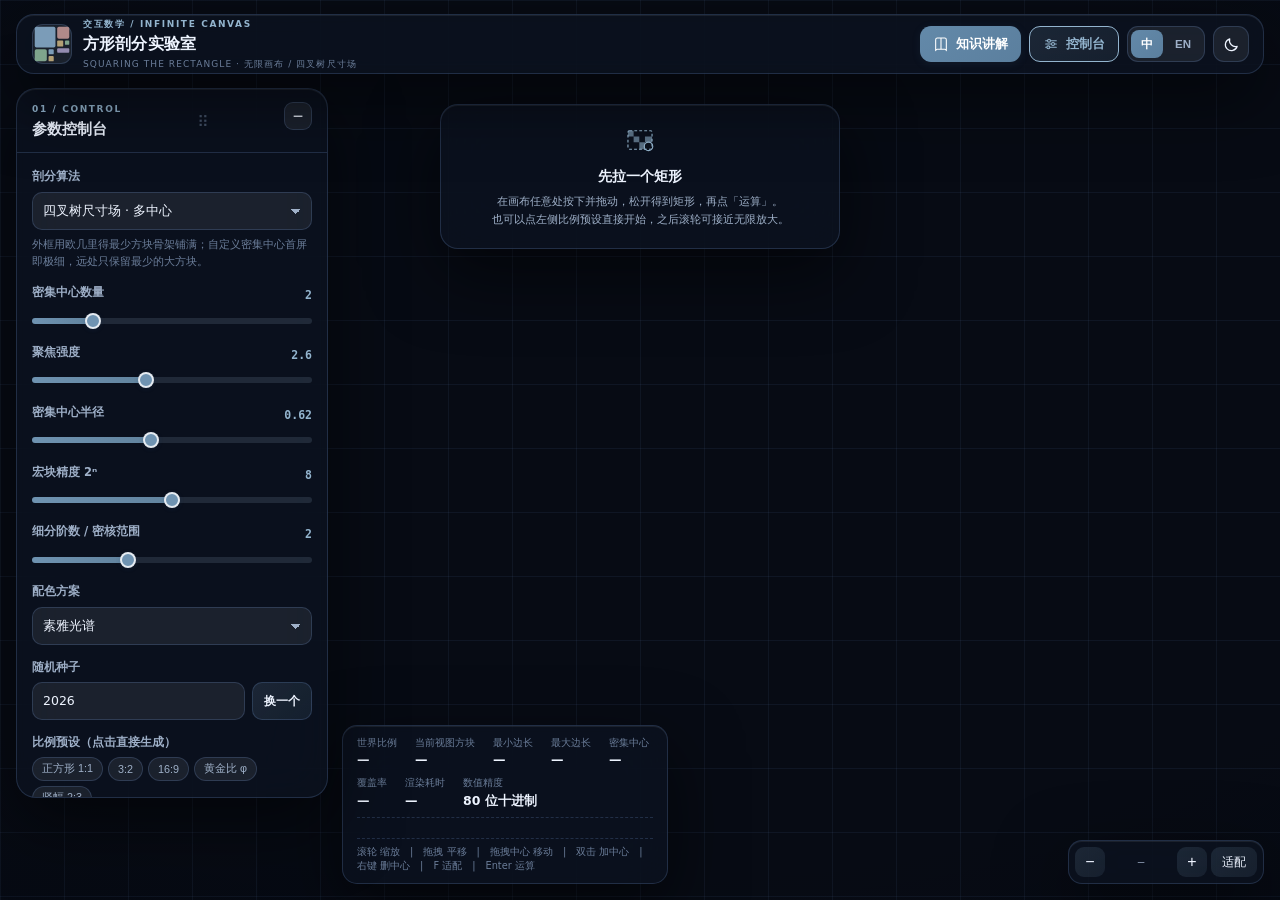
<file: index.html>
<!DOCTYPE html>
<html lang="zh-CN" data-theme="dark">
<head>
  <meta charset="UTF-8">
  <meta name="viewport" content="width=device-width, initial-scale=1, maximum-scale=1, user-scalable=no">
  <meta name="description" content="方形剖分实验室：全屏无限画布，用四叉树尺寸场把任意矩形剖分成大小悬殊的正方形。">
  <title>方形剖分实验室 · 无限画布</title>
  <meta name="theme-color" content="#0d1522">
  <meta name="apple-mobile-web-app-capable" content="yes">
  <meta name="apple-mobile-web-app-status-bar-style" content="black-translucent">
  <link rel="manifest" href="manifest.webmanifest">
  <link rel="icon" type="image/png" href="icons/icon-192.png">
  <link rel="apple-touch-icon" href="icons/icon-192.png">
  <link rel="stylesheet" href="css/style.css?v=13">
</head>
<body>
  <!-- Full-screen canvas -->
  <canvas id="stage" aria-label="Squared rectangle infinite canvas"></canvas>
  <div class="canvas-vignette" aria-hidden="true"></div>

  <!-- Glass top bar -->
  <header class="topbar glass" id="topbar">
    <div class="brand">
      <div class="mark" aria-hidden="true">
        <svg viewBox="0 0 44 44" width="38" height="38">
          <rect x="2"  y="2"  width="24" height="24" rx="2" fill="var(--mark1)"/>
          <rect x="28" y="2"  width="14" height="14" rx="2" fill="var(--mark2)"/>
          <rect x="28" y="18" width="7"  height="7"  rx="1" fill="var(--mark3)"/>
          <rect x="37" y="18" width="5"  height="5"  rx="1" fill="var(--mark4)"/>
          <rect x="28" y="27" width="14" height="5"  rx="1" fill="var(--mark5)"/>
          <rect x="2"  y="28" width="14" height="14" rx="2" fill="var(--mark4)"/>
          <rect x="18" y="28" width="6"  height="6"  rx="1" fill="var(--mark1)"/>
          <rect x="18" y="36" width="6"  height="6"  rx="1" fill="var(--mark3)"/>
        </svg>
      </div>
      <div class="brand-text">
        <span class="eyebrow" data-i18n="brandTag"></span>
        <h1 data-i18n="siteTitle"></h1>
        <span class="brand-sub" data-i18n="siteSubtitle"></span>
      </div>
    </div>
    <div class="top-tools">
      <button type="button" id="btnKnowledge" class="tool-btn grad" data-i18n-title="btnKnowledge">
        <svg viewBox="0 0 24 24" width="16" height="16" aria-hidden="true"><path d="M4 5.5A2.5 2.5 0 0 1 6.5 3H12v17H6.5A2.5 2.5 0 0 0 4 22V5.5Zm16 0A2.5 2.5 0 0 0 17.5 3H12v17h5.5A2.5 2.5 0 0 1 20 22V5.5Z" fill="none" stroke="currentColor" stroke-width="1.6" stroke-linejoin="round"/></svg>
        <span data-i18n="btnKnowledge"></span>
      </button>
      <button type="button" id="btnConsole" class="tool-btn is-active" data-i18n-title="btnConsole">
        <svg viewBox="0 0 24 24" width="16" height="16" aria-hidden="true"><path d="M4 7h16M4 12h16M4 17h16" stroke="currentColor" stroke-width="1.6" stroke-linecap="round"/><circle cx="9" cy="7" r="2.2" fill="var(--glass)" stroke="currentColor" stroke-width="1.6"/><circle cx="15" cy="12" r="2.2" fill="var(--glass)" stroke="currentColor" stroke-width="1.6"/><circle cx="8" cy="17" r="2.2" fill="var(--glass)" stroke="currentColor" stroke-width="1.6"/></svg>
        <span data-i18n="btnConsole"></span>
      </button>
      <button type="button" id="btnInstall" class="tool-btn" hidden data-i18n-title="installApp" aria-label="Install app">
        <svg viewBox="0 0 24 24" width="16" height="16" aria-hidden="true"><path d="M12 3v11m0 0 4-4m-4 4-4-4M4 17v2.5A1.5 1.5 0 0 0 5.5 21h13a1.5 1.5 0 0 0 1.5-1.5V17" fill="none" stroke="currentColor" stroke-width="1.7" stroke-linecap="round" stroke-linejoin="round"/></svg>
        <span data-i18n="installApp"></span>
      </button>
      <div class="seg" role="group" aria-label="Language">
        <button type="button" id="langZh" class="seg-btn is-active">中</button>
        <button type="button" id="langEn" class="seg-btn">EN</button>
      </div>
      <button type="button" id="themeToggle" class="icon-btn" data-i18n-title="themeToggle" data-i18n-aria="themeToggle" aria-label="Toggle theme">
        <svg class="i-moon" viewBox="0 0 24 24" width="17" height="17" aria-hidden="true"><path d="M20 14.5A8.5 8.5 0 0 1 9.5 4a8.5 8.5 0 1 0 10.5 10.5Z" fill="none" stroke="currentColor" stroke-width="1.7" stroke-linejoin="round"/></svg>
        <svg class="i-sun" viewBox="0 0 24 24" width="17" height="17" aria-hidden="true"><circle cx="12" cy="12" r="4" fill="none" stroke="currentColor" stroke-width="1.7"/><path d="M12 2v2m0 16v2M2 12h2m16 0h2M4.9 4.9l1.4 1.4m11.4 11.4 1.4 1.4M19.1 4.9l-1.4 1.4M6.3 17.7l-1.4 1.4" stroke="currentColor" stroke-width="1.7" stroke-linecap="round"/></svg>
      </button>
    </div>
  </header>

  <!-- Control panel: glass popover, collapsible to the top bar -->
  <aside class="console glass" id="console">
    <div class="console-head">
      <div>
        <span class="eyebrow" data-i18n="consoleTag"></span>
        <h2 data-i18n="consoleTitle"></h2>
      </div>
      <span class="drag-hint" aria-hidden="true" title="Drag to move">⠿</span>
      <button type="button" id="consoleCollapse" class="mini-icon" data-i18n-title="collapse" aria-label="Collapse">−</button>
    </div>

    <div class="console-body">
      <div class="field">
        <label for="algoMode" data-i18n="algoLabel"></label>
        <select id="algoMode">
          <option value="quad" data-i18n="algoQuad"></option>
          <option value="euclid" data-i18n="algoEuclid"></option>
          <option value="network" data-i18n="algoNetwork"></option>
          <option value="perfect" data-i18n="algoPerfect"></option>
        </select>
        <p class="hint-line" id="algoHint" data-i18n="algoHintQuad"></p>
      </div>

      <div class="field" id="perfectPickField" hidden>
        <label class="check"><input type="checkbox" id="matchRatio" checked><span data-i18n="matchRatioLabel"></span></label>
        <label for="perfectPick" data-i18n="perfectPickLabel"></label>
        <select id="perfectPick"></select>
        <p class="hint-line" id="perfectNote"></p>
      </div>
      <div class="field" id="perfectLevelField" hidden>
        <div class="field-row"><label for="perfectLevel" data-i18n="perfectLevelLabel"></label><output id="perfectLevelVal">0</output></div>
        <input type="range" id="perfectLevel" min="0" max="3" step="1" value="0">
        <p class="hint-line" id="perfectLevelHint" data-i18n="perfectLevelHint"></p>
      </div>

      <div class="field" id="customRectField" hidden>
        <span class="group-label" data-i18n="customRectLabel"></span>
        <div class="size-row">
          <label class="size-cell"><span data-i18n="sizeW"></span><input type="number" id="customW" min="2" max="384" step="1" value="33" inputmode="numeric"></label>
          <span class="size-times">×</span>
          <label class="size-cell"><span data-i18n="sizeH"></span><input type="number" id="customH" min="2" max="384" step="1" value="32" inputmode="numeric"></label>
        </div>
        <div class="btn-row" style="margin-top:7px">
          <button type="button" id="btnPerfectSearch" class="btn grad" data-i18n="btnPerfectSearch"></button>
          <button type="button" id="btnPerfectRandom" class="btn" data-i18n="btnPerfectRandom"></button>
        </div>
        <p class="hint-line" id="perfectSearchNote" data-i18n="perfectSearchHint"></p>
      </div>

      <div class="field" id="perfectFamilyField" hidden>
        <div class="field-row"><label for="chainLevel" data-i18n="chainLevelLabel"></label><output id="chainLevelVal">0</output></div>
        <input type="range" id="chainLevel" min="0" max="6" step="1" value="0">
        <div class="field-row"><label for="scaleK" data-i18n="scaleKLabel"></label><output id="scaleKVal">1</output></div>
        <input type="range" id="scaleK" min="1" max="24" step="1" value="1">
        <p class="hint-line" id="chainNote" data-i18n="chainHint"></p>
      </div>

      <div class="field" id="perfectSolutionsField" hidden>
        <label for="perfectSolutions" data-i18n="perfectSolutionsLabel"></label>
        <select id="perfectSolutions"></select>
        <p class="hint-line" id="solutionNote"></p>
      </div>

      <div class="field" data-pmode-hide>
        <div class="field-row"><label for="centers" data-i18n="centersLabel"></label><output id="centersVal">2</output></div>
        <input type="range" id="centers" min="1" max="6" step="1" value="2">
      </div>
      <div class="field" data-pmode-hide>
        <div class="field-row"><label for="power" data-i18n="powerLabel"></label><output id="powerVal">2.6</output></div>
        <input type="range" id="power" min="1" max="5" step="0.1" value="2.6">
      </div>
      <div class="field" data-pmode-hide>
        <div class="field-row"><label for="radius" data-i18n="radiusLabel"></label><output id="radiusVal">0.62</output></div>
        <input type="range" id="radius" min="0.2" max="1.2" step="0.02" value="0.62">
      </div>
      <div class="field" data-pmode-hide>
        <div class="field-row"><label for="detail" data-i18n="detailLabel"></label><output id="detailVal">8</output></div>
        <input type="range" id="detail" min="5" max="11" step="1" value="8">
      </div>

      <div class="field" data-pmode-hide>
        <div class="field-row"><label for="order" data-i18n="orderLabel"></label><output id="orderVal">2</output></div>
        <input type="range" id="order" min="0" max="6" step="1" value="2">
      </div>

      <div class="field">
        <label for="palette" data-i18n="paletteLabel"></label>
        <select id="palette">
          <option value="spectrum" data-i18n="palSpectrum"></option>
          <option value="sky" data-i18n="palSky"></option>
          <option value="warm" data-i18n="palWarm"></option>
          <option value="mono" data-i18n="palMono"></option>
        </select>
      </div>

      <div class="field">
        <label for="seed" data-i18n="seedLabel"></label>
        <div class="seed-row">
          <input type="number" id="seed" value="2026" min="1" max="2147483646" step="1" inputmode="numeric" autocomplete="off">
          <button type="button" id="reseed" class="mini-btn" data-i18n="reseed"></button>
        </div>
      </div>

      <div class="field" data-pmode-hide>
        <span class="group-label" data-i18n="ratioLabel"></span>
        <div class="chips" id="ratioChips">
          <button type="button" data-ratio="1" data-i18n="ratioSquare"></button>
          <button type="button" data-ratio="1.5" data-i18n="ratio32"></button>
          <button type="button" data-ratio="1.7778" data-i18n="ratio169"></button>
          <button type="button" data-ratio="1.618" data-i18n="ratioGolden"></button>
          <button type="button" data-ratio="0.6667" data-i18n="ratioPortrait"></button>
        </div>
      </div>

      <div class="field">
        <span class="group-label" data-i18n="optionsLabel"></span>
        <div class="checks">
          <label class="check"><input type="checkbox" id="showGrid" checked><span data-i18n="optGrid"></span></label>
          <label class="check" data-pmode-hide><input type="checkbox" id="animate" checked><span data-i18n="optAnimate"></span></label>
          <label class="check"><input type="checkbox" id="showLabels"><span data-i18n="optLabels"></span></label>
          <label class="check" data-pmode-hide><input type="checkbox" id="showFoci" checked><span data-i18n="optFoci"></span></label>
        </div>
      </div>

      <div class="actions">
        <button type="button" id="btnCompute" class="btn grad big" data-i18n="btnCompute"></button>
        <div class="btn-row">
          <button type="button" id="btnRedraw" class="btn" data-i18n="btnRedraw"></button>
          <button type="button" id="btnFit" class="btn" data-i18n="btnFit"></button>
        </div>
        <div class="btn-row">
          <button type="button" id="btnRandom" class="btn" data-i18n="btnRandom"></button>
          <button type="button" id="btnExport" class="btn" data-i18n="btnExport"></button>
        </div>
        <button type="button" id="btnClear" class="btn ghost wide" data-i18n="btnClear"></button>
      </div>
      <p class="side-tip" data-i18n="hintInteract"></p>
    </div>
  </aside>

  <!-- Bottom-left stats HUD -->
  <div class="hud glass" id="hud">
    <div class="hud-stats">
      <div class="hud-item"><span data-i18n="statRatio"></span><b id="statRatio">—</b></div>
      <div class="hud-item"><span data-i18n="statBlocks"></span><b id="statBlocks">—</b></div>
      <div class="hud-item"><span data-i18n="statMin"></span><b id="statMin">—</b></div>
      <div class="hud-item"><span data-i18n="statMax"></span><b id="statMax">—</b></div>
      <div class="hud-item"><span data-i18n="statCenters"></span><b id="statCenters">—</b></div>
      <div class="hud-item"><span data-i18n="statCoverage"></span><b id="statCoverage">—</b></div>
      <div class="hud-item"><span data-i18n="statTime"></span><b id="statTime">—</b></div>
      <div class="hud-item"><span data-i18n="statPrecision"></span><b id="statPrecision">—</b></div>
    </div>
    <div class="hud-meta" id="metaLine"></div>
    <div class="keyhelp" id="keyhelp" data-i18n="keyHelp"></div>
  </div>

  <!-- Bottom-right zoom controls -->
  <div class="zoombar glass">
    <button type="button" id="zoomOut" aria-label="Zoom out">−</button>
    <span id="zoomLabel">100%</span>
    <button type="button" id="zoomIn" aria-label="Zoom in">+</button>
    <button type="button" id="zoomFit" class="fit-btn" data-i18n="btnFitShort"></button>
  </div>

  <!-- Initial hint -->
  <div class="stage-hint glass" id="stageHint">
    <div class="hint-icon" aria-hidden="true">
      <svg viewBox="0 0 48 48" width="44" height="44"><rect x="7" y="11" width="34" height="26" rx="2" fill="none" stroke="currentColor" stroke-width="1.6" stroke-dasharray="4 3"/><path d="M7 11h8v8H7zM15 19h8v8h-8zM23 27h8v10h-8zM31 19h10v8H31z" fill="currentColor" opacity=".6"/><circle cx="36" cy="33" r="6" fill="none" stroke="currentColor" stroke-width="1.6"/></svg>
    </div>
    <strong data-i18n="hintTitle"></strong>
    <p data-i18n-html="hintText"></p>
  </div>

  <div class="tooltip glass" id="tooltip" hidden></div>

  <!-- Mathematics explainer (all content collected here) -->
  <div class="modal" id="knowledge" hidden>
    <div class="modal-backdrop" id="modalBackdrop"></div>
    <div class="modal-panel glass" role="dialog" aria-modal="true" aria-labelledby="modalTitle">
      <div class="modal-head">
        <div>
          <span class="eyebrow" data-i18n="scienceNo"></span>
          <h2 id="modalTitle" data-i18n="scienceTitle"></h2>
          <p data-i18n="scienceLead"></p>
        </div>
        <button type="button" id="modalClose" class="mini-icon big" aria-label="Close">×</button>
      </div>
      <div class="modal-scroll essay-scroll">
        <iframe id="essayFrame" title="Squaring the rectangle - mathematical notes" src="about:blank"></iframe>
      </div>
    </div>
  </div>

  <div class="toast" id="toast" role="status" aria-live="polite"></div>

  <script src="js/i18n.js?v=13"></script>
  <script src="js/bigdec.js?v=13"></script>
  <script src="js/vendor/fraction.min.js?v=13"></script>
  <script src="js/vendor/decimal.min.js?v=13"></script>
  <script src="js/perfect-catalog.js?v=13"></script>
  <script src="js/perfect-data.js?v=13"></script>
  <script src="js/perfect-match.js?v=13"></script>
  <script src="js/squaring.js?v=13"></script>
  <script src="js/wasm-module.js?v=13"></script>
  <script src="js/wasm-engine.js?v=13"></script>
  <script src="js/perfect-solver.js?v=13"></script>
  <script src="js/app.js?v=13"></script>
</body>
</html>
</file>
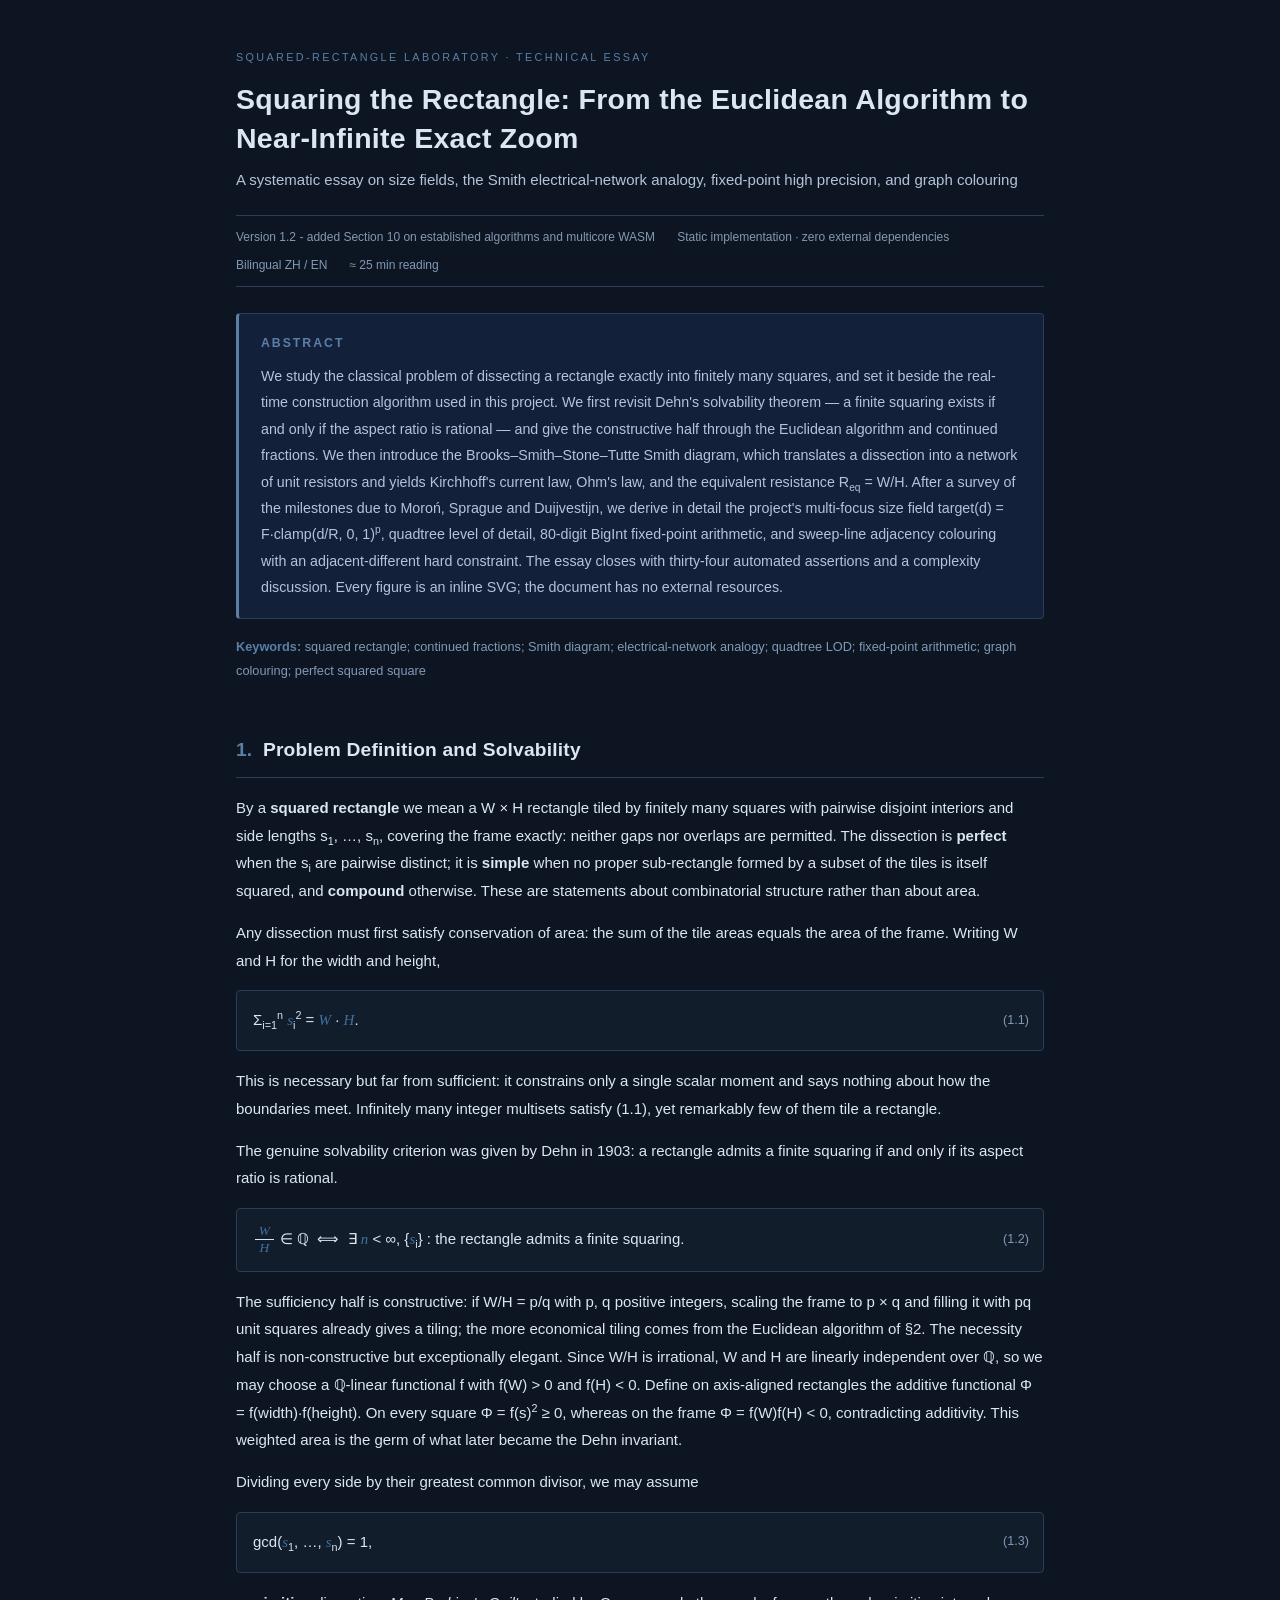
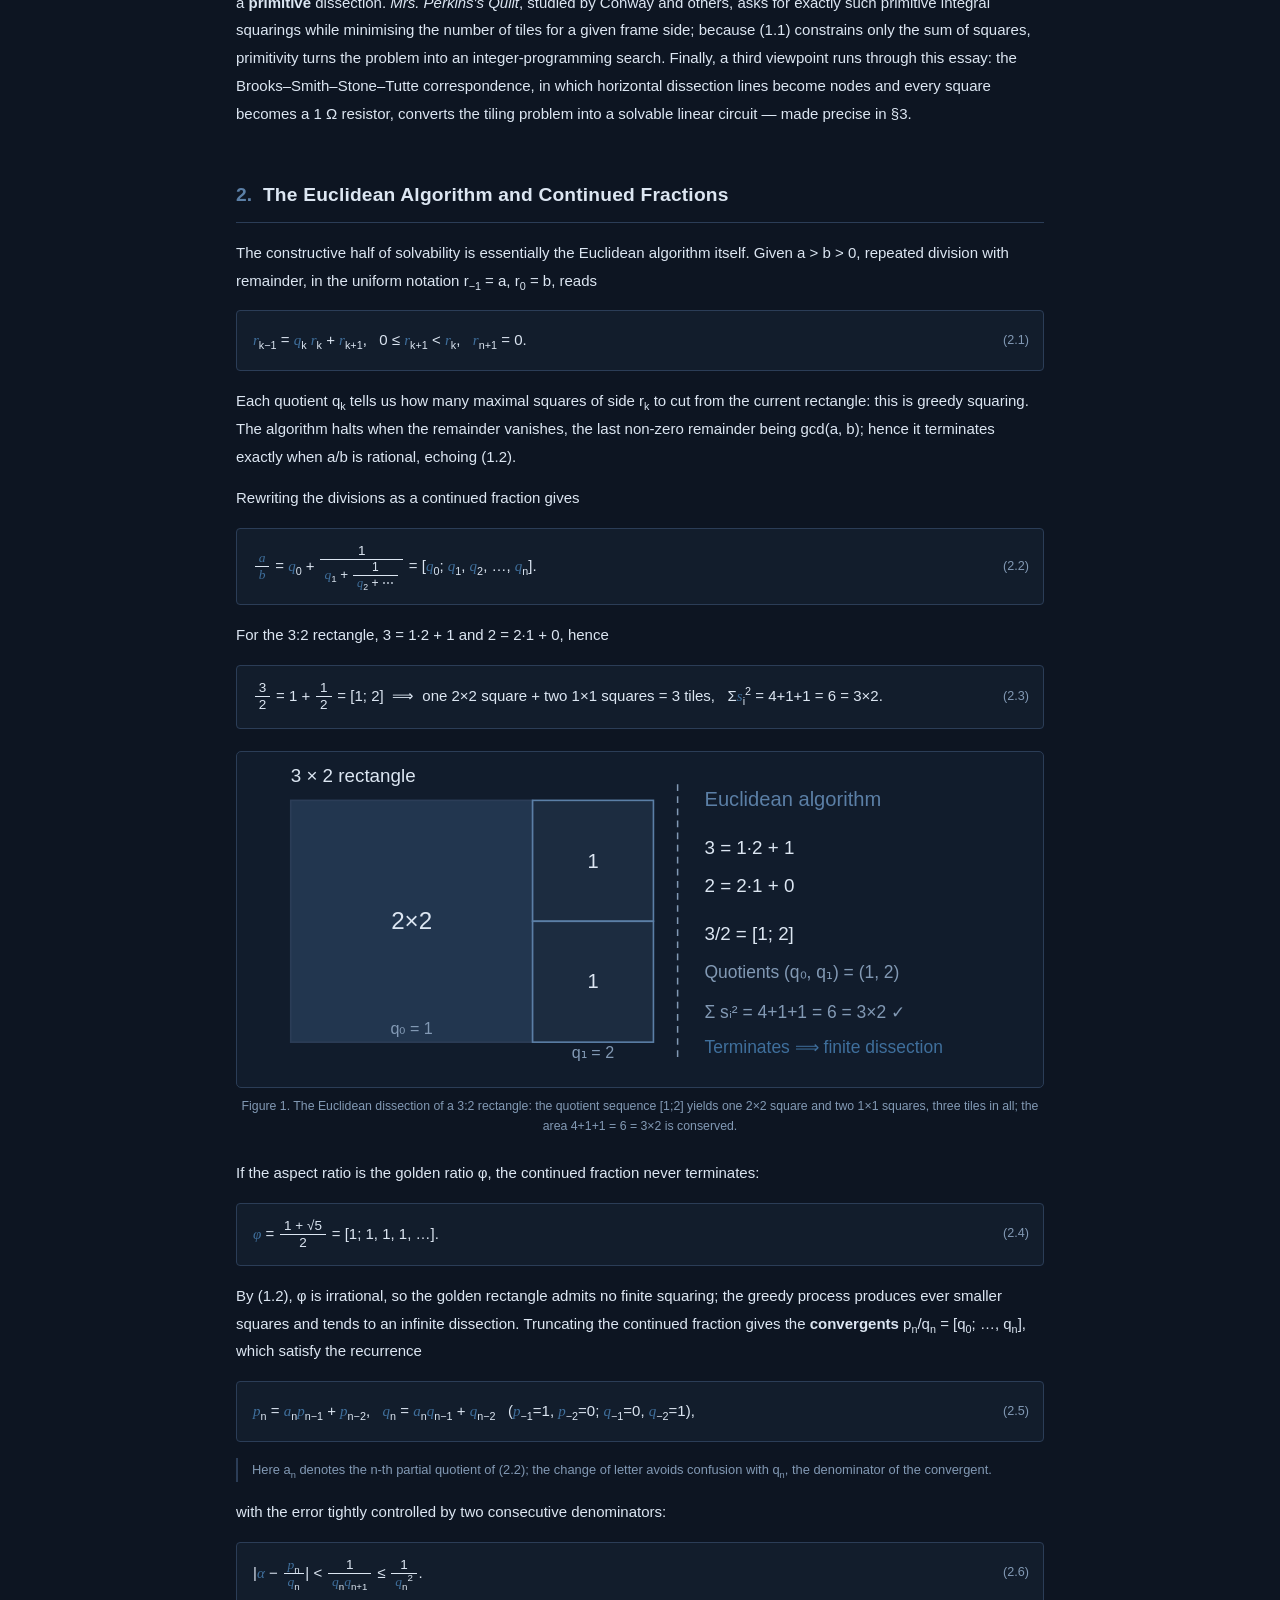
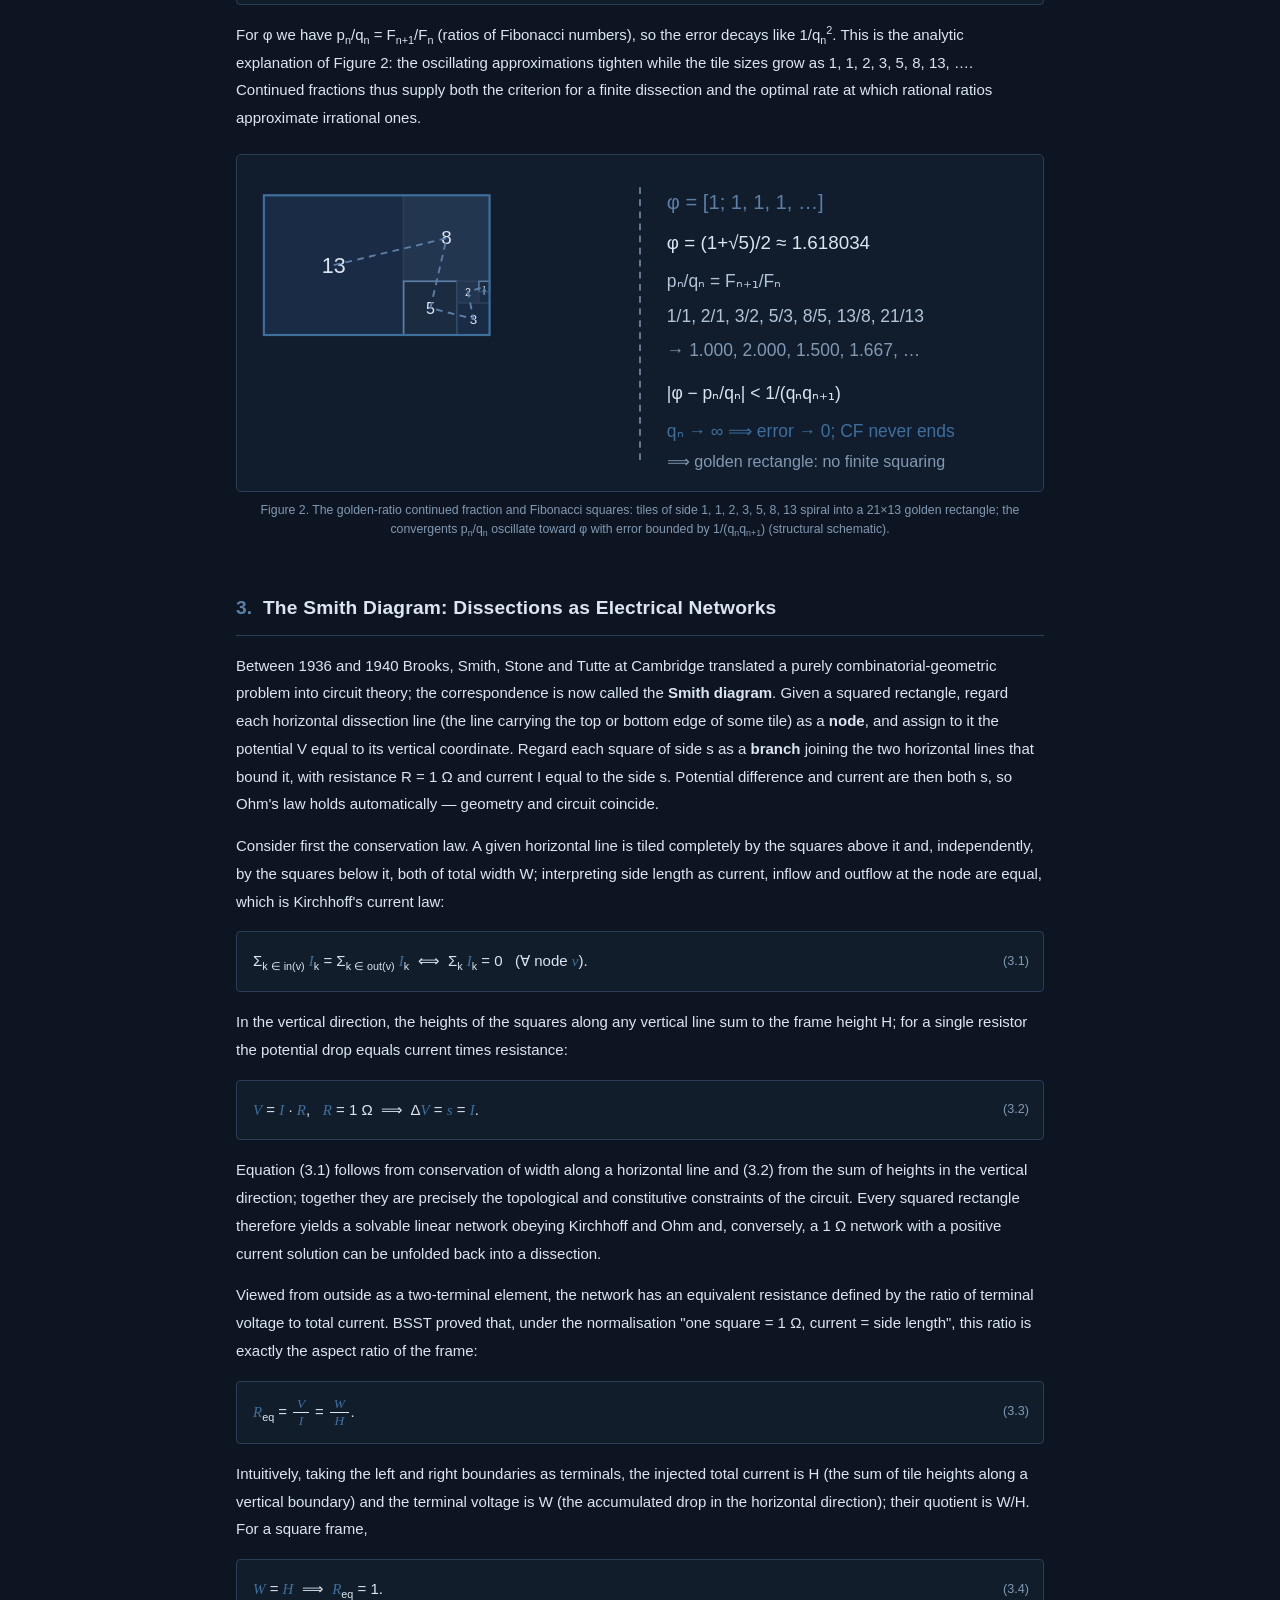
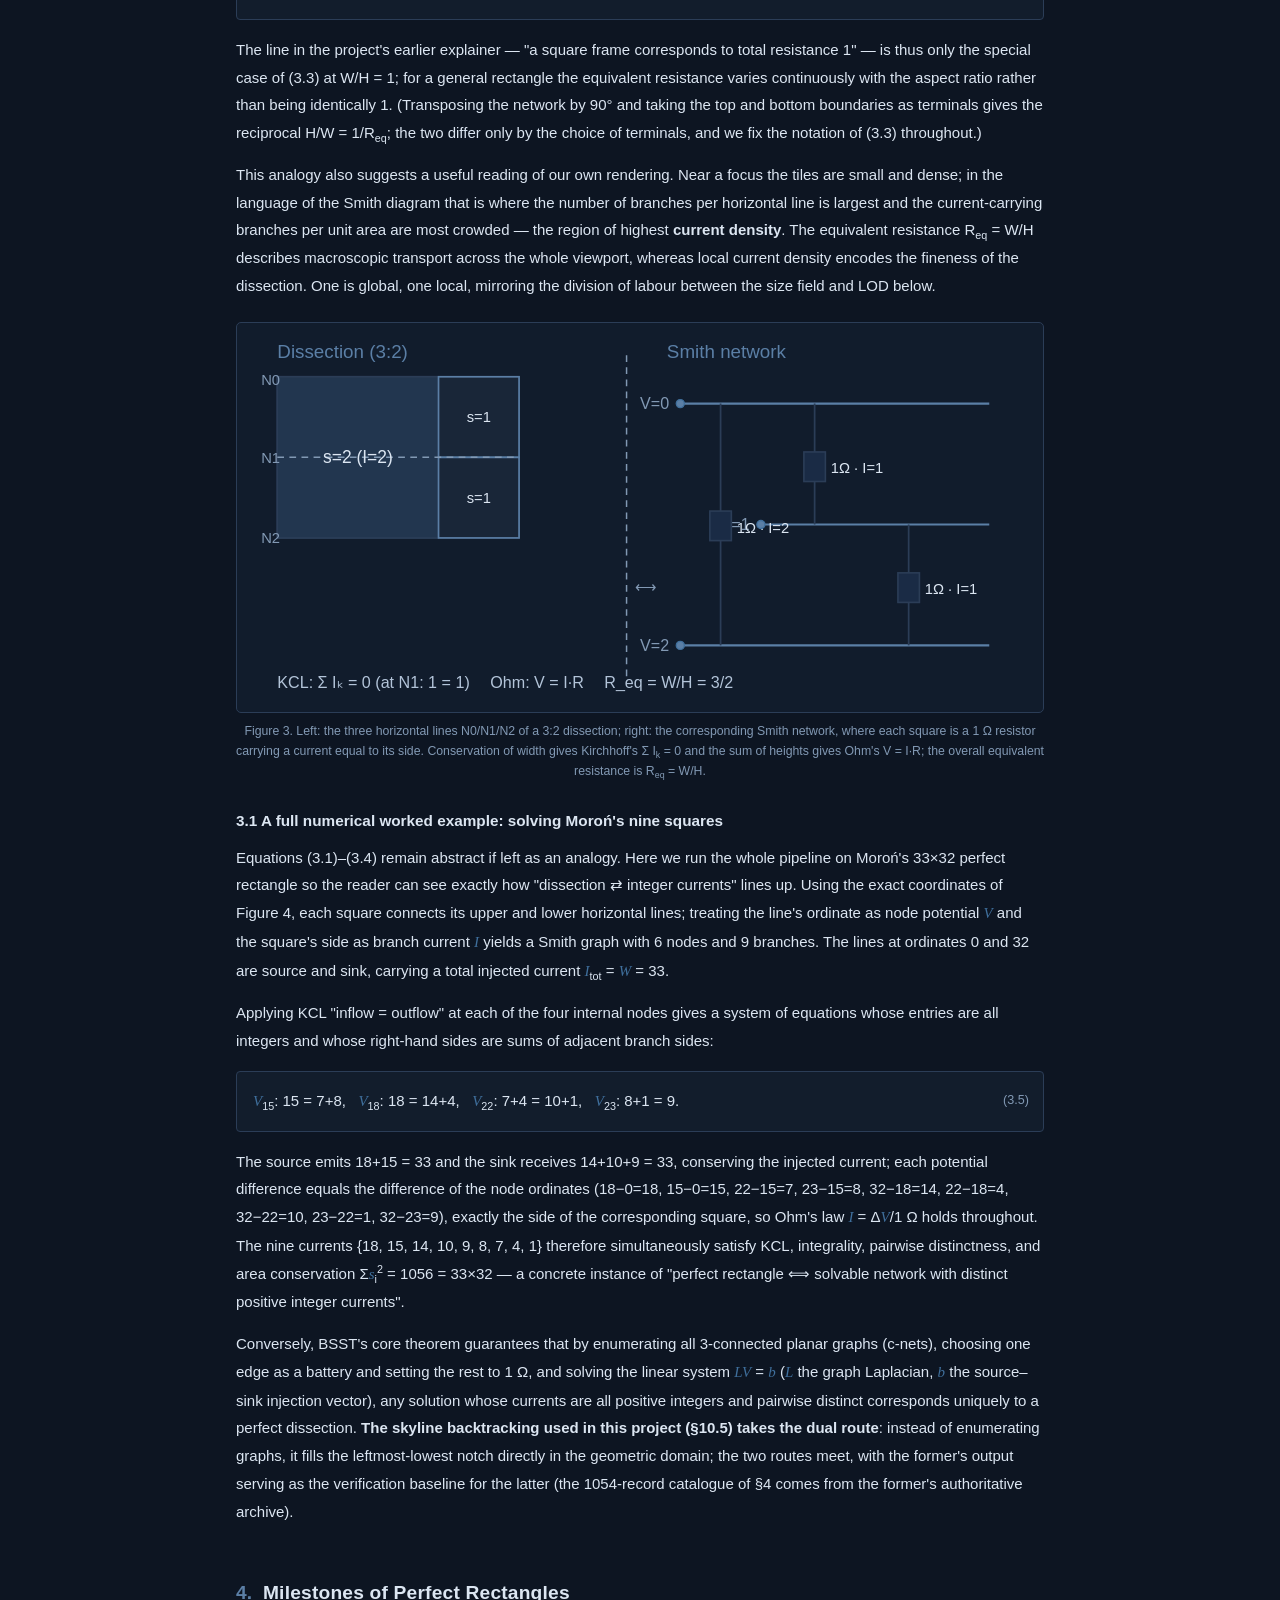
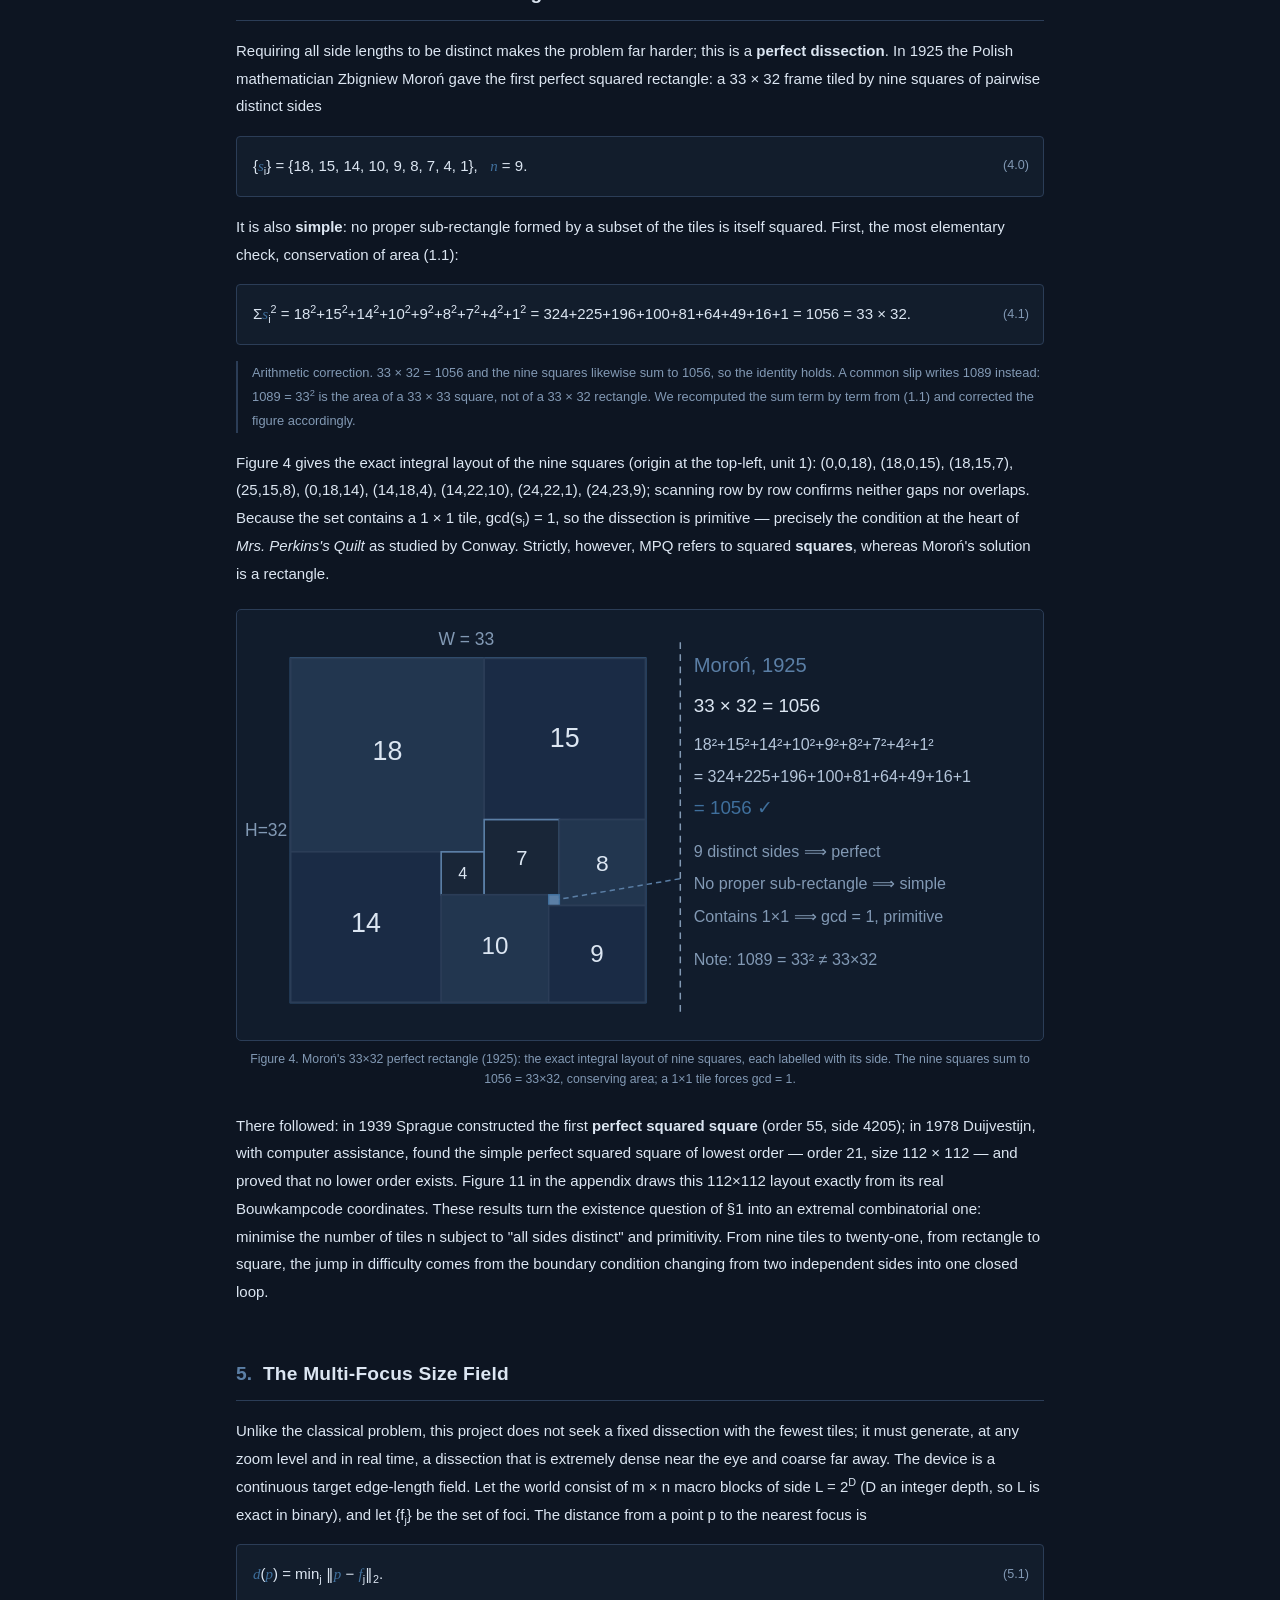
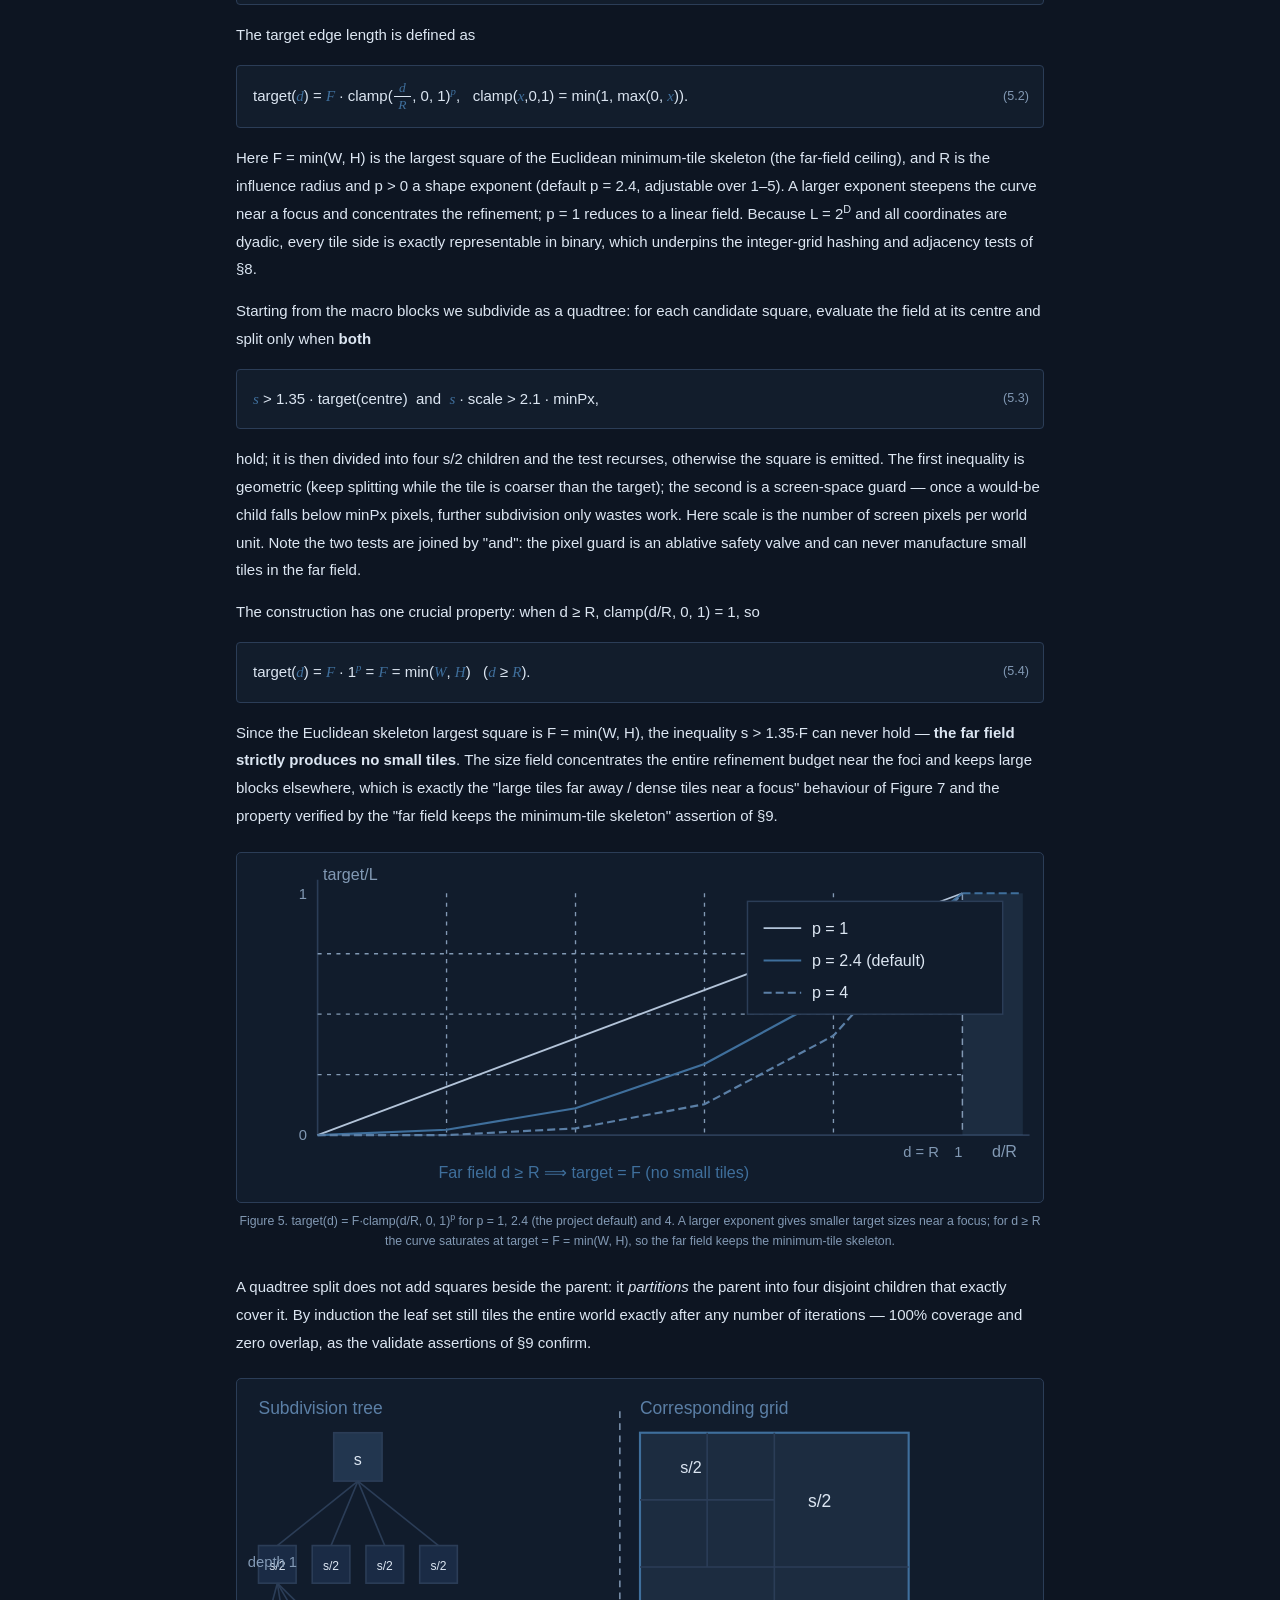
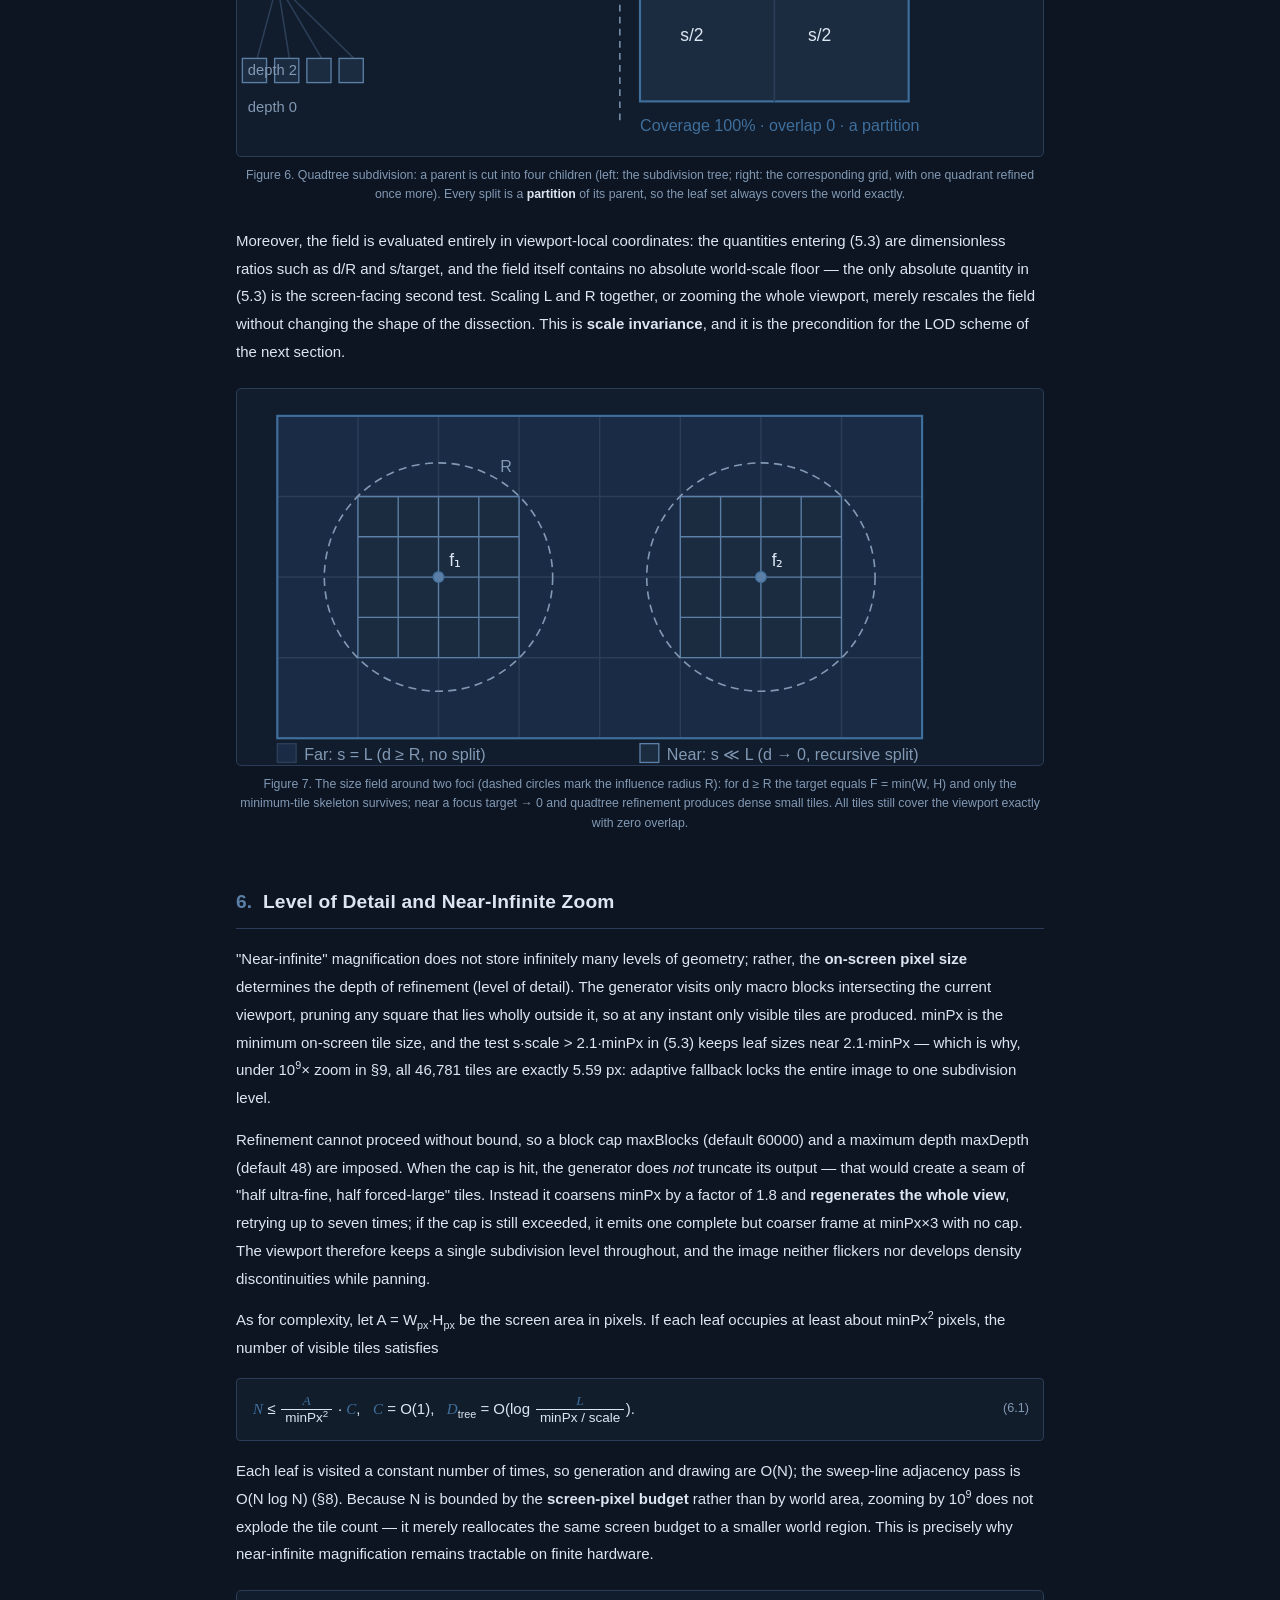
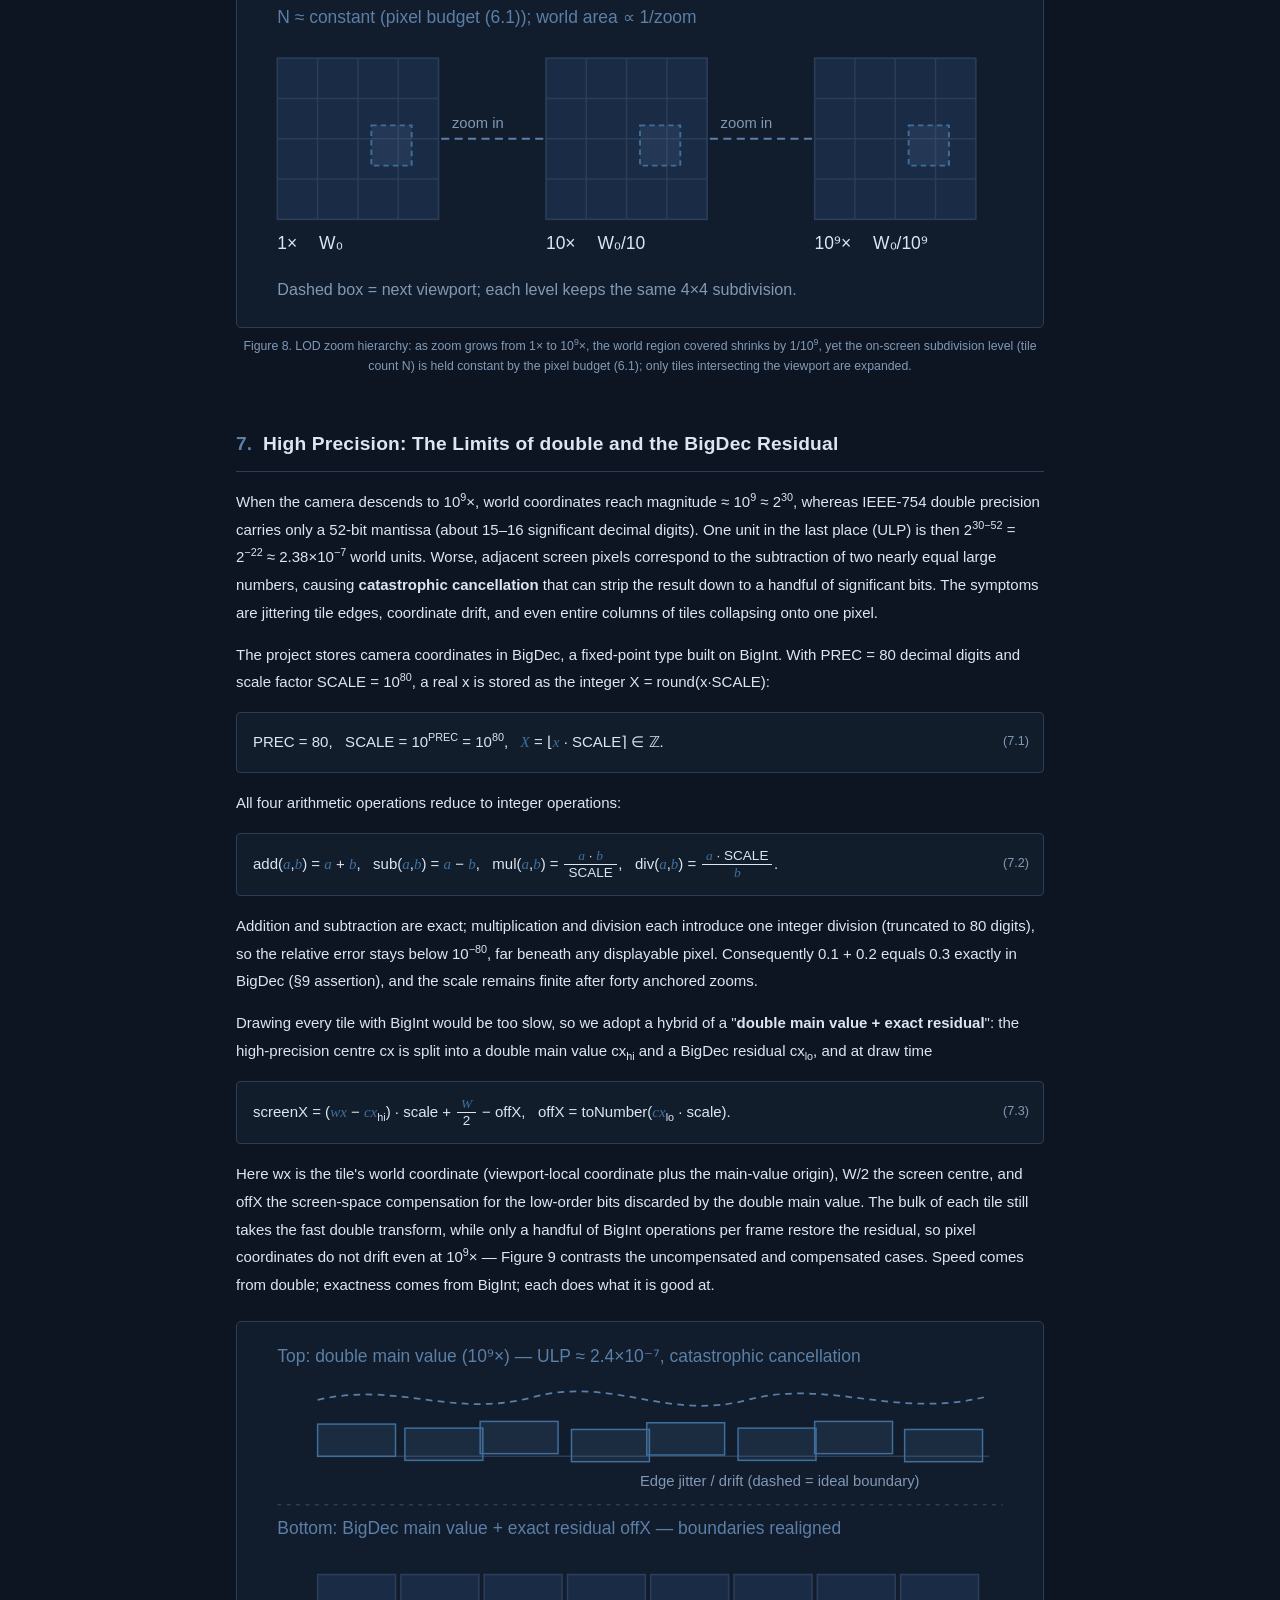
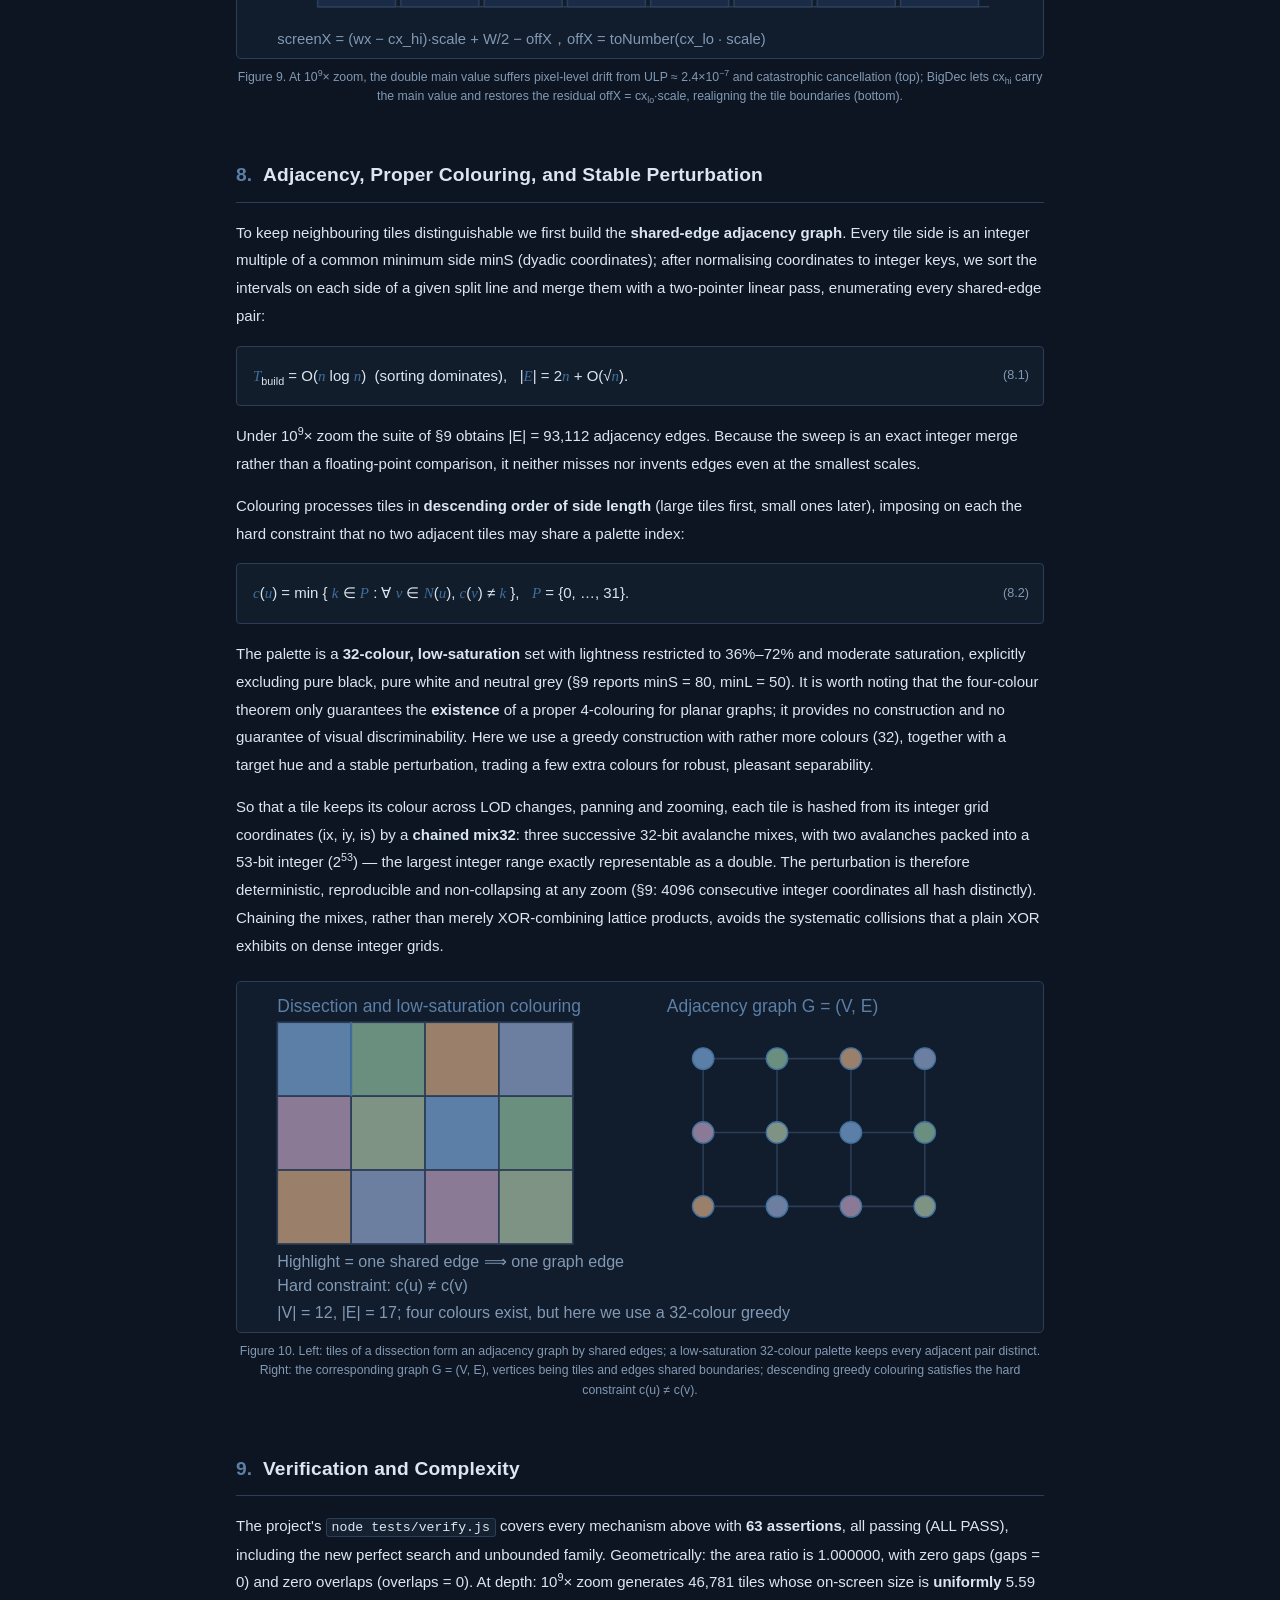
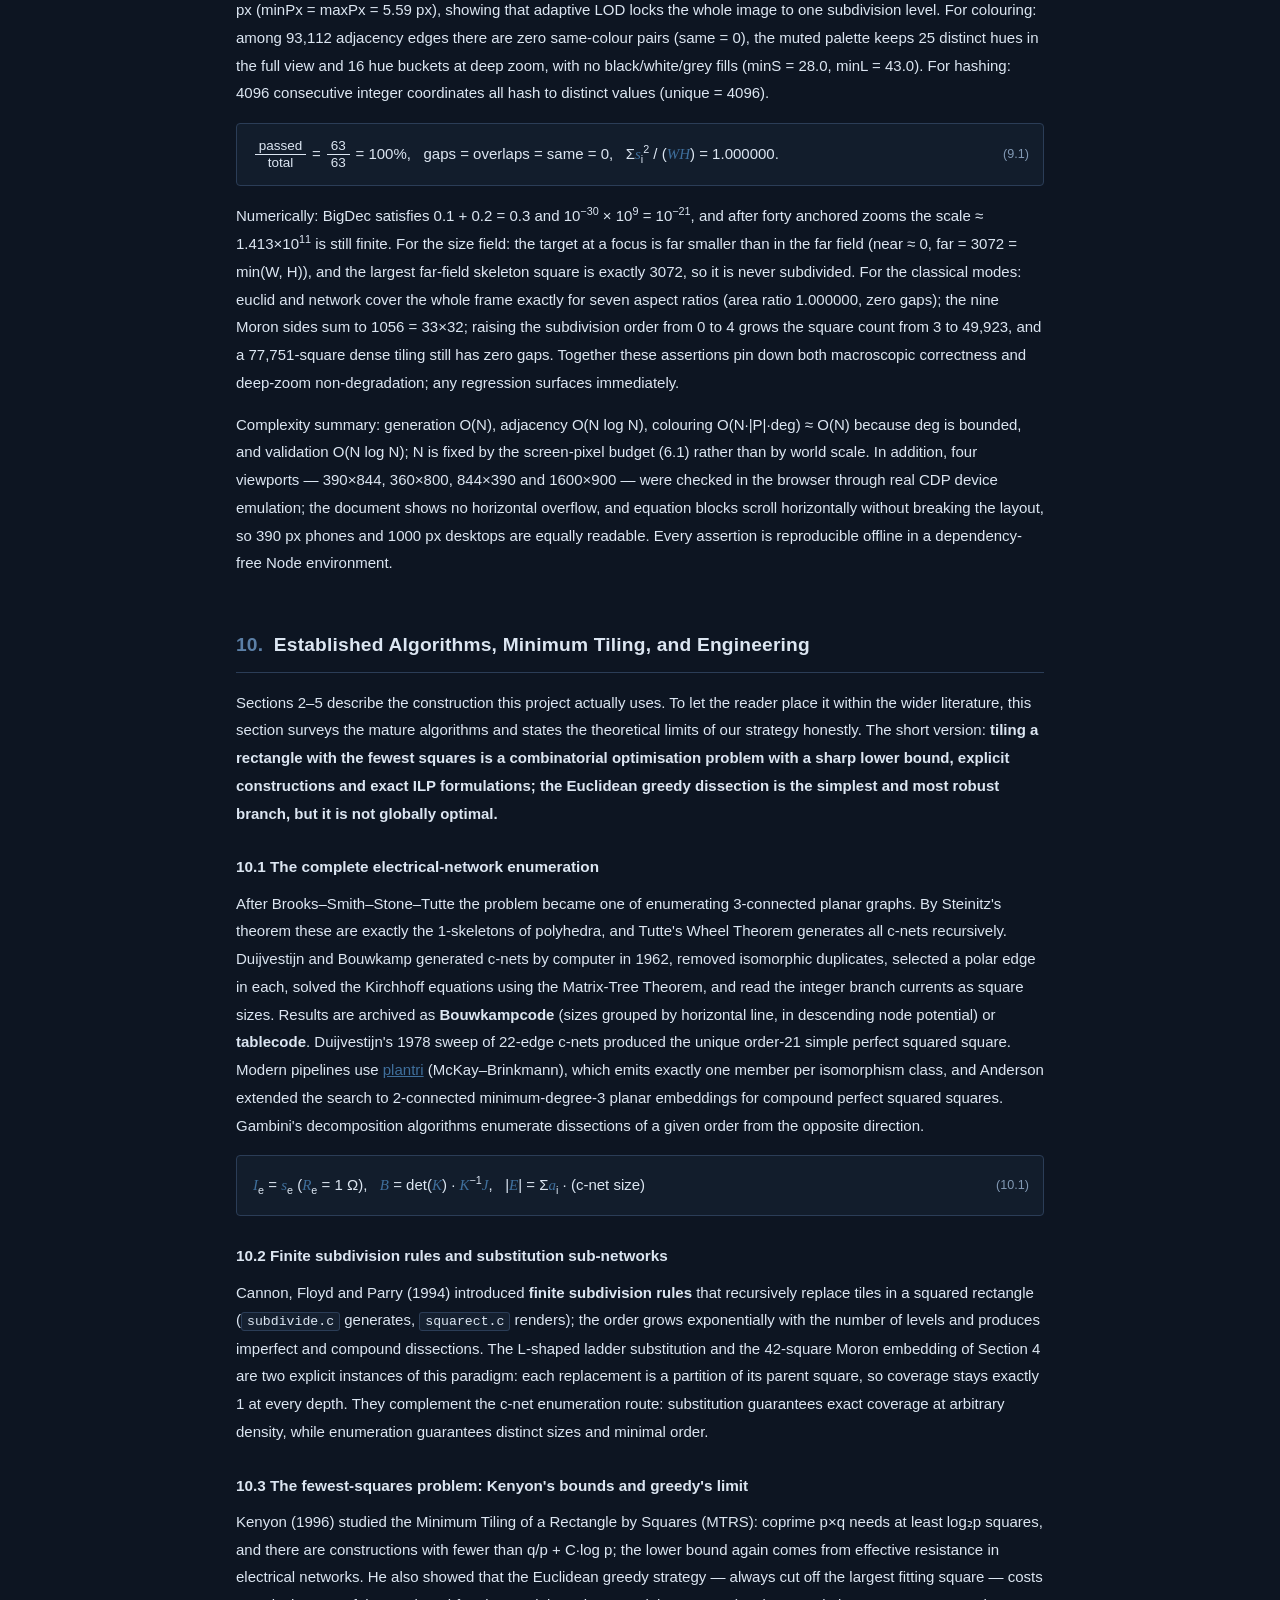
<file: essay.en.html>
<!DOCTYPE html>
<html lang="en" data-theme="dark">
<head>
<meta charset="utf-8">
<meta name="viewport" content="width=device-width, initial-scale=1">
<title>Squaring the Rectangle: From the Euclidean Algorithm to Near-Infinite Exact Zoom</title>
<script>
/* Theme boot: the parent embeds this file as essay.en.html?theme=dark|light. */
(function () {
  var q = new URLSearchParams(window.location.search).get('theme');
  document.documentElement.setAttribute('data-theme', q === 'light' ? 'light' : 'dark');
})();
</script>
<style>
*{box-sizing:border-box}
html{-webkit-text-size-adjust:100%}
:root,[data-theme="dark"]{
  --bg:#0d1522; --bg-soft:#111c2c; --panel:#13203a; --frame:#0b1220;
  --ink:#dce6f2; --ink-soft:#b3c4d9; --muted:#8299b4; --line:#2b3d57;
  --accent:#5b7fa6; --accent-2:#3f6f9c; --accent-soft:rgba(91,127,166,.16);
  --fill:#1a2b45; --fill-2:#22364f;
  --eq-bg:rgba(91,127,166,.07); --code-bg:rgba(91,127,166,.10);
  --hair:rgba(220,230,242,.16);
  --c1:#5b7fa6; --c2:#6b8f7e; --c3:#9a7f6a; --c4:#6d7fa0; --c5:#8a7a96; --c6:#7f9384;
}
[data-theme="light"]{
  --bg:#f7f9fc; --bg-soft:#eef3f9; --panel:#ffffff; --frame:#ffffff;
  --ink:#1c2a40; --ink-soft:#3d4e67; --muted:#5d6f88; --line:#cbd6e4;
  --accent:#3f6f9c; --accent-2:#5b7fa6; --accent-soft:rgba(63,111,156,.12);
  --fill:#e4edf7; --fill-2:#d6e3f1;
  --eq-bg:rgba(63,111,156,.05); --code-bg:rgba(63,111,156,.08);
  --hair:rgba(28,42,64,.16);
  --c1:#3f6f9c; --c2:#5c8470; --c3:#a07f63; --c4:#5a6f96; --c5:#7d6b8c; --c6:#668574;
}
body{
  margin:0; background:var(--bg); color:var(--ink);
  font-family:"Segoe UI","Noto Sans CJK SC","PingFang SC","Microsoft YaHei",-apple-system,BlinkMacSystemFont,Roboto,Helvetica,Arial,sans-serif;
  font-size:15px; line-height:1.85;
}
.paper{max-width:860px;margin:0 auto;padding:48px 26px 80px}
a{color:var(--accent-2)}
strong{font-weight:650;color:var(--ink)}
p{margin:0 0 14px}
.eyebrow{font-size:.72em;letter-spacing:.22em;text-transform:uppercase;color:var(--accent);margin:0 0 12px}
h1{font-size:1.9em;line-height:1.36;font-weight:650;letter-spacing:.01em;margin:0 0 10px}
.subtitle{color:var(--ink-soft);font-size:1em;margin:0 0 22px;line-height:1.7}
.meta{font-size:.8em;color:var(--muted);border-top:1px solid var(--line);border-bottom:1px solid var(--line);padding:10px 0;margin:0 0 26px;display:flex;flex-wrap:wrap;gap:6px 22px}
.abstract{background:var(--panel);border:1px solid var(--line);border-left:3px solid var(--accent);border-radius:4px;padding:18px 22px;margin:0 0 16px}
.abstract h3{margin:0 0 8px;font-size:.82em;letter-spacing:.16em;text-transform:uppercase;font-weight:600;color:var(--accent)}
.abstract p{margin:0;color:var(--ink-soft);font-size:.95em}
.keywords{font-size:.85em;color:var(--muted);margin:0 0 4px}
.keywords b{color:var(--accent)}
section{margin:44px 0 0;padding-top:6px}
h2{font-size:1.28em;font-weight:650;margin:0 0 16px;padding-bottom:9px;border-bottom:1px solid var(--line);letter-spacing:.01em}
h2 .num{color:var(--accent);font-variant-numeric:tabular-nums;margin-right:.55em}
h3{font-size:1.02em;margin:26px 0 8px;font-weight:600}
.eq{
  position:relative;background:var(--eq-bg);border:1px solid var(--line);border-radius:4px;
  padding:14px 74px 14px 16px;margin:16px 0;line-height:2.05;overflow-x:auto;
}
.eqn{position:absolute;right:14px;top:50%;transform:translateY(-50%);color:var(--muted);font-size:.84em;font-variant-numeric:tabular-nums;white-space:nowrap}
.frac{display:inline-block;vertical-align:middle;text-align:center;font-size:.9em;line-height:1.2;margin:0 .12em}
.frac>i{display:block;font-style:normal;padding:0 .3em;border-bottom:1px solid var(--ink)}
.frac>b{display:block;font-weight:normal;padding:0 .3em}
var{font-style:italic;color:var(--accent-2);font-family:Georgia,"Times New Roman",serif}
sup,sub{font-size:.72em;line-height:0}
code{font-family:"SFMono-Regular",Consolas,"Liberation Mono",Menlo,monospace;font-size:.88em;background:var(--code-bg);color:var(--ink);padding:1px 5px;border-radius:3px;border:1px solid var(--line)}
figure{margin:22px 0;padding:0}
figure svg{display:block;width:100%;height:auto;background:var(--bg-soft);border:1px solid var(--line);border-radius:5px}
figcaption{font-size:.82em;color:var(--muted);text-align:center;margin:9px 0 0;line-height:1.6}
svg text{font-family:"Segoe UI","PingFang SC","Microsoft YaHei",Arial,sans-serif}
.note{font-size:.86em;color:var(--muted);border-left:2px solid var(--line);padding-left:14px;margin:16px 0}
.tag{display:inline-block;font-size:.74em;color:var(--accent);border:1px solid var(--line);border-radius:20px;padding:1px 9px;margin:0 4px 4px 0}
table{width:100%;border-collapse:collapse;margin:18px 0;font-size:.88em}
caption{caption-side:top;text-align:left;color:var(--muted);font-size:.84em;margin-bottom:8px}
th,td{border:1px solid var(--line);padding:8px 11px;text-align:left;vertical-align:top;line-height:1.65}
th{background:var(--bg-soft);color:var(--accent);font-weight:600;white-space:nowrap}
td code{white-space:nowrap}
ol.refs{list-style:none;counter-reset:r;padding:0;margin:0}
ol.refs li{position:relative;padding:8px 0 8px 42px;border-bottom:1px dashed var(--hair);font-size:.9em;color:var(--ink-soft);line-height:1.7}
ol.refs li::before{counter-increment:r;content:"[" counter(r) "]";position:absolute;left:0;top:8px;color:var(--accent);font-variant-numeric:tabular-nums;font-size:.88em}
.ref-j{font-style:italic;color:var(--ink)}
.foot{margin-top:44px;padding-top:16px;border-top:1px solid var(--line);font-size:.8em;color:var(--muted);text-align:center}
@media (max-width:600px){
  body{font-size:14px}
  .paper{padding:30px 16px 56px}
  h1{font-size:1.5em}
  h2{font-size:1.15em}
  .eq{padding:12px 58px 12px 12px;font-size:.97em}
  .eqn{right:9px;font-size:.78em}
  table{font-size:.8em}
  th,td{padding:6px 7px}
}
</style>
</head>
<body>
<article class="paper">

<header>
  <p class="eyebrow">Squared-Rectangle Laboratory · Technical Essay</p>
  <h1>Squaring the Rectangle: From the Euclidean Algorithm to Near-Infinite Exact Zoom</h1>
  <p class="subtitle">A systematic essay on size fields, the Smith electrical-network analogy, fixed-point high precision, and graph colouring</p>
  <div class="meta">
    <span>Version 1.2 - added Section 10 on established algorithms and multicore WASM</span><span>Static implementation · zero external dependencies</span><span>Bilingual ZH / EN</span><span>≈ 25 min reading</span>
  </div>
  <div class="abstract">
    <h3>Abstract</h3>
    <p>We study the classical problem of dissecting a rectangle exactly into finitely many squares, and set it beside the real-time construction algorithm used in this project. We first revisit Dehn's solvability theorem — a finite squaring exists if and only if the aspect ratio is rational — and give the constructive half through the Euclidean algorithm and continued fractions. We then introduce the Brooks–Smith–Stone–Tutte Smith diagram, which translates a dissection into a network of unit resistors and yields Kirchhoff's current law, Ohm's law, and the equivalent resistance R<sub>eq</sub> = W/H. After a survey of the milestones due to Moroń, Sprague and Duijvestijn, we derive in detail the project's multi-focus size field target(d) = F·clamp(d/R, 0, 1)<sup>p</sup>, quadtree level of detail, 80-digit BigInt fixed-point arithmetic, and sweep-line adjacency colouring with an adjacent-different hard constraint. The essay closes with thirty-four automated assertions and a complexity discussion. Every figure is an inline SVG; the document has no external resources.</p>
  </div>
  <p class="keywords"><b>Keywords:</b> squared rectangle; continued fractions; Smith diagram; electrical-network analogy; quadtree LOD; fixed-point arithmetic; graph colouring; perfect squared square</p>
</header>

<!-- Section 1 -->
<section id="s1">
<h2><span class="num">1.</span>Problem Definition and Solvability</h2>
<p>By a <strong>squared rectangle</strong> we mean a W × H rectangle tiled by finitely many squares with pairwise disjoint interiors and side lengths s<sub>1</sub>, …, s<sub>n</sub>, covering the frame exactly: neither gaps nor overlaps are permitted. The dissection is <strong>perfect</strong> when the s<sub>i</sub> are pairwise distinct; it is <strong>simple</strong> when no proper sub-rectangle formed by a subset of the tiles is itself squared, and <strong>compound</strong> otherwise. These are statements about combinatorial structure rather than about area.</p>
<p>Any dissection must first satisfy conservation of area: the sum of the tile areas equals the area of the frame. Writing W and H for the width and height,</p>
<div class="eq"><span class="eqn">(1.1)</span>Σ<sub>i=1</sub><sup>n</sup> <var>s</var><sub>i</sub><sup>2</sup> = <var>W</var> · <var>H</var>.</div>
<p>This is necessary but far from sufficient: it constrains only a single scalar moment and says nothing about how the boundaries meet. Infinitely many integer multisets satisfy (1.1), yet remarkably few of them tile a rectangle.</p>
<p>The genuine solvability criterion was given by Dehn in 1903: a rectangle admits a finite squaring if and only if its aspect ratio is rational.</p>
<div class="eq"><span class="eqn">(1.2)</span><span class="frac"><i><var>W</var></i><b><var>H</var></b></span> ∈ ℚ &nbsp;⟺&nbsp; ∃ <var>n</var> &lt; ∞, {<var>s</var><sub>i</sub>} : the rectangle admits a finite squaring.</div>
<p>The sufficiency half is constructive: if W/H = p/q with p, q positive integers, scaling the frame to p × q and filling it with pq unit squares already gives a tiling; the more economical tiling comes from the Euclidean algorithm of §2. The necessity half is non-constructive but exceptionally elegant. Since W/H is irrational, W and H are linearly independent over ℚ, so we may choose a ℚ-linear functional f with f(W) &gt; 0 and f(H) &lt; 0. Define on axis-aligned rectangles the additive functional Φ = f(width)·f(height). On every square Φ = f(s)<sup>2</sup> ≥ 0, whereas on the frame Φ = f(W)f(H) &lt; 0, contradicting additivity. This weighted area is the germ of what later became the Dehn invariant.</p>
<p>Dividing every side by their greatest common divisor, we may assume</p>
<div class="eq"><span class="eqn">(1.3)</span>gcd(<var>s</var><sub>1</sub>, …, <var>s</var><sub>n</sub>) = 1,</div>
<p>a <strong>primitive</strong> dissection. <em>Mrs. Perkins's Quilt</em>, studied by Conway and others, asks for exactly such primitive integral squarings while minimising the number of tiles for a given frame side; because (1.1) constrains only the sum of squares, primitivity turns the problem into an integer-programming search. Finally, a third viewpoint runs through this essay: the Brooks–Smith–Stone–Tutte correspondence, in which horizontal dissection lines become nodes and every square becomes a 1 Ω resistor, converts the tiling problem into a solvable linear circuit — made precise in §3.</p>
</section>

<!-- Section 2 -->
<section id="s2">
<h2><span class="num">2.</span>The Euclidean Algorithm and Continued Fractions</h2>
<p>The constructive half of solvability is essentially the Euclidean algorithm itself. Given a &gt; b &gt; 0, repeated division with remainder, in the uniform notation r<sub>−1</sub> = a, r<sub>0</sub> = b, reads</p>
<div class="eq"><span class="eqn">(2.1)</span><var>r</var><sub>k−1</sub> = <var>q</var><sub>k</sub> <var>r</var><sub>k</sub> + <var>r</var><sub>k+1</sub>, &nbsp; 0 ≤ <var>r</var><sub>k+1</sub> &lt; <var>r</var><sub>k</sub>, &nbsp; <var>r</var><sub>n+1</sub> = 0.</div>
<p>Each quotient q<sub>k</sub> tells us how many maximal squares of side r<sub>k</sub> to cut from the current rectangle: this is greedy squaring. The algorithm halts when the remainder vanishes, the last non-zero remainder being gcd(a, b); hence it terminates exactly when a/b is rational, echoing (1.2).</p>
<p>Rewriting the divisions as a continued fraction gives</p>
<div class="eq"><span class="eqn">(2.2)</span><span class="frac"><i><var>a</var></i><b><var>b</var></b></span> = <var>q</var><sub>0</sub> + <span class="frac"><i>1</i><b><var>q</var><sub>1</sub> + <span class="frac"><i>1</i><b><var>q</var><sub>2</sub> + ⋯</b></span></b></span> = [<var>q</var><sub>0</sub>; <var>q</var><sub>1</sub>, <var>q</var><sub>2</sub>, …, <var>q</var><sub>n</sub>].</div>
<p>For the 3:2 rectangle, 3 = 1·2 + 1 and 2 = 2·1 + 0, hence</p>
<div class="eq"><span class="eqn">(2.3)</span><span class="frac"><i>3</i><b>2</b></span> = 1 + <span class="frac"><i>1</i><b>2</b></span> = [1; 2] &nbsp;⟹&nbsp; one 2×2 square + two 1×1 squares = 3 tiles, &nbsp; Σ<var>s</var><sub>i</sub><sup>2</sup> = 4+1+1 = 6 = 3×2.</div>
<figure>
<svg viewBox="0 0 600 250" style="width:100%;height:auto" role="img" aria-label="Euclidean dissection of a 3 by 2 rectangle">
  <text x="40" y="22" font-size="14" style="fill:var(--ink);stroke:none">3 × 2 rectangle</text>
  <rect x="40" y="36" width="180" height="180" style="fill:var(--fill-2);stroke:var(--line);stroke-width:1.2"/>
  <rect x="220" y="36" width="90" height="90" style="fill:var(--accent-soft);stroke:var(--accent);stroke-width:1.2"/>
  <rect x="220" y="126" width="90" height="90" style="fill:var(--accent-soft);stroke:var(--accent);stroke-width:1.2"/>
  <text x="130" y="132" font-size="18" text-anchor="middle" style="fill:var(--ink);stroke:none">2×2</text>
  <text x="265" y="86" font-size="15" text-anchor="middle" style="fill:var(--ink);stroke:none">1</text>
  <text x="265" y="176" font-size="15" text-anchor="middle" style="fill:var(--ink);stroke:none">1</text>
  <text x="130" y="210" font-size="12" text-anchor="middle" style="fill:var(--muted);stroke:none">q₀ = 1</text>
  <text x="265" y="228" font-size="12" text-anchor="middle" style="fill:var(--muted);stroke:none">q₁ = 2</text>
  <line x1="328" y1="24" x2="328" y2="228" style="fill:none;stroke:var(--muted);stroke-width:1.1;stroke-dasharray:5 4"/>
  <text x="348" y="40" font-size="15" style="fill:var(--accent);stroke:none">Euclidean algorithm</text>
  <text x="348" y="76" font-size="14" style="fill:var(--ink);stroke:none">3 = 1·2 + 1</text>
  <text x="348" y="104" font-size="14" style="fill:var(--ink);stroke:none">2 = 2·1 + 0</text>
  <text x="348" y="140" font-size="14" style="fill:var(--ink);stroke:none">3/2 = [1; 2]</text>
  <text x="348" y="168" font-size="13" style="fill:var(--muted);stroke:none">Quotients (q₀, q₁) = (1, 2)</text>
  <text x="348" y="198" font-size="13" style="fill:var(--muted);stroke:none">Σ sᵢ² = 4+1+1 = 6 = 3×2 ✓</text>
  <text x="348" y="224" font-size="13" style="fill:var(--accent-2);stroke:none">Terminates ⟹ finite dissection</text>
</svg>
<figcaption>Figure 1. The Euclidean dissection of a 3:2 rectangle: the quotient sequence [1;2] yields one 2×2 square and two 1×1 squares, three tiles in all; the area 4+1+1 = 6 = 3×2 is conserved.</figcaption>
</figure>
<p>If the aspect ratio is the golden ratio φ, the continued fraction never terminates:</p>
<div class="eq"><span class="eqn">(2.4)</span><var>φ</var> = <span class="frac"><i>1 + √5</i><b>2</b></span> = [1; 1, 1, 1, …].</div>
<p>By (1.2), φ is irrational, so the golden rectangle admits no finite squaring; the greedy process produces ever smaller squares and tends to an infinite dissection. Truncating the continued fraction gives the <strong>convergents</strong> p<sub>n</sub>/q<sub>n</sub> = [q<sub>0</sub>; …, q<sub>n</sub>], which satisfy the recurrence</p>
<div class="eq"><span class="eqn">(2.5)</span><var>p</var><sub>n</sub> = <var>a</var><sub>n</sub><var>p</var><sub>n−1</sub> + <var>p</var><sub>n−2</sub>, &nbsp; <var>q</var><sub>n</sub> = <var>a</var><sub>n</sub><var>q</var><sub>n−1</sub> + <var>q</var><sub>n−2</sub> &nbsp; (<var>p</var><sub>−1</sub>=1, <var>p</var><sub>−2</sub>=0; <var>q</var><sub>−1</sub>=0, <var>q</var><sub>−2</sub>=1),</div>
<p class="note">Here a<sub>n</sub> denotes the n-th partial quotient of (2.2); the change of letter avoids confusion with q<sub>n</sub>, the denominator of the convergent.</p>
<p>with the error tightly controlled by two consecutive denominators:</p>
<div class="eq"><span class="eqn">(2.6)</span>|<var>α</var> − <span class="frac"><i><var>p</var><sub>n</sub></i><b><var>q</var><sub>n</sub></b></span>| &lt; <span class="frac"><i>1</i><b><var>q</var><sub>n</sub><var>q</var><sub>n+1</sub></b></span> ≤ <span class="frac"><i>1</i><b><var>q</var><sub>n</sub><sup>2</sup></b></span>.</div>
<p>For φ we have p<sub>n</sub>/q<sub>n</sub> = F<sub>n+1</sub>/F<sub>n</sub> (ratios of Fibonacci numbers), so the error decays like 1/q<sub>n</sub><sup>2</sup>. This is the analytic explanation of Figure 2: the oscillating approximations tighten while the tile sizes grow as 1, 1, 2, 3, 5, 8, 13, …. Continued fractions thus supply both the criterion for a finite dissection and the optimal rate at which rational ratios approximate irrational ones.</p>
<figure>
<svg viewBox="0 0 600 250" style="width:100%;height:auto" role="img" aria-label="Golden-ratio continued fraction and Fibonacci squares">
  <rect x="20" y="30" width="104" height="104" style="fill:var(--fill);stroke:var(--line);stroke-width:1.2"/>
  <rect x="124" y="30" width="64" height="64" style="fill:var(--fill-2);stroke:var(--line);stroke-width:1.2"/>
  <rect x="124" y="94" width="40" height="40" style="fill:var(--accent-soft);stroke:var(--accent);stroke-width:1.2"/>
  <rect x="164" y="110" width="24" height="24" style="fill:var(--fill);stroke:var(--line);stroke-width:1.2"/>
  <rect x="164" y="94" width="16" height="16" style="fill:var(--fill-2);stroke:var(--line);stroke-width:1.2"/>
  <rect x="180" y="94" width="8" height="8" style="fill:var(--accent-soft);stroke:var(--accent);stroke-width:1"/>
  <rect x="180" y="102" width="8" height="8" style="fill:var(--fill);stroke:var(--line);stroke-width:1"/>
  <rect x="20" y="30" width="168" height="104" style="fill:none;stroke:var(--accent-2);stroke-width:1.6"/>
  <text x="72" y="88" font-size="16" text-anchor="middle" style="fill:var(--ink);stroke:none">13</text>
  <text x="156" y="66" font-size="14" text-anchor="middle" style="fill:var(--ink);stroke:none">8</text>
  <text x="144" y="118" font-size="12" text-anchor="middle" style="fill:var(--ink);stroke:none">5</text>
  <text x="176" y="126" font-size="10" text-anchor="middle" style="fill:var(--ink);stroke:none">3</text>
  <text x="172" y="105" font-size="8" text-anchor="middle" style="fill:var(--ink);stroke:none">2</text>
  <text x="184" y="101" font-size="6" text-anchor="middle" style="fill:var(--ink);stroke:none">1</text>
  <polyline points="72,82 156,62 144,114 176,122 172,102 184,98 184,106" style="fill:none;stroke:var(--accent);stroke-width:1.4;stroke-dasharray:5 4"/>
  <line x1="300" y1="24" x2="300" y2="228" style="fill:none;stroke:var(--muted);stroke-width:1.1;stroke-dasharray:5 4"/>
  <text x="320" y="40" font-size="15" style="fill:var(--accent);stroke:none">φ = [1; 1, 1, 1, …]</text>
  <text x="320" y="70" font-size="14" style="fill:var(--ink);stroke:none">φ = (1+√5)/2 ≈ 1.618034</text>
  <text x="320" y="98" font-size="13" style="fill:var(--ink-soft);stroke:none">pₙ/qₙ = Fₙ₊₁/Fₙ</text>
  <text x="320" y="124" font-size="13" style="fill:var(--ink-soft);stroke:none">1/1, 2/1, 3/2, 5/3, 8/5, 13/8, 21/13</text>
  <text x="320" y="150" font-size="13" style="fill:var(--muted);stroke:none">→ 1.000, 2.000, 1.500, 1.667, …</text>
  <text x="320" y="182" font-size="13" style="fill:var(--ink);stroke:none">|φ − pₙ/qₙ| &lt; 1/(qₙqₙ₊₁)</text>
  <text x="320" y="210" font-size="13" style="fill:var(--accent-2);stroke:none">qₙ → ∞ ⟹ error → 0; CF never ends</text>
  <text x="320" y="232" font-size="12" style="fill:var(--muted);stroke:none">⟹ golden rectangle: no finite squaring</text>
</svg>
<figcaption>Figure 2. The golden-ratio continued fraction and Fibonacci squares: tiles of side 1, 1, 2, 3, 5, 8, 13 spiral into a 21×13 golden rectangle; the convergents p<sub>n</sub>/q<sub>n</sub> oscillate toward φ with error bounded by 1/(q<sub>n</sub>q<sub>n+1</sub>) (structural schematic).</figcaption>
</figure>
</section>

<!-- Section 3 -->
<section id="s3">
<h2><span class="num">3.</span>The Smith Diagram: Dissections as Electrical Networks</h2>
<p>Between 1936 and 1940 Brooks, Smith, Stone and Tutte at Cambridge translated a purely combinatorial-geometric problem into circuit theory; the correspondence is now called the <strong>Smith diagram</strong>. Given a squared rectangle, regard each horizontal dissection line (the line carrying the top or bottom edge of some tile) as a <strong>node</strong>, and assign to it the potential V equal to its vertical coordinate. Regard each square of side s as a <strong>branch</strong> joining the two horizontal lines that bound it, with resistance R = 1 Ω and current I equal to the side s. Potential difference and current are then both s, so Ohm's law holds automatically — geometry and circuit coincide.</p>
<p>Consider first the conservation law. A given horizontal line is tiled completely by the squares above it and, independently, by the squares below it, both of total width W; interpreting side length as current, inflow and outflow at the node are equal, which is Kirchhoff's current law:</p>
<div class="eq"><span class="eqn">(3.1)</span>Σ<sub>k ∈ in(v)</sub> <var>I</var><sub>k</sub> = Σ<sub>k ∈ out(v)</sub> <var>I</var><sub>k</sub> &nbsp;⟺&nbsp; Σ<sub>k</sub> <var>I</var><sub>k</sub> = 0 &nbsp; (∀ node <var>v</var>).</div>
<p>In the vertical direction, the heights of the squares along any vertical line sum to the frame height H; for a single resistor the potential drop equals current times resistance:</p>
<div class="eq"><span class="eqn">(3.2)</span><var>V</var> = <var>I</var> · <var>R</var>, &nbsp; <var>R</var> = 1 Ω &nbsp;⟹&nbsp; Δ<var>V</var> = <var>s</var> = <var>I</var>.</div>
<p>Equation (3.1) follows from conservation of width along a horizontal line and (3.2) from the sum of heights in the vertical direction; together they are precisely the topological and constitutive constraints of the circuit. Every squared rectangle therefore yields a solvable linear network obeying Kirchhoff and Ohm and, conversely, a 1 Ω network with a positive current solution can be unfolded back into a dissection.</p>
<p>Viewed from outside as a two-terminal element, the network has an equivalent resistance defined by the ratio of terminal voltage to total current. BSST proved that, under the normalisation "one square = 1 Ω, current = side length", this ratio is exactly the aspect ratio of the frame:</p>
<div class="eq"><span class="eqn">(3.3)</span><var>R</var><sub>eq</sub> = <span class="frac"><i><var>V</var></i><b><var>I</var></b></span> = <span class="frac"><i><var>W</var></i><b><var>H</var></b></span>.</div>
<p>Intuitively, taking the left and right boundaries as terminals, the injected total current is H (the sum of tile heights along a vertical boundary) and the terminal voltage is W (the accumulated drop in the horizontal direction); their quotient is W/H. For a square frame,</p>
<div class="eq"><span class="eqn">(3.4)</span><var>W</var> = <var>H</var> &nbsp;⟹&nbsp; <var>R</var><sub>eq</sub> = 1.</div>
<p>The line in the project's earlier explainer — "a square frame corresponds to total resistance 1" — is thus only the special case of (3.3) at W/H = 1; for a general rectangle the equivalent resistance varies continuously with the aspect ratio rather than being identically 1. (Transposing the network by 90° and taking the top and bottom boundaries as terminals gives the reciprocal H/W = 1/R<sub>eq</sub>; the two differ only by the choice of terminals, and we fix the notation of (3.3) throughout.)</p>
<p>This analogy also suggests a useful reading of our own rendering. Near a focus the tiles are small and dense; in the language of the Smith diagram that is where the number of branches per horizontal line is largest and the current-carrying branches per unit area are most crowded — the region of highest <strong>current density</strong>. The equivalent resistance R<sub>eq</sub> = W/H describes macroscopic transport across the whole viewport, whereas local current density encodes the fineness of the dissection. One is global, one local, mirroring the division of labour between the size field and LOD below.</p>
<figure>
<svg viewBox="0 0 600 290" style="width:100%;height:auto" role="img" aria-label="Smith diagram: dissection beside its resistor network">
  <text x="30" y="26" font-size="14" style="fill:var(--accent);stroke:none">Dissection (3:2)</text>
  <text x="320" y="26" font-size="14" style="fill:var(--accent);stroke:none">Smith network</text>
  <rect x="30" y="40" width="180" height="120" style="fill:var(--bg);stroke:var(--line);stroke-width:1.2"/>
  <rect x="30" y="40" width="120" height="120" style="fill:var(--fill-2);stroke:var(--line);stroke-width:1.2"/>
  <rect x="150" y="40" width="60" height="60" style="fill:var(--accent-soft);stroke:var(--accent);stroke-width:1.2"/>
  <rect x="150" y="100" width="60" height="60" style="fill:var(--accent-soft);stroke:var(--accent);stroke-width:1.2"/>
  <line x1="30" y1="100" x2="210" y2="100" style="fill:none;stroke:var(--muted);stroke-width:1.1;stroke-dasharray:5 4"/>
  <text x="90" y="104" font-size="13" text-anchor="middle" style="fill:var(--ink);stroke:none">s=2 (I=2)</text>
  <text x="180" y="74" font-size="11" text-anchor="middle" style="fill:var(--ink);stroke:none">s=1</text>
  <text x="180" y="134" font-size="11" text-anchor="middle" style="fill:var(--ink);stroke:none">s=1</text>
  <text x="18" y="46" font-size="11" style="fill:var(--muted);stroke:none">N0</text>
  <text x="18" y="104" font-size="11" style="fill:var(--muted);stroke:none">N1</text>
  <text x="18" y="164" font-size="11" style="fill:var(--muted);stroke:none">N2</text>
  <line x1="290" y1="24" x2="290" y2="266" style="fill:none;stroke:var(--muted);stroke-width:1.1;stroke-dasharray:5 4"/>
  <text x="296" y="200" font-size="11" style="fill:var(--muted);stroke:none">⟷</text>
  <line x1="330" y1="60" x2="560" y2="60" style="fill:none;stroke:var(--accent);stroke-width:1.6"/>
  <line x1="390" y1="150" x2="560" y2="150" style="fill:none;stroke:var(--accent);stroke-width:1.6"/>
  <line x1="330" y1="240" x2="560" y2="240" style="fill:none;stroke:var(--accent);stroke-width:1.6"/>
  <text x="300" y="64" font-size="12" style="fill:var(--muted);stroke:none">V=0</text>
  <text x="360" y="154" font-size="12" style="fill:var(--muted);stroke:none">V=1</text>
  <text x="300" y="244" font-size="12" style="fill:var(--muted);stroke:none">V=2</text>
  <line x1="360" y1="60" x2="360" y2="240" style="fill:none;stroke:var(--line);stroke-width:1.3"/>
  <rect x="352" y="140" width="16" height="22" style="fill:var(--fill);stroke:var(--line);stroke-width:1.2"/>
  <text x="372" y="156" font-size="11" style="fill:var(--ink);stroke:none">1Ω · I=2</text>
  <line x1="430" y1="60" x2="430" y2="150" style="fill:none;stroke:var(--line);stroke-width:1.3"/>
  <rect x="422" y="96" width="16" height="22" style="fill:var(--fill);stroke:var(--line);stroke-width:1.2"/>
  <text x="442" y="112" font-size="11" style="fill:var(--ink);stroke:none">1Ω · I=1</text>
  <line x1="500" y1="150" x2="500" y2="240" style="fill:none;stroke:var(--line);stroke-width:1.3"/>
  <rect x="492" y="186" width="16" height="22" style="fill:var(--fill);stroke:var(--line);stroke-width:1.2"/>
  <text x="512" y="202" font-size="11" style="fill:var(--ink);stroke:none">1Ω · I=1</text>
  <circle cx="330" cy="60" r="3" style="fill:var(--accent);stroke:var(--accent-2);stroke-width:1"/>
  <circle cx="330" cy="240" r="3" style="fill:var(--accent);stroke:var(--accent-2);stroke-width:1"/>
  <circle cx="390" cy="150" r="3" style="fill:var(--accent);stroke:var(--accent-2);stroke-width:1"/>
  <text x="30" y="272" font-size="12" style="fill:var(--ink-soft);stroke:none">KCL: Σ Iₖ = 0 (at N1: 1 = 1)　 Ohm: V = I·R　 R_eq = W/H = 3/2</text>
</svg>
<figcaption>Figure 3. Left: the three horizontal lines N0/N1/N2 of a 3:2 dissection; right: the corresponding Smith network, where each square is a 1 Ω resistor carrying a current equal to its side. Conservation of width gives Kirchhoff's Σ I<sub>k</sub> = 0 and the sum of heights gives Ohm's V = I·R; the overall equivalent resistance is R<sub>eq</sub> = W/H.</figcaption>
</figure>

<h3>3.1 A full numerical worked example: solving Moroń's nine squares</h3>
<p>Equations (3.1)–(3.4) remain abstract if left as an analogy. Here we run the whole pipeline on Moroń's 33×32 perfect rectangle so the reader can see exactly how "dissection ⇄ integer currents" lines up. Using the exact coordinates of Figure 4, each square connects its upper and lower horizontal lines; treating the line's ordinate as node potential <var>V</var> and the square's side as branch current <var>I</var> yields a Smith graph with 6 nodes and 9 branches. The lines at ordinates 0 and 32 are source and sink, carrying a total injected current <var>I</var><sub>tot</sub> = <var>W</var> = 33.</p>
<p>Applying KCL "inflow = outflow" at each of the four internal nodes gives a system of equations whose entries are all integers and whose right-hand sides are sums of adjacent branch sides:</p>
<div class="eq"><span class="eqn">(3.5)</span><var>V</var><sub>15</sub>: 15 = 7+8, &nbsp; <var>V</var><sub>18</sub>: 18 = 14+4, &nbsp; <var>V</var><sub>22</sub>: 7+4 = 10+1, &nbsp; <var>V</var><sub>23</sub>: 8+1 = 9.</div>
<p>The source emits 18+15 = 33 and the sink receives 14+10+9 = 33, conserving the injected current; each potential difference equals the difference of the node ordinates (18−0=18, 15−0=15, 22−15=7, 23−15=8, 32−18=14, 22−18=4, 32−22=10, 23−22=1, 32−23=9), exactly the side of the corresponding square, so Ohm's law <var>I</var> = Δ<var>V</var>/1 Ω holds throughout. The nine currents {18, 15, 14, 10, 9, 8, 7, 4, 1} therefore simultaneously satisfy KCL, integrality, pairwise distinctness, and area conservation Σ<var>s</var><sub>i</sub><sup>2</sup> = 1056 = 33×32 — a concrete instance of "perfect rectangle ⟺ solvable network with distinct positive integer currents".</p>
<p>Conversely, BSST's core theorem guarantees that by enumerating all 3-connected planar graphs (c-nets), choosing one edge as a battery and setting the rest to 1 Ω, and solving the linear system <var>L</var><var>V</var> = <var>b</var> (<var>L</var> the graph Laplacian, <var>b</var> the source–sink injection vector), any solution whose currents are all positive integers and pairwise distinct corresponds uniquely to a perfect dissection. <strong>The skyline backtracking used in this project (§10.5) takes the dual route</strong>: instead of enumerating graphs, it fills the leftmost-lowest notch directly in the geometric domain; the two routes meet, with the former's output serving as the verification baseline for the latter (the 1054-record catalogue of §4 comes from the former's authoritative archive).</p>
</section>

<!-- Section 4 -->
<section id="s4">
<h2><span class="num">4.</span>Milestones of Perfect Rectangles</h2>
<p>Requiring all side lengths to be distinct makes the problem far harder; this is a <strong>perfect dissection</strong>. In 1925 the Polish mathematician Zbigniew Moroń gave the first perfect squared rectangle: a 33 × 32 frame tiled by nine squares of pairwise distinct sides</p>
<div class="eq"><span class="eqn">(4.0)</span>{<var>s</var><sub>i</sub>} = {18, 15, 14, 10, 9, 8, 7, 4, 1}, &nbsp; <var>n</var> = 9.</div>
<p>It is also <strong>simple</strong>: no proper sub-rectangle formed by a subset of the tiles is itself squared. First, the most elementary check, conservation of area (1.1):</p>
<div class="eq"><span class="eqn">(4.1)</span>Σ<var>s</var><sub>i</sub><sup>2</sup> = 18<sup>2</sup>+15<sup>2</sup>+14<sup>2</sup>+10<sup>2</sup>+9<sup>2</sup>+8<sup>2</sup>+7<sup>2</sup>+4<sup>2</sup>+1<sup>2</sup> = 324+225+196+100+81+64+49+16+1 = 1056 = 33 × 32.</div>
<p class="note">Arithmetic correction. 33 × 32 = 1056 and the nine squares likewise sum to 1056, so the identity holds. A common slip writes 1089 instead: 1089 = 33<sup>2</sup> is the area of a 33 × 33 square, not of a 33 × 32 rectangle. We recomputed the sum term by term from (1.1) and corrected the figure accordingly.</p>
<p>Figure 4 gives the exact integral layout of the nine squares (origin at the top-left, unit 1): (0,0,18), (18,0,15), (18,15,7), (25,15,8), (0,18,14), (14,18,4), (14,22,10), (24,22,1), (24,23,9); scanning row by row confirms neither gaps nor overlaps. Because the set contains a 1 × 1 tile, gcd(s<sub>i</sub>) = 1, so the dissection is primitive — precisely the condition at the heart of <em>Mrs. Perkins's Quilt</em> as studied by Conway. Strictly, however, MPQ refers to squared <strong>squares</strong>, whereas Moroń's solution is a rectangle.</p>
<figure>
<svg viewBox="0 0 600 320" style="width:100%;height:auto" role="img" aria-label="Moron 33 by 32 perfect rectangle with nine squares">
  <text x="150" y="26" font-size="13" style="fill:var(--muted);stroke:none">W = 33</text>
  <text x="6" y="168" font-size="13" style="fill:var(--muted);stroke:none">H=32</text>
  <rect x="40" y="36" width="264" height="256" style="fill:var(--bg);stroke:var(--accent-2);stroke-width:1.6"/>
  <rect x="40" y="36" width="144" height="144" style="fill:var(--fill-2);stroke:var(--line);stroke-width:1.2"/>
  <rect x="184" y="36" width="120" height="120" style="fill:var(--fill);stroke:var(--line);stroke-width:1.2"/>
  <rect x="184" y="156" width="56" height="56" style="fill:var(--accent-soft);stroke:var(--accent);stroke-width:1.2"/>
  <rect x="240" y="156" width="64" height="64" style="fill:var(--fill-2);stroke:var(--line);stroke-width:1.2"/>
  <rect x="40" y="180" width="112" height="112" style="fill:var(--fill);stroke:var(--line);stroke-width:1.2"/>
  <rect x="152" y="180" width="32" height="32" style="fill:var(--accent-soft);stroke:var(--accent);stroke-width:1.2"/>
  <rect x="152" y="212" width="80" height="80" style="fill:var(--fill-2);stroke:var(--line);stroke-width:1.2"/>
  <rect x="232" y="212" width="8" height="8" style="fill:var(--accent);stroke:var(--accent-2);stroke-width:1"/>
  <rect x="232" y="220" width="72" height="72" style="fill:var(--fill);stroke:var(--line);stroke-width:1.2"/>
  <text x="112" y="112" font-size="20" text-anchor="middle" style="fill:var(--ink);stroke:none">18</text>
  <text x="244" y="102" font-size="20" text-anchor="middle" style="fill:var(--ink);stroke:none">15</text>
  <text x="212" y="190" font-size="15" text-anchor="middle" style="fill:var(--ink);stroke:none">7</text>
  <text x="272" y="194" font-size="17" text-anchor="middle" style="fill:var(--ink);stroke:none">8</text>
  <text x="96" y="240" font-size="20" text-anchor="middle" style="fill:var(--ink);stroke:none">14</text>
  <text x="168" y="200" font-size="12" text-anchor="middle" style="fill:var(--ink);stroke:none">4</text>
  <text x="192" y="256" font-size="18" text-anchor="middle" style="fill:var(--ink);stroke:none">10</text>
  <text x="268" y="262" font-size="18" text-anchor="middle" style="fill:var(--ink);stroke:none">9</text>
  <line x1="236" y1="216" x2="330" y2="200" style="fill:none;stroke:var(--accent);stroke-width:1.1;stroke-dasharray:4 3"/>
  <line x1="330" y1="24" x2="330" y2="300" style="fill:none;stroke:var(--muted);stroke-width:1.1;stroke-dasharray:5 4"/>
  <text x="340" y="46" font-size="15" style="fill:var(--accent);stroke:none">Moroń, 1925</text>
  <text x="340" y="76" font-size="14" style="fill:var(--ink);stroke:none">33 × 32 = 1056</text>
  <text x="340" y="104" font-size="12" style="fill:var(--ink-soft);stroke:none">18²+15²+14²+10²+9²+8²+7²+4²+1²</text>
  <text x="340" y="128" font-size="12" style="fill:var(--ink-soft);stroke:none">= 324+225+196+100+81+64+49+16+1</text>
  <text x="340" y="152" font-size="14" style="fill:var(--accent-2);stroke:none">= 1056 ✓</text>
  <text x="340" y="184" font-size="12" style="fill:var(--muted);stroke:none">9 distinct sides ⟹ perfect</text>
  <text x="340" y="208" font-size="12" style="fill:var(--muted);stroke:none">No proper sub-rectangle ⟹ simple</text>
  <text x="340" y="232" font-size="12" style="fill:var(--muted);stroke:none">Contains 1×1 ⟹ gcd = 1, primitive</text>
  <text x="340" y="264" font-size="12" style="fill:var(--muted);stroke:none">Note: 1089 = 33² ≠ 33×32</text>
</svg>
<figcaption>Figure 4. Moroń's 33×32 perfect rectangle (1925): the exact integral layout of nine squares, each labelled with its side. The nine squares sum to 1056 = 33×32, conserving area; a 1×1 tile forces gcd = 1.</figcaption>
</figure>
<p>There followed: in 1939 Sprague constructed the first <strong>perfect squared square</strong> (order 55, side 4205); in 1978 Duijvestijn, with computer assistance, found the simple perfect squared square of lowest order — order 21, size 112 × 112 — and proved that no lower order exists. Figure 11 in the appendix draws this 112×112 layout exactly from its real Bouwkampcode coordinates. These results turn the existence question of §1 into an extremal combinatorial one: minimise the number of tiles n subject to "all sides distinct" and primitivity. From nine tiles to twenty-one, from rectangle to square, the jump in difficulty comes from the boundary condition changing from two independent sides into one closed loop.</p>
</section>

<!-- Section 5 -->
<section id="s5">
<h2><span class="num">5.</span>The Multi-Focus Size Field</h2>
<p>Unlike the classical problem, this project does not seek a fixed dissection with the fewest tiles; it must generate, at any zoom level and in real time, a dissection that is extremely dense near the eye and coarse far away. The device is a continuous target edge-length field. Let the world consist of m × n macro blocks of side L = 2<sup>D</sup> (D an integer depth, so L is exact in binary), and let {f<sub>j</sub>} be the set of foci. The distance from a point p to the nearest focus is</p>
<div class="eq"><span class="eqn">(5.1)</span><var>d</var>(<var>p</var>) = min<sub>j</sub> ‖<var>p</var> − <var>f</var><sub>j</sub>‖<sub>2</sub>.</div>
<p>The target edge length is defined as</p>
<div class="eq"><span class="eqn">(5.2)</span>target(<var>d</var>) = <var>F</var> · clamp(<span class="frac"><i><var>d</var></i><b><var>R</var></b></span>, 0, 1)<sup><var>p</var></sup>, &nbsp; clamp(<var>x</var>,0,1) = min(1, max(0, <var>x</var>)).</div>
<p>Here F = min(W, H) is the largest square of the Euclidean minimum-tile skeleton (the far-field ceiling), and R is the influence radius and p &gt; 0 a shape exponent (default p = 2.4, adjustable over 1–5). A larger exponent steepens the curve near a focus and concentrates the refinement; p = 1 reduces to a linear field. Because L = 2<sup>D</sup> and all coordinates are dyadic, every tile side is exactly representable in binary, which underpins the integer-grid hashing and adjacency tests of §8.</p>
<p>Starting from the macro blocks we subdivide as a quadtree: for each candidate square, evaluate the field at its centre and split only when <strong>both</strong></p>
<div class="eq"><span class="eqn">(5.3)</span><var>s</var> &gt; 1.35 · target(centre) &nbsp;and&nbsp; <var>s</var> · scale &gt; 2.1 · minPx,</div>
<p>hold; it is then divided into four s/2 children and the test recurses, otherwise the square is emitted. The first inequality is geometric (keep splitting while the tile is coarser than the target); the second is a screen-space guard — once a would-be child falls below minPx pixels, further subdivision only wastes work. Here scale is the number of screen pixels per world unit. Note the two tests are joined by "and": the pixel guard is an ablative safety valve and can never manufacture small tiles in the far field.</p>
<p>The construction has one crucial property: when d ≥ R, clamp(d/R, 0, 1) = 1, so</p>
<div class="eq"><span class="eqn">(5.4)</span>target(<var>d</var>) = <var>F</var> · 1<sup><var>p</var></sup> = <var>F</var> = min(<var>W</var>, <var>H</var>) &nbsp; (<var>d</var> ≥ <var>R</var>).</div>
<p>Since the Euclidean skeleton largest square is F = min(W, H), the inequality s &gt; 1.35·F can never hold — <strong>the far field strictly produces no small tiles</strong>. The size field concentrates the entire refinement budget near the foci and keeps large blocks elsewhere, which is exactly the "large tiles far away / dense tiles near a focus" behaviour of Figure 7 and the property verified by the "far field keeps the minimum-tile skeleton" assertion of §9.</p>
<figure>
<svg viewBox="0 0 600 260" style="width:100%;height:auto" role="img" aria-label="target(d) curves for three exponents">
  <line x1="60" y1="210" x2="590" y2="210" style="fill:none;stroke:var(--line);stroke-width:1.2"/>
  <line x1="60" y1="20" x2="60" y2="210" style="fill:none;stroke:var(--line);stroke-width:1.2"/>
  <line x1="156" y1="30" x2="156" y2="210" style="fill:none;stroke:var(--muted);stroke-width:1;stroke-dasharray:3 4"/>
  <line x1="252" y1="30" x2="252" y2="210" style="fill:none;stroke:var(--muted);stroke-width:1;stroke-dasharray:3 4"/>
  <line x1="348" y1="30" x2="348" y2="210" style="fill:none;stroke:var(--muted);stroke-width:1;stroke-dasharray:3 4"/>
  <line x1="444" y1="30" x2="444" y2="210" style="fill:none;stroke:var(--muted);stroke-width:1;stroke-dasharray:3 4"/>
  <line x1="60" y1="165" x2="540" y2="165" style="fill:none;stroke:var(--muted);stroke-width:1;stroke-dasharray:3 4"/>
  <line x1="60" y1="120" x2="540" y2="120" style="fill:none;stroke:var(--muted);stroke-width:1;stroke-dasharray:3 4"/>
  <line x1="60" y1="75" x2="540" y2="75" style="fill:none;stroke:var(--muted);stroke-width:1;stroke-dasharray:3 4"/>
  <rect x="540" y="30" width="45" height="180" style="fill:var(--accent-soft);stroke:none"/>
  <line x1="540" y1="30" x2="585" y2="30" style="fill:none;stroke:var(--accent-2);stroke-width:1.6;stroke-dasharray:6 3"/>
  <line x1="540" y1="30" x2="540" y2="210" style="fill:none;stroke:var(--muted);stroke-width:1.1;stroke-dasharray:5 4"/>
  <path d="M60,210 L540,30" style="fill:none;stroke:var(--ink-soft);stroke-width:1.3"/>
  <path d="M60,210 L156,206 L252,190 L348,157 L444,105 L540,30" style="fill:none;stroke:var(--accent-2);stroke-width:1.6"/>
  <path d="M60,210 L156,210 L252,205 L348,187 L444,136 L540,30" style="fill:none;stroke:var(--accent);stroke-width:1.6;stroke-dasharray:6 3"/>
  <rect x="380" y="36" width="190" height="84" style="fill:var(--bg-soft);stroke:var(--line);stroke-width:1.1"/>
  <line x1="392" y1="56" x2="420" y2="56" style="fill:none;stroke:var(--ink-soft);stroke-width:1.3"/>
  <text x="428" y="60" font-size="12" style="fill:var(--ink);stroke:none">p = 1</text>
  <line x1="392" y1="80" x2="420" y2="80" style="fill:none;stroke:var(--accent-2);stroke-width:1.6"/>
  <text x="428" y="84" font-size="12" style="fill:var(--ink);stroke:none">p = 2.4 (default)</text>
  <line x1="392" y1="104" x2="420" y2="104" style="fill:none;stroke:var(--accent);stroke-width:1.6;stroke-dasharray:6 3"/>
  <text x="428" y="108" font-size="12" style="fill:var(--ink);stroke:none">p = 4</text>
  <text x="64" y="20" font-size="12" style="fill:var(--muted);stroke:none">target/L</text>
  <text x="46" y="34" font-size="11" style="fill:var(--muted);stroke:none">1</text>
  <text x="46" y="214" font-size="11" style="fill:var(--muted);stroke:none">0</text>
  <text x="534" y="226" font-size="11" style="fill:var(--muted);stroke:none">1</text>
  <text x="562" y="226" font-size="12" style="fill:var(--muted);stroke:none">d/R</text>
  <text x="496" y="226" font-size="11" style="fill:var(--muted);stroke:none">d = R</text>
  <text x="150" y="242" font-size="12" style="fill:var(--accent-2);stroke:none">Far field d ≥ R ⟹ target = F (no small tiles)</text>
</svg>
<figcaption>Figure 5. target(d) = F·clamp(d/R, 0, 1)<sup>p</sup> for p = 1, 2.4 (the project default) and 4. A larger exponent gives smaller target sizes near a focus; for d ≥ R the curve saturates at target = F = min(W, H), so the far field keeps the minimum-tile skeleton.</figcaption>
</figure>
<p>A quadtree split does not add squares beside the parent: it <em>partitions</em> the parent into four disjoint children that exactly cover it. By induction the leaf set still tiles the entire world exactly after any number of iterations — 100% coverage and zero overlap, as the validate assertions of §9 confirm.</p>
<figure>
<svg viewBox="0 0 600 280" style="width:100%;height:auto" role="img" aria-label="Quadtree subdivision tree and corresponding grid">
  <text x="16" y="26" font-size="13" style="fill:var(--accent);stroke:none">Subdivision tree</text>
  <text x="300" y="26" font-size="13" style="fill:var(--accent);stroke:none">Corresponding grid</text>
  <rect x="72" y="40" width="36" height="36" style="fill:var(--fill-2);stroke:var(--line);stroke-width:1.2"/>
  <text x="90" y="64" font-size="12" text-anchor="middle" style="fill:var(--ink);stroke:none">s</text>
  <line x1="90" y1="76" x2="30" y2="124" style="fill:none;stroke:var(--line);stroke-width:1.2"/>
  <line x1="90" y1="76" x2="70" y2="124" style="fill:none;stroke:var(--line);stroke-width:1.2"/>
  <line x1="90" y1="76" x2="110" y2="124" style="fill:none;stroke:var(--line);stroke-width:1.2"/>
  <line x1="90" y1="76" x2="150" y2="124" style="fill:none;stroke:var(--line);stroke-width:1.2"/>
  <rect x="16" y="124" width="28" height="28" style="fill:var(--fill);stroke:var(--line);stroke-width:1.2"/>
  <rect x="56" y="124" width="28" height="28" style="fill:var(--fill);stroke:var(--line);stroke-width:1.2"/>
  <rect x="96" y="124" width="28" height="28" style="fill:var(--fill);stroke:var(--line);stroke-width:1.2"/>
  <rect x="136" y="124" width="28" height="28" style="fill:var(--fill);stroke:var(--line);stroke-width:1.2"/>
  <text x="30" y="142" font-size="9" text-anchor="middle" style="fill:var(--ink);stroke:none">s/2</text>
  <text x="70" y="142" font-size="9" text-anchor="middle" style="fill:var(--ink);stroke:none">s/2</text>
  <text x="110" y="142" font-size="9" text-anchor="middle" style="fill:var(--ink);stroke:none">s/2</text>
  <text x="150" y="142" font-size="9" text-anchor="middle" style="fill:var(--ink);stroke:none">s/2</text>
  <line x1="30" y1="152" x2="15" y2="208" style="fill:none;stroke:var(--line);stroke-width:1.2"/>
  <line x1="30" y1="152" x2="39" y2="208" style="fill:none;stroke:var(--line);stroke-width:1.2"/>
  <line x1="30" y1="152" x2="63" y2="208" style="fill:none;stroke:var(--line);stroke-width:1.2"/>
  <line x1="30" y1="152" x2="87" y2="208" style="fill:none;stroke:var(--line);stroke-width:1.2"/>
  <rect x="4" y="208" width="18" height="18" style="fill:var(--accent-soft);stroke:var(--accent);stroke-width:1"/>
  <rect x="28" y="208" width="18" height="18" style="fill:var(--accent-soft);stroke:var(--accent);stroke-width:1"/>
  <rect x="52" y="208" width="18" height="18" style="fill:var(--accent-soft);stroke:var(--accent);stroke-width:1"/>
  <rect x="76" y="208" width="18" height="18" style="fill:var(--accent-soft);stroke:var(--accent);stroke-width:1"/>
  <text x="8" y="248" font-size="11" style="fill:var(--muted);stroke:none">depth 0</text>
  <text x="8" y="140" font-size="11" style="fill:var(--muted);stroke:none">depth 1</text>
  <text x="8" y="220" font-size="11" style="fill:var(--muted);stroke:none">depth 2</text>
  <line x1="285" y1="24" x2="285" y2="258" style="fill:none;stroke:var(--muted);stroke-width:1.1;stroke-dasharray:5 4"/>
  <rect x="300" y="40" width="200" height="200" style="fill:var(--accent-soft);stroke:var(--accent-2);stroke-width:1.6"/>
  <line x1="400" y1="40" x2="400" y2="240" style="fill:none;stroke:var(--line);stroke-width:1.2"/>
  <line x1="300" y1="140" x2="500" y2="140" style="fill:none;stroke:var(--line);stroke-width:1.2"/>
  <line x1="350" y1="40" x2="350" y2="140" style="fill:none;stroke:var(--line);stroke-width:1.2"/>
  <line x1="300" y1="90" x2="400" y2="90" style="fill:none;stroke:var(--line);stroke-width:1.2"/>
  <text x="330" y="70" font-size="12" style="fill:var(--ink);stroke:none">s/2</text>
  <text x="425" y="95" font-size="13" style="fill:var(--ink);stroke:none">s/2</text>
  <text x="425" y="195" font-size="13" style="fill:var(--ink);stroke:none">s/2</text>
  <text x="330" y="195" font-size="13" style="fill:var(--ink);stroke:none">s/2</text>
  <text x="300" y="262" font-size="12" style="fill:var(--accent-2);stroke:none">Coverage 100% · overlap 0 · a partition</text>
</svg>
<figcaption>Figure 6. Quadtree subdivision: a parent is cut into four children (left: the subdivision tree; right: the corresponding grid, with one quadrant refined once more). Every split is a <strong>partition</strong> of its parent, so the leaf set always covers the world exactly.</figcaption>
</figure>
<p>Moreover, the field is evaluated entirely in viewport-local coordinates: the quantities entering (5.3) are dimensionless ratios such as d/R and s/target, and the field itself contains no absolute world-scale floor — the only absolute quantity in (5.3) is the screen-facing second test. Scaling L and R together, or zooming the whole viewport, merely rescales the field without changing the shape of the dissection. This is <strong>scale invariance</strong>, and it is the precondition for the LOD scheme of the next section.</p>
<figure>
<svg viewBox="0 0 600 280" style="width:100%;height:auto" role="img" aria-label="Multi-focus size field: large tiles far away, dense tiles near foci">
  <path d="M30,20 h60 v60 h-60 Z M90,20 h60 v60 h-60 Z M150,20 h60 v60 h-60 Z M210,20 h60 v60 h-60 Z M270,20 h60 v60 h-60 Z M330,20 h60 v60 h-60 Z M390,20 h60 v60 h-60 Z M450,20 h60 v60 h-60 Z M30,80 h60 v60 h-60 Z M210,80 h60 v60 h-60 Z M270,80 h60 v60 h-60 Z M450,80 h60 v60 h-60 Z M30,140 h60 v60 h-60 Z M210,140 h60 v60 h-60 Z M270,140 h60 v60 h-60 Z M450,140 h60 v60 h-60 Z M30,200 h60 v60 h-60 Z M90,200 h60 v60 h-60 Z M150,200 h60 v60 h-60 Z M210,200 h60 v60 h-60 Z M270,200 h60 v60 h-60 Z M330,200 h60 v60 h-60 Z M390,200 h60 v60 h-60 Z M450,200 h60 v60 h-60 Z" style="fill:var(--fill);stroke:var(--line);stroke-width:1.1"/>
  <path d="M90,80 h30 v30 h-30 Z M120,80 h30 v30 h-30 Z M150,80 h30 v30 h-30 Z M180,80 h30 v30 h-30 Z M90,110 h30 v30 h-30 Z M120,110 h30 v30 h-30 Z M150,110 h30 v30 h-30 Z M180,110 h30 v30 h-30 Z M90,140 h30 v30 h-30 Z M120,140 h30 v30 h-30 Z M150,140 h30 v30 h-30 Z M180,140 h30 v30 h-30 Z M90,170 h30 v30 h-30 Z M120,170 h30 v30 h-30 Z M150,170 h30 v30 h-30 Z M180,170 h30 v30 h-30 Z M330,80 h30 v30 h-30 Z M360,80 h30 v30 h-30 Z M390,80 h30 v30 h-30 Z M420,80 h30 v30 h-30 Z M330,110 h30 v30 h-30 Z M360,110 h30 v30 h-30 Z M390,110 h30 v30 h-30 Z M420,110 h30 v30 h-30 Z M330,140 h30 v30 h-30 Z M360,140 h30 v30 h-30 Z M390,140 h30 v30 h-30 Z M420,140 h30 v30 h-30 Z M330,170 h30 v30 h-30 Z M360,170 h30 v30 h-30 Z M390,170 h30 v30 h-30 Z M420,170 h30 v30 h-30 Z" style="fill:var(--accent-soft);stroke:var(--accent);stroke-width:1"/>
  <rect x="30" y="20" width="480" height="240" style="fill:none;stroke:var(--accent-2);stroke-width:1.6"/>
  <circle cx="150" cy="140" r="85" style="fill:none;stroke:var(--muted);stroke-width:1.2;stroke-dasharray:6 4"/>
  <circle cx="390" cy="140" r="85" style="fill:none;stroke:var(--muted);stroke-width:1.2;stroke-dasharray:6 4"/>
  <circle cx="150" cy="140" r="4" style="fill:var(--accent);stroke:var(--accent-2);stroke-width:1"/>
  <circle cx="390" cy="140" r="4" style="fill:var(--accent);stroke:var(--accent-2);stroke-width:1"/>
  <text x="158" y="132" font-size="13" style="fill:var(--ink);stroke:none">f₁</text>
  <text x="398" y="132" font-size="13" style="fill:var(--ink);stroke:none">f₂</text>
  <text x="196" y="62" font-size="12" style="fill:var(--muted);stroke:none">R</text>
  <rect x="30" y="264" width="14" height="14" style="fill:var(--fill);stroke:var(--line);stroke-width:1.1"/>
  <text x="50" y="276" font-size="12" style="fill:var(--muted);stroke:none">Far: s = L (d ≥ R, no split)</text>
  <rect x="300" y="264" width="14" height="14" style="fill:var(--accent-soft);stroke:var(--accent);stroke-width:1"/>
  <text x="320" y="276" font-size="12" style="fill:var(--muted);stroke:none">Near: s ≪ L (d → 0, recursive split)</text>
</svg>
<figcaption>Figure 7. The size field around two foci (dashed circles mark the influence radius R): for d ≥ R the target equals F = min(W, H) and only the minimum-tile skeleton survives; near a focus target → 0 and quadtree refinement produces dense small tiles. All tiles still cover the viewport exactly with zero overlap.</figcaption>
</figure>
</section>

<!-- Section 6 -->
<section id="s6">
<h2><span class="num">6.</span>Level of Detail and Near-Infinite Zoom</h2>
<p>"Near-infinite" magnification does not store infinitely many levels of geometry; rather, the <strong>on-screen pixel size</strong> determines the depth of refinement (level of detail). The generator visits only macro blocks intersecting the current viewport, pruning any square that lies wholly outside it, so at any instant only visible tiles are produced. minPx is the minimum on-screen tile size, and the test s·scale &gt; 2.1·minPx in (5.3) keeps leaf sizes near 2.1·minPx — which is why, under 10<sup>9</sup>× zoom in §9, all 46,781 tiles are exactly 5.59 px: adaptive fallback locks the entire image to one subdivision level.</p>
<p>Refinement cannot proceed without bound, so a block cap maxBlocks (default 60000) and a maximum depth maxDepth (default 48) are imposed. When the cap is hit, the generator does <em>not</em> truncate its output — that would create a seam of "half ultra-fine, half forced-large" tiles. Instead it coarsens minPx by a factor of 1.8 and <strong>regenerates the whole view</strong>, retrying up to seven times; if the cap is still exceeded, it emits one complete but coarser frame at minPx×3 with no cap. The viewport therefore keeps a single subdivision level throughout, and the image neither flickers nor develops density discontinuities while panning.</p>
<p>As for complexity, let A = W<sub>px</sub>·H<sub>px</sub> be the screen area in pixels. If each leaf occupies at least about minPx<sup>2</sup> pixels, the number of visible tiles satisfies</p>
<div class="eq"><span class="eqn">(6.1)</span><var>N</var> ≤ <span class="frac"><i><var>A</var></i><b>minPx<sup>2</sup></b></span> · <var>C</var>, &nbsp; <var>C</var> = O(1), &nbsp; <var>D</var><sub>tree</sub> = O(log <span class="frac"><i><var>L</var></i><b>minPx / scale</b></span>).</div>
<p>Each leaf is visited a constant number of times, so generation and drawing are O(N); the sweep-line adjacency pass is O(N log N) (§8). Because N is bounded by the <strong>screen-pixel budget</strong> rather than by world area, zooming by 10<sup>9</sup> does not explode the tile count — it merely reallocates the same screen budget to a smaller world region. This is precisely why near-infinite magnification remains tractable on finite hardware.</p>
<figure>
<svg viewBox="0 0 600 250" style="width:100%;height:auto" role="img" aria-label="LOD keeps the subdivision level constant across zoom scales">
  <text x="30" y="24" font-size="13" style="fill:var(--accent);stroke:none">N ≈ constant (pixel budget (6.1)); world area ∝ 1/zoom</text>
  <rect x="30" y="50" width="120" height="120" style="fill:var(--fill);stroke:var(--line);stroke-width:1.2"/>
  <path d="M60,50 v120 M90,50 v120 M120,50 v120 M30,80 h120 M30,110 h120 M30,140 h120" style="fill:none;stroke:var(--line);stroke-width:1.1"/>
  <rect x="100" y="100" width="30" height="30" style="fill:var(--accent-soft);stroke:var(--accent-2);stroke-width:1.4;stroke-dasharray:4 3"/>
  <text x="30" y="192" font-size="13" style="fill:var(--ink);stroke:none">1×　 W₀</text>
  <line x1="152" y1="110" x2="228" y2="110" style="fill:none;stroke:var(--accent);stroke-width:1.4;stroke-dasharray:6 4"/>
  <text x="160" y="102" font-size="11" style="fill:var(--muted);stroke:none">zoom in</text>
  <rect x="230" y="50" width="120" height="120" style="fill:var(--fill);stroke:var(--line);stroke-width:1.2"/>
  <path d="M260,50 v120 M290,50 v120 M320,50 v120 M230,80 h120 M230,110 h120 M230,140 h120" style="fill:none;stroke:var(--line);stroke-width:1.1"/>
  <rect x="300" y="100" width="30" height="30" style="fill:var(--accent-soft);stroke:var(--accent-2);stroke-width:1.4;stroke-dasharray:4 3"/>
  <text x="230" y="192" font-size="13" style="fill:var(--ink);stroke:none">10×　 W₀/10</text>
  <line x1="352" y1="110" x2="428" y2="110" style="fill:none;stroke:var(--accent);stroke-width:1.4;stroke-dasharray:6 4"/>
  <text x="360" y="102" font-size="11" style="fill:var(--muted);stroke:none">zoom in</text>
  <rect x="430" y="50" width="120" height="120" style="fill:var(--fill);stroke:var(--line);stroke-width:1.2"/>
  <path d="M460,50 v120 M490,50 v120 M520,50 v120 M430,80 h120 M430,110 h120 M430,140 h120" style="fill:none;stroke:var(--line);stroke-width:1.1"/>
  <rect x="500" y="100" width="30" height="30" style="fill:var(--accent-soft);stroke:var(--accent-2);stroke-width:1.4;stroke-dasharray:4 3"/>
  <text x="430" y="192" font-size="13" style="fill:var(--ink);stroke:none">10⁹×　 W₀/10⁹</text>
  <text x="30" y="226" font-size="12" style="fill:var(--muted);stroke:none">Dashed box = next viewport; each level keeps the same 4×4 subdivision.</text>
</svg>
<figcaption>Figure 8. LOD zoom hierarchy: as zoom grows from 1× to 10<sup>9</sup>×, the world region covered shrinks by 1/10<sup>9</sup>, yet the on-screen subdivision level (tile count N) is held constant by the pixel budget (6.1); only tiles intersecting the viewport are expanded.</figcaption>
</figure>
</section>

<!-- Section 7 -->
<section id="s7">
<h2><span class="num">7.</span>High Precision: The Limits of double and the BigDec Residual</h2>
<p>When the camera descends to 10<sup>9</sup>×, world coordinates reach magnitude ≈ 10<sup>9</sup> ≈ 2<sup>30</sup>, whereas IEEE-754 double precision carries only a 52-bit mantissa (about 15–16 significant decimal digits). One unit in the last place (ULP) is then 2<sup>30−52</sup> = 2<sup>−22</sup> ≈ 2.38×10<sup>−7</sup> world units. Worse, adjacent screen pixels correspond to the subtraction of two nearly equal large numbers, causing <strong>catastrophic cancellation</strong> that can strip the result down to a handful of significant bits. The symptoms are jittering tile edges, coordinate drift, and even entire columns of tiles collapsing onto one pixel.</p>
<p>The project stores camera coordinates in BigDec, a fixed-point type built on BigInt. With PREC = 80 decimal digits and scale factor SCALE = 10<sup>80</sup>, a real x is stored as the integer X = round(x·SCALE):</p>
<div class="eq"><span class="eqn">(7.1)</span>PREC = 80, &nbsp; SCALE = 10<sup>PREC</sup> = 10<sup>80</sup>, &nbsp; <var>X</var> = ⌊<var>x</var> · SCALE⌉ ∈ ℤ.</div>
<p>All four arithmetic operations reduce to integer operations:</p>
<div class="eq"><span class="eqn">(7.2)</span>add(<var>a</var>,<var>b</var>) = <var>a</var> + <var>b</var>, &nbsp; sub(<var>a</var>,<var>b</var>) = <var>a</var> − <var>b</var>, &nbsp; mul(<var>a</var>,<var>b</var>) = <span class="frac"><i><var>a</var> · <var>b</var></i><b>SCALE</b></span>, &nbsp; div(<var>a</var>,<var>b</var>) = <span class="frac"><i><var>a</var> · SCALE</i><b><var>b</var></b></span>.</div>
<p>Addition and subtraction are exact; multiplication and division each introduce one integer division (truncated to 80 digits), so the relative error stays below 10<sup>−80</sup>, far beneath any displayable pixel. Consequently 0.1 + 0.2 equals 0.3 exactly in BigDec (§9 assertion), and the scale remains finite after forty anchored zooms.</p>
<p>Drawing every tile with BigInt would be too slow, so we adopt a hybrid of a "<strong>double main value + exact residual</strong>": the high-precision centre cx is split into a double main value cx<sub>hi</sub> and a BigDec residual cx<sub>lo</sub>, and at draw time</p>
<div class="eq"><span class="eqn">(7.3)</span>screenX = (<var>wx</var> − <var>cx</var><sub>hi</sub>) · scale + <span class="frac"><i><var>W</var></i><b>2</b></span> − offX, &nbsp; offX = toNumber(<var>cx</var><sub>lo</sub> · scale).</div>
<p>Here wx is the tile's world coordinate (viewport-local coordinate plus the main-value origin), W/2 the screen centre, and offX the screen-space compensation for the low-order bits discarded by the double main value. The bulk of each tile still takes the fast double transform, while only a handful of BigInt operations per frame restore the residual, so pixel coordinates do not drift even at 10<sup>9</sup>× — Figure 9 contrasts the uncompensated and compensated cases. Speed comes from double; exactness comes from BigInt; each does what it is good at.</p>
<figure>
<svg viewBox="0 0 600 250" style="width:100%;height:auto" role="img" aria-label="double drift versus BigDec residual compensation">
  <text x="30" y="30" font-size="13" style="fill:var(--accent);stroke:none">Top: double main value (10⁹×) — ULP ≈ 2.4×10⁻⁷, catastrophic cancellation</text>
  <path d="M60,58 C120,44 160,72 220,56 C280,40 320,74 380,58 C440,42 490,72 556,56" style="fill:none;stroke:var(--accent);stroke-width:1.3;stroke-dasharray:5 4"/>
  <line x1="60" y1="100" x2="560" y2="100" style="fill:none;stroke:var(--line);stroke-width:1.1"/>
  <rect x="60" y="76" width="58" height="24" style="fill:var(--accent-soft);stroke:var(--accent-2);stroke-width:1.1"/>
  <rect x="125" y="79" width="58" height="24" style="fill:var(--accent-soft);stroke:var(--accent-2);stroke-width:1.1"/>
  <rect x="181" y="74" width="58" height="24" style="fill:var(--accent-soft);stroke:var(--accent-2);stroke-width:1.1"/>
  <rect x="249" y="80" width="58" height="24" style="fill:var(--accent-soft);stroke:var(--accent-2);stroke-width:1.1"/>
  <rect x="305" y="75" width="58" height="24" style="fill:var(--accent-soft);stroke:var(--accent-2);stroke-width:1.1"/>
  <rect x="373" y="79" width="58" height="24" style="fill:var(--accent-soft);stroke:var(--accent-2);stroke-width:1.1"/>
  <rect x="430" y="74" width="58" height="24" style="fill:var(--accent-soft);stroke:var(--accent-2);stroke-width:1.1"/>
  <rect x="497" y="80" width="58" height="24" style="fill:var(--accent-soft);stroke:var(--accent-2);stroke-width:1.1"/>
  <text x="300" y="122" font-size="11" style="fill:var(--muted);stroke:none">Edge jitter / drift (dashed = ideal boundary)</text>
  <line x1="30" y1="136" x2="570" y2="136" style="fill:none;stroke:var(--line);stroke-width:1.1;stroke-dasharray:3 4"/>
  <text x="30" y="158" font-size="13" style="fill:var(--accent);stroke:none">Bottom: BigDec main value + exact residual offX — boundaries realigned</text>
  <line x1="60" y1="212" x2="560" y2="212" style="fill:none;stroke:var(--line);stroke-width:1.1"/>
  <rect x="60" y="188" width="58" height="24" style="fill:var(--fill);stroke:var(--line);stroke-width:1.2"/>
  <rect x="122" y="188" width="58" height="24" style="fill:var(--fill);stroke:var(--line);stroke-width:1.2"/>
  <rect x="184" y="188" width="58" height="24" style="fill:var(--fill);stroke:var(--line);stroke-width:1.2"/>
  <rect x="246" y="188" width="58" height="24" style="fill:var(--fill);stroke:var(--line);stroke-width:1.2"/>
  <rect x="308" y="188" width="58" height="24" style="fill:var(--fill);stroke:var(--line);stroke-width:1.2"/>
  <rect x="370" y="188" width="58" height="24" style="fill:var(--fill);stroke:var(--line);stroke-width:1.2"/>
  <rect x="432" y="188" width="58" height="24" style="fill:var(--fill);stroke:var(--line);stroke-width:1.2"/>
  <rect x="494" y="188" width="58" height="24" style="fill:var(--fill);stroke:var(--line);stroke-width:1.2"/>
  <text x="30" y="240" font-size="11" style="fill:var(--muted);stroke:none">screenX = (wx − cx_hi)·scale + W/2 − offX，offX = toNumber(cx_lo · scale)</text>
</svg>
<figcaption>Figure 9. At 10<sup>9</sup>× zoom, the double main value suffers pixel-level drift from ULP ≈ 2.4×10<sup>−7</sup> and catastrophic cancellation (top); BigDec lets cx<sub>hi</sub> carry the main value and restores the residual offX = cx<sub>lo</sub>·scale, realigning the tile boundaries (bottom).</figcaption>
</figure>
</section>

<!-- Section 8 -->
<section id="s8">
<h2><span class="num">8.</span>Adjacency, Proper Colouring, and Stable Perturbation</h2>
<p>To keep neighbouring tiles distinguishable we first build the <strong>shared-edge adjacency graph</strong>. Every tile side is an integer multiple of a common minimum side minS (dyadic coordinates); after normalising coordinates to integer keys, we sort the intervals on each side of a given split line and merge them with a two-pointer linear pass, enumerating every shared-edge pair:</p>
<div class="eq"><span class="eqn">(8.1)</span><var>T</var><sub>build</sub> = O(<var>n</var> log <var>n</var>) &nbsp;(sorting dominates), &nbsp; |<var>E</var>| = 2<var>n</var> + O(√<var>n</var>).</div>
<p>Under 10<sup>9</sup>× zoom the suite of §9 obtains |E| = 93,112 adjacency edges. Because the sweep is an exact integer merge rather than a floating-point comparison, it neither misses nor invents edges even at the smallest scales.</p>
<p>Colouring processes tiles in <strong>descending order of side length</strong> (large tiles first, small ones later), imposing on each the hard constraint that no two adjacent tiles may share a palette index:</p>
<div class="eq"><span class="eqn">(8.2)</span><var>c</var>(<var>u</var>) = min { <var>k</var> ∈ <var>P</var> : ∀ <var>v</var> ∈ <var>N</var>(<var>u</var>), <var>c</var>(<var>v</var>) ≠ <var>k</var> }, &nbsp; <var>P</var> = {0, …, 31}.</div>
<p>The palette is a <strong>32-colour, low-saturation</strong> set with lightness restricted to 36%–72% and moderate saturation, explicitly excluding pure black, pure white and neutral grey (§9 reports minS = 80, minL = 50). It is worth noting that the four-colour theorem only guarantees the <strong>existence</strong> of a proper 4-colouring for planar graphs; it provides no construction and no guarantee of visual discriminability. Here we use a greedy construction with rather more colours (32), together with a target hue and a stable perturbation, trading a few extra colours for robust, pleasant separability.</p>
<p>So that a tile keeps its colour across LOD changes, panning and zooming, each tile is hashed from its integer grid coordinates (ix, iy, is) by a <strong>chained mix32</strong>: three successive 32-bit avalanche mixes, with two avalanches packed into a 53-bit integer (2<sup>53</sup>) — the largest integer range exactly representable as a double. The perturbation is therefore deterministic, reproducible and non-collapsing at any zoom (§9: 4096 consecutive integer coordinates all hash distinctly). Chaining the mixes, rather than merely XOR-combining lattice products, avoids the systematic collisions that a plain XOR exhibits on dense integer grids.</p>
<figure>
<svg viewBox="0 0 600 260" style="width:100%;height:auto" role="img" aria-label="Adjacency graph and adjacent-different colouring">
  <text x="30" y="22" font-size="13" style="fill:var(--accent);stroke:none">Dissection and low-saturation colouring</text>
  <text x="320" y="22" font-size="13" style="fill:var(--accent);stroke:none">Adjacency graph G = (V, E)</text>
  <rect x="30" y="30" width="55" height="55" style="fill:var(--c1);stroke:var(--line);stroke-width:1.2"/>
  <rect x="85" y="30" width="55" height="55" style="fill:var(--c2);stroke:var(--line);stroke-width:1.2"/>
  <rect x="140" y="30" width="55" height="55" style="fill:var(--c3);stroke:var(--line);stroke-width:1.2"/>
  <rect x="195" y="30" width="55" height="55" style="fill:var(--c4);stroke:var(--line);stroke-width:1.2"/>
  <rect x="30" y="85" width="55" height="55" style="fill:var(--c5);stroke:var(--line);stroke-width:1.2"/>
  <rect x="85" y="85" width="55" height="55" style="fill:var(--c6);stroke:var(--line);stroke-width:1.2"/>
  <rect x="140" y="85" width="55" height="55" style="fill:var(--c1);stroke:var(--line);stroke-width:1.2"/>
  <rect x="195" y="85" width="55" height="55" style="fill:var(--c2);stroke:var(--line);stroke-width:1.2"/>
  <rect x="30" y="140" width="55" height="55" style="fill:var(--c3);stroke:var(--line);stroke-width:1.2"/>
  <rect x="85" y="140" width="55" height="55" style="fill:var(--c4);stroke:var(--line);stroke-width:1.2"/>
  <rect x="140" y="140" width="55" height="55" style="fill:var(--c5);stroke:var(--line);stroke-width:1.2"/>
  <rect x="195" y="140" width="55" height="55" style="fill:var(--c6);stroke:var(--line);stroke-width:1.2"/>
  <line x1="85" y1="30" x2="85" y2="85" style="fill:none;stroke:var(--accent-2);stroke-width:1.6"/>
  <text x="30" y="212" font-size="12" style="fill:var(--muted);stroke:none">Highlight = one shared edge ⟹ one graph edge</text>
  <text x="30" y="230" font-size="12" style="fill:var(--muted);stroke:none">Hard constraint: c(u) ≠ c(v)</text>
  <line x1="347" y1="57" x2="402" y2="57" style="fill:none;stroke:var(--line);stroke-width:1.2"/>
  <line x1="402" y1="57" x2="457" y2="57" style="fill:none;stroke:var(--line);stroke-width:1.2"/>
  <line x1="457" y1="57" x2="512" y2="57" style="fill:none;stroke:var(--line);stroke-width:1.2"/>
  <line x1="347" y1="112" x2="402" y2="112" style="fill:none;stroke:var(--line);stroke-width:1.2"/>
  <line x1="402" y1="112" x2="457" y2="112" style="fill:none;stroke:var(--line);stroke-width:1.2"/>
  <line x1="457" y1="112" x2="512" y2="112" style="fill:none;stroke:var(--line);stroke-width:1.2"/>
  <line x1="347" y1="167" x2="402" y2="167" style="fill:none;stroke:var(--line);stroke-width:1.2"/>
  <line x1="402" y1="167" x2="457" y2="167" style="fill:none;stroke:var(--line);stroke-width:1.2"/>
  <line x1="457" y1="167" x2="512" y2="167" style="fill:none;stroke:var(--line);stroke-width:1.2"/>
  <line x1="347" y1="57" x2="347" y2="112" style="fill:none;stroke:var(--line);stroke-width:1.2"/>
  <line x1="402" y1="57" x2="402" y2="112" style="fill:none;stroke:var(--line);stroke-width:1.2"/>
  <line x1="457" y1="57" x2="457" y2="112" style="fill:none;stroke:var(--line);stroke-width:1.2"/>
  <line x1="512" y1="57" x2="512" y2="112" style="fill:none;stroke:var(--line);stroke-width:1.2"/>
  <line x1="347" y1="112" x2="347" y2="167" style="fill:none;stroke:var(--line);stroke-width:1.2"/>
  <line x1="402" y1="112" x2="402" y2="167" style="fill:none;stroke:var(--line);stroke-width:1.2"/>
  <line x1="457" y1="112" x2="457" y2="167" style="fill:none;stroke:var(--line);stroke-width:1.2"/>
  <line x1="512" y1="112" x2="512" y2="167" style="fill:none;stroke:var(--line);stroke-width:1.2"/>
  <circle cx="347" cy="57" r="8" style="fill:var(--c1);stroke:var(--accent-2);stroke-width:1"/>
  <circle cx="402" cy="57" r="8" style="fill:var(--c2);stroke:var(--accent-2);stroke-width:1"/>
  <circle cx="457" cy="57" r="8" style="fill:var(--c3);stroke:var(--accent-2);stroke-width:1"/>
  <circle cx="512" cy="57" r="8" style="fill:var(--c4);stroke:var(--accent-2);stroke-width:1"/>
  <circle cx="347" cy="112" r="8" style="fill:var(--c5);stroke:var(--accent-2);stroke-width:1"/>
  <circle cx="402" cy="112" r="8" style="fill:var(--c6);stroke:var(--accent-2);stroke-width:1"/>
  <circle cx="457" cy="112" r="8" style="fill:var(--c1);stroke:var(--accent-2);stroke-width:1"/>
  <circle cx="512" cy="112" r="8" style="fill:var(--c2);stroke:var(--accent-2);stroke-width:1"/>
  <circle cx="347" cy="167" r="8" style="fill:var(--c3);stroke:var(--accent-2);stroke-width:1"/>
  <circle cx="402" cy="167" r="8" style="fill:var(--c4);stroke:var(--accent-2);stroke-width:1"/>
  <circle cx="457" cy="167" r="8" style="fill:var(--c5);stroke:var(--accent-2);stroke-width:1"/>
  <circle cx="512" cy="167" r="8" style="fill:var(--c6);stroke:var(--accent-2);stroke-width:1"/>
  <text x="30" y="250" font-size="12" style="fill:var(--muted);stroke:none">|V| = 12, |E| = 17; four colours exist, but here we use a 32-colour greedy</text>
</svg>
<figcaption>Figure 10. Left: tiles of a dissection form an adjacency graph by shared edges; a low-saturation 32-colour palette keeps every adjacent pair distinct. Right: the corresponding graph G = (V, E), vertices being tiles and edges shared boundaries; descending greedy colouring satisfies the hard constraint c(u) ≠ c(v).</figcaption>
</figure>
</section>

<!-- Section 9 -->
<section id="s9">
<h2><span class="num">9.</span>Verification and Complexity</h2>
<p>The project's <code>node tests/verify.js</code> covers every mechanism above with <strong>63 assertions</strong>, all passing (ALL PASS), including the new perfect search and unbounded family. Geometrically: the area ratio is 1.000000, with zero gaps (gaps = 0) and zero overlaps (overlaps = 0). At depth: 10<sup>9</sup>× zoom generates 46,781 tiles whose on-screen size is <strong>uniformly</strong> 5.59 px (minPx = maxPx = 5.59 px), showing that adaptive LOD locks the whole image to one subdivision level. For colouring: among 93,112 adjacency edges there are zero same-colour pairs (same = 0), the muted palette keeps 25 distinct hues in the full view and 16 hue buckets at deep zoom, with no black/white/grey fills (minS = 28.0, minL = 43.0). For hashing: 4096 consecutive integer coordinates all hash to distinct values (unique = 4096).</p>
<div class="eq"><span class="eqn">(9.1)</span><span class="frac"><i>passed</i><b>total</b></span> = <span class="frac"><i>63</i><b>63</b></span> = 100%, &nbsp; gaps = overlaps = same = 0, &nbsp; Σ<var>s</var><sub>i</sub><sup>2</sup> / (<var>W</var><var>H</var>) = 1.000000.</div>
<p>Numerically: BigDec satisfies 0.1 + 0.2 = 0.3 and 10<sup>−30</sup> × 10<sup>9</sup> = 10<sup>−21</sup>, and after forty anchored zooms the scale ≈ 1.413×10<sup>11</sup> is still finite. For the size field: the target at a focus is far smaller than in the far field (near ≈ 0, far = 3072 = min(W, H)), and the largest far-field skeleton square is exactly 3072, so it is never subdivided. For the classical modes: euclid and network cover the whole frame exactly for seven aspect ratios (area ratio 1.000000, zero gaps); the nine Moron sides sum to 1056 = 33×32; raising the subdivision order from 0 to 4 grows the square count from 3 to 49,923, and a 77,751-square dense tiling still has zero gaps. Together these assertions pin down both macroscopic correctness and deep-zoom non-degradation; any regression surfaces immediately.</p>
<p>Complexity summary: generation O(N), adjacency O(N log N), colouring O(N·|P|·deg) ≈ O(N) because deg is bounded, and validation O(N log N); N is fixed by the screen-pixel budget (6.1) rather than by world scale. In addition, four viewports — 390×844, 360×800, 844×390 and 1600×900 — were checked in the browser through real CDP device emulation; the document shows no horizontal overflow, and equation blocks scroll horizontally without breaking the layout, so 390 px phones and 1000 px desktops are equally readable. Every assertion is reproducible offline in a dependency-free Node environment.</p>
</section>

<section id="s10">
<h2><span class="num">10.</span>Established Algorithms, Minimum Tiling, and Engineering</h2>
<p>Sections 2–5 describe the construction this project actually uses. To let the reader place it within the wider literature, this section surveys the mature algorithms and states the theoretical limits of our strategy honestly. The short version: <strong>tiling a rectangle with the fewest squares is a combinatorial optimisation problem with a sharp lower bound, explicit constructions and exact ILP formulations; the Euclidean greedy dissection is the simplest and most robust branch, but it is not globally optimal.</strong></p>

<h3>10.1 The complete electrical-network enumeration</h3>
<p>After Brooks–Smith–Stone–Tutte the problem became one of enumerating 3-connected planar graphs. By Steinitz's theorem these are exactly the 1-skeletons of polyhedra, and Tutte's Wheel Theorem generates all c-nets recursively. Duijvestijn and Bouwkamp generated c-nets by computer in 1962, removed isomorphic duplicates, selected a polar edge in each, solved the Kirchhoff equations using the Matrix-Tree Theorem, and read the integer branch currents as square sizes. Results are archived as <strong>Bouwkampcode</strong> (sizes grouped by horizontal line, in descending node potential) or <strong>tablecode</strong>. Duijvestijn's 1978 sweep of 22-edge c-nets produced the unique order-21 simple perfect squared square. Modern pipelines use <a href="https://users.cecs.anu.edu.au/~bdm/plantri/" target="_blank" rel="noopener noreferrer">plantri</a> (McKay–Brinkmann), which emits exactly one member per isomorphism class, and Anderson extended the search to 2-connected minimum-degree-3 planar embeddings for compound perfect squared squares. Gambini's decomposition algorithms enumerate dissections of a given order from the opposite direction.</p>
<div class="eq"><span class="eqn">(10.1)</span> <var>I</var><sub>e</sub> = <var>s</var><sub>e</sub> (<var>R</var><sub>e</sub> = 1 Ω), &nbsp; <var>B</var> = det(<var>K</var>) · <var>K</var><sup>−1</sup><var>J</var>, &nbsp; |<var>E</var>| = Σ<var>a</var><sub>i</sub> · (c-net size)</div>

<h3>10.2 Finite subdivision rules and substitution sub-networks</h3>
<p>Cannon, Floyd and Parry (1994) introduced <strong>finite subdivision rules</strong> that recursively replace tiles in a squared rectangle (<code>subdivide.c</code> generates, <code>squarect.c</code> renders); the order grows exponentially with the number of levels and produces imperfect and compound dissections. The L-shaped ladder substitution and the 42-square Moron embedding of Section 4 are two explicit instances of this paradigm: each replacement is a partition of its parent square, so coverage stays exactly 1 at every depth. They complement the c-net enumeration route: substitution guarantees exact coverage at arbitrary density, while enumeration guarantees distinct sizes and minimal order.</p>

<h3>10.3 The fewest-squares problem: Kenyon's bounds and greedy's limit</h3>
<p>Kenyon (1996) studied the Minimum Tiling of a Rectangle by Squares (MTRS): coprime p×q needs at least log₂p squares, and there are constructions with fewer than q/p + C·log p; the lower bound again comes from effective resistance in electrical networks. He also showed that the Euclidean greedy strategy — always cut off the largest fitting square — costs exactly the sum of the continued-fraction partial quotients, and that on a p×(p+1) rectangle it uses 1+p squares where O(log p) suffices. Monaci and dos Santos (2014) give ILP models and heuristics for MTRS, Kurz (2012) an ILP with a side-length cap, and Walters higher-dimensional bounds.</p>
<div class="eq"><span class="eqn">(10.2)</span> <var>N</var><sub>greedy</sub>(<var>p</var>,<var>q</var>) = <var>a</var><sub>0</sub> + <var>a</var><sub>1</sub> + … + <var>a</var><sub>k</sub>, &nbsp; <var>q</var>/<var>p</var> = [<var>a</var><sub>0</sub>;<var>a</var><sub>1</sub>,…,<var>a</var><sub>k</sub>]</div>
<div class="eq"><span class="eqn">(10.3)</span> <var>N</var><sub>opt</sub>(<var>p</var>,<var>q</var>) ≥ log<sub>2</sub><var>p</var>, &nbsp; <var>N</var><sub>opt</sub> &lt; <var>q</var>/<var>p</var> + <var>C</var> log <var>p</var>; &nbsp; <var>N</var><sub>greedy</sub>(<var>p</var>,<var>p</var>+1) = <var>p</var>+1 ≫ <var>N</var><sub>opt</sub> = <var>O</var>(log <var>p</var>)</div>
<p>Accordingly, when this project calls the Euclidean skeleton a <strong>"minimum-tile far field" it means that the far field keeps the Σaᵢ greedy skeleton squares and is never subdivided further — not that the skeleton attains the global MTRS optimum</strong>. Its merits are constructive: for an integer ratio m:n every side is binary-exact, the skeleton is built by O(k) Euclidean steps, and composing it with quadtree or ladder refinement preserves exact coverage. The dense centres then turn the tension between "few large tiles far away" and "arbitrarily fine tiles near a focus" into a controllable size field.</p>

<h3>10.4 Engineering: multicore C++/WASM and desktop installation</h3>
<p>The subdivision hot path is a dependency-free C++17 kernel (<code>native/tiling_core.cpp</code>) compiled with Zig's clang to a ~9 KB <code>wasm32-freestanding</code> module whose only import is its linear memory. The browser splits the Euclidean skeleton into disjoint root regions and dispatches them to a Web Worker pool; each Worker owns one WASM instance and returns a transferable buffer. The first frame is drawn synchronously by a main-thread WASM instance; later frames are parallel. True wasm pthreads with shared linear memory are avoided because they require COOP/COEP document headers, which GitHub Pages cannot set; an optional <code>?coi=1</code> mode injects them through the Service Worker (the <a href="https://github.com/gzuidhof/coi-serviceworker" target="_blank" rel="noopener noreferrer">coi-serviceworker</a> technique) to enable SharedArrayBuffer, at the cost of one reload on the first visit. The same Service Worker provides offline caching and <a href="https://developer.mozilla.org/en-US/docs/Web/Progressive_web_apps/Guides/Making_PWAs_installable" target="_blank" rel="noopener noreferrer">desktop PWA installation</a> (192/512 px icons and <code>display: standalone</code>).</p>

<figure>
<svg viewBox="0 0 820 250" width="100%" style="height:auto" role="img" aria-label="Established algorithm families and the WASM worker pool">
  <rect x="0" y="0" width="820" height="250" fill="var(--fill)" stroke="none"/>
  <text x="14" y="24" font-size="13" style="fill:var(--ink);stroke:none;font-weight:600">Established algorithm families</text>
  <g font-size="11" style="fill:var(--ink);stroke:none">
    <rect x="14" y="40" width="150" height="34" rx="5" fill="none" stroke="var(--line)" stroke-width="1.2"/><text x="24" y="62">Smith networks / c-nets</text>
    <rect x="190" y="40" width="150" height="34" rx="5" fill="none" stroke="var(--line)" stroke-width="1.2"/><text x="200" y="62">plantri enumeration</text>
    <rect x="366" y="40" width="170" height="34" rx="5" fill="none" stroke="var(--line)" stroke-width="1.2"/><text x="376" y="62">Kirchhoff / matrix tree</text>
    <rect x="562" y="40" width="160" height="34" rx="5" fill="none" stroke="var(--line)" stroke-width="1.2"/><text x="572" y="62">Bouwkampcode → SPSS</text>
    <rect x="14" y="92" width="150" height="34" rx="5" fill="none" stroke="var(--line)" stroke-width="1.2"/><text x="24" y="114">Euclid / continued frac.</text>
    <rect x="190" y="92" width="150" height="34" rx="5" fill="none" stroke="var(--line)" stroke-width="1.2"/><text x="200" y="114">Finite subdivision rules</text>
    <rect x="366" y="92" width="170" height="34" rx="5" fill="none" stroke="var(--line)" stroke-width="1.2"/><text x="376" y="114">This project: ladder / quad</text>
    <rect x="562" y="92" width="160" height="34" rx="5" fill="none" stroke="var(--line)" stroke-width="1.2"/><text x="572" y="114">MTRS: Kenyon / ILP</text>
  </g>
  <g stroke="var(--accent)" stroke-width="1.3" fill="none">
    <path d="M164 57 H190 M340 57 H366 M536 57 H562"/>
    <path d="M164 109 H190 M340 109 H366 M536 109 H562"/>
    <path d="M89 74 V92 M276 74 V92" stroke-dasharray="3 3"/>
  </g>
  <text x="14" y="152" font-size="12" style="fill:var(--ink);stroke:none;font-weight:600">C++ WASM worker pool</text>
  <g font-size="10.5" style="fill:var(--ink);stroke:none">
    <rect x="14" y="164" width="126" height="40" rx="5" fill="none" stroke="var(--line)" stroke-width="1.2"/><text x="24" y="181">Minimum skeleton</text><text x="24" y="196">Σaᵢ root squares</text>
    <rect x="164" y="164" width="126" height="40" rx="5" fill="none" stroke="var(--line)" stroke-width="1.2"/><text x="174" y="181">Quadtree split</text><text x="174" y="196">independent jobs</text>
    <rect x="314" y="164" width="126" height="40" rx="5" fill="none" stroke="var(--line)" stroke-width="1.2"/><text x="324" y="181">Worker ×8</text><text x="324" y="196">one WASM each</text>
    <rect x="464" y="164" width="126" height="40" rx="5" fill="none" stroke="var(--line)" stroke-width="1.2"/><text x="474" y="181">transfer buffers</text><text x="474" y="196">merge on main thread</text>
    <rect x="614" y="164" width="180" height="40" rx="5" fill="none" stroke="var(--line)" stroke-width="1.2"/><text x="624" y="181">Proper colouring + raster</text><text x="624" y="196">tile-identical to JS</text>
  </g>
  <g stroke="var(--accent)" stroke-width="1.3" fill="none"><path d="M140 184 H164 M290 184 H314 M440 184 H464 M590 184 H614"/></g>
  <text x="14" y="230" font-size="11" style="fill:var(--muted);stroke:none">Figure 12. Top: the two research lines from c-net enumeration to the fewest-squares problem. Bottom: independent root regions dispatched to multiple C++/WASM Workers.</text>
</svg>
<figcaption>Figure 12. The established algorithm families and this project's WASM worker-pool data flow. The upper row is the classic c-net → Kirchhoff → Bouwkampcode → perfect squared square pipeline; the middle row shows continued fractions, finite subdivision rules, MTRS bounds and ILP models; the lower row shows the C++ kernel dispatch.</figcaption>
</figure>

<h3>10.5 Complete search and exact verification for arbitrary integer frames</h3>
<p>The classic route of §10.1 enumerates <em>all</em> perfect solutions forward from planar graphs. This project adds a practical reverse path: given a user-defined integer frame <var>W</var>×<var>H</var>, search directly in the C++ kernel by skyline backtracking. Completeness follows from one simple but strong observation: let <var>y</var> be the current lowest skyline height and <var>x</var> the leftmost column attaining it. The square covering point (<var>x</var>, <var>y</var>) must have its lower-left corner exactly there — columns to its left are taller (the point is already occupied) and the cells below are filled, so the square can extend neither left nor down. Hence every valid dissection can be generated by repeatedly filling the leftmost lowest notch; the enumeration is complete.</p>
<div class="eq"><span class="eqn">(10.3)</span> <var>x</var> = min{ <var>i</var> : <var>h</var><sub><var>i</var></sub> = min<sub><var>j</var></sub> <var>h</var><sub><var>j</var></sub> }, &nbsp; <var>a</var> = max{ <var>k</var> : <var>h</var><sub><var>x</var>+<var>k</var></sub> = <var>h</var><sub><var>x</var></sub> }, &nbsp; 1 ≤ <var>s</var> ≤ min(<var>a</var>, <var>H</var>−<var>h</var><sub><var>x</var></sub>)</div>
<p>Here <var>h</var><sub><var>i</var></sub> is the height of column <var>i</var>, <var>a</var> the available width and <var>s</var> a candidate side. Perfection requires the <var>s</var> to be pairwise distinct; the area bound <span class="frac"><i>Σ<sub>used</sub> s² + Σ<sub>free</sub> s²</i><b>≥</b></span> <var>WH</var> is decided exactly in <var>i64</var>, with no floating tolerance. The candidate order is permuted by a seed, so several Workers searching with different seeds return different primitive solutions; duplicates are removed by a signature of the side multiset. Every found tiling passes a second independent check: scan-line gaps and overlaps, distinct sides and <var>i64</var> area conservation — <strong>unverified dissections never reach the UI</strong>. Together with the render-time check of §9 this forms a double guard.</p>
<div class="eq"><span class="eqn">(10.4)</span> <var>V</var>(<var>W</var>,<var>H</var>, 𝒮) = [ Σ<var>s</var><sub><var>i</var></sub>² = <var>WH</var> ] ∧ [ |{<var>s</var><sub><var>i</var>}| = |𝒮| ] ∧ [ gaps = overlaps = 0 ]</div>

<h3>10.6 Exact arithmetic libraries and a near-infinite solution family</h3>
<p>Mature libraries guard both ends of the pipeline. A drawn decimal ratio is first rationalised to a bounded-denominator continued-fraction convergent by <a href="https://rawgit.com/rawify/Fraction.js/master/README.md" target="_blank" rel="noopener noreferrer">Fraction.js</a> (e.g. 1.618 → 144:89), then scaled to an integer frame ≤384; catalogue-match residuals are computed by <a href="https://mikemcl.github.io/decimal.js/" target="_blank" rel="noopener noreferrer">Decimal.js</a> at 40 significant digits so a near-miss cannot round to zero. The search itself is pure integer, while the substitution chain uses native <strong>BigInt</strong>: once the frame reaches 10<sup>24</sup>, even the integer itself is unrepresentable in double precision, yet BigInt keeps every side exact.</p>
<p>Two indefinitely repeatable operations expand a primitive solution. Integer scaling <var>k</var> multiplies every coordinate and side by <var>k</var>, preserving distinctness and coverage. Anderson self-substitution picks a square whose side <var>s</var> divides the frame <var>F</var> and replaces it by a copy of the whole tiling scaled by <var>m</var>=<var>F</var>/<var>s</var>; the new frame is <var>F</var>′=<var>Fm</var> and the order <var>n</var>′=2<var>n</var>−1, accepted only if sides stay pairwise distinct. Both operations close inside the set of perfect dissections, so they can be iterated arbitrarily, producing the unbounded family 21→41→81→161→321→… This is the precise meaning of "nearly infinitely many perfect dissections" in this project — not that a fixed finite frame has infinitely many solutions, but that the constructible family is unbounded.</p>
<div class="eq"><span class="eqn">(10.5)</span> <var>n</var><sub><var>t</var>+1</sub> = 2<var>n</var><sub><var>t</var></sub> − 1, &nbsp; <var>n</var><sub><var>t</var></sub> = (<var>n</var><sub>0</sub>−1)·2<sup><var>t</var></sup> + 1, &nbsp; <var>F</var><sub><var>t</var>+1</sub> = <var>F</var><sub><var>t</var></sub><sup>2</sup>/<var>s</var></div>
<figure>
<svg viewBox="0 0 680 250" role="img" aria-label="Skyline backtracking and the unbounded substitution family">
  <text x="14" y="20" font-size="12" style="fill:var(--ink);stroke:none;font-weight:600">Figure 13. Left: complete skyline backtracking. Right: the unbounded substitution family.</text>
  <g font-size="10.5" style="fill:var(--ink);stroke:none">
    <rect x="14" y="36" width="300" height="46" rx="5" fill="none" stroke="var(--line)" stroke-width="1.2"/><text x="24" y="55">Skyline h[]: lowest notch (x,y)</text><text x="24" y="71">candidate s ≤ min(free width, H−y), unused</text>
    <rect x="14" y="96" width="300" height="46" rx="5" fill="none" stroke="var(--line)" stroke-width="1.2"/><text x="24" y="115">i64 area bound + seeded order</text><text x="24" y="131">multi-Worker seeds → deduplicate</text>
    <rect x="14" y="156" width="300" height="46" rx="5" fill="none" stroke="var(--line)" stroke-width="1.2"/><text x="24" y="175">perfect_verify: gaps/overlaps/distinct/area</text><text x="24" y="191">failure is discarded, never shown</text>
    <rect x="366" y="36" width="300" height="46" rx="5" fill="none" stroke="var(--line)" stroke-width="1.2"/><text x="376" y="55">primitive n₀=21, frame F</text><text x="376" y="71">Duijvestijn 112×112 (Bouwkampcode)</text>
    <rect x="366" y="96" width="300" height="46" rx="5" fill="none" stroke="var(--line)" stroke-width="1.2"/><text x="376" y="115">substitute ×t: n = 20·2ᵗ+1</text><text x="376" y="131">21 → 41 → 81 → 161 → 321 → …</text>
    <rect x="366" y="156" width="300" height="46" rx="5" fill="none" stroke="var(--line)" stroke-width="1.2"/><text x="376" y="175">BigInt exact frame + Decimal projection</text><text x="376" y="191">no float drift at 10²⁴ scale</text>
  </g>
  <g stroke="var(--accent)" stroke-width="1.3" fill="none">
    <path d="M164 82 V96 M164 142 V156 M516 82 V96 M516 142 V156"/>
  </g>
  <text x="14" y="226" font-size="11" style="fill:var(--muted);stroke:none">Figure 13. The complete search pipeline with independent i64 verification, and the unbounded family generated by the two closure operations.</text>
</svg>
<figcaption>Figure 13. Complete search for a custom rectangle, and the two closure operations that generate nearly infinitely many perfect dissections from one primitive.</figcaption>
</figure>
</section>

<!-- Section 11 (references) -->
<section id="s11">
<h2><span class="num">11.</span>References</h2>
<p>The literature cited here spans 1903 to 2026, tracing an arc from the solvability criterion through the electrical-network analogy and exhaustive computation to the fewest-squares problem, finite subdivision rules and modern WebAssembly engineering. Entries are grouped roughly by era and topic; every link is clickable.</p>
<ol class="refs">
  <li>M. Dehn, <a href="https://en.wikipedia.org/wiki/Dehn_invariant" target="_blank" rel="noopener noreferrer">Über die Zerlegung von Rechtecken in Rechtecke</a>, Mathematische Annalen 57 (1903), 314–332. (Dehn invariant and the solvability criterion.)</li>
  <li>Z. Moroń, <a href="https://www.squaring.net/sq/ss/tws.html" target="_blank" rel="noopener noreferrer">O rozkładach prostokątów na kwadraty</a>, Przegląd Matematyczno-Fizyczny 3 (1925), 152–153. (First perfect rectangle, 33×32 in nine squares.)</li>
  <li>R. Sprague, <a href="https://en.wikipedia.org/wiki/Squaring_the_square" target="_blank" rel="noopener noreferrer">Beispiel einer Zerlegung des Quadrats in lauter verschiedene Quadrate</a>, Mathematische Zeitschrift 45 (1939), 607–608.</li>
  <li>R. L. Brooks, C. A. B. Smith, A. H. Stone, W. T. Tutte, <a href="https://www.squaring.net/sq/ss/tws.html" target="_blank" rel="noopener noreferrer">The dissection of rectangles into squares</a>, Duke Mathematical Journal 7 (1940), 312–340. (Smith diagram / electrical-network analogy.)</li>
  <li>J. H. Conway, <a href="https://en.wikipedia.org/wiki/Mrs._Perkins%27s_quilt" target="_blank" rel="noopener noreferrer">Mrs. Perkins's Quilt</a>, Proc. Cambridge Phil. Soc. 60 (1964), 363–368. (Primitive dissections and minimum tile counts.)</li>
  <li>A. J. W. Duijvestijn, <a href="https://www.squaring.net/sq/ss/spss/o21/spsso21.html" target="_blank" rel="noopener noreferrer">Simple perfect squared square of lowest order</a>, J. Combin. Theory Ser. B 25 (1978), 240–243. (The unique order-21, 112×112 solution.)</li>
  <li>R. Kenyon, <a href="https://arxiv.org/abs/math/9411215" target="_blank" rel="noopener noreferrer">Tiling a rectangle with the fewest squares</a>, J. Combin. Theory Ser. A 76 (1996), 272–291; <a href="https://arxiv.org/html/math/9411215v1" target="_blank" rel="noopener noreferrer">arXiv:math/9411215</a>. (The log₂p bound and the greedy counter-example.)</li>
  <li>M. Monaci, A. G. dos Santos, <a href="http://www.din.uem.br/sbpo/sbpo2014/pdf/arq0373.pdf" target="_blank" rel="noopener noreferrer">Minimum Tiling of a Rectangle by Squares</a>, SBPO 2014. (ILP models and heuristics for MTRS.)</li>
  <li>S. E. Anderson, <a href="https://arxiv.org/abs/1303.0599" target="_blank" rel="noopener noreferrer">Compound Perfect Squared Squares of the Order Twenties</a>, arXiv:1303.0599 (2013). (Bouwkampcode, p-nets and the matrix-tree theorem.)</li>
  <li>J. W. Cannon, W. J. Floyd, W. R. Parry, <a href="https://www.squaring.net/sq/ss/tws.html" target="_blank" rel="noopener noreferrer">Squaring rectangles: the finite Riemann mapping theorem</a>, Contemp. Math. 169 (1994). (Finite subdivision rules; subdivide.c / squarect.c.)</li>
  <li>B. D. McKay, G. Brinkmann, <a href="https://users.cecs.anu.edu.au/~bdm/plantri/" target="_blank" rel="noopener noreferrer">plantri — planar graph generator</a>. (Isomorphism-free generation of 3-connected planar graphs.)</li>
  <li><a href="https://en.wikipedia.org/wiki/Kirchhoff%27s_theorem" target="_blank" rel="noopener noreferrer">Kirchhoff's Matrix–Tree Theorem</a>; <a href="https://en.wikipedia.org/wiki/Continued_fraction" target="_blank" rel="noopener noreferrer">Continued fraction</a>; <a href="https://en.wikipedia.org/wiki/Smith_diagram" target="_blank" rel="noopener noreferrer">Smith diagram</a>; <a href="https://en.wikipedia.org/wiki/Squaring_the_square" target="_blank" rel="noopener noreferrer">Squaring the square</a> (Wikipedia entries with further bibliography).</li>
  <li><a href="https://emscripten.org/docs/porting/pthreads.html" target="_blank" rel="noopener noreferrer">Emscripten: Pthreads support</a>; <a href="https://web.dev/articles/coop-coep" target="_blank" rel="noopener noreferrer">web.dev: COOP / COEP</a>; <a href="https://github.com/gzuidhof/coi-serviceworker" target="_blank" rel="noopener noreferrer">coi-serviceworker</a>; <a href="https://developer.mozilla.org/en-US/docs/Web/Progressive_web_apps/Guides/Making_PWAs_installable" target="_blank" rel="noopener noreferrer">MDN: Making PWAs installable</a>. (Engineering basis for threaded WASM and desktop installation.)</li>
  <li><a href="https://www.squaring.net/sq/ss/cpss/cpss.html" target="_blank" rel="noopener noreferrer">Squaring.Net — Compound Perfect Squared Squares, orders 24–86</a>. (Bouwkampcode / tablecode catalogues and c-net counts.)</li>
  <li><a href="https://github.com/rawify/Fraction.js" target="_blank" rel="noopener noreferrer">Fraction.js</a> (rationals / continued fractions), <a href="https://github.com/MikeMcl/decimal.js" target="_blank" rel="noopener noreferrer">Decimal.js</a> (arbitrary-precision decimal), <a href="https://developer.mozilla.org/en-US/docs/Web/JavaScript/Reference/Global_Objects/BigInt" target="_blank" rel="noopener noreferrer">MDN: BigInt</a> (arbitrary-precision integers). (Mature arithmetic libraries of §10.6, vendored locally.)</li>
</ol>
<p class="note">Every link above is a clickable <strong>external reference</strong> that opens in a new tab; none is a resource dependency. All styles, scripts and figures remain inline, so this document is fully readable offline.</p>
</section>

<!-- Section 12 (appendix) -->
<section id="s12">
<h2><span class="num">12.</span>Appendix: Parameters and Interaction</h2>
<p>The table collects the principal symbols and tunable parameters used throughout, with the defaults shown in the project console; the interaction contract with the parent iframe follows. Figure 11 is a supplementary plate drawing an order-21 perfect squared square from its exact coordinates.</p>
<table>
<caption>Table A. Principal parameters, meanings and values (defaults correspond to the initial state of the project console).</caption>
<thead><tr><th>Parameter</th><th>Meaning</th><th>Value / default</th></tr></thead>
<tbody>
<tr><td><code>theme</code></td><td>URL query parameter controlling the palette; the parent passes <code>?theme=dark</code> through the <code>&lt;iframe&gt;</code></td><td><code>dark</code> (default) | <code>light</code></td></tr>
<tr><td><code>W/H</code></td><td>Preset frame aspect ratio</td><td>1, 3:2, 16:9, φ, 2:3</td></tr>
<tr><td><code>D</code></td><td>Macro-block depth, L = 2<sup>D</sup></td><td>3–11, default 8</td></tr>
<tr><td><code>n</code></td><td>Macro-block rows, m = round(ratio·n)</td><td>3–26, default 12</td></tr>
<tr><td><code>L = 2<sup>D</sup></code></td><td>Macro-block side (exact in binary)</td><td>256 (default)</td></tr>
<tr><td><code>R</code></td><td>Influence radius of the size field</td><td>0.62 · min(gw, gh)</td></tr>
<tr><td><code>p</code></td><td>Size-field exponent, see (5.2)</td><td>1–5, default 2.4</td></tr>
<tr><td><code>d(p)</code></td><td>Distance to the nearest focus, see (5.1)</td><td>viewport-local coordinates</td></tr>
<tr><td><code>1.35 / 2.1</code></td><td>Split threshold coefficients (geometric / screen pixel), see (5.3)</td><td>constants</td></tr>
<tr><td><code>minPx</code></td><td>Minimum on-screen pixel size; quadtree ×1.8 coarsening on cap overflow</td><td>default 2.4 px (24 px for classic modes)</td></tr>
<tr><td><code>order</code></td><td>Ladder subdivision order of the classic modes, controlling square count, see (B.1)</td><td>0–6, default 2</td></tr>
<tr><td><code>maxBlocks</code></td><td>Block cap</td><td>60000</td></tr>
<tr><td><code>maxDepth</code></td><td>Maximum quadtree depth</td><td>48</td></tr>
<tr><td><code>PREC / SCALE</code></td><td>BigDec fixed-point precision / scale, see (7.1)</td><td>80 / 10<sup>80</sup></td></tr>
<tr><td><code>|P|</code></td><td>Palette size, see (8.2)</td><td>32</td></tr>
<tr><td>Assertions</td><td><code>tests/verify.js</code> assertions, see (9.1)</td><td>63, all passing</td></tr>
</tbody>
</table>
<p>Interaction: the wheel or +/− zooms, dragging pans, and the console switches the dissection algorithm (quad / euclid / network), aspect ratio, focus count, exponent p, palette and random seed. The <code>?theme=dark|light</code> query is supplied by the parent through the iframe; on start-up the document sets <code>data-theme</code> on <code>&lt;html&gt;</code> accordingly, with both palettes fully defined as CSS variables.</p>
<figure>
<svg viewBox="0 0 600 270" style="width:100%;height:auto" role="img" aria-label="Exact Duijvestijn 112x112 order-21 perfect squared square">
  <text x="30" y="22" font-size="13" style="fill:var(--accent);stroke:none;font-weight:600">Duijvestijn 1978 - order-21 simple perfect squared square - 112x112 (exact layout)</text>
<rect x="30" y="34" width="100" height="100" fill="#6b8fb0" fill-opacity=".34" stroke="var(--accent)" stroke-width="1"/><rect x="170" y="174" width="84" height="84" fill="#9a7b8e" fill-opacity=".34" stroke="var(--accent)" stroke-width="1"/><rect x="96" y="184" width="74" height="74" fill="#7f9b7e" fill-opacity=".34" stroke="var(--accent)" stroke-width="1"/><rect x="130" y="34" width="70" height="70" fill="#a08a5c" fill-opacity=".34" stroke="var(--accent)" stroke-width="1"/><rect x="30" y="192" width="66" height="66" fill="#6f8f9c" fill-opacity=".34" stroke="var(--accent)" stroke-width="1"/><rect x="30" y="134" width="58" height="58" fill="#967d9a" fill-opacity=".34" stroke="var(--accent)" stroke-width="1"/><rect x="200" y="34" width="54" height="54" fill="#7d987f" fill-opacity=".34" stroke="var(--accent)" stroke-width="1"/><rect x="88" y="134" width="50" height="50" fill="#a28a63" fill-opacity=".34" stroke="var(--accent)" stroke-width="1"/><rect x="206" y="126" width="48" height="48" fill="#6d92a8" fill-opacity=".34" stroke="var(--accent)" stroke-width="1"/><rect x="216" y="88" width="38" height="38" fill="#937f97" fill-opacity=".34" stroke="var(--accent)" stroke-width="1"/><rect x="170" y="138" width="36" height="36" fill="#809a80" fill-opacity=".34" stroke="var(--accent)" stroke-width="1"/><rect x="160" y="104" width="34" height="34" fill="#a48b62" fill-opacity=".34" stroke="var(--accent)" stroke-width="1"/><rect x="138" y="152" width="32" height="32" fill="#718fa9" fill-opacity=".34" stroke="var(--accent)" stroke-width="1"/><rect x="130" y="104" width="30" height="30" fill="#987e96" fill-opacity=".34" stroke="var(--accent)" stroke-width="1"/><rect x="194" y="104" width="22" height="22" fill="#82997f" fill-opacity=".34" stroke="var(--accent)" stroke-width="1"/><rect x="138" y="134" width="18" height="18" fill="#a68d64" fill-opacity=".34" stroke="var(--accent)" stroke-width="1"/><rect x="200" y="88" width="16" height="16" fill="#7492aa" fill-opacity=".34" stroke="var(--accent)" stroke-width="1"/><rect x="156" y="138" width="14" height="14" fill="#9a8198" fill-opacity=".34" stroke="var(--accent)" stroke-width="1"/><rect x="194" y="126" width="12" height="12" fill="#859b81" fill-opacity=".34" stroke="var(--accent)" stroke-width="1"/><rect x="88" y="184" width="8" height="8" fill="#a99068" fill-opacity=".34" stroke="var(--accent)" stroke-width="1"/><rect x="156" y="134" width="4" height="4" fill="#7795ad" fill-opacity=".34" stroke="var(--accent)" stroke-width="1"/>
<text x="80" y="88" font-size="12" text-anchor="middle" style="fill:var(--ink);stroke:none;font-weight:700">50</text><text x="212" y="220" font-size="12" text-anchor="middle" style="fill:var(--ink);stroke:none;font-weight:700">42</text><text x="133" y="225" font-size="12" text-anchor="middle" style="fill:var(--ink);stroke:none;font-weight:700">37</text><text x="165" y="73" font-size="12" text-anchor="middle" style="fill:var(--ink);stroke:none;font-weight:700">35</text><text x="63" y="229" font-size="12" text-anchor="middle" style="fill:var(--ink);stroke:none;font-weight:700">33</text><text x="59" y="167" font-size="9" text-anchor="middle" style="fill:var(--ink);stroke:none;font-weight:700">29</text><text x="227" y="65" font-size="9" text-anchor="middle" style="fill:var(--ink);stroke:none;font-weight:700">27</text><text x="113" y="163" font-size="9" text-anchor="middle" style="fill:var(--ink);stroke:none;font-weight:700">25</text><text x="230" y="154" font-size="9" text-anchor="middle" style="fill:var(--ink);stroke:none;font-weight:700">24</text><text x="235" y="111" font-size="9" text-anchor="middle" style="fill:var(--ink);stroke:none;font-weight:700">19</text><text x="188" y="160" font-size="9" text-anchor="middle" style="fill:var(--ink);stroke:none;font-weight:700">18</text><text x="177" y="125" font-size="9" text-anchor="middle" style="fill:var(--ink);stroke:none;font-weight:700">17</text><text x="154" y="172" font-size="9" text-anchor="middle" style="fill:var(--ink);stroke:none;font-weight:700">16</text><text x="145" y="123" font-size="9" text-anchor="middle" style="fill:var(--ink);stroke:none;font-weight:700">15</text>
  <rect x="30" y="34" width="224" height="224" fill="none" stroke="var(--accent-2)" stroke-width="2"/>
  <text x="278" y="60" font-size="12" style="fill:var(--ink);stroke:none;font-weight:700">21 pairwise-distinct sides</text>
  <text x="278" y="82" font-size="10" style="fill:var(--muted);stroke:none">50, 42, 37, 35, 33, 29, 27, 25, 24, 19, 18</text>
  <text x="278" y="98" font-size="10" style="fill:var(--muted);stroke:none">17, 16, 15, 11, 9, 8, 7, 6, 4, 2</text>
  <text x="278" y="132" font-size="11" style="fill:var(--ink);stroke:none">Σ sᵢ² = 112² = 12544</text>
  <text x="278" y="152" font-size="11" style="fill:var(--ink);stroke:none">gcd = 1 - unique lowest-order solution</text>
  <text x="278" y="180" font-size="10.5" style="fill:var(--muted);stroke:none">Every side is an exact integer,</text>
  <text x="278" y="198" font-size="10.5" style="fill:var(--muted);stroke:none">drawn by decoding the Bouwkampcode.</text>
</svg>
<figcaption>Figure 11. Duijvestijn&apos;s 1978 order-21 simple perfect squared square: the exact 112×112 layout drawn from the real Bouwkampcode coordinates, 21 pairwise-distinct sides, Σ sᵢ² = 12544 = 112².</figcaption>
</figure>

<h3>Supplement B: Full coverage and ladder subdivision in the classic modes</h3>
<p>Besides the multi-focus size field, the project offers two classical modes: the <strong>Euclidean continued-fraction dissection</strong> and the <strong>Smith network (Moron sub-network)</strong>. Because the world ratio is the exact integer ratio m:n, both start from an exact Euclidean dissection of W×H; the skeleton therefore already covers the whole frame, with no inscribed 33×32 patch surrounded by empty space. The network mode then follows the Smith-diagram idea that a single 1-ohm resistor may be replaced by a sub-network: each skeleton square becomes a 33×33 cell lattice whose upper 33×32 cells are covered by the nine distinct Moron squares and whose last row is closed by 33 unit squares — 42 squares, still an exact cover of the parent.</p>
<p>Further density comes from the <strong>L-shaped ladder subdivision</strong>. With t = s/k (the implementation uses k = 3), a parent square is partitioned into one (k−1)t square, k tiles of side t on the right and k−1 tiles along the bottom, i.e. 2k squares. Every substitution is a partition, so coverage stays exactly 1 at any depth:</p>
<div class="eq"><span class="eqn">(B.1)</span> ((<var>k</var>−1)<var>t</var>)<sup>2</sup> + (2<var>k</var>−1)<var>t</var><sup>2</sup> = (<var>k</var><sup>2</sup>−2<var>k</var>+1+2<var>k</var>−1)<var>t</var><sup>2</sup> = <var>k</var><sup>2</sup><var>t</var><sup>2</sup> = <var>s</var><sup>2</sup>, &nbsp; <var>n</var><sub>out</sub> = 2<var>k</var>.</div>
<p>Splitting depends only on the on-screen size <code>s·scale</code> and the <code>order</code> parameter: zooming unfolds new levels, off-screen tiles are pruned, so the square count can grow from hundreds to tens of thousands while coverage remains exact. Plate B shows the skeleton, the 42-square sub-network and the k = 3 ladder step.</p>
<figure>
<svg viewBox="0 0 680 230" style="width:100%;height:auto" role="img" aria-label="Euclidean skeleton, Moron sub-network and ladder subdivision">
  <rect x="0" y="0" width="680" height="230" style="fill:var(--bg-soft);stroke:none"/>
  <text x="14" y="20" font-size="12" style="fill:var(--accent);stroke:none">(a) Skeleton cf = [1; 2]</text>
  <rect x="14" y="34" width="120" height="120" style="fill:var(--c1);stroke:var(--line);stroke-width:1.2"/>
  <rect x="134" y="34" width="60" height="60" style="fill:var(--c2);stroke:var(--line);stroke-width:1.2"/>
  <rect x="134" y="94" width="60" height="60" style="fill:var(--c3);stroke:var(--line);stroke-width:1.2"/>
  <text x="14" y="172" font-size="11" style="fill:var(--ink-soft);stroke:none">3 squares tile the 3:2 frame</text>
  <text x="228" y="20" font-size="12" style="fill:var(--accent);stroke:none">(b) 42-square Moron sub-network</text>
  <rect x="228" y="34" width="150" height="150" style="fill:none;stroke:var(--line);stroke-width:1.2"/>
  <rect x="228" y="34" width="82" height="82" style="fill:var(--c1);stroke:var(--line);stroke-width:1"/>
  <rect x="310" y="34" width="68" height="68" style="fill:var(--c2);stroke:var(--line);stroke-width:1"/>
  <rect x="310" y="102" width="32" height="32" style="fill:var(--c3);stroke:var(--line);stroke-width:1"/>
  <rect x="342" y="102" width="36" height="36" style="fill:var(--c4);stroke:var(--line);stroke-width:1"/>
  <rect x="228" y="116" width="64" height="64" style="fill:var(--c5);stroke:var(--line);stroke-width:1"/>
  <rect x="292" y="134" width="18" height="18" style="fill:var(--c6);stroke:var(--line);stroke-width:1"/>
  <rect x="292" y="152" width="18" height="28" style="fill:var(--c1);stroke:var(--line);stroke-width:1"/>
  <rect x="310" y="138" width="68" height="42" style="fill:var(--c2);stroke:var(--line);stroke-width:1"/>
  <g style="fill:var(--fill-2);stroke:var(--line);stroke-width:.7">
    <rect x="228" y="180" width="12" height="4"/><rect x="242" y="180" width="12" height="4"/><rect x="256" y="180" width="12" height="4"/><rect x="270" y="180" width="12" height="4"/><rect x="284" y="180" width="12" height="4"/><rect x="298" y="180" width="12" height="4"/><rect x="312" y="180" width="12" height="4"/><rect x="326" y="180" width="12" height="4"/><rect x="340" y="180" width="12" height="4"/><rect x="354" y="180" width="12" height="4"/><rect x="366" y="180" width="12" height="4"/>
  </g>
  <text x="228" y="202" font-size="11" style="fill:var(--ink-soft);stroke:none">9 distinct tiles + 33 unit cells</text>
  <text x="430" y="20" font-size="12" style="fill:var(--accent);stroke:none">(c) Ladder k = 3 → 2k = 6 tiles</text>
  <rect x="430" y="34" width="120" height="120" style="fill:none;stroke:var(--line);stroke-width:1.2"/>
  <rect x="430" y="34" width="80" height="80" style="fill:var(--c4);stroke:var(--line);stroke-width:1.2"/>
  <rect x="510" y="34" width="40" height="40" style="fill:var(--c1);stroke:var(--line);stroke-width:1"/>
  <rect x="510" y="74" width="40" height="40" style="fill:var(--c2);stroke:var(--line);stroke-width:1"/>
  <rect x="510" y="114" width="40" height="40" style="fill:var(--c3);stroke:var(--line);stroke-width:1"/>
  <rect x="430" y="114" width="40" height="40" style="fill:var(--c5);stroke:var(--line);stroke-width:1"/>
  <rect x="470" y="114" width="40" height="40" style="fill:var(--c6);stroke:var(--line);stroke-width:1"/>
  <text x="470" y="78" font-size="12" style="fill:var(--ink);stroke:none">2t</text>
  <text x="516" y="56" font-size="11" style="fill:var(--ink);stroke:none">t</text>
  <text x="430" y="172" font-size="11" style="fill:var(--ink-soft);stroke:none">(2t)² + 5t² = 9t² = s²</text>
  <text x="14" y="220" font-size="11" style="fill:var(--muted);stroke:none">Every substitution partitions its parent, so coverage stays exactly 100% at any order.</text>
</svg>
<figcaption>Plate B (supplement). Three steps of the classic construction: (a) a continued-fraction skeleton covering the frame; (b) each skeleton square embedding the 42-square Moron sub-network; (c) one L-shaped ladder step turning a square into 2k squares. All pieces remain axis-aligned squares with exact coverage.</figcaption>
</figure>
</section>

<p class="foot">Squared-Rectangle Laboratory · Technical Essay　|　Bilingual ZH / EN · zero external dependencies · inline SVG figures　|　Version 1.2 - added Section 10 on established algorithms and multicore WASM</p>

</article>
</body>
</html>
</file>
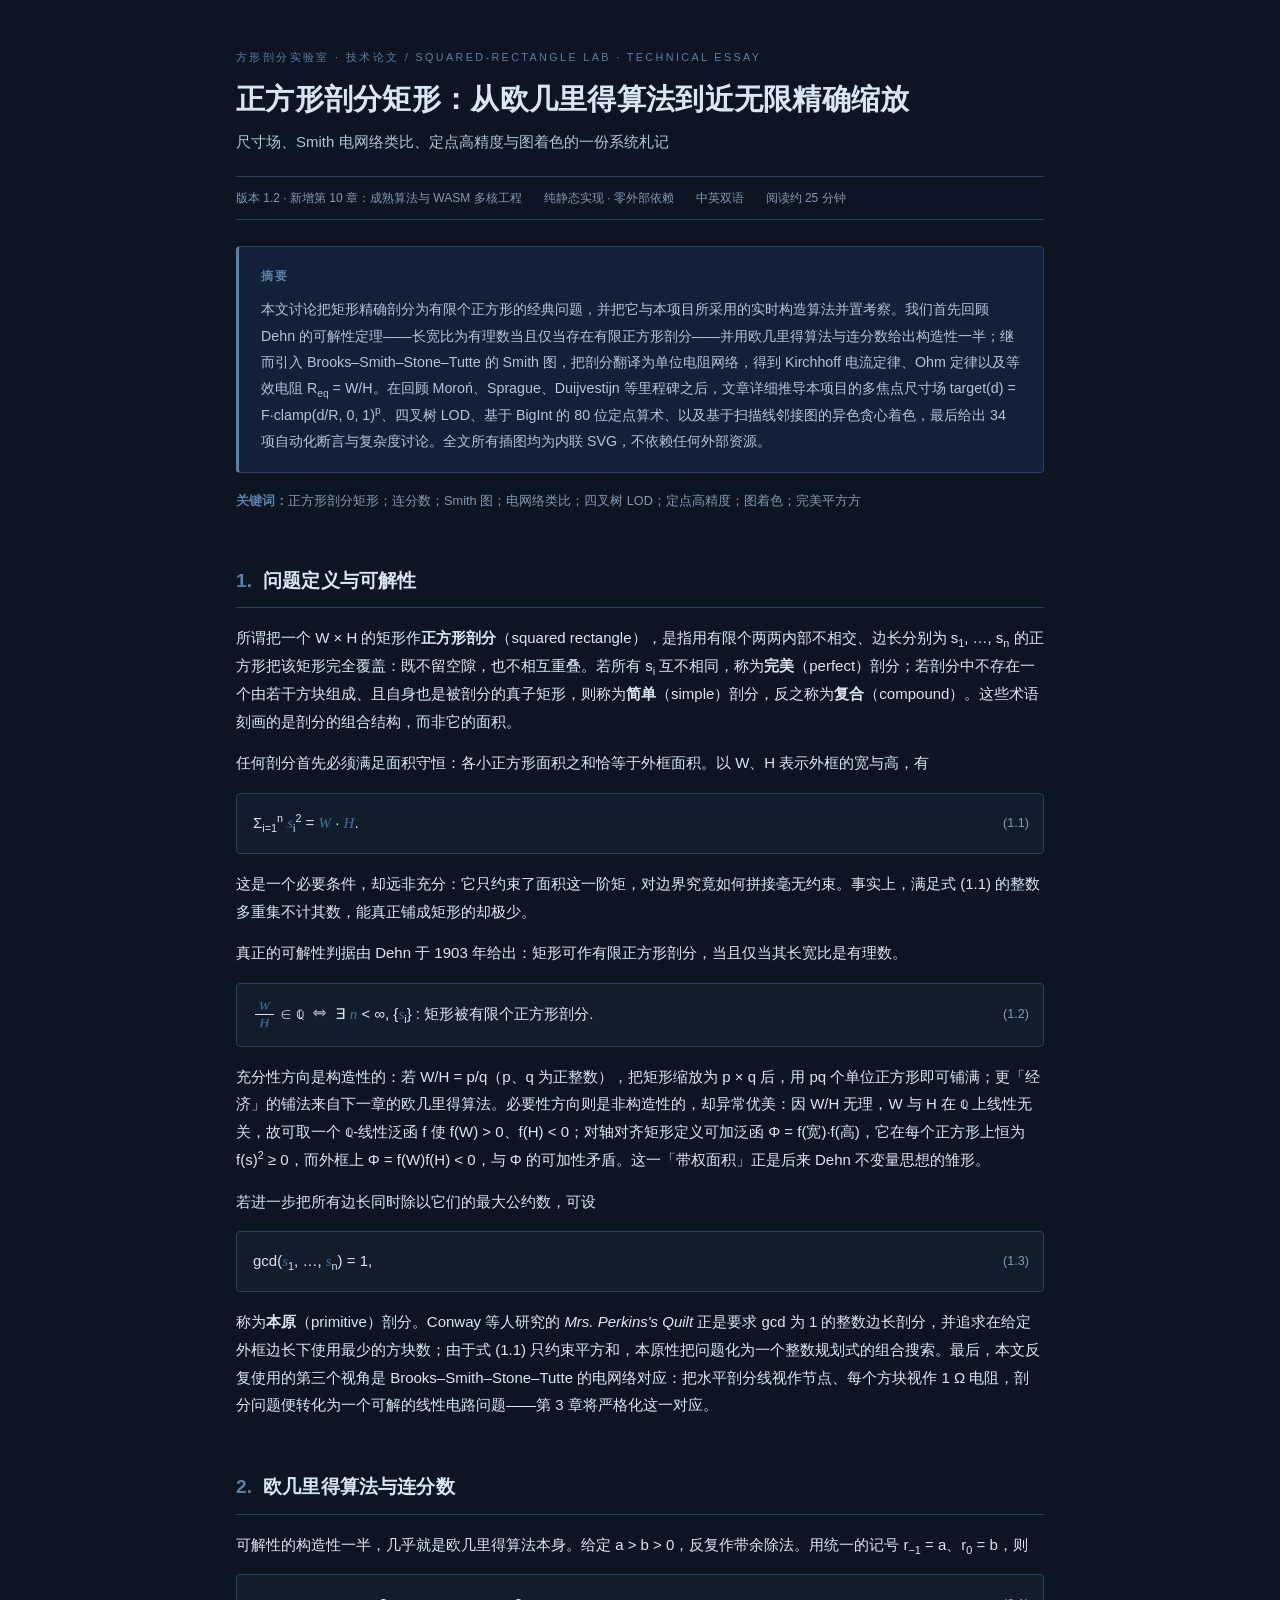
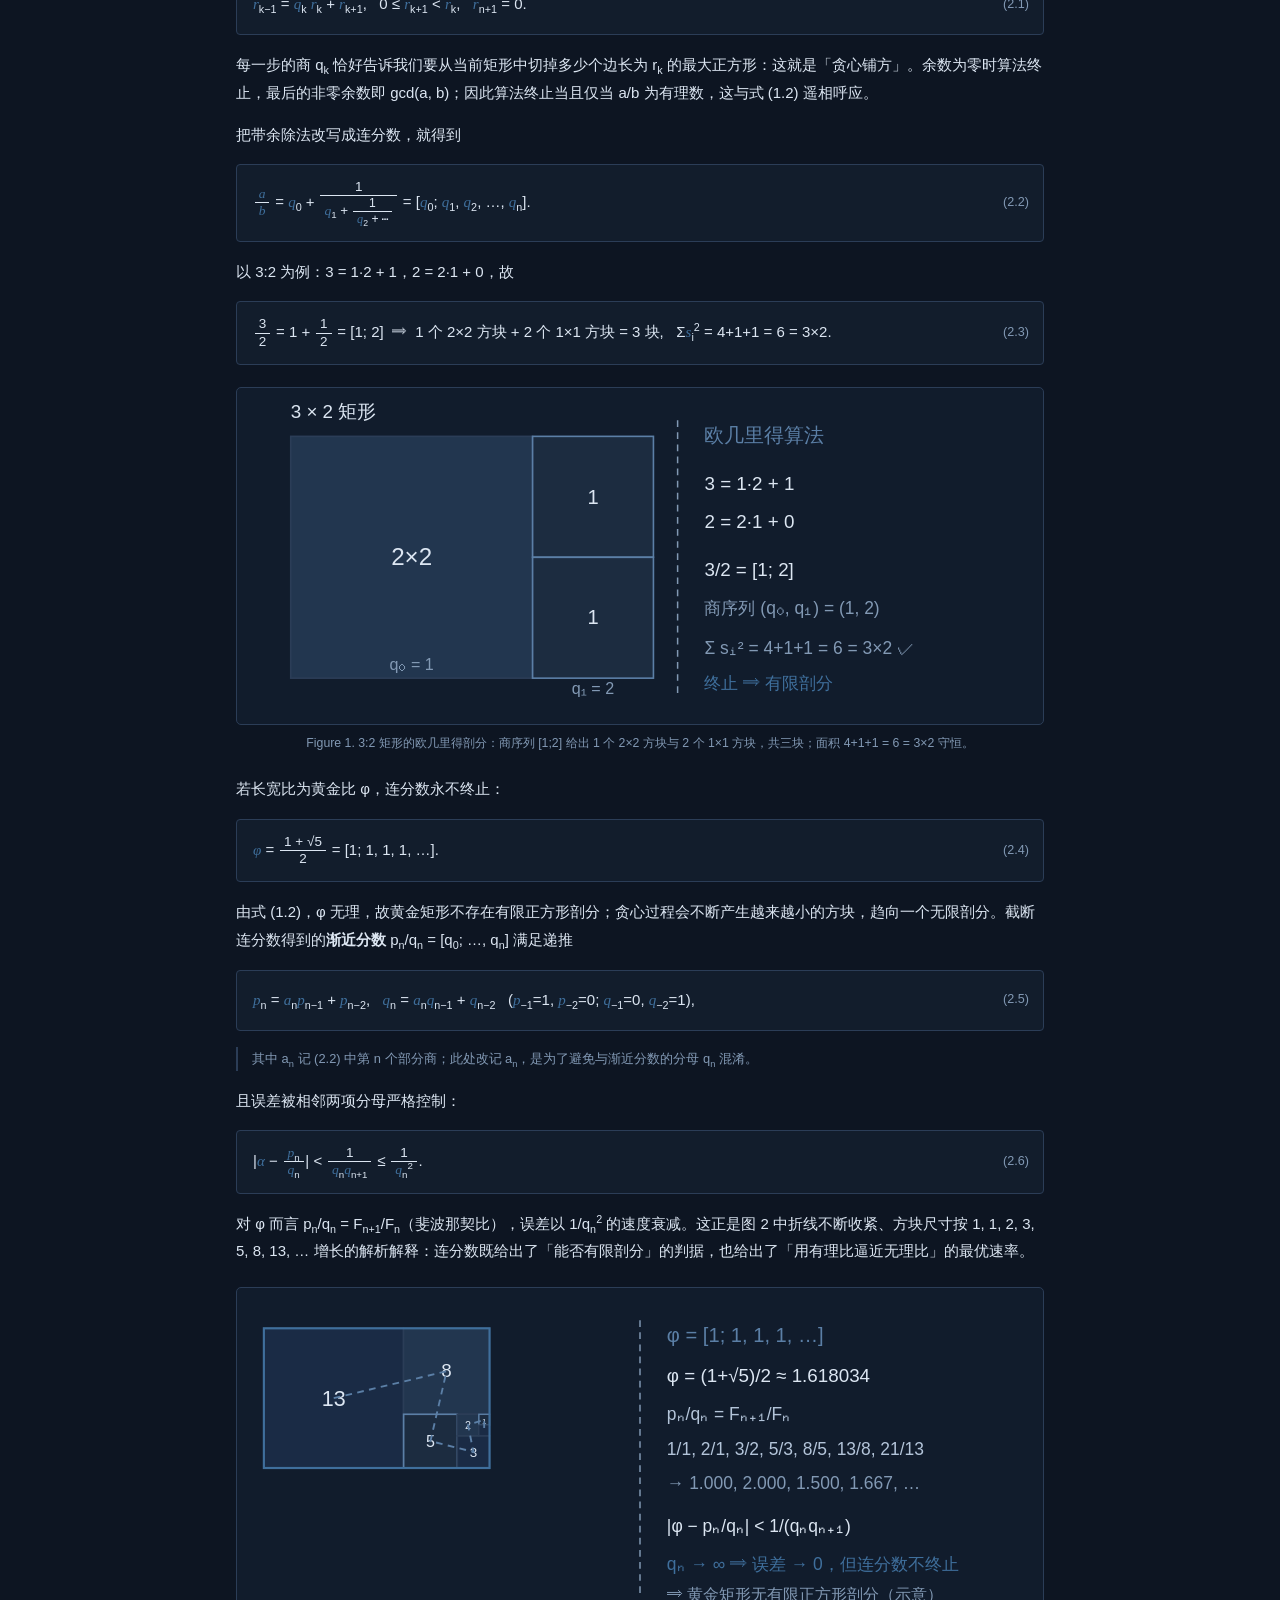
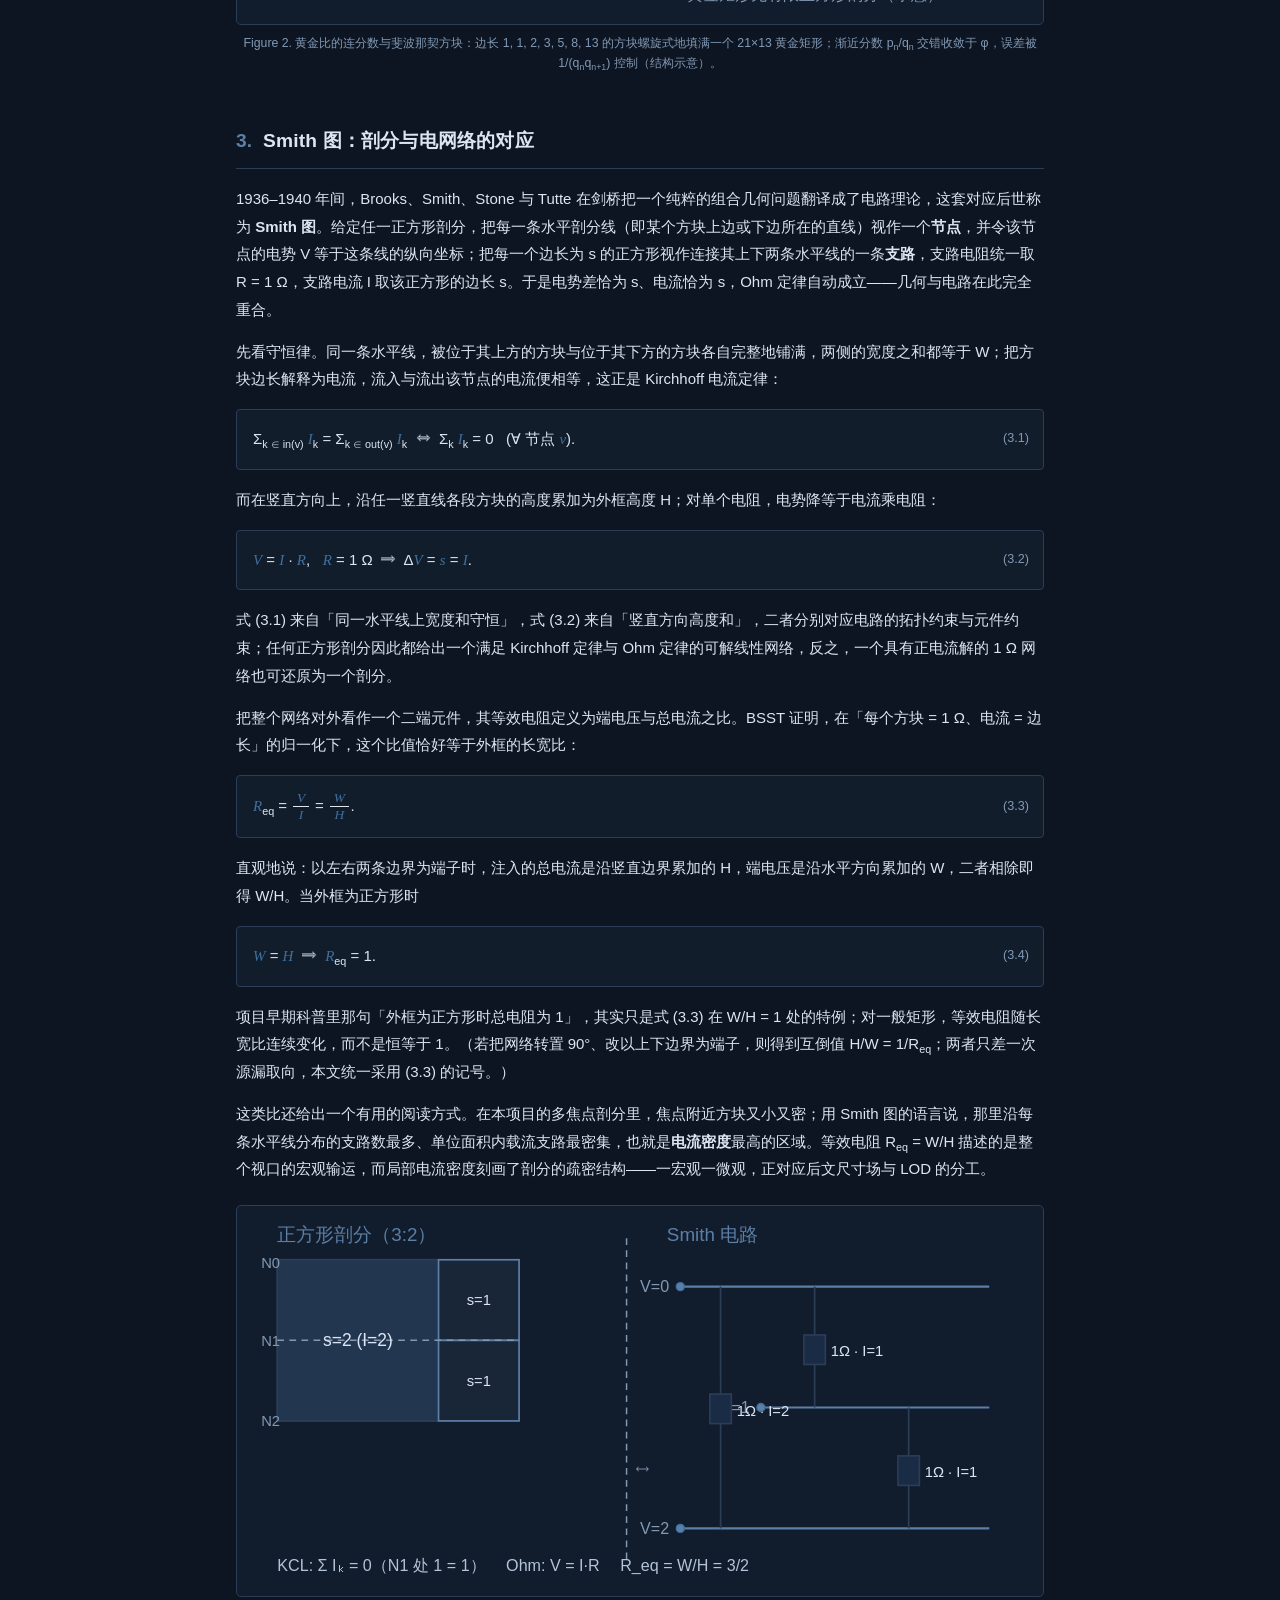
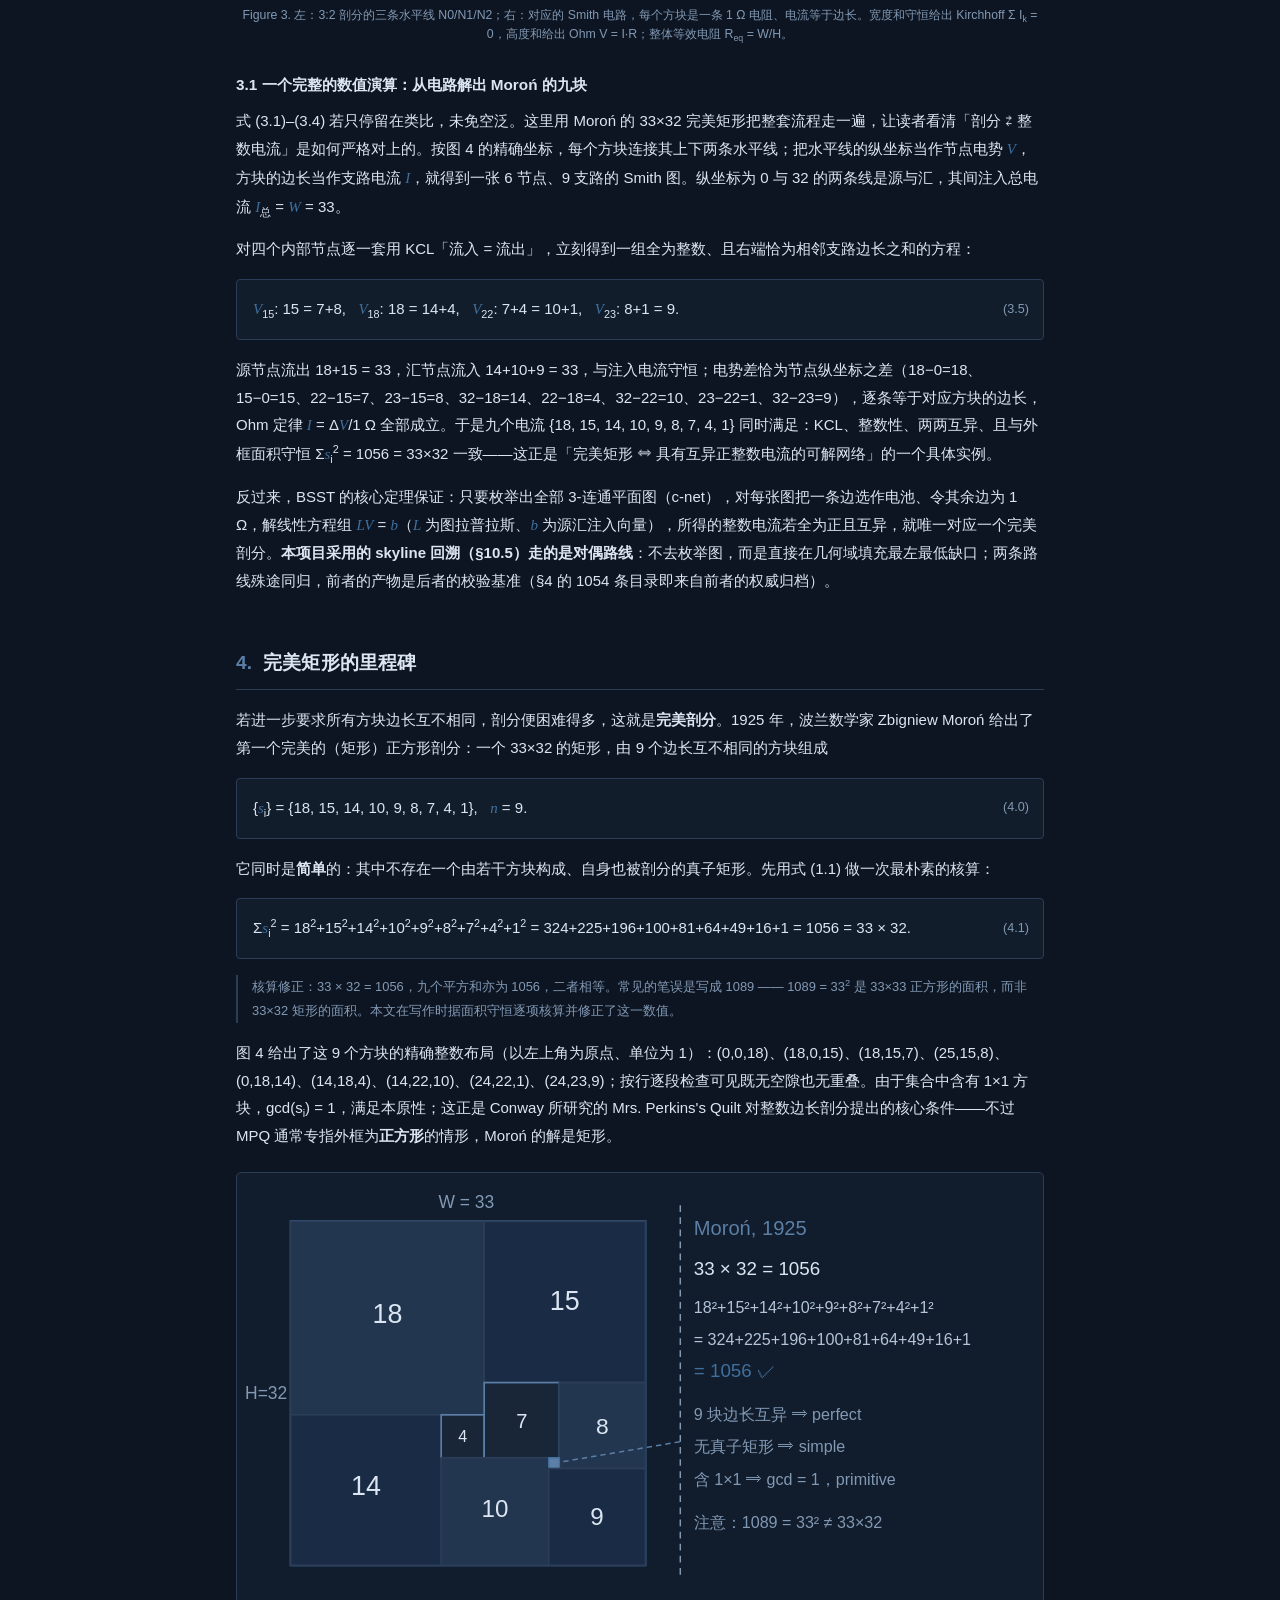
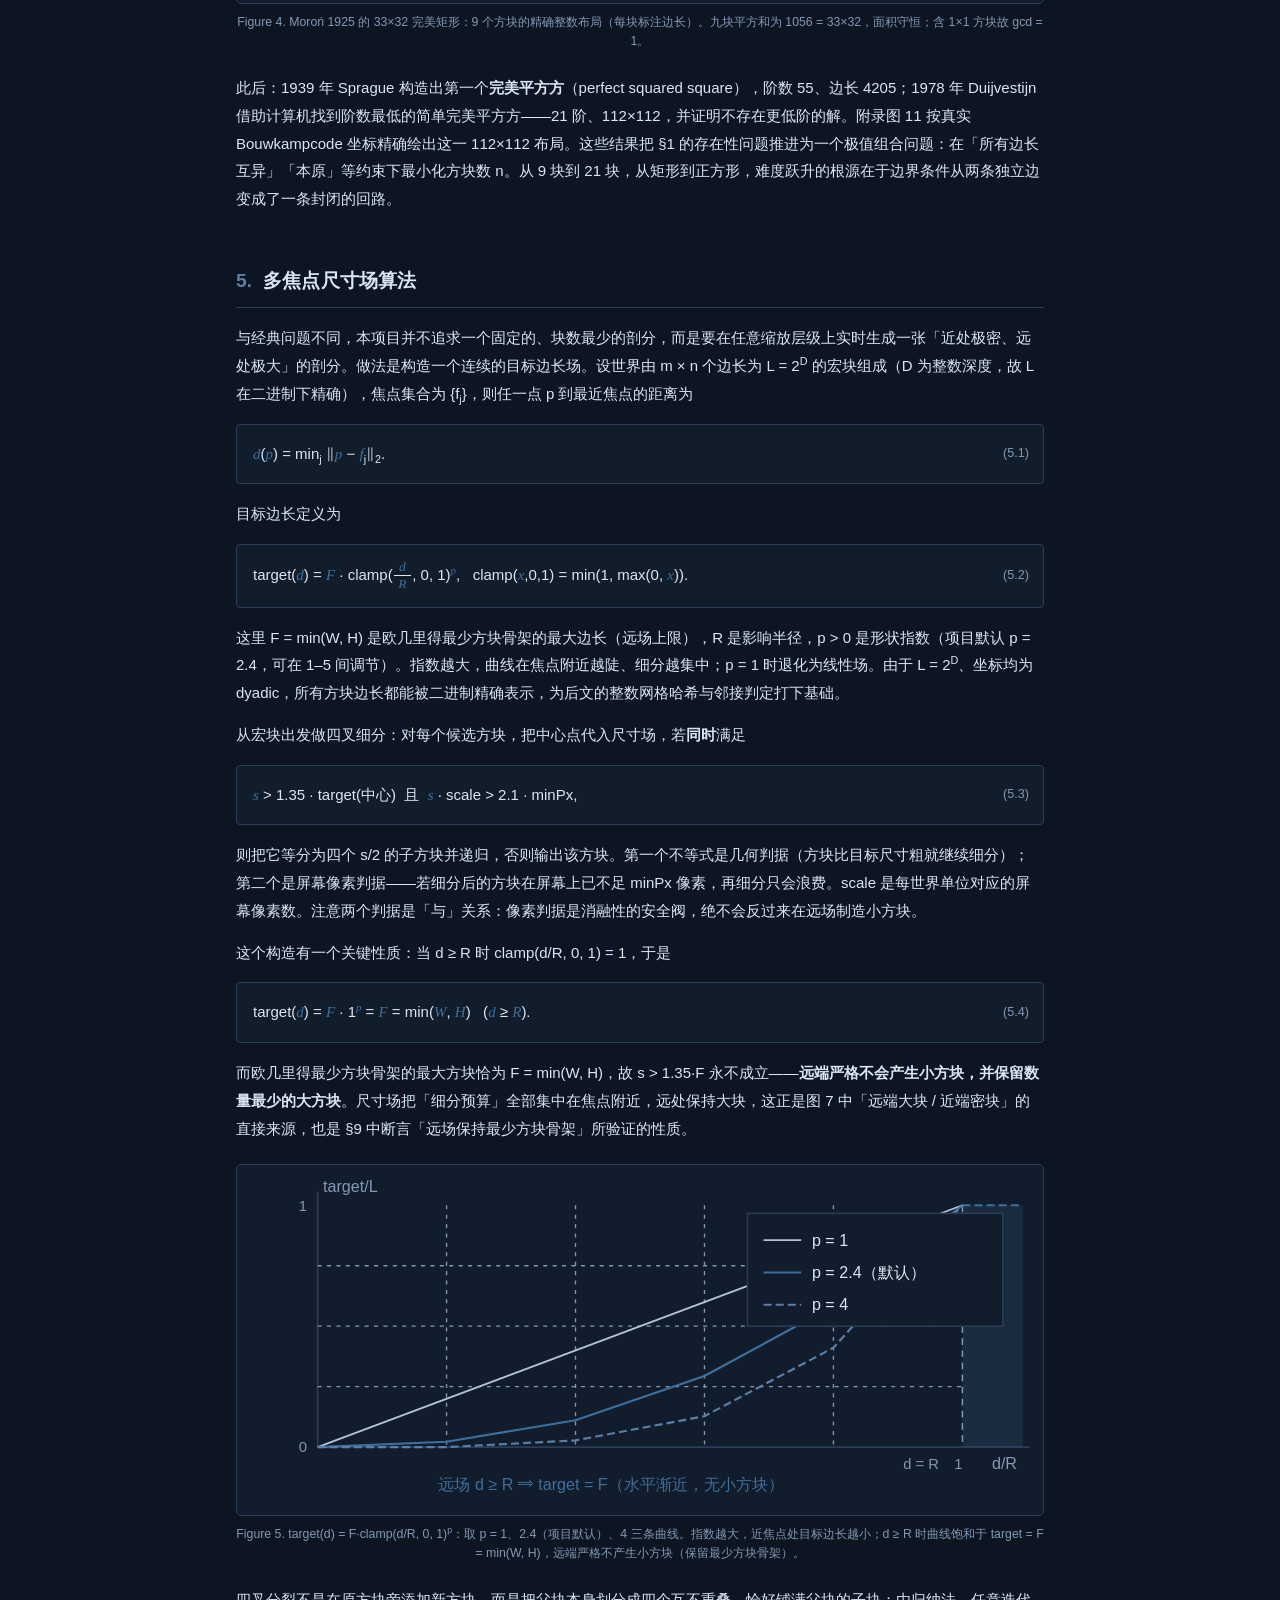
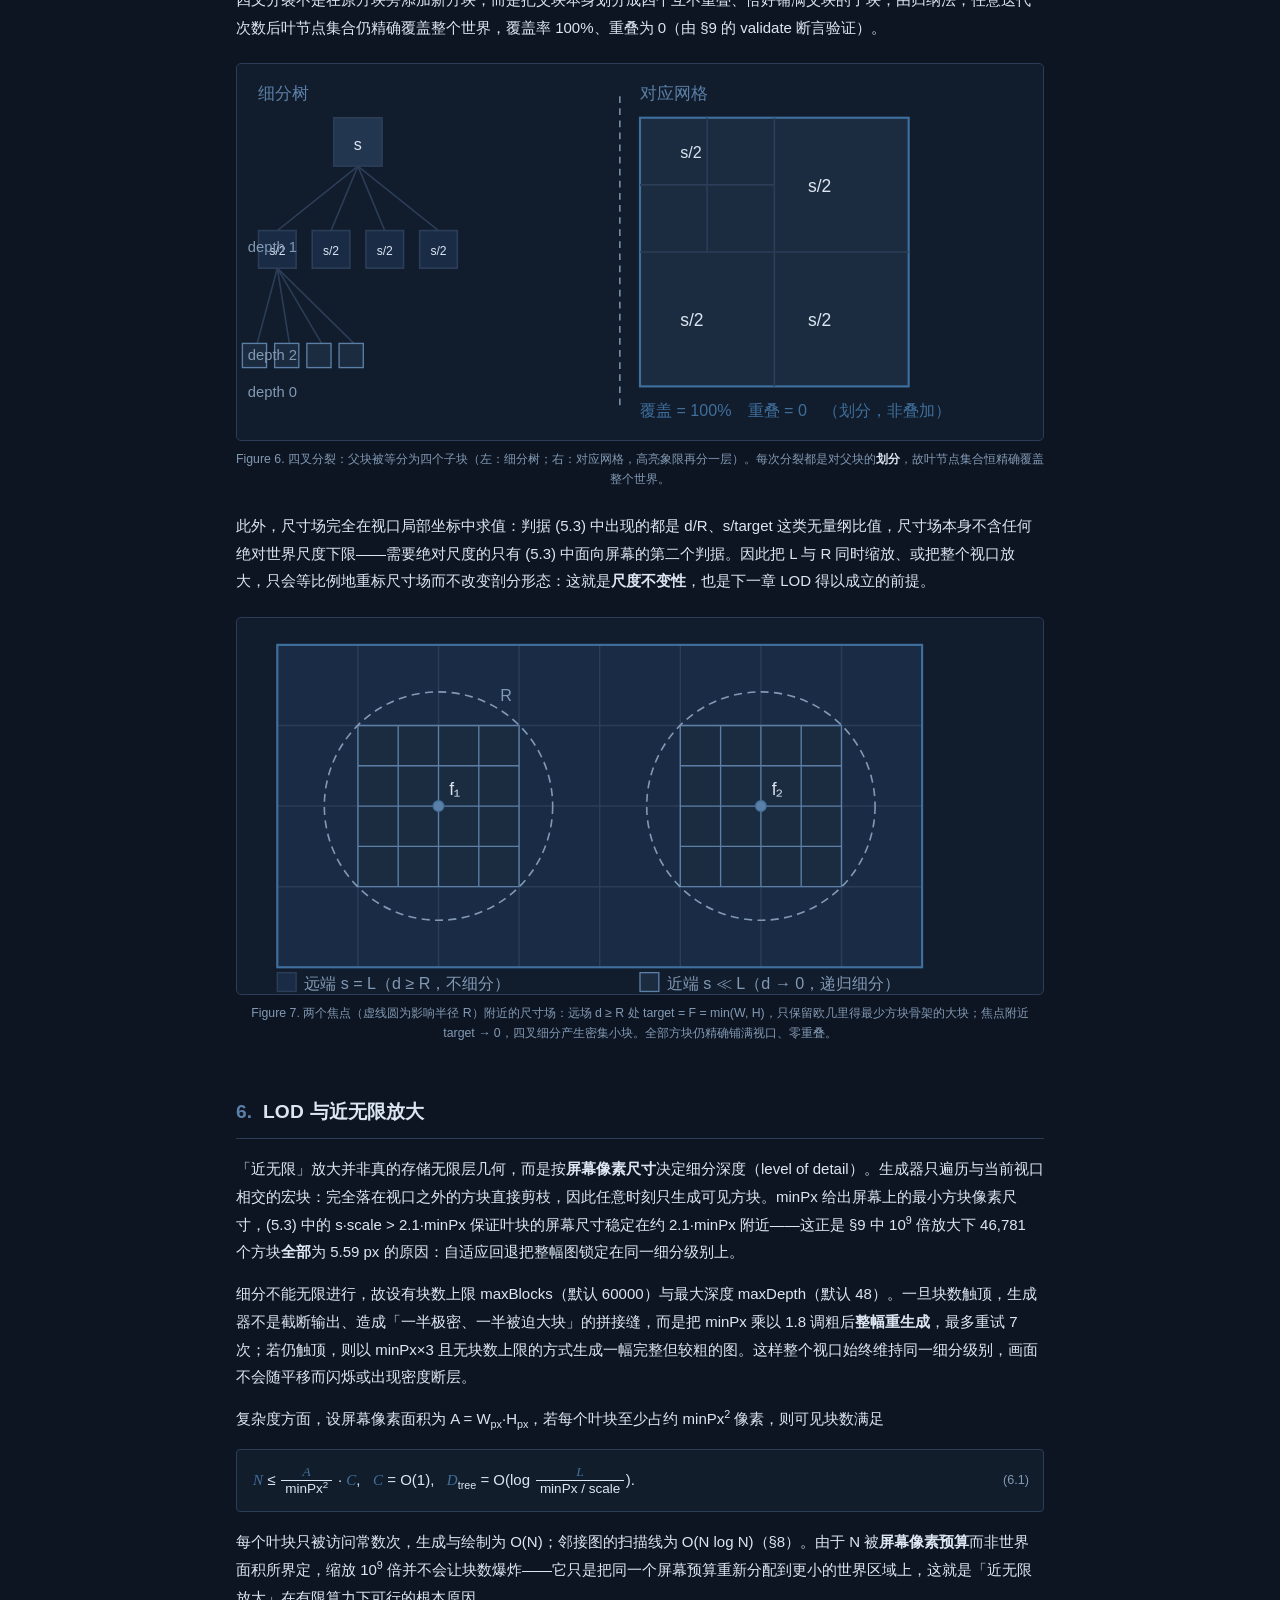
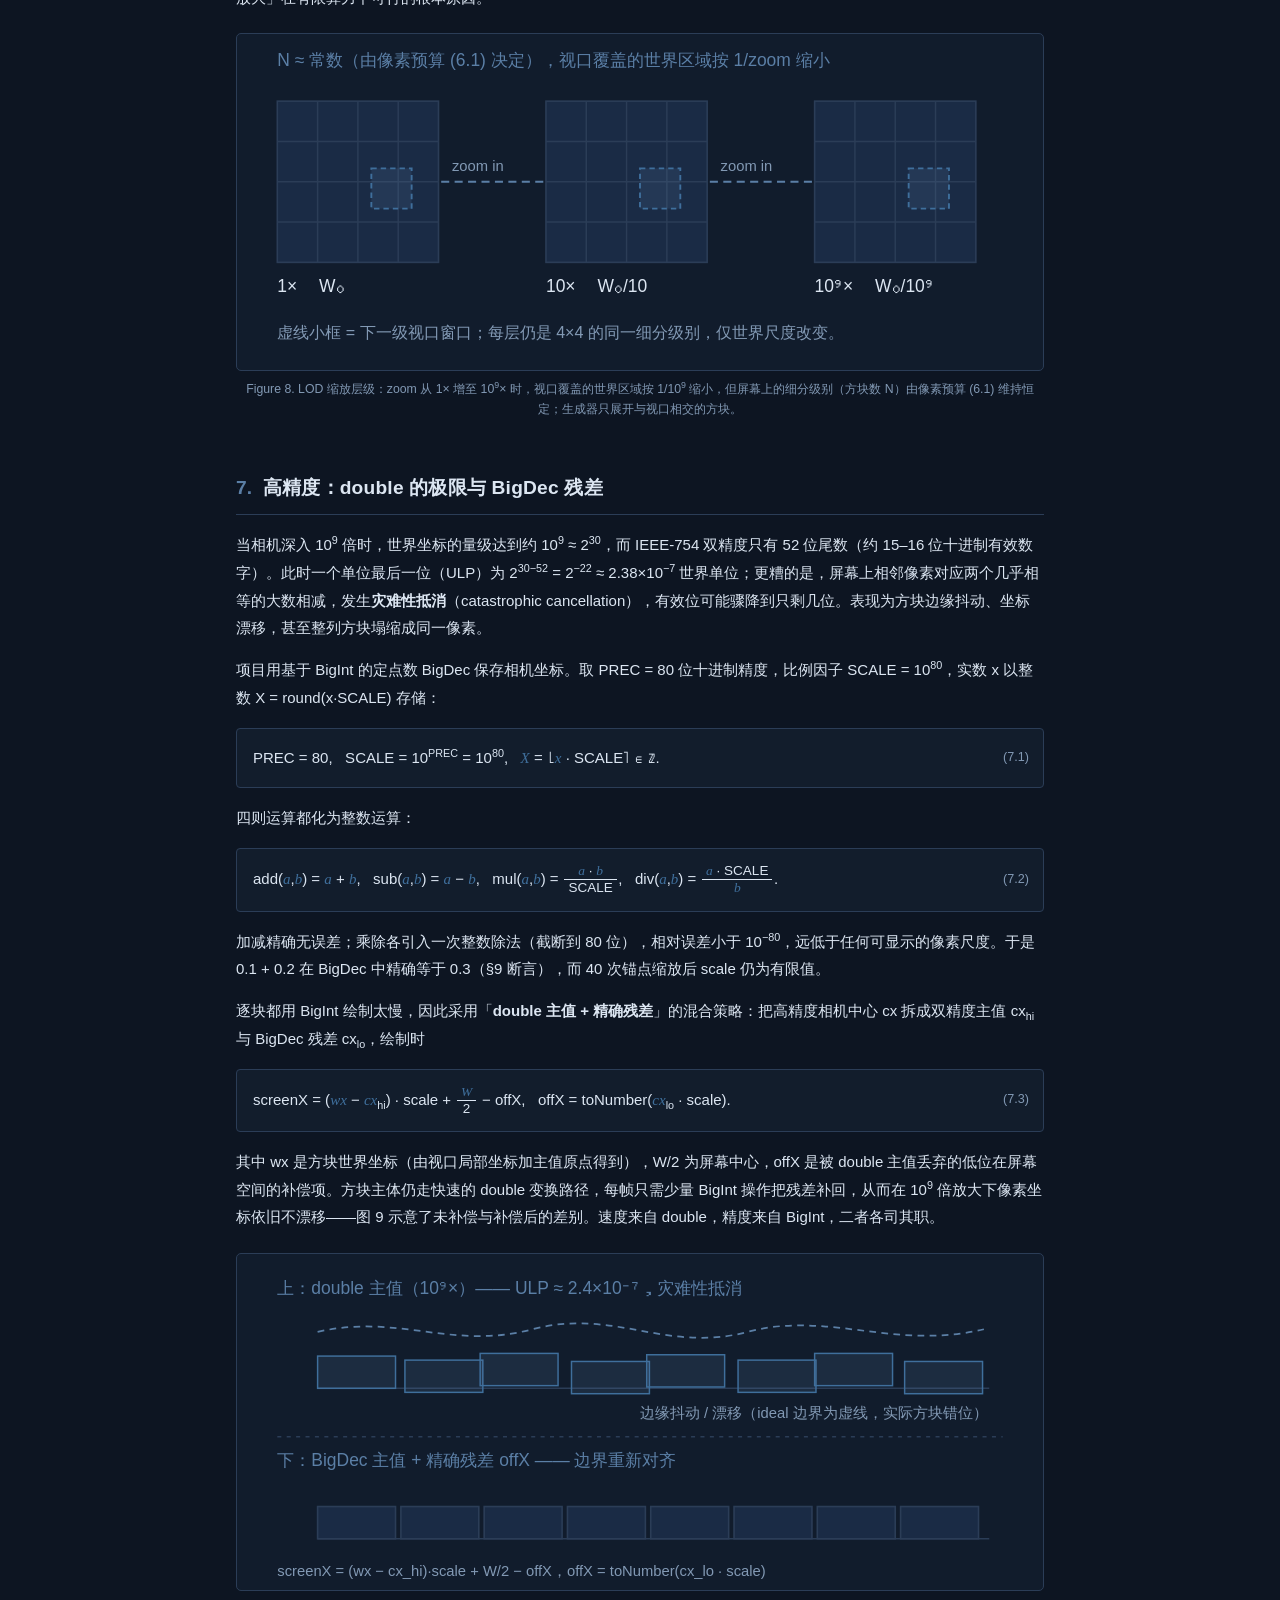
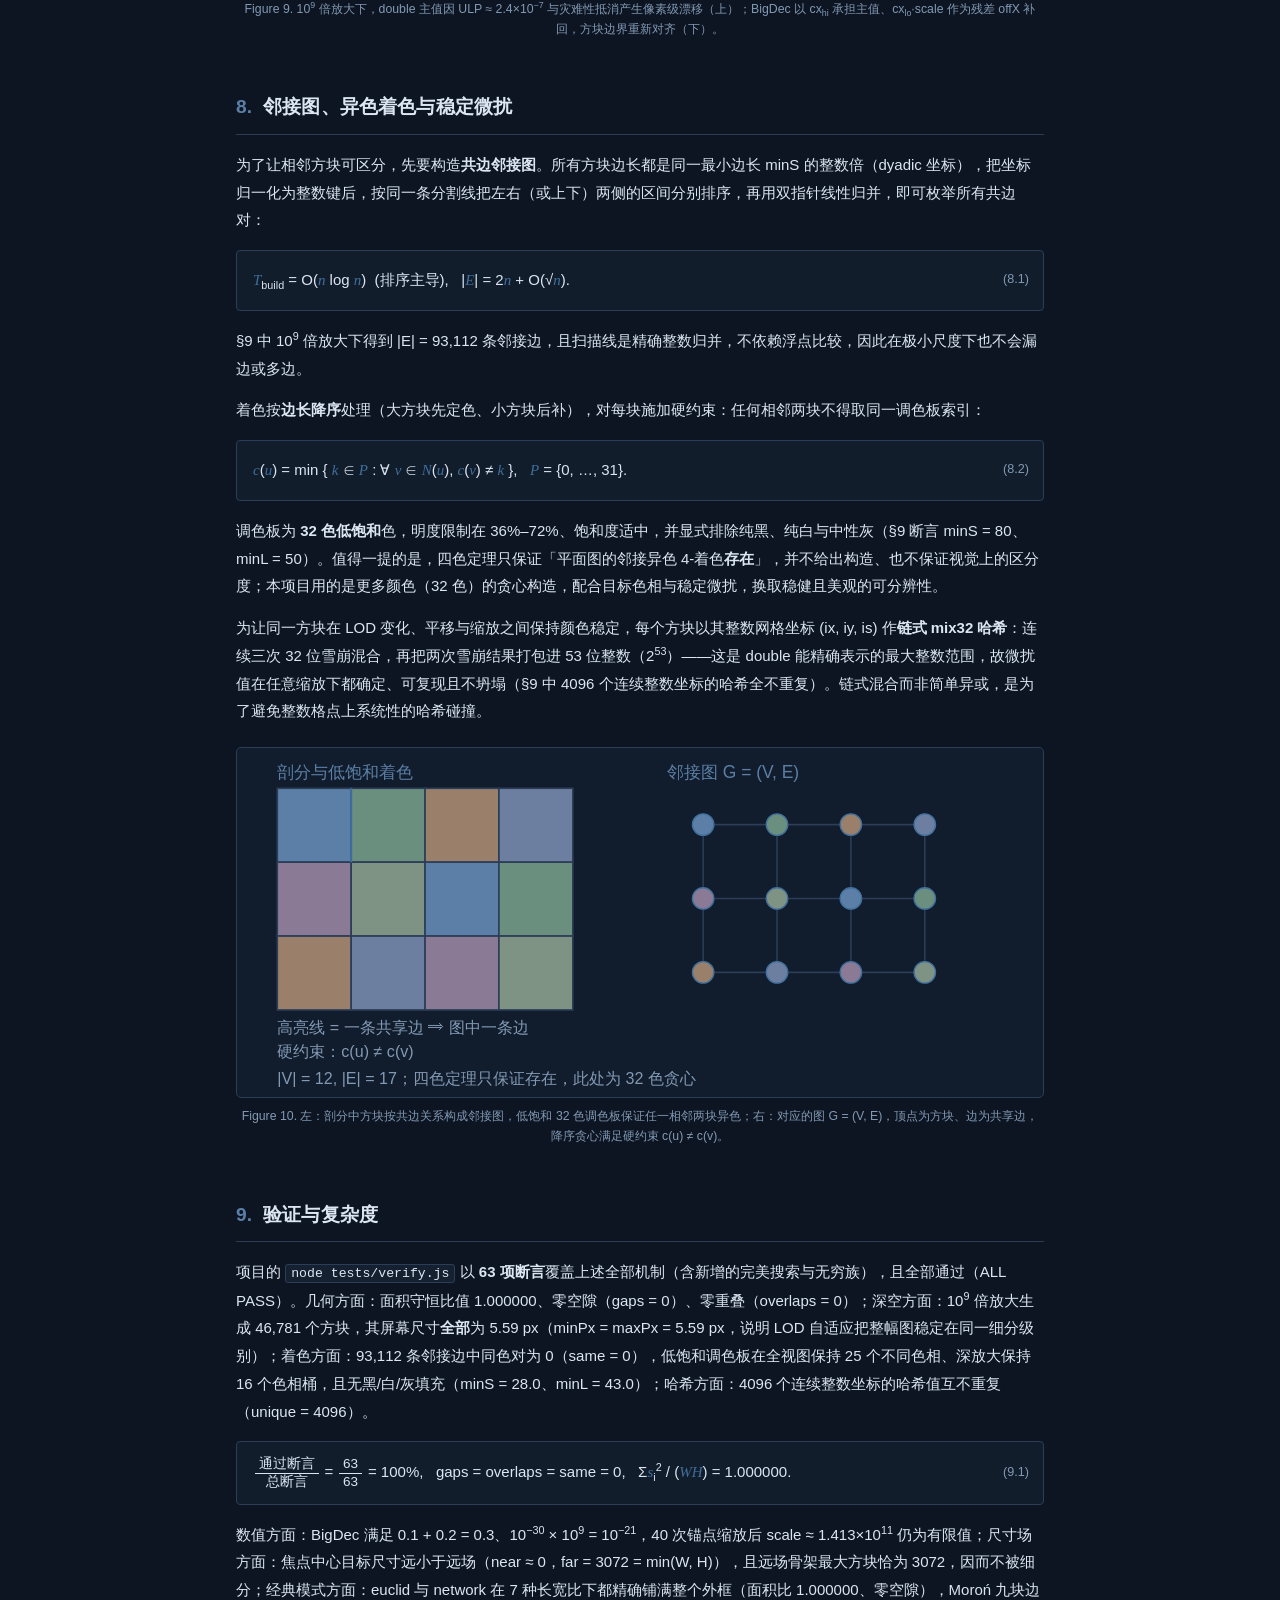
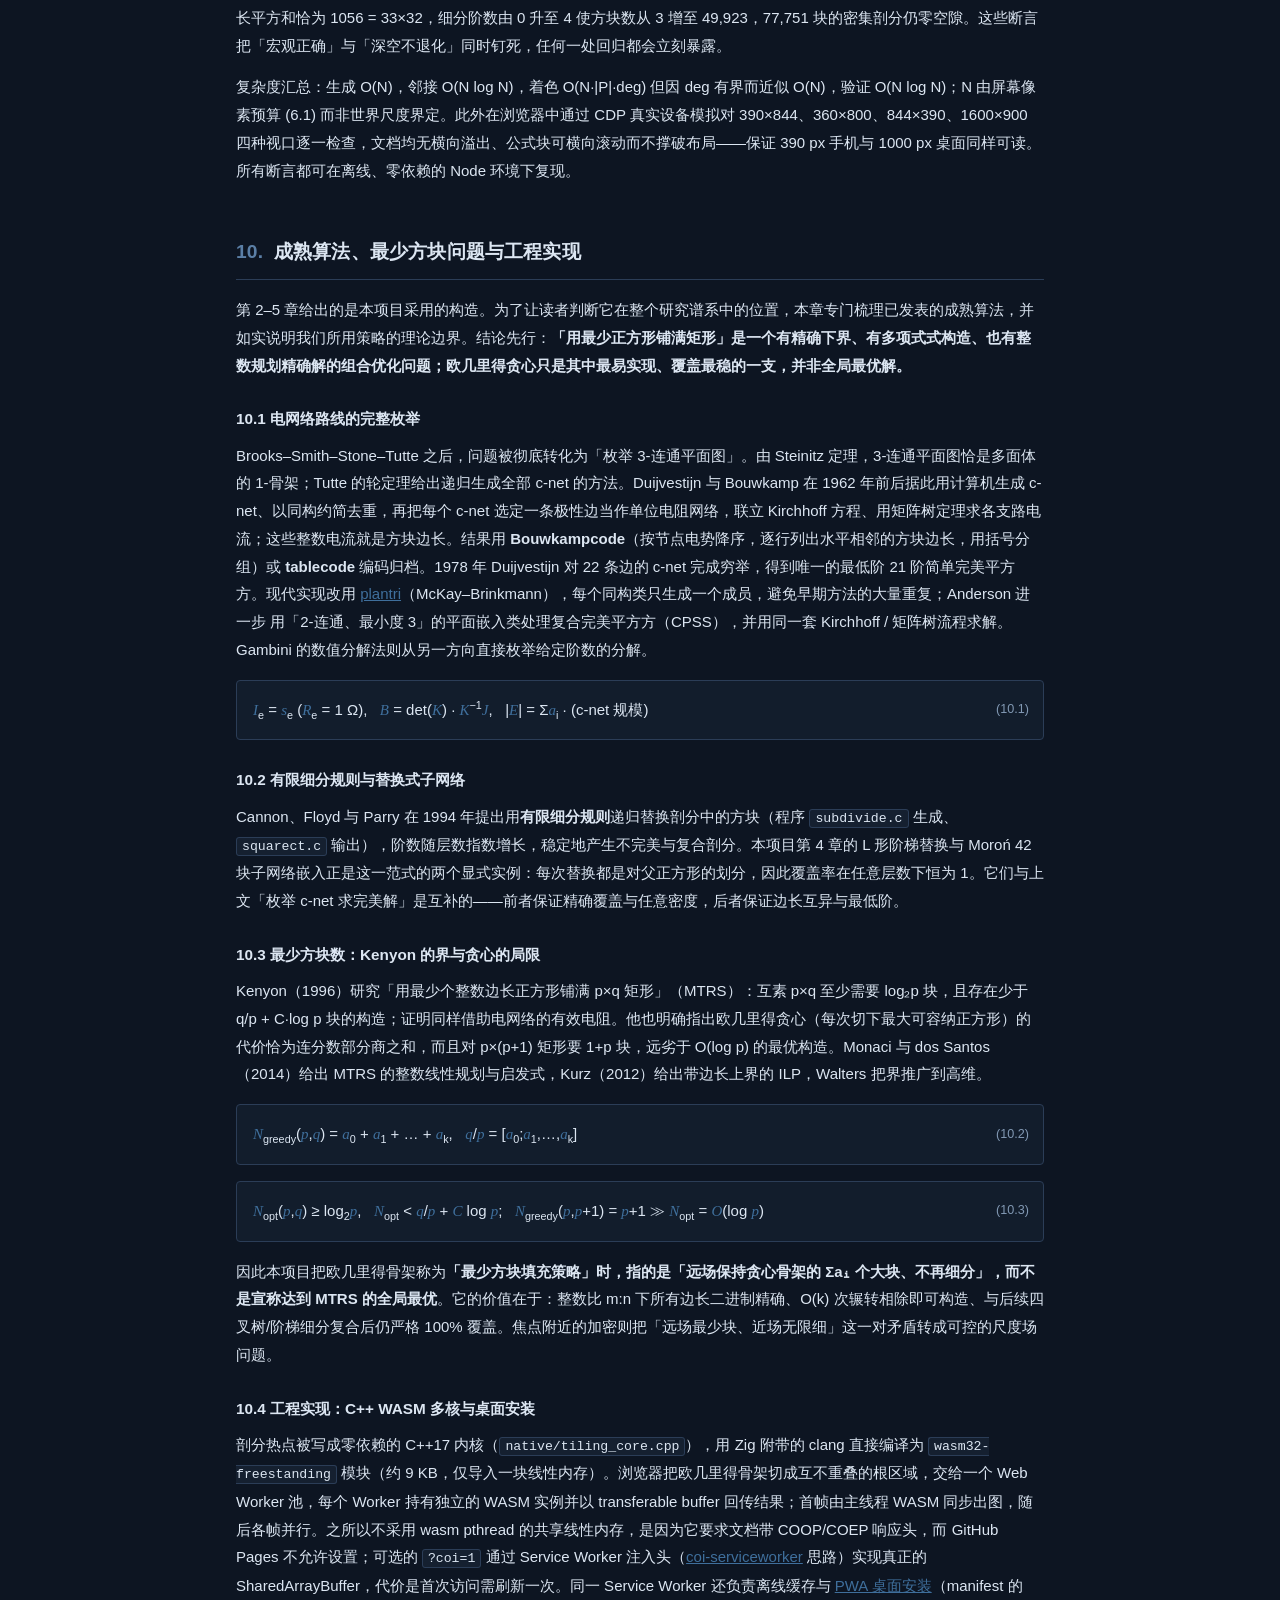
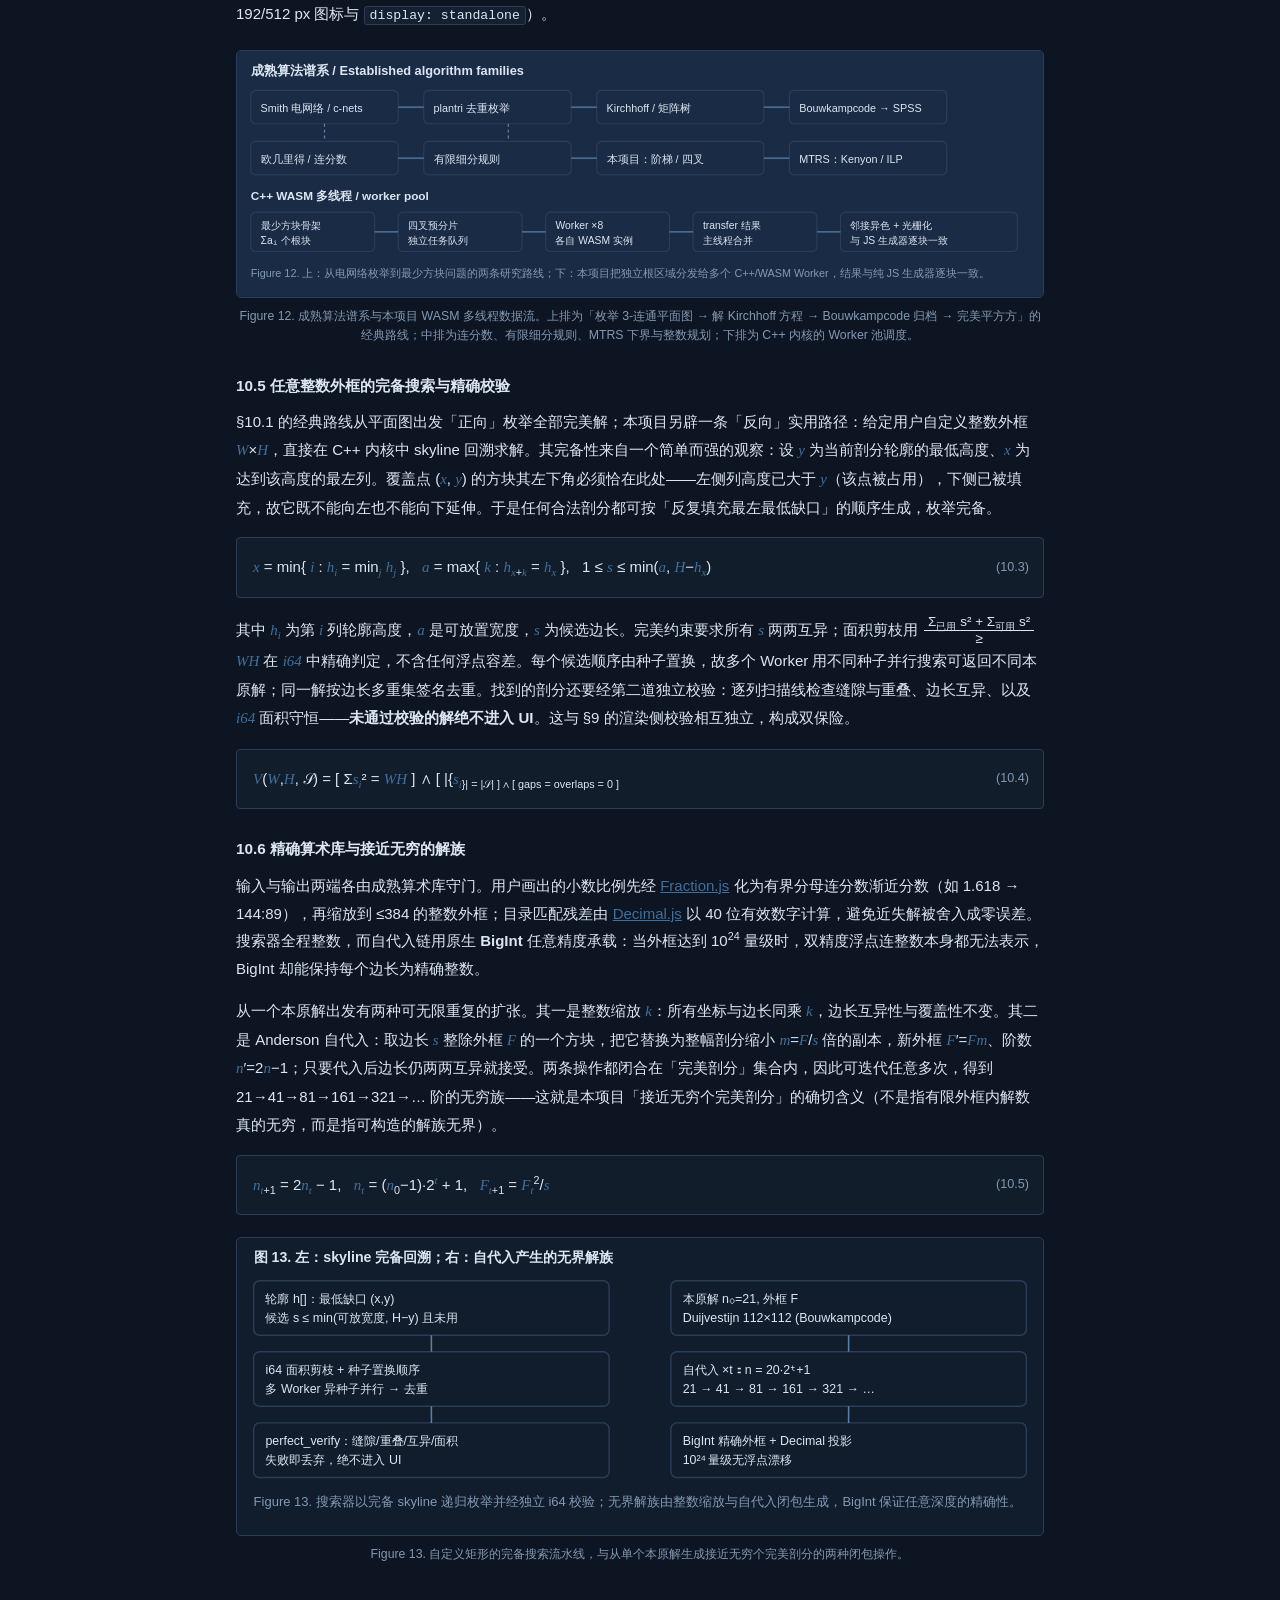
<file: essay.zh.html>
<!DOCTYPE html>
<html lang="zh-CN" data-theme="dark">
<head>
<meta charset="utf-8">
<meta name="viewport" content="width=device-width, initial-scale=1">
<title>正方形剖分矩形：从欧几里得算法到近无限精确缩放</title>
<script>
/* Theme boot: the parent embeds this file as essay.zh.html?theme=dark|light. */
(function () {
  var q = new URLSearchParams(window.location.search).get('theme');
  document.documentElement.setAttribute('data-theme', q === 'light' ? 'light' : 'dark');
})();
</script>
<style>
*{box-sizing:border-box}
html{-webkit-text-size-adjust:100%}
:root,[data-theme="dark"]{
  --bg:#0d1522; --bg-soft:#111c2c; --panel:#13203a; --frame:#0b1220;
  --ink:#dce6f2; --ink-soft:#b3c4d9; --muted:#8299b4; --line:#2b3d57;
  --accent:#5b7fa6; --accent-2:#3f6f9c; --accent-soft:rgba(91,127,166,.16);
  --fill:#1a2b45; --fill-2:#22364f;
  --eq-bg:rgba(91,127,166,.07); --code-bg:rgba(91,127,166,.10);
  --hair:rgba(220,230,242,.16);
  --c1:#5b7fa6; --c2:#6b8f7e; --c3:#9a7f6a; --c4:#6d7fa0; --c5:#8a7a96; --c6:#7f9384;
}
[data-theme="light"]{
  --bg:#f7f9fc; --bg-soft:#eef3f9; --panel:#ffffff; --frame:#ffffff;
  --ink:#1c2a40; --ink-soft:#3d4e67; --muted:#5d6f88; --line:#cbd6e4;
  --accent:#3f6f9c; --accent-2:#5b7fa6; --accent-soft:rgba(63,111,156,.12);
  --fill:#e4edf7; --fill-2:#d6e3f1;
  --eq-bg:rgba(63,111,156,.05); --code-bg:rgba(63,111,156,.08);
  --hair:rgba(28,42,64,.16);
  --c1:#3f6f9c; --c2:#5c8470; --c3:#a07f63; --c4:#5a6f96; --c5:#7d6b8c; --c6:#668574;
}
body{
  margin:0; background:var(--bg); color:var(--ink);
  font-family:"Segoe UI","Noto Sans CJK SC","PingFang SC","Microsoft YaHei",-apple-system,BlinkMacSystemFont,Roboto,Helvetica,Arial,sans-serif;
  font-size:15px; line-height:1.85;
}
.paper{max-width:860px;margin:0 auto;padding:48px 26px 80px}
a{color:var(--accent-2)}
strong{font-weight:650;color:var(--ink)}
p{margin:0 0 14px}
.eyebrow{font-size:.72em;letter-spacing:.22em;text-transform:uppercase;color:var(--accent);margin:0 0 12px}
h1{font-size:1.9em;line-height:1.36;font-weight:650;letter-spacing:.01em;margin:0 0 10px}
.subtitle{color:var(--ink-soft);font-size:1em;margin:0 0 22px;line-height:1.7}
.meta{font-size:.8em;color:var(--muted);border-top:1px solid var(--line);border-bottom:1px solid var(--line);padding:10px 0;margin:0 0 26px;display:flex;flex-wrap:wrap;gap:6px 22px}
.abstract{background:var(--panel);border:1px solid var(--line);border-left:3px solid var(--accent);border-radius:4px;padding:18px 22px;margin:0 0 16px}
.abstract h3{margin:0 0 8px;font-size:.82em;letter-spacing:.16em;text-transform:uppercase;font-weight:600;color:var(--accent)}
.abstract p{margin:0;color:var(--ink-soft);font-size:.95em}
.keywords{font-size:.85em;color:var(--muted);margin:0 0 4px}
.keywords b{color:var(--accent)}
section{margin:44px 0 0;padding-top:6px}
h2{font-size:1.28em;font-weight:650;margin:0 0 16px;padding-bottom:9px;border-bottom:1px solid var(--line);letter-spacing:.01em}
h2 .num{color:var(--accent);font-variant-numeric:tabular-nums;margin-right:.55em}
h3{font-size:1.02em;margin:26px 0 8px;font-weight:600}
.eq{
  position:relative;background:var(--eq-bg);border:1px solid var(--line);border-radius:4px;
  padding:14px 74px 14px 16px;margin:16px 0;line-height:2.05;overflow-x:auto;
}
.eqn{position:absolute;right:14px;top:50%;transform:translateY(-50%);color:var(--muted);font-size:.84em;font-variant-numeric:tabular-nums;white-space:nowrap}
.frac{display:inline-block;vertical-align:middle;text-align:center;font-size:.9em;line-height:1.2;margin:0 .12em}
.frac>i{display:block;font-style:normal;padding:0 .3em;border-bottom:1px solid var(--ink)}
.frac>b{display:block;font-weight:normal;padding:0 .3em}
var{font-style:italic;color:var(--accent-2);font-family:Georgia,"Times New Roman",serif}
sup,sub{font-size:.72em;line-height:0}
code{font-family:"SFMono-Regular",Consolas,"Liberation Mono",Menlo,monospace;font-size:.88em;background:var(--code-bg);color:var(--ink);padding:1px 5px;border-radius:3px;border:1px solid var(--line)}
figure{margin:22px 0;padding:0}
figure svg{display:block;width:100%;height:auto;background:var(--bg-soft);border:1px solid var(--line);border-radius:5px}
figcaption{font-size:.82em;color:var(--muted);text-align:center;margin:9px 0 0;line-height:1.6}
svg text{font-family:"Segoe UI","PingFang SC","Microsoft YaHei",Arial,sans-serif}
.note{font-size:.86em;color:var(--muted);border-left:2px solid var(--line);padding-left:14px;margin:16px 0}
.tag{display:inline-block;font-size:.74em;color:var(--accent);border:1px solid var(--line);border-radius:20px;padding:1px 9px;margin:0 4px 4px 0}
table{width:100%;border-collapse:collapse;margin:18px 0;font-size:.88em}
caption{caption-side:top;text-align:left;color:var(--muted);font-size:.84em;margin-bottom:8px}
th,td{border:1px solid var(--line);padding:8px 11px;text-align:left;vertical-align:top;line-height:1.65}
th{background:var(--bg-soft);color:var(--accent);font-weight:600;white-space:nowrap}
td code{white-space:nowrap}
ol.refs{list-style:none;counter-reset:r;padding:0;margin:0}
ol.refs li{position:relative;padding:8px 0 8px 42px;border-bottom:1px dashed var(--hair);font-size:.9em;color:var(--ink-soft);line-height:1.7}
ol.refs li::before{counter-increment:r;content:"[" counter(r) "]";position:absolute;left:0;top:8px;color:var(--accent);font-variant-numeric:tabular-nums;font-size:.88em}
.ref-j{font-style:italic;color:var(--ink)}
.foot{margin-top:44px;padding-top:16px;border-top:1px solid var(--line);font-size:.8em;color:var(--muted);text-align:center}
@media (max-width:600px){
  body{font-size:14px}
  .paper{padding:30px 16px 56px}
  h1{font-size:1.5em}
  h2{font-size:1.15em}
  .eq{padding:12px 58px 12px 12px;font-size:.97em}
  .eqn{right:9px;font-size:.78em}
  table{font-size:.8em}
  th,td{padding:6px 7px}
}
</style>
</head>
<body>
<article class="paper">

<header>
  <p class="eyebrow">方形剖分实验室 · 技术论文 / SQUARED-RECTANGLE LAB · TECHNICAL ESSAY</p>
  <h1>正方形剖分矩形：从欧几里得算法到近无限精确缩放</h1>
  <p class="subtitle">尺寸场、Smith 电网络类比、定点高精度与图着色的一份系统札记</p>
  <div class="meta">
    <span>版本 1.2 · 新增第 10 章：成熟算法与 WASM 多核工程</span><span>纯静态实现 · 零外部依赖</span><span>中英双语</span><span>阅读约 25 分钟</span>
  </div>
  <div class="abstract">
    <h3>摘要</h3>
    <p>本文讨论把矩形精确剖分为有限个正方形的经典问题，并把它与本项目所采用的实时构造算法并置考察。我们首先回顾 Dehn 的可解性定理——长宽比为有理数当且仅当存在有限正方形剖分——并用欧几里得算法与连分数给出构造性一半；继而引入 Brooks–Smith–Stone–Tutte 的 Smith 图，把剖分翻译为单位电阻网络，得到 Kirchhoff 电流定律、Ohm 定律以及等效电阻 R<sub>eq</sub> = W/H。在回顾 Moroń、Sprague、Duijvestijn 等里程碑之后，文章详细推导本项目的多焦点尺寸场 target(d) = F·clamp(d/R, 0, 1)<sup>p</sup>、四叉树 LOD、基于 BigInt 的 80 位定点算术、以及基于扫描线邻接图的异色贪心着色，最后给出 34 项自动化断言与复杂度讨论。全文所有插图均为内联 SVG，不依赖任何外部资源。</p>
  </div>
  <p class="keywords"><b>关键词：</b>正方形剖分矩形；连分数；Smith 图；电网络类比；四叉树 LOD；定点高精度；图着色；完美平方方</p>
</header>

<!-- Section 1 -->
<section id="s1">
<h2><span class="num">1.</span>问题定义与可解性</h2>
<p>所谓把一个 W × H 的矩形作<strong>正方形剖分</strong>（squared rectangle），是指用有限个两两内部不相交、边长分别为 s<sub>1</sub>, …, s<sub>n</sub> 的正方形把该矩形完全覆盖：既不留空隙，也不相互重叠。若所有 s<sub>i</sub> 互不相同，称为<strong>完美</strong>（perfect）剖分；若剖分中不存在一个由若干方块组成、且自身也是被剖分的真子矩形，则称为<strong>简单</strong>（simple）剖分，反之称为<strong>复合</strong>（compound）。这些术语刻画的是剖分的组合结构，而非它的面积。</p>
<p>任何剖分首先必须满足面积守恒：各小正方形面积之和恰等于外框面积。以 W、H 表示外框的宽与高，有</p>
<div class="eq"><span class="eqn">(1.1)</span>Σ<sub>i=1</sub><sup>n</sup> <var>s</var><sub>i</sub><sup>2</sup> = <var>W</var> · <var>H</var>.</div>
<p>这是一个必要条件，却远非充分：它只约束了面积这一阶矩，对边界究竟如何拼接毫无约束。事实上，满足式 (1.1) 的整数多重集不计其数，能真正铺成矩形的却极少。</p>
<p>真正的可解性判据由 Dehn 于 1903 年给出：矩形可作有限正方形剖分，当且仅当其长宽比是有理数。</p>
<div class="eq"><span class="eqn">(1.2)</span><span class="frac"><i><var>W</var></i><b><var>H</var></b></span> ∈ ℚ &nbsp;⟺&nbsp; ∃ <var>n</var> &lt; ∞, {<var>s</var><sub>i</sub>} : 矩形被有限个正方形剖分.</div>
<p>充分性方向是构造性的：若 W/H = p/q（p、q 为正整数），把矩形缩放为 p × q 后，用 pq 个单位正方形即可铺满；更「经济」的铺法来自下一章的欧几里得算法。必要性方向则是非构造性的，却异常优美：因 W/H 无理，W 与 H 在 ℚ 上线性无关，故可取一个 ℚ-线性泛函 f 使 f(W) &gt; 0、f(H) &lt; 0；对轴对齐矩形定义可加泛函 Φ = f(宽)·f(高)，它在每个正方形上恒为 f(s)<sup>2</sup> ≥ 0，而外框上 Φ = f(W)f(H) &lt; 0，与 Φ 的可加性矛盾。这一「带权面积」正是后来 Dehn 不变量思想的雏形。</p>
<p>若进一步把所有边长同时除以它们的最大公约数，可设</p>
<div class="eq"><span class="eqn">(1.3)</span>gcd(<var>s</var><sub>1</sub>, …, <var>s</var><sub>n</sub>) = 1,</div>
<p>称为<strong>本原</strong>（primitive）剖分。Conway 等人研究的 <em>Mrs. Perkins's Quilt</em> 正是要求 gcd 为 1 的整数边长剖分，并追求在给定外框边长下使用最少的方块数；由于式 (1.1) 只约束平方和，本原性把问题化为一个整数规划式的组合搜索。最后，本文反复使用的第三个视角是 Brooks–Smith–Stone–Tutte 的电网络对应：把水平剖分线视作节点、每个方块视作 1 Ω 电阻，剖分问题便转化为一个可解的线性电路问题——第 3 章将严格化这一对应。</p>
</section>

<!-- Section 2 -->
<section id="s2">
<h2><span class="num">2.</span>欧几里得算法与连分数</h2>
<p>可解性的构造性一半，几乎就是欧几里得算法本身。给定 a &gt; b &gt; 0，反复作带余除法。用统一的记号 r<sub>−1</sub> = a、r<sub>0</sub> = b，则</p>
<div class="eq"><span class="eqn">(2.1)</span><var>r</var><sub>k−1</sub> = <var>q</var><sub>k</sub> <var>r</var><sub>k</sub> + <var>r</var><sub>k+1</sub>, &nbsp; 0 ≤ <var>r</var><sub>k+1</sub> &lt; <var>r</var><sub>k</sub>, &nbsp; <var>r</var><sub>n+1</sub> = 0.</div>
<p>每一步的商 q<sub>k</sub> 恰好告诉我们要从当前矩形中切掉多少个边长为 r<sub>k</sub> 的最大正方形：这就是「贪心铺方」。余数为零时算法终止，最后的非零余数即 gcd(a, b)；因此算法终止当且仅当 a/b 为有理数，这与式 (1.2) 遥相呼应。</p>
<p>把带余除法改写成连分数，就得到</p>
<div class="eq"><span class="eqn">(2.2)</span><span class="frac"><i><var>a</var></i><b><var>b</var></b></span> = <var>q</var><sub>0</sub> + <span class="frac"><i>1</i><b><var>q</var><sub>1</sub> + <span class="frac"><i>1</i><b><var>q</var><sub>2</sub> + ⋯</b></span></b></span> = [<var>q</var><sub>0</sub>; <var>q</var><sub>1</sub>, <var>q</var><sub>2</sub>, …, <var>q</var><sub>n</sub>].</div>
<p>以 3:2 为例：3 = 1·2 + 1，2 = 2·1 + 0，故</p>
<div class="eq"><span class="eqn">(2.3)</span><span class="frac"><i>3</i><b>2</b></span> = 1 + <span class="frac"><i>1</i><b>2</b></span> = [1; 2] &nbsp;⟹&nbsp; 1 个 2×2 方块 + 2 个 1×1 方块 = 3 块, &nbsp; Σ<var>s</var><sub>i</sub><sup>2</sup> = 4+1+1 = 6 = 3×2.</div>
<figure>
<svg viewBox="0 0 600 250" style="width:100%;height:auto" role="img" aria-label="Euclidean dissection of a 3 by 2 rectangle">
  <text x="40" y="22" font-size="14" style="fill:var(--ink);stroke:none">3 × 2 矩形</text>
  <rect x="40" y="36" width="180" height="180" style="fill:var(--fill-2);stroke:var(--line);stroke-width:1.2"/>
  <rect x="220" y="36" width="90" height="90" style="fill:var(--accent-soft);stroke:var(--accent);stroke-width:1.2"/>
  <rect x="220" y="126" width="90" height="90" style="fill:var(--accent-soft);stroke:var(--accent);stroke-width:1.2"/>
  <text x="130" y="132" font-size="18" text-anchor="middle" style="fill:var(--ink);stroke:none">2×2</text>
  <text x="265" y="86" font-size="15" text-anchor="middle" style="fill:var(--ink);stroke:none">1</text>
  <text x="265" y="176" font-size="15" text-anchor="middle" style="fill:var(--ink);stroke:none">1</text>
  <text x="130" y="210" font-size="12" text-anchor="middle" style="fill:var(--muted);stroke:none">q₀ = 1</text>
  <text x="265" y="228" font-size="12" text-anchor="middle" style="fill:var(--muted);stroke:none">q₁ = 2</text>
  <line x1="328" y1="24" x2="328" y2="228" style="fill:none;stroke:var(--muted);stroke-width:1.1;stroke-dasharray:5 4"/>
  <text x="348" y="40" font-size="15" style="fill:var(--accent);stroke:none">欧几里得算法</text>
  <text x="348" y="76" font-size="14" style="fill:var(--ink);stroke:none">3 = 1·2 + 1</text>
  <text x="348" y="104" font-size="14" style="fill:var(--ink);stroke:none">2 = 2·1 + 0</text>
  <text x="348" y="140" font-size="14" style="fill:var(--ink);stroke:none">3/2 = [1; 2]</text>
  <text x="348" y="168" font-size="13" style="fill:var(--muted);stroke:none">商序列 (q₀, q₁) = (1, 2)</text>
  <text x="348" y="198" font-size="13" style="fill:var(--muted);stroke:none">Σ sᵢ² = 4+1+1 = 6 = 3×2 ✓</text>
  <text x="348" y="224" font-size="13" style="fill:var(--accent-2);stroke:none">终止 ⟹ 有限剖分</text>
</svg>
<figcaption>Figure 1. 3:2 矩形的欧几里得剖分：商序列 [1;2] 给出 1 个 2×2 方块与 2 个 1×1 方块，共三块；面积 4+1+1 = 6 = 3×2 守恒。</figcaption>
</figure>
<p>若长宽比为黄金比 φ，连分数永不终止：</p>
<div class="eq"><span class="eqn">(2.4)</span><var>φ</var> = <span class="frac"><i>1 + √5</i><b>2</b></span> = [1; 1, 1, 1, …].</div>
<p>由式 (1.2)，φ 无理，故黄金矩形不存在有限正方形剖分；贪心过程会不断产生越来越小的方块，趋向一个无限剖分。截断连分数得到的<strong>渐近分数</strong> p<sub>n</sub>/q<sub>n</sub> = [q<sub>0</sub>; …, q<sub>n</sub>] 满足递推</p>
<div class="eq"><span class="eqn">(2.5)</span><var>p</var><sub>n</sub> = <var>a</var><sub>n</sub><var>p</var><sub>n−1</sub> + <var>p</var><sub>n−2</sub>, &nbsp; <var>q</var><sub>n</sub> = <var>a</var><sub>n</sub><var>q</var><sub>n−1</sub> + <var>q</var><sub>n−2</sub> &nbsp; (<var>p</var><sub>−1</sub>=1, <var>p</var><sub>−2</sub>=0; <var>q</var><sub>−1</sub>=0, <var>q</var><sub>−2</sub>=1),</div>
<p class="note">其中 a<sub>n</sub> 记 (2.2) 中第 n 个部分商；此处改记 a<sub>n</sub>，是为了避免与渐近分数的分母 q<sub>n</sub> 混淆。</p>
<p>且误差被相邻两项分母严格控制：</p>
<div class="eq"><span class="eqn">(2.6)</span>|<var>α</var> − <span class="frac"><i><var>p</var><sub>n</sub></i><b><var>q</var><sub>n</sub></b></span>| &lt; <span class="frac"><i>1</i><b><var>q</var><sub>n</sub><var>q</var><sub>n+1</sub></b></span> ≤ <span class="frac"><i>1</i><b><var>q</var><sub>n</sub><sup>2</sup></b></span>.</div>
<p>对 φ 而言 p<sub>n</sub>/q<sub>n</sub> = F<sub>n+1</sub>/F<sub>n</sub>（斐波那契比），误差以 1/q<sub>n</sub><sup>2</sup> 的速度衰减。这正是图 2 中折线不断收紧、方块尺寸按 1, 1, 2, 3, 5, 8, 13, … 增长的解析解释：连分数既给出了「能否有限剖分」的判据，也给出了「用有理比逼近无理比」的最优速率。</p>
<figure>
<svg viewBox="0 0 600 250" style="width:100%;height:auto" role="img" aria-label="Golden-ratio continued fraction and Fibonacci squares">
  <rect x="20" y="30" width="104" height="104" style="fill:var(--fill);stroke:var(--line);stroke-width:1.2"/>
  <rect x="124" y="30" width="64" height="64" style="fill:var(--fill-2);stroke:var(--line);stroke-width:1.2"/>
  <rect x="124" y="94" width="40" height="40" style="fill:var(--accent-soft);stroke:var(--accent);stroke-width:1.2"/>
  <rect x="164" y="110" width="24" height="24" style="fill:var(--fill);stroke:var(--line);stroke-width:1.2"/>
  <rect x="164" y="94" width="16" height="16" style="fill:var(--fill-2);stroke:var(--line);stroke-width:1.2"/>
  <rect x="180" y="94" width="8" height="8" style="fill:var(--accent-soft);stroke:var(--accent);stroke-width:1"/>
  <rect x="180" y="102" width="8" height="8" style="fill:var(--fill);stroke:var(--line);stroke-width:1"/>
  <rect x="20" y="30" width="168" height="104" style="fill:none;stroke:var(--accent-2);stroke-width:1.6"/>
  <text x="72" y="88" font-size="16" text-anchor="middle" style="fill:var(--ink);stroke:none">13</text>
  <text x="156" y="66" font-size="14" text-anchor="middle" style="fill:var(--ink);stroke:none">8</text>
  <text x="144" y="118" font-size="12" text-anchor="middle" style="fill:var(--ink);stroke:none">5</text>
  <text x="176" y="126" font-size="10" text-anchor="middle" style="fill:var(--ink);stroke:none">3</text>
  <text x="172" y="105" font-size="8" text-anchor="middle" style="fill:var(--ink);stroke:none">2</text>
  <text x="184" y="101" font-size="6" text-anchor="middle" style="fill:var(--ink);stroke:none">1</text>
  <polyline points="72,82 156,62 144,114 176,122 172,102 184,98 184,106" style="fill:none;stroke:var(--accent);stroke-width:1.4;stroke-dasharray:5 4"/>
  <line x1="300" y1="24" x2="300" y2="228" style="fill:none;stroke:var(--muted);stroke-width:1.1;stroke-dasharray:5 4"/>
  <text x="320" y="40" font-size="15" style="fill:var(--accent);stroke:none">φ = [1; 1, 1, 1, …]</text>
  <text x="320" y="70" font-size="14" style="fill:var(--ink);stroke:none">φ = (1+√5)/2 ≈ 1.618034</text>
  <text x="320" y="98" font-size="13" style="fill:var(--ink-soft);stroke:none">pₙ/qₙ = Fₙ₊₁/Fₙ</text>
  <text x="320" y="124" font-size="13" style="fill:var(--ink-soft);stroke:none">1/1, 2/1, 3/2, 5/3, 8/5, 13/8, 21/13</text>
  <text x="320" y="150" font-size="13" style="fill:var(--muted);stroke:none">→ 1.000, 2.000, 1.500, 1.667, …</text>
  <text x="320" y="182" font-size="13" style="fill:var(--ink);stroke:none">|φ − pₙ/qₙ| &lt; 1/(qₙqₙ₊₁)</text>
  <text x="320" y="210" font-size="13" style="fill:var(--accent-2);stroke:none">qₙ → ∞ ⟹ 误差 → 0，但连分数不终止</text>
  <text x="320" y="232" font-size="12" style="fill:var(--muted);stroke:none">⟹ 黄金矩形无有限正方形剖分（示意）</text>
</svg>
<figcaption>Figure 2. 黄金比的连分数与斐波那契方块：边长 1, 1, 2, 3, 5, 8, 13 的方块螺旋式地填满一个 21×13 黄金矩形；渐近分数 p<sub>n</sub>/q<sub>n</sub> 交错收敛于 φ，误差被 1/(q<sub>n</sub>q<sub>n+1</sub>) 控制（结构示意）。</figcaption>
</figure>
</section>

<!-- Section 3 -->
<section id="s3">
<h2><span class="num">3.</span>Smith 图：剖分与电网络的对应</h2>
<p>1936–1940 年间，Brooks、Smith、Stone 与 Tutte 在剑桥把一个纯粹的组合几何问题翻译成了电路理论，这套对应后世称为 <strong>Smith 图</strong>。给定任一正方形剖分，把每一条水平剖分线（即某个方块上边或下边所在的直线）视作一个<strong>节点</strong>，并令该节点的电势 V 等于这条线的纵向坐标；把每一个边长为 s 的正方形视作连接其上下两条水平线的一条<strong>支路</strong>，支路电阻统一取 R = 1 Ω，支路电流 I 取该正方形的边长 s。于是电势差恰为 s、电流恰为 s，Ohm 定律自动成立——几何与电路在此完全重合。</p>
<p>先看守恒律。同一条水平线，被位于其上方的方块与位于其下方的方块各自完整地铺满，两侧的宽度之和都等于 W；把方块边长解释为电流，流入与流出该节点的电流便相等，这正是 Kirchhoff 电流定律：</p>
<div class="eq"><span class="eqn">(3.1)</span>Σ<sub>k ∈ in(v)</sub> <var>I</var><sub>k</sub> = Σ<sub>k ∈ out(v)</sub> <var>I</var><sub>k</sub> &nbsp;⟺&nbsp; Σ<sub>k</sub> <var>I</var><sub>k</sub> = 0 &nbsp; (∀ 节点 <var>v</var>).</div>
<p>而在竖直方向上，沿任一竖直线各段方块的高度累加为外框高度 H；对单个电阻，电势降等于电流乘电阻：</p>
<div class="eq"><span class="eqn">(3.2)</span><var>V</var> = <var>I</var> · <var>R</var>, &nbsp; <var>R</var> = 1 Ω &nbsp;⟹&nbsp; Δ<var>V</var> = <var>s</var> = <var>I</var>.</div>
<p>式 (3.1) 来自「同一水平线上宽度和守恒」，式 (3.2) 来自「竖直方向高度和」，二者分别对应电路的拓扑约束与元件约束；任何正方形剖分因此都给出一个满足 Kirchhoff 定律与 Ohm 定律的可解线性网络，反之，一个具有正电流解的 1 Ω 网络也可还原为一个剖分。</p>
<p>把整个网络对外看作一个二端元件，其等效电阻定义为端电压与总电流之比。BSST 证明，在「每个方块 = 1 Ω、电流 = 边长」的归一化下，这个比值恰好等于外框的长宽比：</p>
<div class="eq"><span class="eqn">(3.3)</span><var>R</var><sub>eq</sub> = <span class="frac"><i><var>V</var></i><b><var>I</var></b></span> = <span class="frac"><i><var>W</var></i><b><var>H</var></b></span>.</div>
<p>直观地说：以左右两条边界为端子时，注入的总电流是沿竖直边界累加的 H，端电压是沿水平方向累加的 W，二者相除即得 W/H。当外框为正方形时</p>
<div class="eq"><span class="eqn">(3.4)</span><var>W</var> = <var>H</var> &nbsp;⟹&nbsp; <var>R</var><sub>eq</sub> = 1.</div>
<p>项目早期科普里那句「外框为正方形时总电阻为 1」，其实只是式 (3.3) 在 W/H = 1 处的特例；对一般矩形，等效电阻随长宽比连续变化，而不是恒等于 1。（若把网络转置 90°、改以上下边界为端子，则得到互倒值 H/W = 1/R<sub>eq</sub>；两者只差一次源漏取向，本文统一采用 (3.3) 的记号。）</p>
<p>这类比还给出一个有用的阅读方式。在本项目的多焦点剖分里，焦点附近方块又小又密；用 Smith 图的语言说，那里沿每条水平线分布的支路数最多、单位面积内载流支路最密集，也就是<strong>电流密度</strong>最高的区域。等效电阻 R<sub>eq</sub> = W/H 描述的是整个视口的宏观输运，而局部电流密度刻画了剖分的疏密结构——一宏观一微观，正对应后文尺寸场与 LOD 的分工。</p>
<figure>
<svg viewBox="0 0 600 290" style="width:100%;height:auto" role="img" aria-label="Smith diagram: dissection beside its resistor network">
  <text x="30" y="26" font-size="14" style="fill:var(--accent);stroke:none">正方形剖分（3:2）</text>
  <text x="320" y="26" font-size="14" style="fill:var(--accent);stroke:none">Smith 电路</text>
  <rect x="30" y="40" width="180" height="120" style="fill:var(--bg);stroke:var(--line);stroke-width:1.2"/>
  <rect x="30" y="40" width="120" height="120" style="fill:var(--fill-2);stroke:var(--line);stroke-width:1.2"/>
  <rect x="150" y="40" width="60" height="60" style="fill:var(--accent-soft);stroke:var(--accent);stroke-width:1.2"/>
  <rect x="150" y="100" width="60" height="60" style="fill:var(--accent-soft);stroke:var(--accent);stroke-width:1.2"/>
  <line x1="30" y1="100" x2="210" y2="100" style="fill:none;stroke:var(--muted);stroke-width:1.1;stroke-dasharray:5 4"/>
  <text x="90" y="104" font-size="13" text-anchor="middle" style="fill:var(--ink);stroke:none">s=2 (I=2)</text>
  <text x="180" y="74" font-size="11" text-anchor="middle" style="fill:var(--ink);stroke:none">s=1</text>
  <text x="180" y="134" font-size="11" text-anchor="middle" style="fill:var(--ink);stroke:none">s=1</text>
  <text x="18" y="46" font-size="11" style="fill:var(--muted);stroke:none">N0</text>
  <text x="18" y="104" font-size="11" style="fill:var(--muted);stroke:none">N1</text>
  <text x="18" y="164" font-size="11" style="fill:var(--muted);stroke:none">N2</text>
  <line x1="290" y1="24" x2="290" y2="266" style="fill:none;stroke:var(--muted);stroke-width:1.1;stroke-dasharray:5 4"/>
  <text x="296" y="200" font-size="11" style="fill:var(--muted);stroke:none">⟷</text>
  <line x1="330" y1="60" x2="560" y2="60" style="fill:none;stroke:var(--accent);stroke-width:1.6"/>
  <line x1="390" y1="150" x2="560" y2="150" style="fill:none;stroke:var(--accent);stroke-width:1.6"/>
  <line x1="330" y1="240" x2="560" y2="240" style="fill:none;stroke:var(--accent);stroke-width:1.6"/>
  <text x="300" y="64" font-size="12" style="fill:var(--muted);stroke:none">V=0</text>
  <text x="360" y="154" font-size="12" style="fill:var(--muted);stroke:none">V=1</text>
  <text x="300" y="244" font-size="12" style="fill:var(--muted);stroke:none">V=2</text>
  <line x1="360" y1="60" x2="360" y2="240" style="fill:none;stroke:var(--line);stroke-width:1.3"/>
  <rect x="352" y="140" width="16" height="22" style="fill:var(--fill);stroke:var(--line);stroke-width:1.2"/>
  <text x="372" y="156" font-size="11" style="fill:var(--ink);stroke:none">1Ω · I=2</text>
  <line x1="430" y1="60" x2="430" y2="150" style="fill:none;stroke:var(--line);stroke-width:1.3"/>
  <rect x="422" y="96" width="16" height="22" style="fill:var(--fill);stroke:var(--line);stroke-width:1.2"/>
  <text x="442" y="112" font-size="11" style="fill:var(--ink);stroke:none">1Ω · I=1</text>
  <line x1="500" y1="150" x2="500" y2="240" style="fill:none;stroke:var(--line);stroke-width:1.3"/>
  <rect x="492" y="186" width="16" height="22" style="fill:var(--fill);stroke:var(--line);stroke-width:1.2"/>
  <text x="512" y="202" font-size="11" style="fill:var(--ink);stroke:none">1Ω · I=1</text>
  <circle cx="330" cy="60" r="3" style="fill:var(--accent);stroke:var(--accent-2);stroke-width:1"/>
  <circle cx="330" cy="240" r="3" style="fill:var(--accent);stroke:var(--accent-2);stroke-width:1"/>
  <circle cx="390" cy="150" r="3" style="fill:var(--accent);stroke:var(--accent-2);stroke-width:1"/>
  <text x="30" y="272" font-size="12" style="fill:var(--ink-soft);stroke:none">KCL: Σ Iₖ = 0（N1 处 1 = 1）　 Ohm: V = I·R　 R_eq = W/H = 3/2</text>
</svg>
<figcaption>Figure 3. 左：3:2 剖分的三条水平线 N0/N1/N2；右：对应的 Smith 电路，每个方块是一条 1 Ω 电阻、电流等于边长。宽度和守恒给出 Kirchhoff Σ I<sub>k</sub> = 0，高度和给出 Ohm V = I·R；整体等效电阻 R<sub>eq</sub> = W/H。</figcaption>
</figure>

<h3>3.1 一个完整的数值演算：从电路解出 Moroń 的九块</h3>
<p>式 (3.1)–(3.4) 若只停留在类比，未免空泛。这里用 Moroń 的 33×32 完美矩形把整套流程走一遍，让读者看清「剖分 ⇄ 整数电流」是如何严格对上的。按图 4 的精确坐标，每个方块连接其上下两条水平线；把水平线的纵坐标当作节点电势 <var>V</var>，方块的边长当作支路电流 <var>I</var>，就得到一张 6 节点、9 支路的 Smith 图。纵坐标为 0 与 32 的两条线是源与汇，其间注入总电流 <var>I</var><sub>总</sub> = <var>W</var> = 33。</p>
<p>对四个内部节点逐一套用 KCL「流入 = 流出」，立刻得到一组全为整数、且右端恰为相邻支路边长之和的方程：</p>
<div class="eq"><span class="eqn">(3.5)</span><var>V</var><sub>15</sub>: 15 = 7+8, &nbsp; <var>V</var><sub>18</sub>: 18 = 14+4, &nbsp; <var>V</var><sub>22</sub>: 7+4 = 10+1, &nbsp; <var>V</var><sub>23</sub>: 8+1 = 9.</div>
<p>源节点流出 18+15 = 33，汇节点流入 14+10+9 = 33，与注入电流守恒；电势差恰为节点纵坐标之差（18−0=18、15−0=15、22−15=7、23−15=8、32−18=14、22−18=4、32−22=10、23−22=1、32−23=9），逐条等于对应方块的边长，Ohm 定律 <var>I</var> = Δ<var>V</var>/1 Ω 全部成立。于是九个电流 {18, 15, 14, 10, 9, 8, 7, 4, 1} 同时满足：KCL、整数性、两两互异、且与外框面积守恒 Σ<var>s</var><sub>i</sub><sup>2</sup> = 1056 = 33×32 一致——这正是「完美矩形 ⟺ 具有互异正整数电流的可解网络」的一个具体实例。</p>
<p>反过来，BSST 的核心定理保证：只要枚举出全部 3-连通平面图（c-net），对每张图把一条边选作电池、令其余边为 1 Ω，解线性方程组 <var>L</var><var>V</var> = <var>b</var>（<var>L</var> 为图拉普拉斯、<var>b</var> 为源汇注入向量），所得的整数电流若全为正且互异，就唯一对应一个完美剖分。<strong>本项目采用的 skyline 回溯（§10.5）走的是对偶路线</strong>：不去枚举图，而是直接在几何域填充最左最低缺口；两条路线殊途同归，前者的产物是后者的校验基准（§4 的 1054 条目录即来自前者的权威归档）。</p>
</section>

<!-- Section 4 -->
<section id="s4">
<h2><span class="num">4.</span>完美矩形的里程碑</h2>
<p>若进一步要求所有方块边长互不相同，剖分便困难得多，这就是<strong>完美剖分</strong>。1925 年，波兰数学家 Zbigniew Moroń 给出了第一个完美的（矩形）正方形剖分：一个 33×32 的矩形，由 9 个边长互不相同的方块组成</p>
<div class="eq"><span class="eqn">(4.0)</span>{<var>s</var><sub>i</sub>} = {18, 15, 14, 10, 9, 8, 7, 4, 1}, &nbsp; <var>n</var> = 9.</div>
<p>它同时是<strong>简单</strong>的：其中不存在一个由若干方块构成、自身也被剖分的真子矩形。先用式 (1.1) 做一次最朴素的核算：</p>
<div class="eq"><span class="eqn">(4.1)</span>Σ<var>s</var><sub>i</sub><sup>2</sup> = 18<sup>2</sup>+15<sup>2</sup>+14<sup>2</sup>+10<sup>2</sup>+9<sup>2</sup>+8<sup>2</sup>+7<sup>2</sup>+4<sup>2</sup>+1<sup>2</sup> = 324+225+196+100+81+64+49+16+1 = 1056 = 33 × 32.</div>
<p class="note">核算修正：33 × 32 = 1056，九个平方和亦为 1056，二者相等。常见的笔误是写成 1089 —— 1089 = 33<sup>2</sup> 是 33×33 正方形的面积，而非 33×32 矩形的面积。本文在写作时据面积守恒逐项核算并修正了这一数值。</p>
<p>图 4 给出了这 9 个方块的精确整数布局（以左上角为原点、单位为 1）：(0,0,18)、(18,0,15)、(18,15,7)、(25,15,8)、(0,18,14)、(14,18,4)、(14,22,10)、(24,22,1)、(24,23,9)；按行逐段检查可见既无空隙也无重叠。由于集合中含有 1×1 方块，gcd(s<sub>i</sub>) = 1，满足本原性；这正是 Conway 所研究的 Mrs. Perkins's Quilt 对整数边长剖分提出的核心条件——不过 MPQ 通常专指外框为<strong>正方形</strong>的情形，Moroń 的解是矩形。</p>
<figure>
<svg viewBox="0 0 600 320" style="width:100%;height:auto" role="img" aria-label="Moron 33 by 32 perfect rectangle with nine squares">
  <text x="150" y="26" font-size="13" style="fill:var(--muted);stroke:none">W = 33</text>
  <text x="6" y="168" font-size="13" style="fill:var(--muted);stroke:none">H=32</text>
  <rect x="40" y="36" width="264" height="256" style="fill:var(--bg);stroke:var(--accent-2);stroke-width:1.6"/>
  <rect x="40" y="36" width="144" height="144" style="fill:var(--fill-2);stroke:var(--line);stroke-width:1.2"/>
  <rect x="184" y="36" width="120" height="120" style="fill:var(--fill);stroke:var(--line);stroke-width:1.2"/>
  <rect x="184" y="156" width="56" height="56" style="fill:var(--accent-soft);stroke:var(--accent);stroke-width:1.2"/>
  <rect x="240" y="156" width="64" height="64" style="fill:var(--fill-2);stroke:var(--line);stroke-width:1.2"/>
  <rect x="40" y="180" width="112" height="112" style="fill:var(--fill);stroke:var(--line);stroke-width:1.2"/>
  <rect x="152" y="180" width="32" height="32" style="fill:var(--accent-soft);stroke:var(--accent);stroke-width:1.2"/>
  <rect x="152" y="212" width="80" height="80" style="fill:var(--fill-2);stroke:var(--line);stroke-width:1.2"/>
  <rect x="232" y="212" width="8" height="8" style="fill:var(--accent);stroke:var(--accent-2);stroke-width:1"/>
  <rect x="232" y="220" width="72" height="72" style="fill:var(--fill);stroke:var(--line);stroke-width:1.2"/>
  <text x="112" y="112" font-size="20" text-anchor="middle" style="fill:var(--ink);stroke:none">18</text>
  <text x="244" y="102" font-size="20" text-anchor="middle" style="fill:var(--ink);stroke:none">15</text>
  <text x="212" y="190" font-size="15" text-anchor="middle" style="fill:var(--ink);stroke:none">7</text>
  <text x="272" y="194" font-size="17" text-anchor="middle" style="fill:var(--ink);stroke:none">8</text>
  <text x="96" y="240" font-size="20" text-anchor="middle" style="fill:var(--ink);stroke:none">14</text>
  <text x="168" y="200" font-size="12" text-anchor="middle" style="fill:var(--ink);stroke:none">4</text>
  <text x="192" y="256" font-size="18" text-anchor="middle" style="fill:var(--ink);stroke:none">10</text>
  <text x="268" y="262" font-size="18" text-anchor="middle" style="fill:var(--ink);stroke:none">9</text>
  <line x1="236" y1="216" x2="330" y2="200" style="fill:none;stroke:var(--accent);stroke-width:1.1;stroke-dasharray:4 3"/>
  <line x1="330" y1="24" x2="330" y2="300" style="fill:none;stroke:var(--muted);stroke-width:1.1;stroke-dasharray:5 4"/>
  <text x="340" y="46" font-size="15" style="fill:var(--accent);stroke:none">Moroń, 1925</text>
  <text x="340" y="76" font-size="14" style="fill:var(--ink);stroke:none">33 × 32 = 1056</text>
  <text x="340" y="104" font-size="12" style="fill:var(--ink-soft);stroke:none">18²+15²+14²+10²+9²+8²+7²+4²+1²</text>
  <text x="340" y="128" font-size="12" style="fill:var(--ink-soft);stroke:none">= 324+225+196+100+81+64+49+16+1</text>
  <text x="340" y="152" font-size="14" style="fill:var(--accent-2);stroke:none">= 1056 ✓</text>
  <text x="340" y="184" font-size="12" style="fill:var(--muted);stroke:none">9 块边长互异 ⟹ perfect</text>
  <text x="340" y="208" font-size="12" style="fill:var(--muted);stroke:none">无真子矩形 ⟹ simple</text>
  <text x="340" y="232" font-size="12" style="fill:var(--muted);stroke:none">含 1×1 ⟹ gcd = 1，primitive</text>
  <text x="340" y="264" font-size="12" style="fill:var(--muted);stroke:none">注意：1089 = 33² ≠ 33×32</text>
</svg>
<figcaption>Figure 4. Moroń 1925 的 33×32 完美矩形：9 个方块的精确整数布局（每块标注边长）。九块平方和为 1056 = 33×32，面积守恒；含 1×1 方块故 gcd = 1。</figcaption>
</figure>
<p>此后：1939 年 Sprague 构造出第一个<strong>完美平方方</strong>（perfect squared square），阶数 55、边长 4205；1978 年 Duijvestijn 借助计算机找到阶数最低的简单完美平方方——21 阶、112×112，并证明不存在更低阶的解。附录图 11 按真实 Bouwkampcode 坐标精确绘出这一 112×112 布局。这些结果把 §1 的存在性问题推进为一个极值组合问题：在「所有边长互异」「本原」等约束下最小化方块数 n。从 9 块到 21 块，从矩形到正方形，难度跃升的根源在于边界条件从两条独立边变成了一条封闭的回路。</p>
</section>

<!-- Section 5 -->
<section id="s5">
<h2><span class="num">5.</span>多焦点尺寸场算法</h2>
<p>与经典问题不同，本项目并不追求一个固定的、块数最少的剖分，而是要在任意缩放层级上实时生成一张「近处极密、远处极大」的剖分。做法是构造一个连续的目标边长场。设世界由 m × n 个边长为 L = 2<sup>D</sup> 的宏块组成（D 为整数深度，故 L 在二进制下精确），焦点集合为 {f<sub>j</sub>}，则任一点 p 到最近焦点的距离为</p>
<div class="eq"><span class="eqn">(5.1)</span><var>d</var>(<var>p</var>) = min<sub>j</sub> ‖<var>p</var> − <var>f</var><sub>j</sub>‖<sub>2</sub>.</div>
<p>目标边长定义为</p>
<div class="eq"><span class="eqn">(5.2)</span>target(<var>d</var>) = <var>F</var> · clamp(<span class="frac"><i><var>d</var></i><b><var>R</var></b></span>, 0, 1)<sup><var>p</var></sup>, &nbsp; clamp(<var>x</var>,0,1) = min(1, max(0, <var>x</var>)).</div>
<p>这里 F = min(W, H) 是欧几里得最少方块骨架的最大边长（远场上限），R 是影响半径，p &gt; 0 是形状指数（项目默认 p = 2.4，可在 1–5 间调节）。指数越大，曲线在焦点附近越陡、细分越集中；p = 1 时退化为线性场。由于 L = 2<sup>D</sup>、坐标均为 dyadic，所有方块边长都能被二进制精确表示，为后文的整数网格哈希与邻接判定打下基础。</p>
<p>从宏块出发做四叉细分：对每个候选方块，把中心点代入尺寸场，若<strong>同时</strong>满足</p>
<div class="eq"><span class="eqn">(5.3)</span><var>s</var> &gt; 1.35 · target(中心) &nbsp;且&nbsp; <var>s</var> · scale &gt; 2.1 · minPx,</div>
<p>则把它等分为四个 s/2 的子方块并递归，否则输出该方块。第一个不等式是几何判据（方块比目标尺寸粗就继续细分）；第二个是屏幕像素判据——若细分后的方块在屏幕上已不足 minPx 像素，再细分只会浪费。scale 是每世界单位对应的屏幕像素数。注意两个判据是「与」关系：像素判据是消融性的安全阀，绝不会反过来在远场制造小方块。</p>
<p>这个构造有一个关键性质：当 d ≥ R 时 clamp(d/R, 0, 1) = 1，于是</p>
<div class="eq"><span class="eqn">(5.4)</span>target(<var>d</var>) = <var>F</var> · 1<sup><var>p</var></sup> = <var>F</var> = min(<var>W</var>, <var>H</var>) &nbsp; (<var>d</var> ≥ <var>R</var>).</div>
<p>而欧几里得最少方块骨架的最大方块恰为 F = min(W, H)，故 s &gt; 1.35·F 永不成立——<strong>远端严格不会产生小方块，并保留数量最少的大方块</strong>。尺寸场把「细分预算」全部集中在焦点附近，远处保持大块，这正是图 7 中「远端大块 / 近端密块」的直接来源，也是 §9 中断言「远场保持最少方块骨架」所验证的性质。</p>
<figure>
<svg viewBox="0 0 600 260" style="width:100%;height:auto" role="img" aria-label="target(d) curves for three exponents">
  <line x1="60" y1="210" x2="590" y2="210" style="fill:none;stroke:var(--line);stroke-width:1.2"/>
  <line x1="60" y1="20" x2="60" y2="210" style="fill:none;stroke:var(--line);stroke-width:1.2"/>
  <line x1="156" y1="30" x2="156" y2="210" style="fill:none;stroke:var(--muted);stroke-width:1;stroke-dasharray:3 4"/>
  <line x1="252" y1="30" x2="252" y2="210" style="fill:none;stroke:var(--muted);stroke-width:1;stroke-dasharray:3 4"/>
  <line x1="348" y1="30" x2="348" y2="210" style="fill:none;stroke:var(--muted);stroke-width:1;stroke-dasharray:3 4"/>
  <line x1="444" y1="30" x2="444" y2="210" style="fill:none;stroke:var(--muted);stroke-width:1;stroke-dasharray:3 4"/>
  <line x1="60" y1="165" x2="540" y2="165" style="fill:none;stroke:var(--muted);stroke-width:1;stroke-dasharray:3 4"/>
  <line x1="60" y1="120" x2="540" y2="120" style="fill:none;stroke:var(--muted);stroke-width:1;stroke-dasharray:3 4"/>
  <line x1="60" y1="75" x2="540" y2="75" style="fill:none;stroke:var(--muted);stroke-width:1;stroke-dasharray:3 4"/>
  <rect x="540" y="30" width="45" height="180" style="fill:var(--accent-soft);stroke:none"/>
  <line x1="540" y1="30" x2="585" y2="30" style="fill:none;stroke:var(--accent-2);stroke-width:1.6;stroke-dasharray:6 3"/>
  <line x1="540" y1="30" x2="540" y2="210" style="fill:none;stroke:var(--muted);stroke-width:1.1;stroke-dasharray:5 4"/>
  <path d="M60,210 L540,30" style="fill:none;stroke:var(--ink-soft);stroke-width:1.3"/>
  <path d="M60,210 L156,206 L252,190 L348,157 L444,105 L540,30" style="fill:none;stroke:var(--accent-2);stroke-width:1.6"/>
  <path d="M60,210 L156,210 L252,205 L348,187 L444,136 L540,30" style="fill:none;stroke:var(--accent);stroke-width:1.6;stroke-dasharray:6 3"/>
  <rect x="380" y="36" width="190" height="84" style="fill:var(--bg-soft);stroke:var(--line);stroke-width:1.1"/>
  <line x1="392" y1="56" x2="420" y2="56" style="fill:none;stroke:var(--ink-soft);stroke-width:1.3"/>
  <text x="428" y="60" font-size="12" style="fill:var(--ink);stroke:none">p = 1</text>
  <line x1="392" y1="80" x2="420" y2="80" style="fill:none;stroke:var(--accent-2);stroke-width:1.6"/>
  <text x="428" y="84" font-size="12" style="fill:var(--ink);stroke:none">p = 2.4（默认）</text>
  <line x1="392" y1="104" x2="420" y2="104" style="fill:none;stroke:var(--accent);stroke-width:1.6;stroke-dasharray:6 3"/>
  <text x="428" y="108" font-size="12" style="fill:var(--ink);stroke:none">p = 4</text>
  <text x="64" y="20" font-size="12" style="fill:var(--muted);stroke:none">target/L</text>
  <text x="46" y="34" font-size="11" style="fill:var(--muted);stroke:none">1</text>
  <text x="46" y="214" font-size="11" style="fill:var(--muted);stroke:none">0</text>
  <text x="534" y="226" font-size="11" style="fill:var(--muted);stroke:none">1</text>
  <text x="562" y="226" font-size="12" style="fill:var(--muted);stroke:none">d/R</text>
  <text x="496" y="226" font-size="11" style="fill:var(--muted);stroke:none">d = R</text>
  <text x="150" y="242" font-size="12" style="fill:var(--accent-2);stroke:none">远场 d ≥ R ⟹ target = F（水平渐近，无小方块）</text>
</svg>
<figcaption>Figure 5. target(d) = F·clamp(d/R, 0, 1)<sup>p</sup>：取 p = 1、2.4（项目默认）、4 三条曲线。指数越大，近焦点处目标边长越小；d ≥ R 时曲线饱和于 target = F = min(W, H)，远端严格不产生小方块（保留最少方块骨架）。</figcaption>
</figure>
<p>四叉分裂不是在原方块旁添加新方块，而是把父块本身划分成四个互不重叠、恰好铺满父块的子块；由归纳法，任意迭代次数后叶节点集合仍精确覆盖整个世界，覆盖率 100%、重叠为 0（由 §9 的 validate 断言验证）。</p>
<figure>
<svg viewBox="0 0 600 280" style="width:100%;height:auto" role="img" aria-label="Quadtree subdivision tree and corresponding grid">
  <text x="16" y="26" font-size="13" style="fill:var(--accent);stroke:none">细分树</text>
  <text x="300" y="26" font-size="13" style="fill:var(--accent);stroke:none">对应网格</text>
  <rect x="72" y="40" width="36" height="36" style="fill:var(--fill-2);stroke:var(--line);stroke-width:1.2"/>
  <text x="90" y="64" font-size="12" text-anchor="middle" style="fill:var(--ink);stroke:none">s</text>
  <line x1="90" y1="76" x2="30" y2="124" style="fill:none;stroke:var(--line);stroke-width:1.2"/>
  <line x1="90" y1="76" x2="70" y2="124" style="fill:none;stroke:var(--line);stroke-width:1.2"/>
  <line x1="90" y1="76" x2="110" y2="124" style="fill:none;stroke:var(--line);stroke-width:1.2"/>
  <line x1="90" y1="76" x2="150" y2="124" style="fill:none;stroke:var(--line);stroke-width:1.2"/>
  <rect x="16" y="124" width="28" height="28" style="fill:var(--fill);stroke:var(--line);stroke-width:1.2"/>
  <rect x="56" y="124" width="28" height="28" style="fill:var(--fill);stroke:var(--line);stroke-width:1.2"/>
  <rect x="96" y="124" width="28" height="28" style="fill:var(--fill);stroke:var(--line);stroke-width:1.2"/>
  <rect x="136" y="124" width="28" height="28" style="fill:var(--fill);stroke:var(--line);stroke-width:1.2"/>
  <text x="30" y="142" font-size="9" text-anchor="middle" style="fill:var(--ink);stroke:none">s/2</text>
  <text x="70" y="142" font-size="9" text-anchor="middle" style="fill:var(--ink);stroke:none">s/2</text>
  <text x="110" y="142" font-size="9" text-anchor="middle" style="fill:var(--ink);stroke:none">s/2</text>
  <text x="150" y="142" font-size="9" text-anchor="middle" style="fill:var(--ink);stroke:none">s/2</text>
  <line x1="30" y1="152" x2="15" y2="208" style="fill:none;stroke:var(--line);stroke-width:1.2"/>
  <line x1="30" y1="152" x2="39" y2="208" style="fill:none;stroke:var(--line);stroke-width:1.2"/>
  <line x1="30" y1="152" x2="63" y2="208" style="fill:none;stroke:var(--line);stroke-width:1.2"/>
  <line x1="30" y1="152" x2="87" y2="208" style="fill:none;stroke:var(--line);stroke-width:1.2"/>
  <rect x="4" y="208" width="18" height="18" style="fill:var(--accent-soft);stroke:var(--accent);stroke-width:1"/>
  <rect x="28" y="208" width="18" height="18" style="fill:var(--accent-soft);stroke:var(--accent);stroke-width:1"/>
  <rect x="52" y="208" width="18" height="18" style="fill:var(--accent-soft);stroke:var(--accent);stroke-width:1"/>
  <rect x="76" y="208" width="18" height="18" style="fill:var(--accent-soft);stroke:var(--accent);stroke-width:1"/>
  <text x="8" y="248" font-size="11" style="fill:var(--muted);stroke:none">depth 0</text>
  <text x="8" y="140" font-size="11" style="fill:var(--muted);stroke:none">depth 1</text>
  <text x="8" y="220" font-size="11" style="fill:var(--muted);stroke:none">depth 2</text>
  <line x1="285" y1="24" x2="285" y2="258" style="fill:none;stroke:var(--muted);stroke-width:1.1;stroke-dasharray:5 4"/>
  <rect x="300" y="40" width="200" height="200" style="fill:var(--accent-soft);stroke:var(--accent-2);stroke-width:1.6"/>
  <line x1="400" y1="40" x2="400" y2="240" style="fill:none;stroke:var(--line);stroke-width:1.2"/>
  <line x1="300" y1="140" x2="500" y2="140" style="fill:none;stroke:var(--line);stroke-width:1.2"/>
  <line x1="350" y1="40" x2="350" y2="140" style="fill:none;stroke:var(--line);stroke-width:1.2"/>
  <line x1="300" y1="90" x2="400" y2="90" style="fill:none;stroke:var(--line);stroke-width:1.2"/>
  <text x="330" y="70" font-size="12" style="fill:var(--ink);stroke:none">s/2</text>
  <text x="425" y="95" font-size="13" style="fill:var(--ink);stroke:none">s/2</text>
  <text x="425" y="195" font-size="13" style="fill:var(--ink);stroke:none">s/2</text>
  <text x="330" y="195" font-size="13" style="fill:var(--ink);stroke:none">s/2</text>
  <text x="300" y="262" font-size="12" style="fill:var(--accent-2);stroke:none">覆盖 = 100%　重叠 = 0　（划分，非叠加）</text>
</svg>
<figcaption>Figure 6. 四叉分裂：父块被等分为四个子块（左：细分树；右：对应网格，高亮象限再分一层）。每次分裂都是对父块的<strong>划分</strong>，故叶节点集合恒精确覆盖整个世界。</figcaption>
</figure>
<p>此外，尺寸场完全在视口局部坐标中求值：判据 (5.3) 中出现的都是 d/R、s/target 这类无量纲比值，尺寸场本身不含任何绝对世界尺度下限——需要绝对尺度的只有 (5.3) 中面向屏幕的第二个判据。因此把 L 与 R 同时缩放、或把整个视口放大，只会等比例地重标尺寸场而不改变剖分形态：这就是<strong>尺度不变性</strong>，也是下一章 LOD 得以成立的前提。</p>
<figure>
<svg viewBox="0 0 600 280" style="width:100%;height:auto" role="img" aria-label="Multi-focus size field: large tiles far away, dense tiles near foci">
  <path d="M30,20 h60 v60 h-60 Z M90,20 h60 v60 h-60 Z M150,20 h60 v60 h-60 Z M210,20 h60 v60 h-60 Z M270,20 h60 v60 h-60 Z M330,20 h60 v60 h-60 Z M390,20 h60 v60 h-60 Z M450,20 h60 v60 h-60 Z M30,80 h60 v60 h-60 Z M210,80 h60 v60 h-60 Z M270,80 h60 v60 h-60 Z M450,80 h60 v60 h-60 Z M30,140 h60 v60 h-60 Z M210,140 h60 v60 h-60 Z M270,140 h60 v60 h-60 Z M450,140 h60 v60 h-60 Z M30,200 h60 v60 h-60 Z M90,200 h60 v60 h-60 Z M150,200 h60 v60 h-60 Z M210,200 h60 v60 h-60 Z M270,200 h60 v60 h-60 Z M330,200 h60 v60 h-60 Z M390,200 h60 v60 h-60 Z M450,200 h60 v60 h-60 Z" style="fill:var(--fill);stroke:var(--line);stroke-width:1.1"/>
  <path d="M90,80 h30 v30 h-30 Z M120,80 h30 v30 h-30 Z M150,80 h30 v30 h-30 Z M180,80 h30 v30 h-30 Z M90,110 h30 v30 h-30 Z M120,110 h30 v30 h-30 Z M150,110 h30 v30 h-30 Z M180,110 h30 v30 h-30 Z M90,140 h30 v30 h-30 Z M120,140 h30 v30 h-30 Z M150,140 h30 v30 h-30 Z M180,140 h30 v30 h-30 Z M90,170 h30 v30 h-30 Z M120,170 h30 v30 h-30 Z M150,170 h30 v30 h-30 Z M180,170 h30 v30 h-30 Z M330,80 h30 v30 h-30 Z M360,80 h30 v30 h-30 Z M390,80 h30 v30 h-30 Z M420,80 h30 v30 h-30 Z M330,110 h30 v30 h-30 Z M360,110 h30 v30 h-30 Z M390,110 h30 v30 h-30 Z M420,110 h30 v30 h-30 Z M330,140 h30 v30 h-30 Z M360,140 h30 v30 h-30 Z M390,140 h30 v30 h-30 Z M420,140 h30 v30 h-30 Z M330,170 h30 v30 h-30 Z M360,170 h30 v30 h-30 Z M390,170 h30 v30 h-30 Z M420,170 h30 v30 h-30 Z" style="fill:var(--accent-soft);stroke:var(--accent);stroke-width:1"/>
  <rect x="30" y="20" width="480" height="240" style="fill:none;stroke:var(--accent-2);stroke-width:1.6"/>
  <circle cx="150" cy="140" r="85" style="fill:none;stroke:var(--muted);stroke-width:1.2;stroke-dasharray:6 4"/>
  <circle cx="390" cy="140" r="85" style="fill:none;stroke:var(--muted);stroke-width:1.2;stroke-dasharray:6 4"/>
  <circle cx="150" cy="140" r="4" style="fill:var(--accent);stroke:var(--accent-2);stroke-width:1"/>
  <circle cx="390" cy="140" r="4" style="fill:var(--accent);stroke:var(--accent-2);stroke-width:1"/>
  <text x="158" y="132" font-size="13" style="fill:var(--ink);stroke:none">f₁</text>
  <text x="398" y="132" font-size="13" style="fill:var(--ink);stroke:none">f₂</text>
  <text x="196" y="62" font-size="12" style="fill:var(--muted);stroke:none">R</text>
  <rect x="30" y="264" width="14" height="14" style="fill:var(--fill);stroke:var(--line);stroke-width:1.1"/>
  <text x="50" y="276" font-size="12" style="fill:var(--muted);stroke:none">远端 s = L（d ≥ R，不细分）</text>
  <rect x="300" y="264" width="14" height="14" style="fill:var(--accent-soft);stroke:var(--accent);stroke-width:1"/>
  <text x="320" y="276" font-size="12" style="fill:var(--muted);stroke:none">近端 s ≪ L（d → 0，递归细分）</text>
</svg>
<figcaption>Figure 7. 两个焦点（虚线圆为影响半径 R）附近的尺寸场：远场 d ≥ R 处 target = F = min(W, H)，只保留欧几里得最少方块骨架的大块；焦点附近 target → 0，四叉细分产生密集小块。全部方块仍精确铺满视口、零重叠。</figcaption>
</figure>
</section>

<!-- Section 6 -->
<section id="s6">
<h2><span class="num">6.</span>LOD 与近无限放大</h2>
<p>「近无限」放大并非真的存储无限层几何，而是按<strong>屏幕像素尺寸</strong>决定细分深度（level of detail）。生成器只遍历与当前视口相交的宏块：完全落在视口之外的方块直接剪枝，因此任意时刻只生成可见方块。minPx 给出屏幕上的最小方块像素尺寸，(5.3) 中的 s·scale &gt; 2.1·minPx 保证叶块的屏幕尺寸稳定在约 2.1·minPx 附近——这正是 §9 中 10<sup>9</sup> 倍放大下 46,781 个方块<strong>全部</strong>为 5.59 px 的原因：自适应回退把整幅图锁定在同一细分级别上。</p>
<p>细分不能无限进行，故设有块数上限 maxBlocks（默认 60000）与最大深度 maxDepth（默认 48）。一旦块数触顶，生成器不是截断输出、造成「一半极密、一半被迫大块」的拼接缝，而是把 minPx 乘以 1.8 调粗后<strong>整幅重生成</strong>，最多重试 7 次；若仍触顶，则以 minPx×3 且无块数上限的方式生成一幅完整但较粗的图。这样整个视口始终维持同一细分级别，画面不会随平移而闪烁或出现密度断层。</p>
<p>复杂度方面，设屏幕像素面积为 A = W<sub>px</sub>·H<sub>px</sub>，若每个叶块至少占约 minPx<sup>2</sup> 像素，则可见块数满足</p>
<div class="eq"><span class="eqn">(6.1)</span><var>N</var> ≤ <span class="frac"><i><var>A</var></i><b>minPx<sup>2</sup></b></span> · <var>C</var>, &nbsp; <var>C</var> = O(1), &nbsp; <var>D</var><sub>tree</sub> = O(log <span class="frac"><i><var>L</var></i><b>minPx / scale</b></span>).</div>
<p>每个叶块只被访问常数次，生成与绘制为 O(N)；邻接图的扫描线为 O(N log N)（§8）。由于 N 被<strong>屏幕像素预算</strong>而非世界面积所界定，缩放 10<sup>9</sup> 倍并不会让块数爆炸——它只是把同一个屏幕预算重新分配到更小的世界区域上，这就是「近无限放大」在有限算力下可行的根本原因。</p>
<figure>
<svg viewBox="0 0 600 250" style="width:100%;height:auto" role="img" aria-label="LOD keeps the subdivision level constant across zoom scales">
  <text x="30" y="24" font-size="13" style="fill:var(--accent);stroke:none">N ≈ 常数（由像素预算 (6.1) 决定），视口覆盖的世界区域按 1/zoom 缩小</text>
  <rect x="30" y="50" width="120" height="120" style="fill:var(--fill);stroke:var(--line);stroke-width:1.2"/>
  <path d="M60,50 v120 M90,50 v120 M120,50 v120 M30,80 h120 M30,110 h120 M30,140 h120" style="fill:none;stroke:var(--line);stroke-width:1.1"/>
  <rect x="100" y="100" width="30" height="30" style="fill:var(--accent-soft);stroke:var(--accent-2);stroke-width:1.4;stroke-dasharray:4 3"/>
  <text x="30" y="192" font-size="13" style="fill:var(--ink);stroke:none">1×　 W₀</text>
  <line x1="152" y1="110" x2="228" y2="110" style="fill:none;stroke:var(--accent);stroke-width:1.4;stroke-dasharray:6 4"/>
  <text x="160" y="102" font-size="11" style="fill:var(--muted);stroke:none">zoom in</text>
  <rect x="230" y="50" width="120" height="120" style="fill:var(--fill);stroke:var(--line);stroke-width:1.2"/>
  <path d="M260,50 v120 M290,50 v120 M320,50 v120 M230,80 h120 M230,110 h120 M230,140 h120" style="fill:none;stroke:var(--line);stroke-width:1.1"/>
  <rect x="300" y="100" width="30" height="30" style="fill:var(--accent-soft);stroke:var(--accent-2);stroke-width:1.4;stroke-dasharray:4 3"/>
  <text x="230" y="192" font-size="13" style="fill:var(--ink);stroke:none">10×　 W₀/10</text>
  <line x1="352" y1="110" x2="428" y2="110" style="fill:none;stroke:var(--accent);stroke-width:1.4;stroke-dasharray:6 4"/>
  <text x="360" y="102" font-size="11" style="fill:var(--muted);stroke:none">zoom in</text>
  <rect x="430" y="50" width="120" height="120" style="fill:var(--fill);stroke:var(--line);stroke-width:1.2"/>
  <path d="M460,50 v120 M490,50 v120 M520,50 v120 M430,80 h120 M430,110 h120 M430,140 h120" style="fill:none;stroke:var(--line);stroke-width:1.1"/>
  <rect x="500" y="100" width="30" height="30" style="fill:var(--accent-soft);stroke:var(--accent-2);stroke-width:1.4;stroke-dasharray:4 3"/>
  <text x="430" y="192" font-size="13" style="fill:var(--ink);stroke:none">10⁹×　 W₀/10⁹</text>
  <text x="30" y="226" font-size="12" style="fill:var(--muted);stroke:none">虚线小框 = 下一级视口窗口；每层仍是 4×4 的同一细分级别，仅世界尺度改变。</text>
</svg>
<figcaption>Figure 8. LOD 缩放层级：zoom 从 1× 增至 10<sup>9</sup>× 时，视口覆盖的世界区域按 1/10<sup>9</sup> 缩小，但屏幕上的细分级别（方块数 N）由像素预算 (6.1) 维持恒定；生成器只展开与视口相交的方块。</figcaption>
</figure>
</section>

<!-- Section 7 -->
<section id="s7">
<h2><span class="num">7.</span>高精度：double 的极限与 BigDec 残差</h2>
<p>当相机深入 10<sup>9</sup> 倍时，世界坐标的量级达到约 10<sup>9</sup> ≈ 2<sup>30</sup>，而 IEEE-754 双精度只有 52 位尾数（约 15–16 位十进制有效数字）。此时一个单位最后一位（ULP）为 2<sup>30−52</sup> = 2<sup>−22</sup> ≈ 2.38×10<sup>−7</sup> 世界单位；更糟的是，屏幕上相邻像素对应两个几乎相等的大数相减，发生<strong>灾难性抵消</strong>（catastrophic cancellation），有效位可能骤降到只剩几位。表现为方块边缘抖动、坐标漂移，甚至整列方块塌缩成同一像素。</p>
<p>项目用基于 BigInt 的定点数 BigDec 保存相机坐标。取 PREC = 80 位十进制精度，比例因子 SCALE = 10<sup>80</sup>，实数 x 以整数 X = round(x·SCALE) 存储：</p>
<div class="eq"><span class="eqn">(7.1)</span>PREC = 80, &nbsp; SCALE = 10<sup>PREC</sup> = 10<sup>80</sup>, &nbsp; <var>X</var> = ⌊<var>x</var> · SCALE⌉ ∈ ℤ.</div>
<p>四则运算都化为整数运算：</p>
<div class="eq"><span class="eqn">(7.2)</span>add(<var>a</var>,<var>b</var>) = <var>a</var> + <var>b</var>, &nbsp; sub(<var>a</var>,<var>b</var>) = <var>a</var> − <var>b</var>, &nbsp; mul(<var>a</var>,<var>b</var>) = <span class="frac"><i><var>a</var> · <var>b</var></i><b>SCALE</b></span>, &nbsp; div(<var>a</var>,<var>b</var>) = <span class="frac"><i><var>a</var> · SCALE</i><b><var>b</var></b></span>.</div>
<p>加减精确无误差；乘除各引入一次整数除法（截断到 80 位），相对误差小于 10<sup>−80</sup>，远低于任何可显示的像素尺度。于是 0.1 + 0.2 在 BigDec 中精确等于 0.3（§9 断言），而 40 次锚点缩放后 scale 仍为有限值。</p>
<p>逐块都用 BigInt 绘制太慢，因此采用「<strong>double 主值 + 精确残差</strong>」的混合策略：把高精度相机中心 cx 拆成双精度主值 cx<sub>hi</sub> 与 BigDec 残差 cx<sub>lo</sub>，绘制时</p>
<div class="eq"><span class="eqn">(7.3)</span>screenX = (<var>wx</var> − <var>cx</var><sub>hi</sub>) · scale + <span class="frac"><i><var>W</var></i><b>2</b></span> − offX, &nbsp; offX = toNumber(<var>cx</var><sub>lo</sub> · scale).</div>
<p>其中 wx 是方块世界坐标（由视口局部坐标加主值原点得到），W/2 为屏幕中心，offX 是被 double 主值丢弃的低位在屏幕空间的补偿项。方块主体仍走快速的 double 变换路径，每帧只需少量 BigInt 操作把残差补回，从而在 10<sup>9</sup> 倍放大下像素坐标依旧不漂移——图 9 示意了未补偿与补偿后的差别。速度来自 double，精度来自 BigInt，二者各司其职。</p>
<figure>
<svg viewBox="0 0 600 250" style="width:100%;height:auto" role="img" aria-label="double drift versus BigDec residual compensation">
  <text x="30" y="30" font-size="13" style="fill:var(--accent);stroke:none">上：double 主值（10⁹×）—— ULP ≈ 2.4×10⁻⁷，灾难性抵消</text>
  <path d="M60,58 C120,44 160,72 220,56 C280,40 320,74 380,58 C440,42 490,72 556,56" style="fill:none;stroke:var(--accent);stroke-width:1.3;stroke-dasharray:5 4"/>
  <line x1="60" y1="100" x2="560" y2="100" style="fill:none;stroke:var(--line);stroke-width:1.1"/>
  <rect x="60" y="76" width="58" height="24" style="fill:var(--accent-soft);stroke:var(--accent-2);stroke-width:1.1"/>
  <rect x="125" y="79" width="58" height="24" style="fill:var(--accent-soft);stroke:var(--accent-2);stroke-width:1.1"/>
  <rect x="181" y="74" width="58" height="24" style="fill:var(--accent-soft);stroke:var(--accent-2);stroke-width:1.1"/>
  <rect x="249" y="80" width="58" height="24" style="fill:var(--accent-soft);stroke:var(--accent-2);stroke-width:1.1"/>
  <rect x="305" y="75" width="58" height="24" style="fill:var(--accent-soft);stroke:var(--accent-2);stroke-width:1.1"/>
  <rect x="373" y="79" width="58" height="24" style="fill:var(--accent-soft);stroke:var(--accent-2);stroke-width:1.1"/>
  <rect x="430" y="74" width="58" height="24" style="fill:var(--accent-soft);stroke:var(--accent-2);stroke-width:1.1"/>
  <rect x="497" y="80" width="58" height="24" style="fill:var(--accent-soft);stroke:var(--accent-2);stroke-width:1.1"/>
  <text x="300" y="122" font-size="11" style="fill:var(--muted);stroke:none">边缘抖动 / 漂移（ideal 边界为虚线，实际方块错位）</text>
  <line x1="30" y1="136" x2="570" y2="136" style="fill:none;stroke:var(--line);stroke-width:1.1;stroke-dasharray:3 4"/>
  <text x="30" y="158" font-size="13" style="fill:var(--accent);stroke:none">下：BigDec 主值 + 精确残差 offX —— 边界重新对齐</text>
  <line x1="60" y1="212" x2="560" y2="212" style="fill:none;stroke:var(--line);stroke-width:1.1"/>
  <rect x="60" y="188" width="58" height="24" style="fill:var(--fill);stroke:var(--line);stroke-width:1.2"/>
  <rect x="122" y="188" width="58" height="24" style="fill:var(--fill);stroke:var(--line);stroke-width:1.2"/>
  <rect x="184" y="188" width="58" height="24" style="fill:var(--fill);stroke:var(--line);stroke-width:1.2"/>
  <rect x="246" y="188" width="58" height="24" style="fill:var(--fill);stroke:var(--line);stroke-width:1.2"/>
  <rect x="308" y="188" width="58" height="24" style="fill:var(--fill);stroke:var(--line);stroke-width:1.2"/>
  <rect x="370" y="188" width="58" height="24" style="fill:var(--fill);stroke:var(--line);stroke-width:1.2"/>
  <rect x="432" y="188" width="58" height="24" style="fill:var(--fill);stroke:var(--line);stroke-width:1.2"/>
  <rect x="494" y="188" width="58" height="24" style="fill:var(--fill);stroke:var(--line);stroke-width:1.2"/>
  <text x="30" y="240" font-size="11" style="fill:var(--muted);stroke:none">screenX = (wx − cx_hi)·scale + W/2 − offX，offX = toNumber(cx_lo · scale)</text>
</svg>
<figcaption>Figure 9. 10<sup>9</sup> 倍放大下，double 主值因 ULP ≈ 2.4×10<sup>−7</sup> 与灾难性抵消产生像素级漂移（上）；BigDec 以 cx<sub>hi</sub> 承担主值、cx<sub>lo</sub>·scale 作为残差 offX 补回，方块边界重新对齐（下）。</figcaption>
</figure>
</section>

<!-- Section 8 -->
<section id="s8">
<h2><span class="num">8.</span>邻接图、异色着色与稳定微扰</h2>
<p>为了让相邻方块可区分，先要构造<strong>共边邻接图</strong>。所有方块边长都是同一最小边长 minS 的整数倍（dyadic 坐标），把坐标归一化为整数键后，按同一条分割线把左右（或上下）两侧的区间分别排序，再用双指针线性归并，即可枚举所有共边对：</p>
<div class="eq"><span class="eqn">(8.1)</span><var>T</var><sub>build</sub> = O(<var>n</var> log <var>n</var>) &nbsp;(排序主导), &nbsp; |<var>E</var>| = 2<var>n</var> + O(√<var>n</var>).</div>
<p>§9 中 10<sup>9</sup> 倍放大下得到 |E| = 93,112 条邻接边，且扫描线是精确整数归并，不依赖浮点比较，因此在极小尺度下也不会漏边或多边。</p>
<p>着色按<strong>边长降序</strong>处理（大方块先定色、小方块后补），对每块施加硬约束：任何相邻两块不得取同一调色板索引：</p>
<div class="eq"><span class="eqn">(8.2)</span><var>c</var>(<var>u</var>) = min { <var>k</var> ∈ <var>P</var> : ∀ <var>v</var> ∈ <var>N</var>(<var>u</var>), <var>c</var>(<var>v</var>) ≠ <var>k</var> }, &nbsp; <var>P</var> = {0, …, 31}.</div>
<p>调色板为 <strong>32 色低饱和</strong>色，明度限制在 36%–72%、饱和度适中，并显式排除纯黑、纯白与中性灰（§9 断言 minS = 80、minL = 50）。值得一提的是，四色定理只保证「平面图的邻接异色 4-着色<strong>存在</strong>」，并不给出构造、也不保证视觉上的区分度；本项目用的是更多颜色（32 色）的贪心构造，配合目标色相与稳定微扰，换取稳健且美观的可分辨性。</p>
<p>为让同一方块在 LOD 变化、平移与缩放之间保持颜色稳定，每个方块以其整数网格坐标 (ix, iy, is) 作<strong>链式 mix32 哈希</strong>：连续三次 32 位雪崩混合，再把两次雪崩结果打包进 53 位整数（2<sup>53</sup>）——这是 double 能精确表示的最大整数范围，故微扰值在任意缩放下都确定、可复现且不坍塌（§9 中 4096 个连续整数坐标的哈希全不重复）。链式混合而非简单异或，是为了避免整数格点上系统性的哈希碰撞。</p>
<figure>
<svg viewBox="0 0 600 260" style="width:100%;height:auto" role="img" aria-label="Adjacency graph and adjacent-different colouring">
  <text x="30" y="22" font-size="13" style="fill:var(--accent);stroke:none">剖分与低饱和着色</text>
  <text x="320" y="22" font-size="13" style="fill:var(--accent);stroke:none">邻接图 G = (V, E)</text>
  <rect x="30" y="30" width="55" height="55" style="fill:var(--c1);stroke:var(--line);stroke-width:1.2"/>
  <rect x="85" y="30" width="55" height="55" style="fill:var(--c2);stroke:var(--line);stroke-width:1.2"/>
  <rect x="140" y="30" width="55" height="55" style="fill:var(--c3);stroke:var(--line);stroke-width:1.2"/>
  <rect x="195" y="30" width="55" height="55" style="fill:var(--c4);stroke:var(--line);stroke-width:1.2"/>
  <rect x="30" y="85" width="55" height="55" style="fill:var(--c5);stroke:var(--line);stroke-width:1.2"/>
  <rect x="85" y="85" width="55" height="55" style="fill:var(--c6);stroke:var(--line);stroke-width:1.2"/>
  <rect x="140" y="85" width="55" height="55" style="fill:var(--c1);stroke:var(--line);stroke-width:1.2"/>
  <rect x="195" y="85" width="55" height="55" style="fill:var(--c2);stroke:var(--line);stroke-width:1.2"/>
  <rect x="30" y="140" width="55" height="55" style="fill:var(--c3);stroke:var(--line);stroke-width:1.2"/>
  <rect x="85" y="140" width="55" height="55" style="fill:var(--c4);stroke:var(--line);stroke-width:1.2"/>
  <rect x="140" y="140" width="55" height="55" style="fill:var(--c5);stroke:var(--line);stroke-width:1.2"/>
  <rect x="195" y="140" width="55" height="55" style="fill:var(--c6);stroke:var(--line);stroke-width:1.2"/>
  <line x1="85" y1="30" x2="85" y2="85" style="fill:none;stroke:var(--accent-2);stroke-width:1.6"/>
  <text x="30" y="212" font-size="12" style="fill:var(--muted);stroke:none">高亮线 = 一条共享边 ⟹ 图中一条边</text>
  <text x="30" y="230" font-size="12" style="fill:var(--muted);stroke:none">硬约束：c(u) ≠ c(v)</text>
  <line x1="347" y1="57" x2="402" y2="57" style="fill:none;stroke:var(--line);stroke-width:1.2"/>
  <line x1="402" y1="57" x2="457" y2="57" style="fill:none;stroke:var(--line);stroke-width:1.2"/>
  <line x1="457" y1="57" x2="512" y2="57" style="fill:none;stroke:var(--line);stroke-width:1.2"/>
  <line x1="347" y1="112" x2="402" y2="112" style="fill:none;stroke:var(--line);stroke-width:1.2"/>
  <line x1="402" y1="112" x2="457" y2="112" style="fill:none;stroke:var(--line);stroke-width:1.2"/>
  <line x1="457" y1="112" x2="512" y2="112" style="fill:none;stroke:var(--line);stroke-width:1.2"/>
  <line x1="347" y1="167" x2="402" y2="167" style="fill:none;stroke:var(--line);stroke-width:1.2"/>
  <line x1="402" y1="167" x2="457" y2="167" style="fill:none;stroke:var(--line);stroke-width:1.2"/>
  <line x1="457" y1="167" x2="512" y2="167" style="fill:none;stroke:var(--line);stroke-width:1.2"/>
  <line x1="347" y1="57" x2="347" y2="112" style="fill:none;stroke:var(--line);stroke-width:1.2"/>
  <line x1="402" y1="57" x2="402" y2="112" style="fill:none;stroke:var(--line);stroke-width:1.2"/>
  <line x1="457" y1="57" x2="457" y2="112" style="fill:none;stroke:var(--line);stroke-width:1.2"/>
  <line x1="512" y1="57" x2="512" y2="112" style="fill:none;stroke:var(--line);stroke-width:1.2"/>
  <line x1="347" y1="112" x2="347" y2="167" style="fill:none;stroke:var(--line);stroke-width:1.2"/>
  <line x1="402" y1="112" x2="402" y2="167" style="fill:none;stroke:var(--line);stroke-width:1.2"/>
  <line x1="457" y1="112" x2="457" y2="167" style="fill:none;stroke:var(--line);stroke-width:1.2"/>
  <line x1="512" y1="112" x2="512" y2="167" style="fill:none;stroke:var(--line);stroke-width:1.2"/>
  <circle cx="347" cy="57" r="8" style="fill:var(--c1);stroke:var(--accent-2);stroke-width:1"/>
  <circle cx="402" cy="57" r="8" style="fill:var(--c2);stroke:var(--accent-2);stroke-width:1"/>
  <circle cx="457" cy="57" r="8" style="fill:var(--c3);stroke:var(--accent-2);stroke-width:1"/>
  <circle cx="512" cy="57" r="8" style="fill:var(--c4);stroke:var(--accent-2);stroke-width:1"/>
  <circle cx="347" cy="112" r="8" style="fill:var(--c5);stroke:var(--accent-2);stroke-width:1"/>
  <circle cx="402" cy="112" r="8" style="fill:var(--c6);stroke:var(--accent-2);stroke-width:1"/>
  <circle cx="457" cy="112" r="8" style="fill:var(--c1);stroke:var(--accent-2);stroke-width:1"/>
  <circle cx="512" cy="112" r="8" style="fill:var(--c2);stroke:var(--accent-2);stroke-width:1"/>
  <circle cx="347" cy="167" r="8" style="fill:var(--c3);stroke:var(--accent-2);stroke-width:1"/>
  <circle cx="402" cy="167" r="8" style="fill:var(--c4);stroke:var(--accent-2);stroke-width:1"/>
  <circle cx="457" cy="167" r="8" style="fill:var(--c5);stroke:var(--accent-2);stroke-width:1"/>
  <circle cx="512" cy="167" r="8" style="fill:var(--c6);stroke:var(--accent-2);stroke-width:1"/>
  <text x="30" y="250" font-size="12" style="fill:var(--muted);stroke:none">|V| = 12, |E| = 17；四色定理只保证存在，此处为 32 色贪心</text>
</svg>
<figcaption>Figure 10. 左：剖分中方块按共边关系构成邻接图，低饱和 32 色调色板保证任一相邻两块异色；右：对应的图 G = (V, E)，顶点为方块、边为共享边，降序贪心满足硬约束 c(u) ≠ c(v)。</figcaption>
</figure>
</section>

<!-- Section 9 -->
<section id="s9">
<h2><span class="num">9.</span>验证与复杂度</h2>
<p>项目的 <code>node tests/verify.js</code> 以 <strong>63 项断言</strong>覆盖上述全部机制（含新增的完美搜索与无穷族），且全部通过（ALL PASS）。几何方面：面积守恒比值 1.000000、零空隙（gaps = 0）、零重叠（overlaps = 0）；深空方面：10<sup>9</sup> 倍放大生成 46,781 个方块，其屏幕尺寸<strong>全部</strong>为 5.59 px（minPx = maxPx = 5.59 px，说明 LOD 自适应把整幅图稳定在同一细分级别）；着色方面：93,112 条邻接边中同色对为 0（same = 0），低饱和调色板在全视图保持 25 个不同色相、深放大保持 16 个色相桶，且无黑/白/灰填充（minS = 28.0、minL = 43.0）；哈希方面：4096 个连续整数坐标的哈希值互不重复（unique = 4096）。</p>
<div class="eq"><span class="eqn">(9.1)</span><span class="frac"><i>通过断言</i><b>总断言</b></span> = <span class="frac"><i>63</i><b>63</b></span> = 100%, &nbsp; gaps = overlaps = same = 0, &nbsp; Σ<var>s</var><sub>i</sub><sup>2</sup> / (<var>W</var><var>H</var>) = 1.000000.</div>
<p>数值方面：BigDec 满足 0.1 + 0.2 = 0.3、10<sup>−30</sup> × 10<sup>9</sup> = 10<sup>−21</sup>，40 次锚点缩放后 scale ≈ 1.413×10<sup>11</sup> 仍为有限值；尺寸场方面：焦点中心目标尺寸远小于远场（near ≈ 0，far = 3072 = min(W, H)），且远场骨架最大方块恰为 3072，因而不被细分；经典模式方面：euclid 与 network 在 7 种长宽比下都精确铺满整个外框（面积比 1.000000、零空隙），Moroń 九块边长平方和恰为 1056 = 33×32，细分阶数由 0 升至 4 使方块数从 3 增至 49,923，77,751 块的密集剖分仍零空隙。这些断言把「宏观正确」与「深空不退化」同时钉死，任何一处回归都会立刻暴露。</p>
<p>复杂度汇总：生成 O(N)，邻接 O(N log N)，着色 O(N·|P|·deg) 但因 deg 有界而近似 O(N)，验证 O(N log N)；N 由屏幕像素预算 (6.1) 而非世界尺度界定。此外在浏览器中通过 CDP 真实设备模拟对 390×844、360×800、844×390、1600×900 四种视口逐一检查，文档均无横向溢出、公式块可横向滚动而不撑破布局——保证 390 px 手机与 1000 px 桌面同样可读。所有断言都可在离线、零依赖的 Node 环境下复现。</p>
</section>

<section id="s10">
<h2><span class="num">10.</span>成熟算法、最少方块问题与工程实现</h2>
<p>第 2–5 章给出的是本项目采用的构造。为了让读者判断它在整个研究谱系中的位置，本章专门梳理已发表的成熟算法，并如实说明我们所用策略的理论边界。结论先行：<strong>「用最少正方形铺满矩形」是一个有精确下界、有多项式式构造、也有整数规划精确解的组合优化问题；欧几里得贪心只是其中最易实现、覆盖最稳的一支，并非全局最优解。</strong></p>

<h3>10.1 电网络路线的完整枚举</h3>
<p>Brooks–Smith–Stone–Tutte 之后，问题被彻底转化为「枚举 3-连通平面图」。由 Steinitz 定理，3-连通平面图恰是多面体的 1-骨架；Tutte 的轮定理给出递归生成全部 c-net 的方法。Duijvestijn 与 Bouwkamp 在 1962 年前后据此用计算机生成 c-net、以同构约简去重，再把每个 c-net 选定一条极性边当作单位电阻网络，联立 Kirchhoff 方程、用矩阵树定理求各支路电流；这些整数电流就是方块边长。结果用 <strong>Bouwkampcode</strong>（按节点电势降序，逐行列出水平相邻的方块边长，用括号分组）或 <strong>tablecode</strong> 编码归档。1978 年 Duijvestijn 对 22 条边的 c-net 完成穷举，得到唯一的最低阶 21 阶简单完美平方方。现代实现改用 <a href="https://users.cecs.anu.edu.au/~bdm/plantri/" target="_blank" rel="noopener noreferrer">plantri</a>（McKay–Brinkmann），每个同构类只生成一个成员，避免早期方法的大量重复；Anderson 进一步 用「2-连通、最小度 3」的平面嵌入类处理复合完美平方方（CPSS），并用同一套 Kirchhoff / 矩阵树流程求解。Gambini 的数值分解法则从另一方向直接枚举给定阶数的分解。</p>
<div class="eq"><span class="eqn">(10.1)</span> <var>I</var><sub>e</sub> = <var>s</var><sub>e</sub> (<var>R</var><sub>e</sub> = 1 Ω), &nbsp; <var>B</var> = det(<var>K</var>) · <var>K</var><sup>−1</sup><var>J</var>, &nbsp; |<var>E</var>| = Σ<var>a</var><sub>i</sub> · (c-net 规模)</div>

<h3>10.2 有限细分规则与替换式子网络</h3>
<p>Cannon、Floyd 与 Parry 在 1994 年提出用<strong>有限细分规则</strong>递归替换剖分中的方块（程序 <code>subdivide.c</code> 生成、<code>squarect.c</code> 输出），阶数随层数指数增长，稳定地产生不完美与复合剖分。本项目第 4 章的 L 形阶梯替换与 Moroń 42 块子网络嵌入正是这一范式的两个显式实例：每次替换都是对父正方形的划分，因此覆盖率在任意层数下恒为 1。它们与上文「枚举 c-net 求完美解」是互补的——前者保证精确覆盖与任意密度，后者保证边长互异与最低阶。</p>

<h3>10.3 最少方块数：Kenyon 的界与贪心的局限</h3>
<p>Kenyon（1996）研究「用最少个整数边长正方形铺满 p×q 矩形」（MTRS）：互素 p×q 至少需要 log₂p 块，且存在少于 q/p + C·log p 块的构造；证明同样借助电网络的有效电阻。他也明确指出欧几里得贪心（每次切下最大可容纳正方形）的代价恰为连分数部分商之和，而且对 p×(p+1) 矩形要 1+p 块，远劣于 O(log p) 的最优构造。Monaci 与 dos Santos（2014）给出 MTRS 的整数线性规划与启发式，Kurz（2012）给出带边长上界的 ILP，Walters 把界推广到高维。</p>
<div class="eq"><span class="eqn">(10.2)</span> <var>N</var><sub>greedy</sub>(<var>p</var>,<var>q</var>) = <var>a</var><sub>0</sub> + <var>a</var><sub>1</sub> + … + <var>a</var><sub>k</sub>, &nbsp; <var>q</var>/<var>p</var> = [<var>a</var><sub>0</sub>;<var>a</var><sub>1</sub>,…,<var>a</var><sub>k</sub>]</div>
<div class="eq"><span class="eqn">(10.3)</span> <var>N</var><sub>opt</sub>(<var>p</var>,<var>q</var>) ≥ log<sub>2</sub><var>p</var>, &nbsp; <var>N</var><sub>opt</sub> &lt; <var>q</var>/<var>p</var> + <var>C</var> log <var>p</var>; &nbsp; <var>N</var><sub>greedy</sub>(<var>p</var>,<var>p</var>+1) = <var>p</var>+1 ≫ <var>N</var><sub>opt</sub> = <var>O</var>(log <var>p</var>)</div>
<p>因此本项目把欧几里得骨架称为<strong>「最少方块填充策略」时，指的是「远场保持贪心骨架的 Σaᵢ 个大块、不再细分」，而不是宣称达到 MTRS 的全局最优</strong>。它的价值在于：整数比 m:n 下所有边长二进制精确、O(k) 次辗转相除即可构造、与后续四叉树/阶梯细分复合后仍严格 100% 覆盖。焦点附近的加密则把「远场最少块、近场无限细」这一对矛盾转成可控的尺度场问题。</p>

<h3>10.4 工程实现：C++ WASM 多核与桌面安装</h3>
<p>剖分热点被写成零依赖的 C++17 内核（<code>native/tiling_core.cpp</code>），用 Zig 附带的 clang 直接编译为 <code>wasm32-freestanding</code> 模块（约 9 KB，仅导入一块线性内存）。浏览器把欧几里得骨架切成互不重叠的根区域，交给一个 Web Worker 池，每个 Worker 持有独立的 WASM 实例并以 transferable buffer 回传结果；首帧由主线程 WASM 同步出图，随后各帧并行。之所以不采用 wasm pthread 的共享线性内存，是因为它要求文档带 COOP/COEP 响应头，而 GitHub Pages 不允许设置；可选的 <code>?coi=1</code> 通过 Service Worker 注入头（<a href="https://github.com/gzuidhof/coi-serviceworker" target="_blank" rel="noopener noreferrer">coi-serviceworker</a> 思路）实现真正的 SharedArrayBuffer，代价是首次访问需刷新一次。同一 Service Worker 还负责离线缓存与 <a href="https://developer.mozilla.org/en-US/docs/Web/Progressive_web_apps/Guides/Making_PWAs_installable" target="_blank" rel="noopener noreferrer">PWA 桌面安装</a>（manifest 的 192/512 px 图标与 <code>display: standalone</code>）。</p>

<figure>
<svg viewBox="0 0 820 250" width="100%" style="height:auto" role="img" aria-label="Established algorithm families and the WASM worker pool">
  <rect x="0" y="0" width="820" height="250" fill="var(--fill)" stroke="none"/>
  <text x="14" y="24" font-size="13" style="fill:var(--ink);stroke:none;font-weight:600">成熟算法谱系 / Established algorithm families</text>
  <g font-size="11" style="fill:var(--ink);stroke:none">
    <rect x="14" y="40" width="150" height="34" rx="5" fill="none" stroke="var(--line)" stroke-width="1.2"/><text x="24" y="62">Smith 电网络 / c-nets</text>
    <rect x="190" y="40" width="150" height="34" rx="5" fill="none" stroke="var(--line)" stroke-width="1.2"/><text x="200" y="62">plantri 去重枚举</text>
    <rect x="366" y="40" width="170" height="34" rx="5" fill="none" stroke="var(--line)" stroke-width="1.2"/><text x="376" y="62">Kirchhoff / 矩阵树</text>
    <rect x="562" y="40" width="160" height="34" rx="5" fill="none" stroke="var(--line)" stroke-width="1.2"/><text x="572" y="62">Bouwkampcode → SPSS</text>
    <rect x="14" y="92" width="150" height="34" rx="5" fill="none" stroke="var(--line)" stroke-width="1.2"/><text x="24" y="114">欧几里得 / 连分数</text>
    <rect x="190" y="92" width="150" height="34" rx="5" fill="none" stroke="var(--line)" stroke-width="1.2"/><text x="200" y="114">有限细分规则</text>
    <rect x="366" y="92" width="170" height="34" rx="5" fill="none" stroke="var(--line)" stroke-width="1.2"/><text x="376" y="114">本项目：阶梯 / 四叉</text>
    <rect x="562" y="92" width="160" height="34" rx="5" fill="none" stroke="var(--line)" stroke-width="1.2"/><text x="572" y="114">MTRS：Kenyon / ILP</text>
  </g>
  <g stroke="var(--accent)" stroke-width="1.3" fill="none">
    <path d="M164 57 H190 M340 57 H366 M536 57 H562"/>
    <path d="M164 109 H190 M340 109 H366 M536 109 H562"/>
    <path d="M89 74 V92 M276 74 V92" stroke-dasharray="3 3"/>
  </g>
  <text x="14" y="152" font-size="12" style="fill:var(--ink);stroke:none;font-weight:600">C++ WASM 多线程 / worker pool</text>
  <g font-size="10.5" style="fill:var(--ink);stroke:none">
    <rect x="14" y="164" width="126" height="40" rx="5" fill="none" stroke="var(--line)" stroke-width="1.2"/><text x="24" y="181">最少方块骨架</text><text x="24" y="196">Σaᵢ 个根块</text>
    <rect x="164" y="164" width="126" height="40" rx="5" fill="none" stroke="var(--line)" stroke-width="1.2"/><text x="174" y="181">四叉预分片</text><text x="174" y="196">独立任务队列</text>
    <rect x="314" y="164" width="126" height="40" rx="5" fill="none" stroke="var(--line)" stroke-width="1.2"/><text x="324" y="181">Worker ×8</text><text x="324" y="196">各自 WASM 实例</text>
    <rect x="464" y="164" width="126" height="40" rx="5" fill="none" stroke="var(--line)" stroke-width="1.2"/><text x="474" y="181">transfer 结果</text><text x="474" y="196">主线程合并</text>
    <rect x="614" y="164" width="180" height="40" rx="5" fill="none" stroke="var(--line)" stroke-width="1.2"/><text x="624" y="181">邻接异色 + 光栅化</text><text x="624" y="196">与 JS 生成器逐块一致</text>
  </g>
  <g stroke="var(--accent)" stroke-width="1.3" fill="none"><path d="M140 184 H164 M290 184 H314 M440 184 H464 M590 184 H614"/></g>
  <text x="14" y="230" font-size="11" style="fill:var(--muted);stroke:none">Figure 12. 上：从电网络枚举到最少方块问题的两条研究路线；下：本项目把独立根区域分发给多个 C++/WASM Worker，结果与纯 JS 生成器逐块一致。</text>
</svg>
<figcaption>Figure 12. 成熟算法谱系与本项目 WASM 多线程数据流。上排为「枚举 3-连通平面图 → 解 Kirchhoff 方程 → Bouwkampcode 归档 → 完美平方方」的经典路线；中排为连分数、有限细分规则、MTRS 下界与整数规划；下排为 C++ 内核的 Worker 池调度。</figcaption>
</figure>

<h3>10.5 任意整数外框的完备搜索与精确校验</h3>
<p>§10.1 的经典路线从平面图出发「正向」枚举全部完美解；本项目另辟一条「反向」实用路径：给定用户自定义整数外框 <var>W</var>×<var>H</var>，直接在 C++ 内核中 skyline 回溯求解。其完备性来自一个简单而强的观察：设 <var>y</var> 为当前剖分轮廓的最低高度、<var>x</var> 为达到该高度的最左列。覆盖点 (<var>x</var>, <var>y</var>) 的方块其左下角必须恰在此处——左侧列高度已大于 <var>y</var>（该点被占用），下侧已被填充，故它既不能向左也不能向下延伸。于是任何合法剖分都可按「反复填充最左最低缺口」的顺序生成，枚举完备。</p>
<div class="eq"><span class="eqn">(10.3)</span> <var>x</var> = min{ <var>i</var> : <var>h</var><sub><var>i</var></sub> = min<sub><var>j</var></sub> <var>h</var><sub><var>j</var></sub> }, &nbsp; <var>a</var> = max{ <var>k</var> : <var>h</var><sub><var>x</var>+<var>k</var></sub> = <var>h</var><sub><var>x</var></sub> }, &nbsp; 1 ≤ <var>s</var> ≤ min(<var>a</var>, <var>H</var>−<var>h</var><sub><var>x</var></sub>)</div>
<p>其中 <var>h</var><sub><var>i</var></sub> 为第 <var>i</var> 列轮廓高度，<var>a</var> 是可放置宽度，<var>s</var> 为候选边长。完美约束要求所有 <var>s</var> 两两互异；面积剪枝用 <span class="frac"><i>Σ<sub>已用</sub> s² + Σ<sub>可用</sub> s²</i><b>≥</b></span> <var>WH</var> 在 <var>i64</var> 中精确判定，不含任何浮点容差。每个候选顺序由种子置换，故多个 Worker 用不同种子并行搜索可返回不同本原解；同一解按边长多重集签名去重。找到的剖分还要经第二道独立校验：逐列扫描线检查缝隙与重叠、边长互异、以及 <var>i64</var> 面积守恒——<strong>未通过校验的解绝不进入 UI</strong>。这与 §9 的渲染侧校验相互独立，构成双保险。</p>
<div class="eq"><span class="eqn">(10.4)</span> <var>V</var>(<var>W</var>,<var>H</var>, 𝒮) = [ Σ<var>s</var><sub><var>i</var></sub>² = <var>WH</var> ] ∧ [ |{<var>s</var><sub><var>i</var>}| = |𝒮| ] ∧ [ gaps = overlaps = 0 ]</div>

<h3>10.6 精确算术库与接近无穷的解族</h3>
<p>输入与输出两端各由成熟算术库守门。用户画出的小数比例先经 <a href="https://rawgit.com/rawify/Fraction.js/master/README.md" target="_blank" rel="noopener noreferrer">Fraction.js</a> 化为有界分母连分数渐近分数（如 1.618 → 144:89），再缩放到 ≤384 的整数外框；目录匹配残差由 <a href="https://mikemcl.github.io/decimal.js/" target="_blank" rel="noopener noreferrer">Decimal.js</a> 以 40 位有效数字计算，避免近失解被舍入成零误差。搜索器全程整数，而自代入链用原生 <strong>BigInt</strong> 任意精度承载：当外框达到 10<sup>24</sup> 量级时，双精度浮点连整数本身都无法表示，BigInt 却能保持每个边长为精确整数。</p>
<p>从一个本原解出发有两种可无限重复的扩张。其一是整数缩放 <var>k</var>：所有坐标与边长同乘 <var>k</var>，边长互异性与覆盖性不变。其二是 Anderson 自代入：取边长 <var>s</var> 整除外框 <var>F</var> 的一个方块，把它替换为整幅剖分缩小 <var>m</var>=<var>F</var>/<var>s</var> 倍的副本，新外框 <var>F</var>′=<var>Fm</var>、阶数 <var>n</var>′=2<var>n</var>−1；只要代入后边长仍两两互异就接受。两条操作都闭合在「完美剖分」集合内，因此可迭代任意多次，得到 21→41→81→161→321→… 阶的无穷族——这就是本项目「接近无穷个完美剖分」的确切含义（不是指有限外框内解数真的无穷，而是指可构造的解族无界）。</p>
<div class="eq"><span class="eqn">(10.5)</span> <var>n</var><sub><var>t</var>+1</sub> = 2<var>n</var><sub><var>t</var></sub> − 1, &nbsp; <var>n</var><sub><var>t</var></sub> = (<var>n</var><sub>0</sub>−1)·2<sup><var>t</var></sup> + 1, &nbsp; <var>F</var><sub><var>t</var>+1</sub> = <var>F</var><sub><var>t</var></sub><sup>2</sup>/<var>s</var></div>
<figure>
<svg viewBox="0 0 680 250" role="img" aria-label="skyline 回溯与自代入无穷族">
  <text x="14" y="20" font-size="12" style="fill:var(--ink);stroke:none;font-weight:600">图 13. 左：skyline 完备回溯；右：自代入产生的无界解族</text>
  <g font-size="10.5" style="fill:var(--ink);stroke:none">
    <rect x="14" y="36" width="300" height="46" rx="5" fill="none" stroke="var(--line)" stroke-width="1.2"/><text x="24" y="55">轮廓 h[]：最低缺口 (x,y)</text><text x="24" y="71">候选 s ≤ min(可放宽度, H−y) 且未用</text>
    <rect x="14" y="96" width="300" height="46" rx="5" fill="none" stroke="var(--line)" stroke-width="1.2"/><text x="24" y="115">i64 面积剪枝 + 种子置换顺序</text><text x="24" y="131">多 Worker 异种子并行 → 去重</text>
    <rect x="14" y="156" width="300" height="46" rx="5" fill="none" stroke="var(--line)" stroke-width="1.2"/><text x="24" y="175">perfect_verify：缝隙/重叠/互异/面积</text><text x="24" y="191">失败即丢弃，绝不进入 UI</text>
    <rect x="366" y="36" width="300" height="46" rx="5" fill="none" stroke="var(--line)" stroke-width="1.2"/><text x="376" y="55">本原解 n₀=21, 外框 F</text><text x="376" y="71">Duijvestijn 112×112 (Bouwkampcode)</text>
    <rect x="366" y="96" width="300" height="46" rx="5" fill="none" stroke="var(--line)" stroke-width="1.2"/><text x="376" y="115">自代入 ×t：n = 20·2ᵗ+1</text><text x="376" y="131">21 → 41 → 81 → 161 → 321 → …</text>
    <rect x="366" y="156" width="300" height="46" rx="5" fill="none" stroke="var(--line)" stroke-width="1.2"/><text x="376" y="175">BigInt 精确外框 + Decimal 投影</text><text x="376" y="191">10²⁴ 量级无浮点漂移</text>
  </g>
  <g stroke="var(--accent)" stroke-width="1.3" fill="none">
    <path d="M164 82 V96 M164 142 V156 M516 82 V96 M516 142 V156"/>
  </g>
  <text x="14" y="226" font-size="11" style="fill:var(--muted);stroke:none">Figure 13. 搜索器以完备 skyline 递归枚举并经独立 i64 校验；无界解族由整数缩放与自代入闭包生成，BigInt 保证任意深度的精确性。</text>
</svg>
<figcaption>Figure 13. 自定义矩形的完备搜索流水线，与从单个本原解生成接近无穷个完美剖分的两种闭包操作。</figcaption>
</figure>
</section>

<!-- Section 11 (references) -->
<section id="s11">
<h2><span class="num">11.</span>参考文献</h2>
<p>本文所依据的文献跨越 1903 至 2026 年，构成一条从可解性判据、经电网络类比与计算穷举，到最少方块问题、有限细分规则及现代 WebAssembly 工程的完整脉络；以下大体按年代与主题排列，所有链接均可点击。</p>
<ol class="refs">
  <li>M. Dehn, <a href="https://en.wikipedia.org/wiki/Dehn_invariant" target="_blank" rel="noopener noreferrer">Über die Zerlegung von Rechtecken in Rechtecke</a>, Mathematische Annalen 57 (1903), 314–332.（Dehn 不变量与可解性判据。）</li>
  <li>Z. Moroń, <a href="https://www.squaring.net/sq/ss/tws.html" target="_blank" rel="noopener noreferrer">O rozkładach prostokątów na kwadraty</a>, Przegląd Matematyczno-Fizyczny 3 (1925), 152–153.（首个完美矩形 33×32，九块。）</li>
  <li>R. Sprague, <a href="https://en.wikipedia.org/wiki/Squaring_the_square" target="_blank" rel="noopener noreferrer">Beispiel einer Zerlegung des Quadrats in lauter verschiedene Quadrate</a>, Mathematische Zeitschrift 45 (1939), 607–608.</li>
  <li>R. L. Brooks, C. A. B. Smith, A. H. Stone, W. T. Tutte, <a href="https://www.squaring.net/sq/ss/tws.html" target="_blank" rel="noopener noreferrer">The dissection of rectangles into squares</a>, Duke Mathematical Journal 7 (1940), 312–340.（Smith 图与电网络类比。）</li>
  <li>J. H. Conway, <a href="https://en.wikipedia.org/wiki/Mrs._Perkins%27s_quilt" target="_blank" rel="noopener noreferrer">Mrs. Perkins's Quilt</a>, Proc. Cambridge Phil. Soc. 60 (1964), 363–368.（本原剖分与最少块数问题。）</li>
  <li>A. J. W. Duijvestijn, <a href="https://www.squaring.net/sq/ss/spss/o21/spsso21.html" target="_blank" rel="noopener noreferrer">Simple perfect squared square of lowest order</a>, J. Combin. Theory Ser. B 25 (1978), 240–243.（21 阶、112×112 唯一最低阶解。）</li>
  <li>R. Kenyon, <a href="https://arxiv.org/abs/math/9411215" target="_blank" rel="noopener noreferrer">Tiling a rectangle with the fewest squares</a>, J. Combin. Theory Ser. A 76 (1996), 272–291；<a href="https://arxiv.org/html/math/9411215v1" target="_blank" rel="noopener noreferrer">arXiv:math/9411215</a>.（下界 log₂p 与贪心非最优反例。）</li>
  <li>M. Monaci, A. G. dos Santos, <a href="http://www.din.uem.br/sbpo/sbpo2014/pdf/arq0373.pdf" target="_blank" rel="noopener noreferrer">Minimum Tiling of a Rectangle by Squares</a>, SBPO 2014.（MTRS 的整数规划与启发式。）</li>
  <li>S. E. Anderson, <a href="https://arxiv.org/abs/1303.0599" target="_blank" rel="noopener noreferrer">Compound Perfect Squared Squares of the Order Twenties</a>, arXiv:1303.0599 (2013).（Bouwkampcode、p-net 与矩阵树定理的现代处理。）</li>
  <li>J. W. Cannon, W. J. Floyd, W. R. Parry, <a href="https://www.squaring.net/sq/ss/tws.html" target="_blank" rel="noopener noreferrer">Squaring rectangles: the finite Riemann mapping theorem</a>, Contemp. Math. 169 (1994).（有限细分规则、subdivide.c / squarect.c。）</li>
  <li>B. D. McKay, G. Brinkmann, <a href="https://users.cecs.anu.edu.au/~bdm/plantri/" target="_blank" rel="noopener noreferrer">plantri — planar graph generator</a>.（3-连通平面图的无重复生成。）</li>
  <li><a href="https://en.wikipedia.org/wiki/Kirchhoff%27s_theorem" target="_blank" rel="noopener noreferrer">Kirchhoff's Matrix–Tree Theorem</a>；<a href="https://en.wikipedia.org/wiki/Continued_fraction" target="_blank" rel="noopener noreferrer">Continued fraction</a>；<a href="https://en.wikipedia.org/wiki/Smith_diagram" target="_blank" rel="noopener noreferrer">Smith diagram</a>；<a href="https://en.wikipedia.org/wiki/Squaring_the_square" target="_blank" rel="noopener noreferrer">Squaring the square</a>（维基百科条目，含进一步书目）。</li>
  <li><a href="https://emscripten.org/docs/porting/pthreads.html" target="_blank" rel="noopener noreferrer">Emscripten: Pthreads support</a>；<a href="https://web.dev/articles/coop-coep" target="_blank" rel="noopener noreferrer">web.dev: COOP / COEP</a>；<a href="https://github.com/gzuidhof/coi-serviceworker" target="_blank" rel="noopener noreferrer">coi-serviceworker</a>；<a href="https://developer.mozilla.org/en-US/docs/Web/Progressive_web_apps/Guides/Making_PWAs_installable" target="_blank" rel="noopener noreferrer">MDN: Making PWAs installable</a>.（WebAssembly 多线程与桌面安装的工程依据。）</li>
  <li><a href="https://www.squaring.net/sq/ss/cpss/cpss.html" target="_blank" rel="noopener noreferrer">Squaring.Net — Compound Perfect Squared Squares, orders 24–86</a>.（Bouwkampcode / tablecode 目录与 c-net 计数表。）</li>
  <li><a href="https://github.com/rawify/Fraction.js" target="_blank" rel="noopener noreferrer">Fraction.js</a>（有理数与连分数）、<a href="https://github.com/MikeMcl/decimal.js" target="_blank" rel="noopener noreferrer">Decimal.js</a>（任意精度十进制）、<a href="https://developer.mozilla.org/en-US/docs/Web/JavaScript/Reference/Global_Objects/BigInt" target="_blank" rel="noopener noreferrer">MDN: BigInt</a>（任意精度整数）.（§10.6 的成熟算术库与本地 vendored 依赖。）</li>
</ol>
<p class="note">以上链接均为可点击的<strong>外部检索入口</strong>（在新标签页打开），不是本页的资源依赖：所有样式、脚本与插图仍完全内联，断网时本文依旧可读。</p>
</section>

<!-- Section 12 (appendix) -->
<section id="s12">
<h2><span class="num">12.</span>附录：参数与交互</h2>
<p>下表汇总全文出现的主要符号与可调参数，并给出项目控制台的默认值；随后说明与父页面 iframe 的交互约定。图 11 作为补充图版按真实坐标精确绘出 21 阶完美平方方。</p>
<table>
<caption>表 A. 主要参数、含义与取值（默认值对应项目控制台初始状态）。</caption>
<thead><tr><th>参数</th><th>含义</th><th>取值 / 默认</th></tr></thead>
<tbody>
<tr><td><code>theme</code></td><td>URL 查询参数，决定配色；父页面通过 <code>&lt;iframe&gt;</code> 的 <code>?theme=dark</code> 传入</td><td><code>dark</code>（默认）｜<code>light</code></td></tr>
<tr><td><code>W/H</code></td><td>外框长宽比预设</td><td>1、3:2、16:9、φ、2:3</td></tr>
<tr><td><code>D</code></td><td>宏块深度，L = 2<sup>D</sup></td><td>3–11，默认 8</td></tr>
<tr><td><code>n</code></td><td>宏块行数，m = round(ratio·n)</td><td>3–26，默认 12</td></tr>
<tr><td><code>L = 2<sup>D</sup></code></td><td>宏块边长（二进制精确）</td><td>256（默认）</td></tr>
<tr><td><code>R</code></td><td>尺寸场影响半径</td><td>0.62 · min(gw, gh)</td></tr>
<tr><td><code>p</code></td><td>尺寸场指数，见 (5.2)</td><td>1–5，默认 2.4</td></tr>
<tr><td><code>d(p)</code></td><td>到最近焦点的距离，见 (5.1)</td><td>视口局部坐标</td></tr>
<tr><td><code>1.35 / 2.1</code></td><td>分裂阈值系数（几何 / 屏幕像素），见 (5.3)</td><td>常量</td></tr>
<tr><td><code>minPx</code></td><td>最小屏幕像素尺寸；四叉树触顶时 ×1.8 调粗重生成</td><td>默认 2.4 px（经典模式 24 px）</td></tr>
<tr><td><code>order</code></td><td>经典模式的阶梯细分阶数，控制方块数量，见补充式 (B.1)</td><td>0–6，默认 2</td></tr>
<tr><td><code>maxBlocks</code></td><td>块数上限</td><td>60000</td></tr>
<tr><td><code>maxDepth</code></td><td>最大四叉深度</td><td>48</td></tr>
<tr><td><code>PREC / SCALE</code></td><td>BigDec 定点精度 / 比例，见 (7.1)</td><td>80 / 10<sup>80</sup></td></tr>
<tr><td><code>|P|</code></td><td>调色板颜色数，见 (8.2)</td><td>32</td></tr>
<tr><td>断言数</td><td><code>tests/verify.js</code> 断言，见 (9.1)</td><td>63，全部通过</td></tr>
</tbody>
</table>
<p>交互：滚轮或 +/− 缩放，拖拽平移，控制台可切换剖分算法（quad / euclid / network）、长宽比、焦点数、指数 p、调色板与随机种子；<code>?theme=dark|light</code> 由父页面通过 iframe 传入，本文据此在启动时给 <code>&lt;html&gt;</code> 设置 <code>data-theme</code>，两套配色均在 CSS 变量中完整定义。</p>
<figure>
<svg viewBox="0 0 600 270" style="width:100%;height:auto" role="img" aria-label="Exact Duijvestijn 112x112 order-21 perfect squared square">
  <text x="30" y="22" font-size="13" style="fill:var(--accent);stroke:none;font-weight:600">Duijvestijn 1978 · 21 阶简单完美平方方 · 112×112（精确布局）</text>
<rect x="30" y="34" width="100" height="100" fill="#6b8fb0" fill-opacity=".34" stroke="var(--accent)" stroke-width="1"/><rect x="170" y="174" width="84" height="84" fill="#9a7b8e" fill-opacity=".34" stroke="var(--accent)" stroke-width="1"/><rect x="96" y="184" width="74" height="74" fill="#7f9b7e" fill-opacity=".34" stroke="var(--accent)" stroke-width="1"/><rect x="130" y="34" width="70" height="70" fill="#a08a5c" fill-opacity=".34" stroke="var(--accent)" stroke-width="1"/><rect x="30" y="192" width="66" height="66" fill="#6f8f9c" fill-opacity=".34" stroke="var(--accent)" stroke-width="1"/><rect x="30" y="134" width="58" height="58" fill="#967d9a" fill-opacity=".34" stroke="var(--accent)" stroke-width="1"/><rect x="200" y="34" width="54" height="54" fill="#7d987f" fill-opacity=".34" stroke="var(--accent)" stroke-width="1"/><rect x="88" y="134" width="50" height="50" fill="#a28a63" fill-opacity=".34" stroke="var(--accent)" stroke-width="1"/><rect x="206" y="126" width="48" height="48" fill="#6d92a8" fill-opacity=".34" stroke="var(--accent)" stroke-width="1"/><rect x="216" y="88" width="38" height="38" fill="#937f97" fill-opacity=".34" stroke="var(--accent)" stroke-width="1"/><rect x="170" y="138" width="36" height="36" fill="#809a80" fill-opacity=".34" stroke="var(--accent)" stroke-width="1"/><rect x="160" y="104" width="34" height="34" fill="#a48b62" fill-opacity=".34" stroke="var(--accent)" stroke-width="1"/><rect x="138" y="152" width="32" height="32" fill="#718fa9" fill-opacity=".34" stroke="var(--accent)" stroke-width="1"/><rect x="130" y="104" width="30" height="30" fill="#987e96" fill-opacity=".34" stroke="var(--accent)" stroke-width="1"/><rect x="194" y="104" width="22" height="22" fill="#82997f" fill-opacity=".34" stroke="var(--accent)" stroke-width="1"/><rect x="138" y="134" width="18" height="18" fill="#a68d64" fill-opacity=".34" stroke="var(--accent)" stroke-width="1"/><rect x="200" y="88" width="16" height="16" fill="#7492aa" fill-opacity=".34" stroke="var(--accent)" stroke-width="1"/><rect x="156" y="138" width="14" height="14" fill="#9a8198" fill-opacity=".34" stroke="var(--accent)" stroke-width="1"/><rect x="194" y="126" width="12" height="12" fill="#859b81" fill-opacity=".34" stroke="var(--accent)" stroke-width="1"/><rect x="88" y="184" width="8" height="8" fill="#a99068" fill-opacity=".34" stroke="var(--accent)" stroke-width="1"/><rect x="156" y="134" width="4" height="4" fill="#7795ad" fill-opacity=".34" stroke="var(--accent)" stroke-width="1"/>
<text x="80" y="88" font-size="12" text-anchor="middle" style="fill:var(--ink);stroke:none;font-weight:700">50</text><text x="212" y="220" font-size="12" text-anchor="middle" style="fill:var(--ink);stroke:none;font-weight:700">42</text><text x="133" y="225" font-size="12" text-anchor="middle" style="fill:var(--ink);stroke:none;font-weight:700">37</text><text x="165" y="73" font-size="12" text-anchor="middle" style="fill:var(--ink);stroke:none;font-weight:700">35</text><text x="63" y="229" font-size="12" text-anchor="middle" style="fill:var(--ink);stroke:none;font-weight:700">33</text><text x="59" y="167" font-size="9" text-anchor="middle" style="fill:var(--ink);stroke:none;font-weight:700">29</text><text x="227" y="65" font-size="9" text-anchor="middle" style="fill:var(--ink);stroke:none;font-weight:700">27</text><text x="113" y="163" font-size="9" text-anchor="middle" style="fill:var(--ink);stroke:none;font-weight:700">25</text><text x="230" y="154" font-size="9" text-anchor="middle" style="fill:var(--ink);stroke:none;font-weight:700">24</text><text x="235" y="111" font-size="9" text-anchor="middle" style="fill:var(--ink);stroke:none;font-weight:700">19</text><text x="188" y="160" font-size="9" text-anchor="middle" style="fill:var(--ink);stroke:none;font-weight:700">18</text><text x="177" y="125" font-size="9" text-anchor="middle" style="fill:var(--ink);stroke:none;font-weight:700">17</text><text x="154" y="172" font-size="9" text-anchor="middle" style="fill:var(--ink);stroke:none;font-weight:700">16</text><text x="145" y="123" font-size="9" text-anchor="middle" style="fill:var(--ink);stroke:none;font-weight:700">15</text>
  <rect x="30" y="34" width="224" height="224" fill="none" stroke="var(--accent-2)" stroke-width="2"/>
  <text x="278" y="60" font-size="12" style="fill:var(--ink);stroke:none;font-weight:700">21 个互异边长</text>
  <text x="278" y="82" font-size="10" style="fill:var(--muted);stroke:none">50, 42, 37, 35, 33, 29, 27, 25, 24, 19, 18</text>
  <text x="278" y="98" font-size="10" style="fill:var(--muted);stroke:none">17, 16, 15, 11, 9, 8, 7, 6, 4, 2</text>
  <text x="278" y="132" font-size="11" style="fill:var(--ink);stroke:none">Σ sᵢ² = 112² = 12544</text>
  <text x="278" y="152" font-size="11" style="fill:var(--ink);stroke:none">gcd = 1 · 最低阶唯一解</text>
  <text x="278" y="180" font-size="10.5" style="fill:var(--muted);stroke:none">每块为精确整数边长，</text>
  <text x="278" y="198" font-size="10.5" style="fill:var(--muted);stroke:none">按 Bouwkampcode 解码绘制。</text>
</svg>
<figcaption>Figure 11. Duijvestijn 1978 的 21 阶简单完美平方方：按真实 Bouwkampcode 坐标精确绘制的 112×112 布局，21 个边长两两互异，Σ sᵢ² = 12544 = 112²。</figcaption>
</figure>

<h3>补充 B：两种经典模式的全幅覆盖与阶梯细分</h3>
<p>除多焦点尺寸场外，项目另提供<strong>欧几里得连分数剖分</strong>与 <strong>Smith 电网络（Moroń 子网络）</strong>两种经典模式。由于 world 的比例恰为整数比 m:n，两者的骨架都是对 W×H 的精确辗转相除剖分，因而骨架本身已严格铺满整个外框，不存在只在中央放置一块 33×32 图案、四周留白的情形。network 模式随后按 Smith 图「一个 1Ω 电阻可由一个子网络替换」的思想，把每个骨架方块细分为 33×33 个元胞：上部 33×32 个元胞由 Moroń 的 9 个互异正方形覆盖，最后一行由 33 个单位方块收尾，共 42 个正方形，且仍精确铺满父方块。</p>
<p>进一步的密度由 <strong>L 形阶梯细分</strong>提供。令 t = s/k（实现取 k = 3），父方块划分为一个 (k−1)t 的大方块、右侧 k 个 t 方块与下侧 k−1 个 t 方块，合计 2k 个正方形；每次替换都是父块的一个划分，因此任意层数后覆盖率仍严格为 1：</p>
<div class="eq"><span class="eqn">(B.1)</span> ((<var>k</var>−1)<var>t</var>)<sup>2</sup> + (2<var>k</var>−1)<var>t</var><sup>2</sup> = (<var>k</var><sup>2</sup>−2<var>k</var>+1+2<var>k</var>−1)<var>t</var><sup>2</sup> = <var>k</var><sup>2</sup><var>t</var><sup>2</sup> = <var>s</var><sup>2</sup>, &nbsp; <var>n</var><sub>out</sub> = 2<var>k</var>.</div>
<p>细分与否只由屏幕像素尺寸 <code>s·scale</code> 与阶数 <code>order</code> 决定：放大时自动展开新层，视口外的块直接剪枝，故方块数可从数百增长到数万而覆盖始终完整。图版 B 依次给出骨架、42 块子网络与 k = 3 的阶梯划分。</p>
<figure>
<svg viewBox="0 0 680 230" style="width:100%;height:auto" role="img" aria-label="Euclidean skeleton, Moron sub-network and ladder subdivision">
  <rect x="0" y="0" width="680" height="230" style="fill:var(--bg-soft);stroke:none"/>
  <text x="14" y="20" font-size="12" style="fill:var(--accent);stroke:none">(a) 连分数骨架 cf = [1; 2]</text>
  <rect x="14" y="34" width="120" height="120" style="fill:var(--c1);stroke:var(--line);stroke-width:1.2"/>
  <rect x="134" y="34" width="60" height="60" style="fill:var(--c2);stroke:var(--line);stroke-width:1.2"/>
  <rect x="134" y="94" width="60" height="60" style="fill:var(--c3);stroke:var(--line);stroke-width:1.2"/>
  <text x="14" y="172" font-size="11" style="fill:var(--ink-soft);stroke:none">3 块，精确铺满 3:2 矩形</text>
  <text x="228" y="20" font-size="12" style="fill:var(--accent);stroke:none">(b) Moroń 42 块子网络</text>
  <rect x="228" y="34" width="150" height="150" style="fill:none;stroke:var(--line);stroke-width:1.2"/>
  <rect x="228" y="34" width="82" height="82" style="fill:var(--c1);stroke:var(--line);stroke-width:1"/>
  <rect x="310" y="34" width="68" height="68" style="fill:var(--c2);stroke:var(--line);stroke-width:1"/>
  <rect x="310" y="102" width="32" height="32" style="fill:var(--c3);stroke:var(--line);stroke-width:1"/>
  <rect x="342" y="102" width="36" height="36" style="fill:var(--c4);stroke:var(--line);stroke-width:1"/>
  <rect x="228" y="116" width="64" height="64" style="fill:var(--c5);stroke:var(--line);stroke-width:1"/>
  <rect x="292" y="134" width="18" height="18" style="fill:var(--c6);stroke:var(--line);stroke-width:1"/>
  <rect x="292" y="152" width="18" height="28" style="fill:var(--c1);stroke:var(--line);stroke-width:1"/>
  <rect x="310" y="138" width="68" height="42" style="fill:var(--c2);stroke:var(--line);stroke-width:1"/>
  <g style="fill:var(--fill-2);stroke:var(--line);stroke-width:.7">
    <rect x="228" y="180" width="12" height="4"/><rect x="242" y="180" width="12" height="4"/><rect x="256" y="180" width="12" height="4"/><rect x="270" y="180" width="12" height="4"/><rect x="284" y="180" width="12" height="4"/><rect x="298" y="180" width="12" height="4"/><rect x="312" y="180" width="12" height="4"/><rect x="326" y="180" width="12" height="4"/><rect x="340" y="180" width="12" height="4"/><rect x="354" y="180" width="12" height="4"/><rect x="366" y="180" width="12" height="4"/>
  </g>
  <text x="228" y="202" font-size="11" style="fill:var(--ink-soft);stroke:none">9 互异块 + 33 个收尾单位格</text>
  <text x="430" y="20" font-size="12" style="fill:var(--accent);stroke:none">(c) L 形阶梯 k = 3 → 2k = 6 块</text>
  <rect x="430" y="34" width="120" height="120" style="fill:none;stroke:var(--line);stroke-width:1.2"/>
  <rect x="430" y="34" width="80" height="80" style="fill:var(--c4);stroke:var(--line);stroke-width:1.2"/>
  <rect x="510" y="34" width="40" height="40" style="fill:var(--c1);stroke:var(--line);stroke-width:1"/>
  <rect x="510" y="74" width="40" height="40" style="fill:var(--c2);stroke:var(--line);stroke-width:1"/>
  <rect x="510" y="114" width="40" height="40" style="fill:var(--c3);stroke:var(--line);stroke-width:1"/>
  <rect x="430" y="114" width="40" height="40" style="fill:var(--c5);stroke:var(--line);stroke-width:1"/>
  <rect x="470" y="114" width="40" height="40" style="fill:var(--c6);stroke:var(--line);stroke-width:1"/>
  <text x="470" y="78" font-size="12" style="fill:var(--ink);stroke:none">2t</text>
  <text x="516" y="56" font-size="11" style="fill:var(--ink);stroke:none">t</text>
  <text x="430" y="172" font-size="11" style="fill:var(--ink-soft);stroke:none">(2t)² + 5t² = 9t² = s²</text>
  <text x="14" y="220" font-size="11" style="fill:var(--muted);stroke:none">每次替换都是父正方形的划分 ⟹ 任意阶数下覆盖率恒为 100%，零空隙、零重叠。</text>
</svg>
<figcaption>图版 B（补充）．经典模式的三步构造：(a) 连分数骨架铺满外框；(b) 每个骨架块嵌入 42 块 Moroń 子网络；(c) L 形阶梯细分把一块变成 2k 块。三者都保持轴对齐正方形的精确铺满。</figcaption>
</figure>
</section>

<p class="foot">方形剖分实验室 · 技术论文　|　中英双语 · 零外部依赖 · 内联 SVG 图解　|　版本 1.2 · 新增第 10 章：成熟算法与 WASM 多核工程</p>

</article>
</body>
</html>
</file>
<file: css/style.css>
/* ==========================================================================
 * style.css — Squaring the Rectangle, v2
 * Full-screen infinite canvas / glassmorphic overlays / sky-blue gradient
 * controls / dark & light themes / responsive phone & tall-screen layout
 * ========================================================================== */

:root[data-theme="dark"] {
  --stage: #070b14;
  --vignette: rgba(2, 5, 12, .42);
  --glass: rgba(13, 19, 32, .74);
  --glass-line: rgba(140, 180, 255, .18);
  --glass-hi: rgba(255, 255, 255, .07);
  --card: rgba(255, 255, 255, .035);
  --text: #eef4ff;
  --muted: #9fb0c8;
  --faint: #6b7d99;
  --accent: #93b4ce;
  --accent-2: #6d8fae;
  --track: rgba(150, 175, 200, .16);
  --shadow: 0 24px 70px rgba(0, 0, 0, .55);
  --mark1: #7b9cb8; --mark2: #b08a8a; --mark3: #b3a075;
  --mark4: #7fa48c; --mark5: #948cb0;
}

:root[data-theme="light"] {
  --stage: #eef4fb;
  --vignette: rgba(120, 150, 190, .12);
  --glass: rgba(255, 255, 255, .80);
  --glass-line: rgba(40, 90, 160, .16);
  --glass-hi: rgba(255, 255, 255, .65);
  --card: rgba(20, 60, 120, .035);
  --text: #12203a;
  --muted: #52647e;
  --faint: #8292a8;
  --accent: #45759b;
  --accent-2: #6a8dab;
  --track: rgba(50, 90, 130, .12);
  --shadow: 0 20px 60px rgba(30, 70, 130, .18);
  --mark1: #5c82a3; --mark2: #a56f73; --mark3: #a08a4e;
  --mark4: #638c74; --mark5: #7b729a;
}

:root {
  /* Restrained near-solid gradients: a few percent of tonal shift only. */
  --sky: linear-gradient(135deg, #6389a9 0%, #5b7f9e 100%);
  --sky-soft: linear-gradient(135deg, rgba(120, 155, 185, .16), rgba(110, 140, 170, .12));
  --sky-glow: 0 2px 8px rgba(50, 80, 110, .16);
}

* { box-sizing: border-box; }

html, body { height: 100%; margin: 0; overflow: hidden; }

body {
  background: var(--stage);
  color: var(--text);
  font-family: "Inter", "SF Pro Display", "PingFang SC", "Microsoft YaHei", system-ui, -apple-system, sans-serif;
  font-size: 14px;
  line-height: 1.6;
  -webkit-font-smoothing: antialiased;
  transition: background-color .35s, color .35s;
}

::selection { background: var(--accent); color: #fff; }

#stage { position: fixed; inset: 0; width: 100vw; height: 100vh; display: block; touch-action: none; cursor: crosshair; }
.canvas-vignette { position: fixed; inset: 0; z-index: 1; pointer-events: none; background: radial-gradient(125% 95% at 50% 46%, transparent 52%, var(--vignette) 100%); }

.glass {
  background: var(--glass);
  border: 1px solid var(--glass-line);
  box-shadow: var(--shadow), inset 0 1px 0 var(--glass-hi);
  -webkit-backdrop-filter: blur(24px) saturate(165%);
  backdrop-filter: blur(24px) saturate(165%);
}

/* ---------------- Top bar ---------------- */
.topbar {
  position: fixed; top: 14px; left: 16px; right: 16px; height: 60px;
  border-radius: 18px; padding: 0 14px 0 15px; z-index: 30;
  display: flex; align-items: center; justify-content: space-between; gap: 16px;
}
.brand { display: flex; align-items: center; gap: 11px; min-width: 0; }
.mark { width: 40px; height: 40px; display: grid; place-items: center; flex: none; border-radius: 11px; background: var(--glass-hi); border: 1px solid var(--glass-line); }
.brand-text { min-width: 0; }
.eyebrow { display: block; color: var(--accent); font-size: 9px; letter-spacing: .18em; font-weight: 800; }
.brand-text h1 { margin: 0; font-size: 16px; font-weight: 750; letter-spacing: .01em; white-space: nowrap; }
.brand-sub { display: block; color: var(--faint); font-size: 9px; letter-spacing: .12em; white-space: nowrap; overflow: hidden; text-overflow: ellipsis; }
.top-tools { display: flex; align-items: center; gap: 8px; flex: none; }

.tool-btn, .icon-btn, .mini-icon, .seg-btn {
  border: 1px solid var(--glass-line); background: var(--glass-hi); color: var(--text);
  cursor: pointer; transition: filter .18s, border-color .18s, transform .18s, color .18s;
}
.tool-btn { height: 36px; padding: 0 13px; border-radius: 11px; display: flex; align-items: center; gap: 7px; font: inherit; font-size: 12.5px; font-weight: 650; white-space: nowrap; }
.tool-btn:hover, .icon-btn:hover, .mini-icon:hover, .seg-btn:hover { border-color: var(--accent); transform: translateY(-1px); }
.tool-btn.grad { background: var(--sky); color: #fff; border: none; box-shadow: var(--sky-glow); }
.tool-btn.is-active { background: var(--sky-soft); border-color: var(--accent); color: var(--accent); }
[data-theme="light"] .tool-btn.is-active { color: #0369a1; }
.icon-btn { width: 36px; height: 36px; border-radius: 11px; display: grid; place-items: center; }
.icon-btn svg { grid-area: 1 / 1; }
[data-theme="dark"] .i-sun, [data-theme="light"] .i-moon { display: none; }
.seg { display: flex; padding: 3px; gap: 2px; border-radius: 11px; background: var(--glass-hi); border: 1px solid var(--glass-line); }
.seg-btn { height: 28px; padding: 0 10px; border: 0; border-radius: 8px; background: transparent; color: var(--muted); font-size: 11.5px; font-weight: 750; }
.seg-btn.is-active { background: var(--sky); color: #fff; }
.mini-icon { width: 28px; height: 28px; border-radius: 9px; font-size: 18px; line-height: 1; display: grid; place-items: center; flex: none; }
.mini-icon.big { width: 36px; height: 36px; font-size: 24px; border-radius: 11px; }
button:focus-visible, select:focus-visible, input:focus-visible { outline: 2px solid var(--accent); outline-offset: 2px; }

/* ---------------- Glass control console ---------------- */
.console {
  position: fixed; left: 16px; top: 88px; width: 312px; max-height: calc(100vh - 190px);
  border-radius: 20px; z-index: 25; display: flex; flex-direction: column; overflow: hidden;
  transform-origin: 62px -30px;
  transition: opacity .26s ease, transform .26s cubic-bezier(.3, .8, .3, 1);
}
.console.is-collapsed { opacity: 0; transform: translateY(-30px) scale(.9); pointer-events: none; }
.console-head { padding: 13px 15px 11px; display: flex; align-items: flex-start; justify-content: space-between; border-bottom: 1px solid var(--glass-line); cursor: grab; touch-action: none; user-select: none; -webkit-user-select: none; }
.console-head:active { cursor: grabbing; }
.console.is-dragging { transition: none !important; opacity: .96; box-shadow: 0 18px 50px rgba(10, 24, 44, .32); }
.console.is-dragging .console-body { pointer-events: none; }
.console-head .drag-hint { color: var(--faint); font-size: 15px; line-height: 28px; margin: 0 4px; align-self: center; opacity: .6; }
.console-head .drag-hint:hover { opacity: 1; color: var(--accent); }
.console-head h2 { margin: 1px 0 0; font-size: 15px; font-weight: 720; }
.console-body { padding: 14px 15px 16px; overflow-y: auto; overscroll-behavior: contain; }
.console-body::-webkit-scrollbar, .modal-scroll::-webkit-scrollbar { width: 7px; }
.console-body::-webkit-scrollbar-thumb, .modal-scroll::-webkit-scrollbar-thumb { background: var(--track); border-radius: 6px; }

.field { margin-bottom: 13px; }
.field > label, .group-label, .field-row label { display: block; color: var(--muted); font-size: 11.5px; font-weight: 650; margin-bottom: 6px; }
.field-row { display: flex; align-items: center; justify-content: space-between; }
.field-row output { color: var(--accent); font-size: 11.5px; font-weight: 750; font-family: ui-monospace, Consolas, monospace; font-variant-numeric: tabular-nums; }
.hint-line { margin: 6px 0 0; color: var(--faint); font-size: 10.8px; line-height: 1.6; }

select, input[type="number"] {
  width: 100%; padding: 8px 10px; border: 1px solid var(--glass-line); border-radius: 10px;
  background: var(--glass-hi); color: var(--text); font: inherit; font-size: 12.5px; outline: none;
}
select { appearance: none; background-image: linear-gradient(45deg, transparent 50%, var(--muted) 50%), linear-gradient(135deg, var(--muted) 50%, transparent 50%); background-position: calc(100% - 15px) 52%, calc(100% - 10px) 52%; background-size: 5px 5px, 5px 5px; background-repeat: no-repeat; padding-right: 26px; }
option { background: #111a2c; color: #eef4ff; }
[data-theme="light"] option { background: #fff; color: #12203a; }

input[type="range"] {
  -webkit-appearance: none; appearance: none; width: 100%; height: 6px; margin: 7px 0 3px;
  border-radius: 6px; outline: none;
  background: linear-gradient(90deg, #6f93b1, #62849f) 0 / var(--fill, 50%) 100% no-repeat, var(--track);
}
input[type="range"]:disabled { opacity: .38; cursor: default; }
input[type="range"]::-webkit-slider-thumb { -webkit-appearance: none; width: 16px; height: 16px; border-radius: 50%; background: #6f93b1; border: 2px solid rgba(255, 255, 255, .82); box-shadow: 0 1px 4px rgba(30, 60, 90, .22); cursor: pointer; }
input[type="range"]::-moz-range-thumb { width: 13px; height: 13px; border-radius: 50%; background: #6f93b1; border: 2px solid rgba(255, 255, 255, .82); cursor: pointer; }

.seed-row { display: flex; gap: 7px; }
.seed-row input { flex: 1; min-width: 0; font-variant-numeric: tabular-nums; }

.size-row { display: flex; align-items: flex-end; gap: 8px; }
.size-cell { flex: 1; min-width: 0; }
.size-cell > span { display: block; color: var(--muted); font-size: 11.5px; font-weight: 650; margin-bottom: 6px; }
.size-cell input { width: 100%; font-variant-numeric: tabular-nums; }
.size-times { color: var(--faint); font-size: 16px; line-height: 34px; }
.mini-btn { flex: none; padding: 0 11px; border: 1px solid var(--glass-line); border-radius: 10px; background: var(--sky-soft); color: var(--text); font-size: 11.5px; font-weight: 650; cursor: pointer; }
.mini-btn:hover { border-color: var(--accent); }

.chips { display: flex; flex-wrap: wrap; gap: 5px; }
.chips button { border: 1px solid var(--glass-line); background: var(--glass-hi); color: var(--muted); border-radius: 20px; padding: 4px 9px; font-size: 10.8px; cursor: pointer; transition: .18s; }
.chips button:hover { background: var(--sky); color: #fff; border-color: transparent; }

.checks { display: grid; grid-template-columns: 1fr 1fr; gap: 7px 8px; }
.check { display: flex; align-items: center; gap: 7px; color: var(--muted); font-size: 11.5px; cursor: pointer; }
.check input { appearance: none; -webkit-appearance: none; width: 15px; height: 15px; border: 1px solid var(--glass-line); border-radius: 5px; background: var(--glass-hi); cursor: pointer; position: relative; flex: none; }
.check input:checked { background: var(--sky); border-color: transparent; }
.check input:checked::after { content: ""; position: absolute; left: 4px; top: 1px; width: 4px; height: 8px; border: solid #fff; border-width: 0 2px 2px 0; transform: rotate(42deg); }

.actions { display: flex; flex-direction: column; gap: 7px; margin-top: 15px; }
.btn-row { display: grid; grid-template-columns: 1fr 1fr; gap: 7px; }
.btn { border: 1px solid var(--glass-line); border-radius: 10px; padding: 9px 10px; font: inherit; font-size: 11.8px; font-weight: 680; cursor: pointer; background: var(--sky-soft); color: var(--text); transition: filter .18s, transform .18s, border-color .18s; }
.btn:hover { filter: brightness(1.12); transform: translateY(-1px); }
.btn:active { transform: translateY(0); }
.btn:disabled { opacity: .5; cursor: default; transform: none; }
.btn.grad { background: var(--sky); color: #fff; border: none; box-shadow: var(--sky-glow); }
.btn.big { height: 42px; font-size: 13.5px; letter-spacing: .08em; }
.btn.ghost { background: transparent; color: var(--muted); }
.btn.wide { width: 100%; }
.btn.pulse { animation: pulse 1.4s ease-in-out infinite; }
@keyframes pulse { 0%, 100% { box-shadow: 0 2px 8px rgba(90, 125, 155, .14); } 50% { box-shadow: 0 2px 12px rgba(110, 145, 175, .26); } }
.side-tip { margin: 13px 0 0; padding-top: 11px; border-top: 1px dashed var(--glass-line); color: var(--faint); font-size: 10.6px; line-height: 1.75; }

/* ---------------- HUD / zoom bar / hints ---------------- */
.hud { position: fixed; left: var(--hud-left, 16px); bottom: 16px; max-width: min(760px, calc(100vw - var(--hud-reserve, 200px))); border-radius: 15px; padding: 9px 14px; z-index: 15; transition: left .2s ease, max-width .2s ease; }
.hud-stats { display: flex; flex-wrap: wrap; gap: 5px 18px; }
.hud-item span { display: block; color: var(--faint); font-size: 9.5px; white-space: nowrap; }
.hud-item b { display: block; font-size: 12.5px; font-weight: 720; font-variant-numeric: tabular-nums; white-space: nowrap; }
.hud-meta { margin-top: 6px; padding-top: 6px; border-top: 1px dashed var(--glass-line); color: var(--faint); font-size: 10.2px; font-family: ui-monospace, Consolas, monospace; min-height: 15px; max-width: 100%; overflow: hidden; text-overflow: ellipsis; white-space: nowrap; }

.zoombar { position: fixed; right: 16px; bottom: 16px; display: flex; align-items: center; gap: 4px; border-radius: 14px; padding: 6px; z-index: 15; }
.zoombar button { width: 30px; height: 30px; border: none; border-radius: 9px; background: var(--sky-soft); color: var(--text); font-size: 16px; cursor: pointer; transition: .18s; }
.zoombar button:hover { background: var(--sky); color: #fff; }
.zoombar .fit-btn { width: auto; padding: 0 11px; font-size: 11.5px; }
#zoomLabel { min-width: 64px; text-align: center; color: var(--muted); font-size: 11px; font-family: ui-monospace, Consolas, monospace; font-variant-numeric: tabular-nums; }

.stage-hint {
  position: fixed; left: 50%; top: 104px; transform: translateX(-50%); width: min(400px, 82vw);
  padding: 18px 22px; border-radius: 18px; text-align: center; z-index: 12; pointer-events: none;
  transition: opacity .3s, transform .3s;
}
.stage-hint.is-hidden { opacity: 0; transform: translateX(-50%) translateY(-14px) scale(.97); }
.hint-icon { color: var(--accent); margin-bottom: 2px; }
.hint-icon svg { width: 34px; height: 34px; }
.stage-hint strong { display: block; font-size: 14px; }
.stage-hint p { margin: 5px 0 0; color: var(--muted); font-size: 11.2px; line-height: 1.65; }

/* keyhelp now lives inside the HUD as a compact footnote row. */
.keyhelp { margin-top: 6px; padding-top: 6px; border-top: 1px dashed var(--glass-line); color: var(--faint); font-size: 9.8px; line-height: 1.5; white-space: normal; }
.tooltip { position: fixed; z-index: 35; pointer-events: none; padding: 7px 11px; border-radius: 10px; font-size: 11px; line-height: 1.7; white-space: nowrap; font-variant-numeric: tabular-nums; }
.tooltip b { color: var(--accent); }
.toast { position: fixed; left: 50%; bottom: 74px; transform: translate(-50%, 16px); padding: 9px 17px; border-radius: 11px; background: var(--glass); border: 1px solid var(--glass-line); box-shadow: var(--shadow); -webkit-backdrop-filter: blur(18px); backdrop-filter: blur(18px); color: var(--text); font-size: 12.5px; opacity: 0; pointer-events: none; transition: opacity .22s, transform .22s; z-index: 70; }
.toast.show { opacity: 1; transform: translate(-50%, 0); }

/* ---------------- Mathematics explainer modal ---------------- */
.modal { position: fixed; inset: 0; z-index: 60; display: grid; place-items: center; }
.modal[hidden] { display: none; }
.modal-backdrop { position: absolute; inset: 0; background: rgba(4, 8, 18, .58); -webkit-backdrop-filter: blur(12px); backdrop-filter: blur(12px); }
[data-theme="light"] .modal-backdrop { background: rgba(150, 175, 210, .38); }
.modal-panel { position: relative; width: min(1180px, 92vw); height: min(88vh, 940px); border-radius: 24px; display: flex; flex-direction: column; overflow: hidden; animation: modalIn .26s cubic-bezier(.2, .85, .3, 1); }
@keyframes modalIn { from { opacity: 0; transform: translateY(18px) scale(.97); } to { opacity: 1; transform: none; } }
.modal-head { padding: 20px 26px 15px; display: flex; align-items: flex-start; justify-content: space-between; gap: 20px; border-bottom: 1px solid var(--glass-line); }
.modal-head h2 { margin: 3px 0 2px; font-size: 23px; }
.modal-head p { margin: 0; color: var(--muted); font-size: 12.5px; }
.modal-scroll { padding: 20px 26px 28px; overflow-y: auto; }
/* The essay is a self-contained bilingual paper with its own scrollbar. */
.modal-scroll.essay-scroll { padding: 0; overflow: hidden; flex: 1 1 auto; min-height: 0; display: flex; }
#essayFrame { flex: 1 1 auto; width: 100%; height: 100%; min-height: 0; border: 0; display: block; background: transparent; }

/* ---------------- Responsive layout ---------------- */
@media (max-width: 1180px) {
  .brand-sub { display: none; }
}
@media (max-width: 860px) {
  .topbar { height: auto; min-height: 58px; padding: 9px 11px; flex-wrap: wrap; gap: 9px; }
  .top-tools { width: 100%; justify-content: space-between; }
  .tool-btn { padding: 0 10px; }
  .tool-btn span { display: none; }
  .console { top: 122px; width: min(312px, calc(100vw - 32px)); max-height: calc(100vh - 230px); }
  .hud { max-width: calc(100vw - 32px); bottom: 62px; }
  .hud-stats { gap: 4px 12px; }
  .hud-item:nth-child(n+6) { display: none; }
  .zoombar { bottom: 12px; }
  .keyhelp { display: none; }
  .modal-panel { width: 96vw; height: 92vh; }
  .modal-head { padding: 16px 18px 12px; }
  .modal-scroll { padding: 16px 18px 24px; }
}

/* --------------------------------------------------------------------------
 * Phones and tall screens
 * Covers 19.5:9 / 20:9 portrait devices, dynamic viewport height (mobile
 * browser chrome), notch / home-indicator safe areas and 40px+ touch targets.
 * The console is collapsible from the top bar so the canvas stays visible.
 * -------------------------------------------------------------------------- */
@media (max-width: 640px) {
  :root {
    --sa-t: env(safe-area-inset-top, 0px);
    --sa-b: env(safe-area-inset-bottom, 0px);
    --sa-l: env(safe-area-inset-left, 0px);
    --sa-r: env(safe-area-inset-right, 0px);
  }

  html, body { height: 100vh; height: 100dvh; }
  body { font-size: 13px; -webkit-tap-highlight-color: transparent; }
  #stage { width: 100vw; height: 100vh; height: 100dvh; }
  button, select, input { touch-action: manipulation; }

  .topbar {
    top: calc(8px + var(--sa-t));
    left: calc(8px + var(--sa-l));
    right: calc(8px + var(--sa-r));
    height: auto; min-height: 0;
    padding: 8px 10px 9px;
    border-radius: 16px;
    flex-wrap: wrap; gap: 8px;
  }
  .brand { gap: 8px; }
  .mark { width: 32px; height: 32px; border-radius: 9px; }
  .mark svg { width: 20px; height: 20px; }
  .eyebrow { font-size: 7.5px; letter-spacing: .1em; }
  .brand-text h1 { font-size: 13.5px; }
  .brand-sub { display: none; }
  .top-tools { width: 100%; gap: 6px; justify-content: space-between; }
  .tool-btn { height: 40px; padding: 0 9px; font-size: 11.5px; gap: 5px; }
  .tool-btn span { display: inline; }        /* keep labels legible on phones */
  .tool-btn svg { width: 14px; height: 14px; flex: none; }
  .icon-btn { width: 40px; height: 40px; flex: none; }
  .seg-btn { height: 32px; padding: 0 10px; font-size: 11px; }

  .console {
    left: calc(8px + var(--sa-l));
    right: calc(8px + var(--sa-r));
    top: calc(116px + var(--sa-t));
    width: auto;
    max-height: calc(100vh - 200px - var(--sa-t) - var(--sa-b));
    max-height: calc(100dvh - 200px - var(--sa-t) - var(--sa-b));
    border-radius: 18px;
    transform-origin: 50% -24px;
  }
  .console-head { padding: 11px 14px 9px; }
  .console-body { padding: 12px 14px 16px; }
  .field { margin-bottom: 12px; }
  .checks { gap: 9px 8px; }
  .check { font-size: 12px; }
  .btn { min-height: 40px; }
  .mini-btn, .chips button { min-height: 36px; }

  .hud {
    left: calc(8px + var(--sa-l));
    right: calc(8px + var(--sa-r));
    bottom: calc(70px + var(--sa-b));
    max-width: none;
    padding: 8px 11px;
    border-radius: 13px;
  }
  /* Eight stats in a tidy 4x2 grid instead of an orphaned wrap row. */
  body.console-open .hud { display: none; }
  .hud-stats { display: grid; grid-template-columns: repeat(4, minmax(0, 1fr)); gap: 6px 8px; }
  .hud-item { min-width: 0; }
  .hud-item:nth-child(n+5) { display: block; }
  .hud-item span, .hud-item b { overflow: hidden; text-overflow: ellipsis; }
  .hud-item span { font-size: 9px; }
  .hud-item b { font-size: 11.5px; }
  .hud-meta { font-size: 9px; }

  .zoombar {
    right: calc(8px + var(--sa-r));
    bottom: calc(10px + var(--sa-b));
    padding: 4px;
  }
  .zoombar button { width: 38px; height: 38px; font-size: 17px; }
  .zoombar .fit-btn { padding: 0 10px; }
  #zoomLabel { min-width: 52px; font-size: 10px; }

  .stage-hint { top: calc(132px + var(--sa-t)); width: min(320px, 84vw); padding: 16px 18px; }
  .stage-hint p { font-size: 11px; }
  .keyhelp { display: none; }
  .tooltip { display: none; }
  .toast { bottom: calc(120px + var(--sa-b)); max-width: 86vw; text-align: center; }

  .modal-panel {
    width: calc(100vw - 16px - var(--sa-l) - var(--sa-r));
    height: calc(100vh - 24px - var(--sa-t) - var(--sa-b));
    height: calc(100dvh - 24px - var(--sa-t) - var(--sa-b));
    border-radius: 18px;
  }
  .modal-head { padding: 14px 16px 11px; gap: 12px; }
  .modal-head h2 { font-size: 19px; }
  .modal-head p { font-size: 11.5px; }
  .modal-scroll { padding: 14px 16px calc(26px + var(--sa-b)); }
  .s-body { font-size: 12px; line-height: 1.8; }
  .ref-links { gap: 6px 14px; }
}

/* Extra vertical room on 19.5:9 / 20:9 portrait devices */
@media (max-width: 640px) and (min-height: 780px) {
  .console {
    max-height: calc(100vh - 230px - var(--sa-t) - var(--sa-b));
    max-height: calc(100dvh - 230px - var(--sa-t) - var(--sa-b));
  }
  .hud-item:nth-child(n+5) { display: block; }
  .stage-hint { padding: 28px 24px; }
}

/* Compact landscape phones: single-row top bar, no console/bar overlap */
@media (max-height: 480px) and (orientation: landscape) {
  .topbar {
    top: 4px; left: 8px; right: 8px; height: 48px; min-height: 0;
    padding: 4px 10px; flex-wrap: nowrap; gap: 8px;
  }
  .brand { gap: 8px; }
  .mark { width: 30px; height: 30px; border-radius: 9px; }
  .mark svg { width: 19px; height: 19px; }
  .eyebrow, .brand-sub { display: none; }
  .brand-text h1 { font-size: 13px; white-space: nowrap; }
  .top-tools { width: auto; gap: 6px; justify-content: flex-end; }
  .tool-btn { height: 34px; padding: 0 9px; }
  .tool-btn span { display: none; }
  .icon-btn { width: 34px; height: 34px; }
  .seg-btn { height: 26px; padding: 0 8px; }

  .console { top: 60px; width: 270px; max-height: calc(100dvh - 68px); }
  .hud, .keyhelp { display: none; }
  .zoombar { bottom: 8px; }
  .zoombar button { width: 34px; height: 34px; }
  .modal-panel { height: 96vh; height: 96dvh; }
}

/* Install button: revealed only when the browser fires beforeinstallprompt.
   Kept off narrow screens so the compact top bar never overflows. */
#btnInstall[hidden] { display: none; }
#btnInstall { border-color: var(--accent); }
@media (max-width: 900px) {
  #btnInstall { display: none !important; }
}

@media (prefers-reduced-motion: reduce) {
  *, *::before, *::after { animation-duration: .01ms !important; transition-duration: .01ms !important; }
}

/* Perfect-dissection mode: the density-field / LOD parameters are meaningless
   for a finite perfect tiling, so hide them and surface the instance picker. */
body.mode-perfect [data-pmode-hide] { display: none !important; }
#perfectPickField[hidden] { display: none; }

/* Perfect substitution controls follow the same visibility contract. */
#perfectPickField[hidden], #perfectLevelField[hidden] { display: none !important; }
</file>
